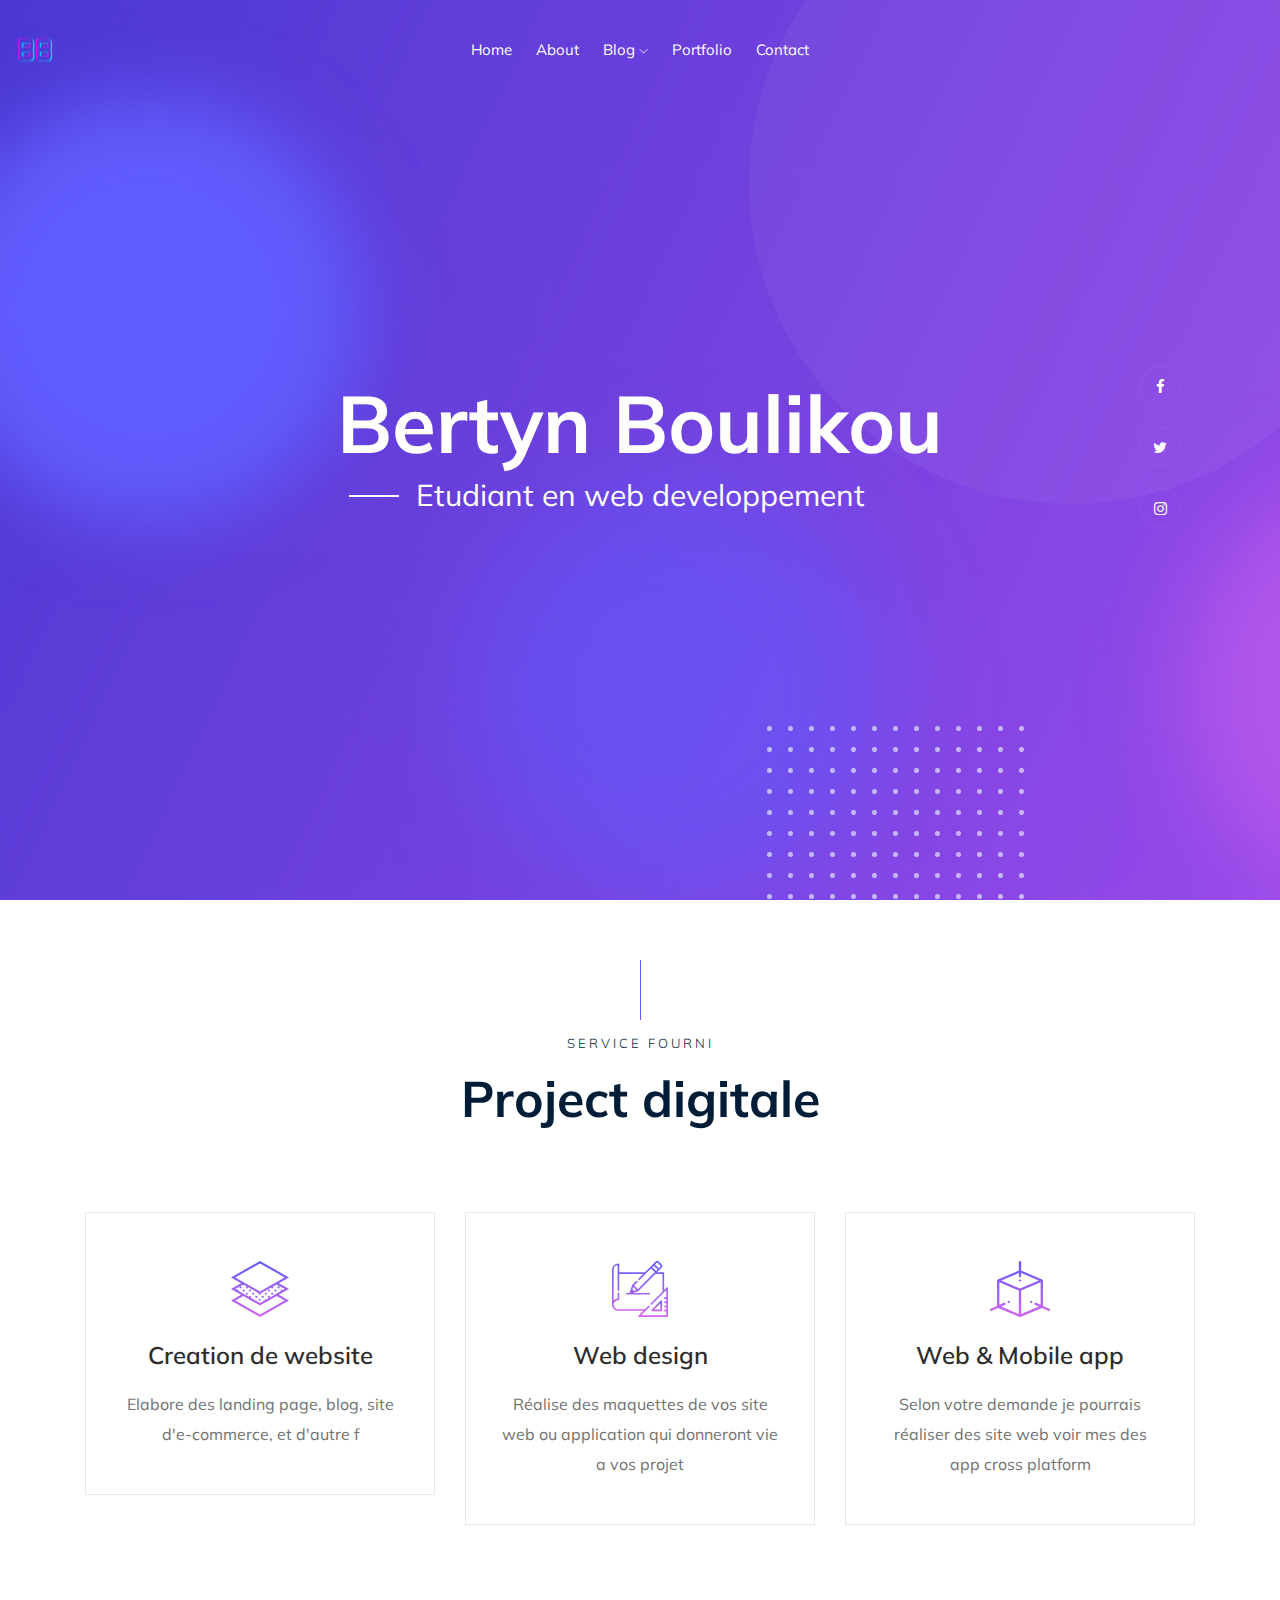
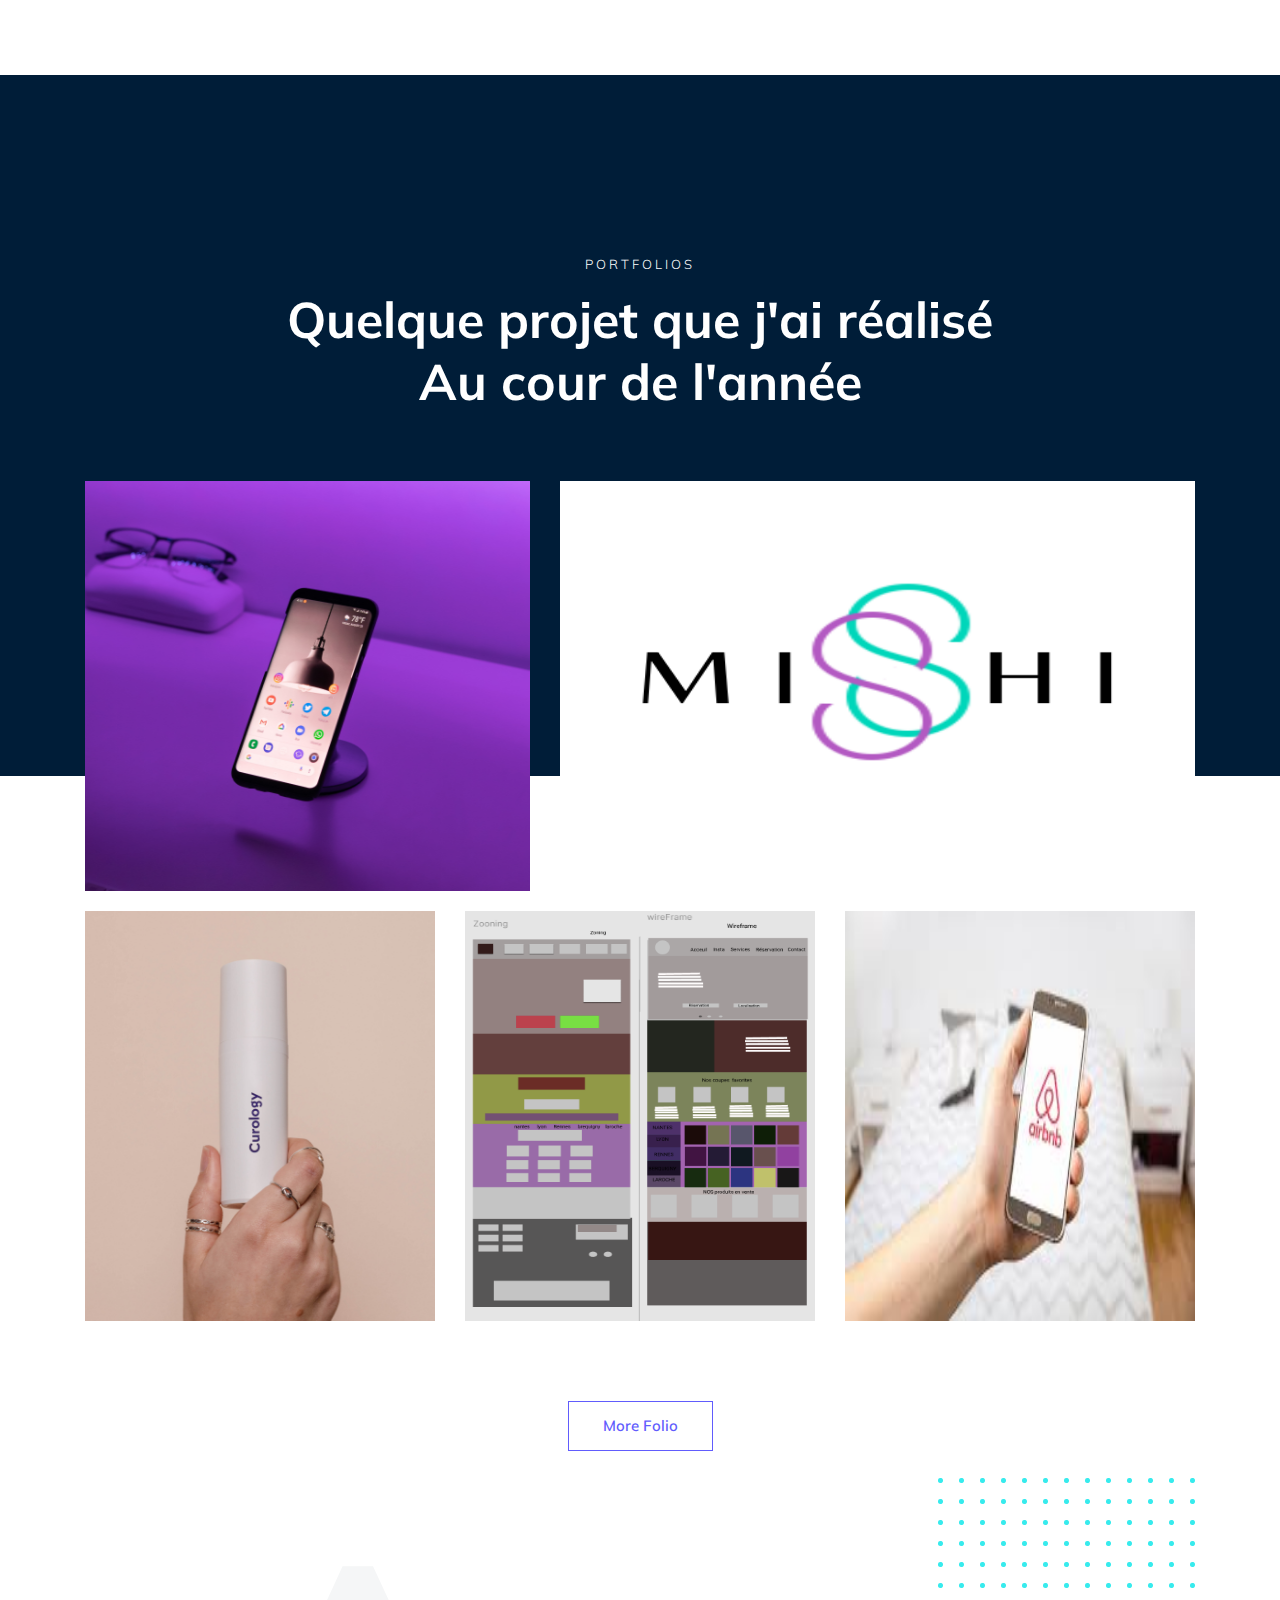
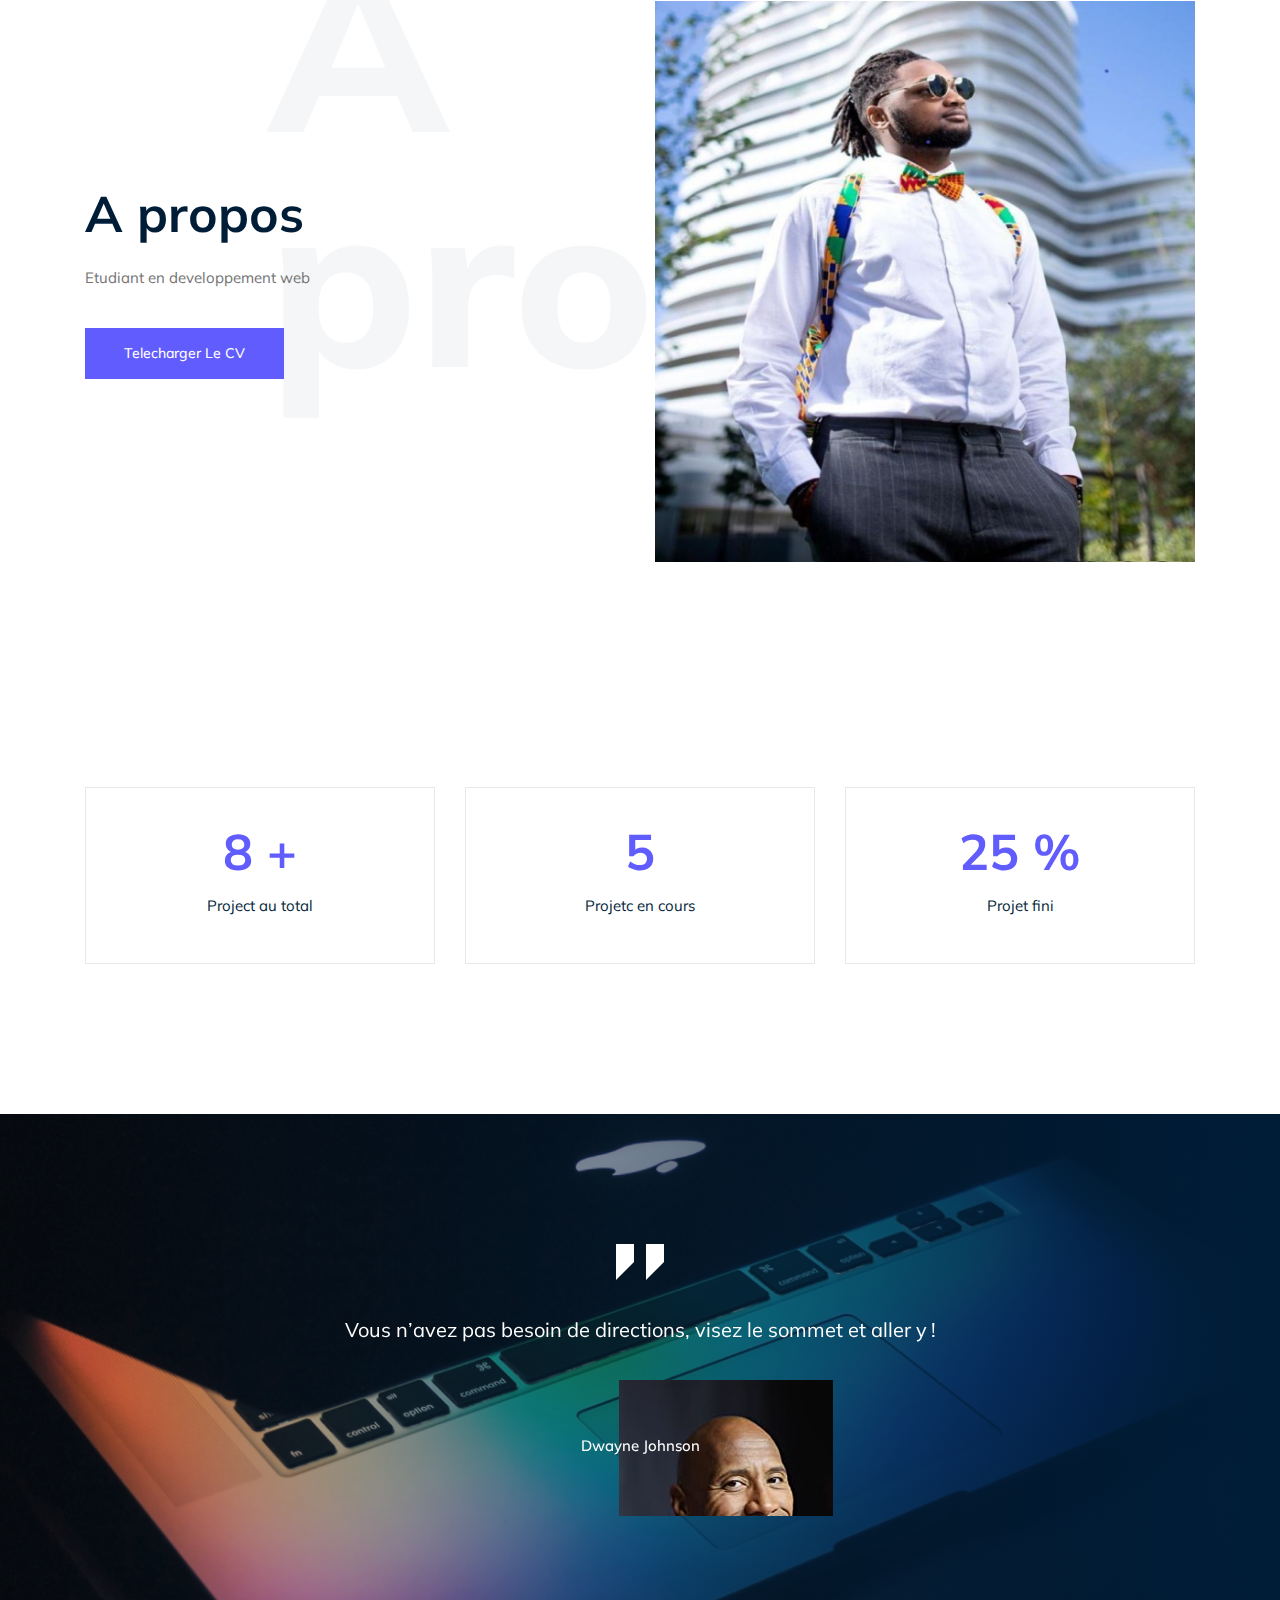
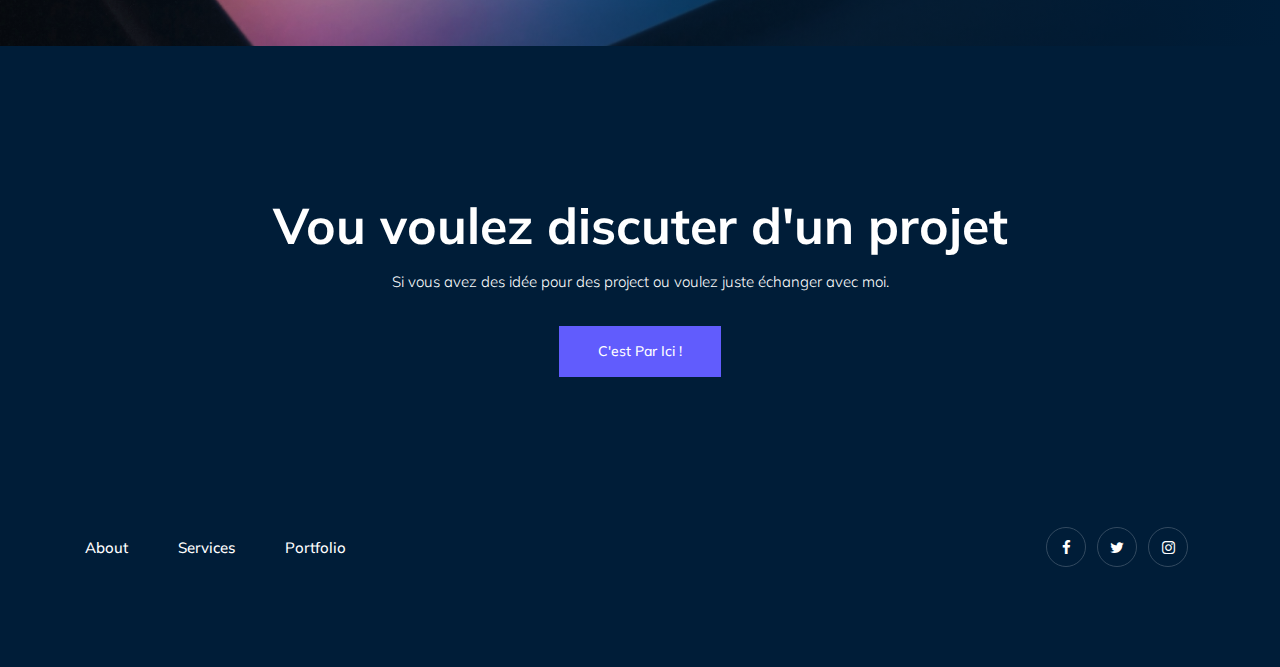
<file: index.html>
<!doctype html>
<html class="no-js" lang="zxx">

<head>
    <meta charset="utf-8">
    <meta http-equiv="x-ua-compatible" content="ie=edge">
    <title>Bertyn Portfolio</title>
    <meta name="description" content="">
    <meta name="viewport" content="width=device-width, initial-scale=1">

    <!-- <link rel="manifest" href="site.webmanifest"> -->
    <!-- Place favicon.ico in the root directory -->

    <!-- CSS here -->
    <link rel="stylesheet" href="css/bootstrap.min.css">
    <link rel="stylesheet" href="css/owl.carousel.min.css">
    <link rel="stylesheet" href="css/magnific-popup.css">
    <link rel="stylesheet" href="css/font-awesome.min.css">
    <link rel="stylesheet" href="css/themify-icons.css">
    <link rel="stylesheet" href="css/nice-select.css">
    <link rel="stylesheet" href="css/flaticon.css">
    <link rel="stylesheet" href="css/gijgo.css">
    <link rel="stylesheet" href="css/animate.min.css">
    <link rel="stylesheet" href="css/slick.css">
    <link rel="stylesheet" href="css/slicknav.css">
    <link rel="stylesheet" href="css/style.css">
    <!-- <link rel="stylesheet" href="css/responsive.css"> -->
</head>

<body>
    <!--[if lte IE 9]>
            <p class="browserupgrade">You are using an <strong>outdated</strong> browser. Please <a href="https://browsehappy.com/">upgrade your browser</a> to improve your experience and security.</p>
        <![endif]-->

    <!-- header-start -->
    <header>
        <div class="header-area ">
            <div id="sticky-header" class="main-header-area">
                <div class="container-fluid">
                    <div class="row align-items-center">
                        <div class="col-xl-3 col-lg-2">
                            <div class="logo">
                                <a href="index.html">
                                    <img src="img/banner/BBg.png" alt=""> 
                                </a>
                            </div>
                        </div>
                        <div class="col-xl-6 col-lg-7">
                            <div class="main-menu  d-none d-lg-block">
                                <nav>
                                    <ul id="navigation">
                                        <li><a class="active" href="index.html">home</a></li>
                                        <li><a href="about.html">About</a></li>
                                       <!--  <li><a href="services.html">Services</a></li> -->
                                        <li><a href="#">blog <i class="ti-angle-down"></i></a>
                                            <ul class="submenu">
                                                <li><a href="blog.html">blog</a></li>
                                                <li><a href="bilan.html">Dernier article</a></li>
                                            </ul>
                                        </li>
                                        <li><a href="portefolio">Portfolio <!-- <i class="ti-angle-down"> --></i></a>
                                        </li>
                                        <li><a href="contact.html">Contact</a></li>
                                    </ul>
                                </nav>
                            </div>
                        </div>
                        
                        <div class="col-12">
                            <div class="mobile_menu d-block d-lg-none"></div>
                        </div>
                    </div>
                </div>
                </div>
            </div>
        </div>
    </header>
    <!-- header-end -->

    <!-- slider_area_start -->
    <div class="slider_area">
        <div class="single_slider  d-flex align-items-center slider_bg_1">
            <div class="shap_pattern d-none d-lg-block">
                <img src="img/about/grid.png" alt="">
            </div>
            <div class="social_links">
                <ul>
                    <li><a href="https://www.facebook.com/helenbertyn.boulikoudamours"> <i class="fa fa-facebook"></i> </a></li>
                    <li><a href="https://www.twitter.com/boulibear"> <i class="fa fa-twitter"></i> </a></li>
                    <li><a href="https://www.instagram.com/bertyn.blk/"> <i class="fa fa-instagram"></i> </a></li>
                </ul>
            </div>
            <div class="container">
                <div class="row align-items-center">
                    <div class="col-xl-12">
                        <div class="slider_text text-center">
                            <h3>
                              Bertyn Boulikou
                            </h3>
                            <span>Etudiant en web developpement</span>
                        </div>
                    </div>
                </div>
            </div>
        </div>
    </div>
    <!-- slider_area_end -->

    <!-- service_area  -->
    <div class="service_area">
        <div class="container">
            <div class="row">
                <div class="col-xl-12">
                    <div class="section_title text-center mb-65">
                        <span>Service Fourni</span>
                        <h3>Project digitale </h3>
                    </div>
                </div>
            </div>
            <div class="row">
                <div class="col-xl-4 col-md-4">
                    <div class="single_service text-center">
                        <div class="icon">
                            <img src="img/svg_icon/1.svg" alt="">
                        </div>
                        <h3>Creation de website</h3>
                        <p>Elabore des landing page, blog, site d'e-commerce, et d'autre f</p>
                    </div>
                </div>
                <div class="col-xl-4 col-md-4">
                    <div class="single_service text-center">
                        <div class="icon">
                            <img src="img/svg_icon/2.svg" alt="">
                        </div>
                        <h3>Web design</h3>
                        <p>Réalise des maquettes de vos site web ou application qui donneront vie a vos projet </p>
                    </div>
                </div>
                <div class="col-xl-4 col-md-4">
                    <div class="single_service text-center">
                        <div class="icon">
                            <img src="img/svg_icon/3.svg" alt="">
                        </div>
                        <h3>Web & Mobile app</h3>
                        <p>Selon votre demande je pourrais réaliser des site web voir mes des app cross platform</p>
                    </div>
                </div>
            </div>
        </div>
    </div>
    <!--/ service_area  -->

    <!-- portfolio_area -->
    <div class="portfolio_area portfolio_bg_1">
        <div class="container">
            <div class="row">
                <div class="col-xl-12">
                    <div class="section_title white_text text-center">
                        <span>Portfolios</span>
                        <h3>Quelque projet que j'ai réalisé<br>
                                Au cour de l'année</h3>
                    </div>
                </div>
            </div>
        </div>
    </div>
    <!--/ portfolio_area -->

    <!-- portfolio_image_area  -->
    <div class="portfolio_image_area">
        <div class="container">
            <div class="row">
                <div class="col-xl-5 col-md-5">
                    <div class="single_Portfolio">
                        <div class="portfolio_thumb">
                            <img src="img/portfolio/1.png" alt="">
                        </div>
                        <a href="img/portfolio/1.png" class="popup popup-image"></a>
                        <div class="portfolio_hover">
                            <div class="title">
                                    <h3>Appli mobile TedX</h3>
                            </div>
                        </div>
                    </div>
                </div>
                <div class="col-xl-7 col-md-7">
                    <div class="single_Portfolio">
                        <div class="portfolio_thumb">
                            <img src="img/portfolio/Mishi Logo V1.png" alt="">
                        </div>
                        <a href="img/portfolio/2.png" class="popup popup-image"></a>
                        <div class="portfolio_hover">
                            <div class="title">
                                    <h3>Site d'e-commerce</h3>
                            </div>
                        </div>
                    </div>
                </div>
                <div class="col-xl-4 col-md-6 col-lg-4">
                    <div class="single_Portfolio">
                        <div class="portfolio_thumb">
                            <img src="img/portfolio/3.png" alt="">
                        </div>
                        <a href="img/portfolio/3.png" class="popup popup-image"></a>
                        <div class="portfolio_hover">
                            <div class="title">
                                    <h3>Product Design</h3>
                            </div>
                        </div>
                    </div>
                </div>
                <div class="col-xl-4 col-md-6 col-lg-4">
                    <div class="single_Portfolio">
                        <div class="portfolio_thumb">
                            <img src="img/portfolio/maquette2.png" alt="">
                        </div>
                        <a href="img/portfolio/4.png" class="popup popup-image"></a>
                        <div class="portfolio_hover">
                            <div class="title">
                                    <h3>Maquette de site web </h3>
                            </div>
                        </div>
                    </div>
                </div>
                <div class="col-xl-4 col-md-12 col-lg-4">
                    <div class="single_Portfolio">
                        <div class="portfolio_thumb">
                            <img src="img/portfolio/airbnblike.jpg" alt="">
                        </div>
                        <a href="img/portfolio/5.png" class="popup popup-image"></a>
                        <div class="portfolio_hover">
                            <div class="title">
                                    <h3> Site web Airbnblike</h3>
                            </div>
                        </div>
                    </div>
                </div>
            </div>
            <div class="row">
                <div class="col-xl-12">
                    <div class="more_portfolio text-center">
                        <a class="line_btn" href="#">More Folio</a>
                    </div>
                </div>
            </div>
        </div>
    </div>
    <!--/ portfolio_image_area  -->

    <!-- about_me  -->
    <div class="about_me">
        <div class="about_large_title d-none d-lg-block">
                A propos
        </div>
        <div class="container">
            <div class="row align-items-center">
                <div class="col-xl-6 col-md-6">
                    <div class="about_e_details">
                        <h3>A propos</h3>
                        <p>Etudiant en developpement web
                        </p>
                        <div class="download_cv">
                            <a class="boxed-btn3" href="cv\C.V job.pdf" download>Telecharger le CV</a>
                        </div>
                    </div>
                </div>
                <div class="col-xl-6 col-md-6">
                    <div class="about_img">
                        <div class="color_pattern d-none d-lg-block">
                            <img src="img/about/color_grid.png" alt="">
                        </div>
                        <div class="my_Pic">
                                <img src="img/about/pose.jpg" alt="">
                        </div>
                    </div>
                </div>
            </div>
        </div>
    </div>
    <!--/ about_me  -->

    <div class="counter_area">
        <div class="container">
            <div class="row">
                <div class="col-xl-4 col-md-4">
                    <div class="single_counter text-center">
                        <h3>
                            <span class="counter" >8 </span><span>+</span>
                        </h3>
                        <p>Project au total</p>
                    </div>
                </div>
                <div class="col-xl-4 col-md-4">
                    <div class="single_counter text-center">
                        <h3>
                            <span class="counter">5 </span>
                        </h3>
                        <p>Projetc en cours</p>
                    </div>
                </div>
                <div class="col-xl-4 col-md-4">
                    <div class="single_counter text-center">
                        <h3>
                            <span class="counter" >25 </span> <span>%</span>
                        </h3>
                        <p>Projet fini</p>
                    </div>
                </div>
            </div>
        </div>
    </div>
    <!-- testimonial_area  -->
    <div class="testimonial_area ">
            <div class="container">
               <div class="row">
                    <div class="col-xl-12">
                          <div class="testmonial_active owl-carousel">
                         <div class="single_carousel">
                                    <div class="single_testmonial text-center">
                                            <div class="quote">
                                                <img src="img/testmonial/quote.svg" alt="">
                                            </div>
                                            <p>Vous n’avez pas besoin de directions, visez le sommet et aller y ! </p>
                                            <div class="testmonial_author">
                                                <div class="thumb">
                                                        <img src="img/testmonial/dwayne.jpg" alt="">
                                                </div>
                                                <h3>Dwayne Johnson</h3>
                                              <!--   <span>Business Owner</span> -->
                                            </div>
                                        </div>
                            </div>
                               <div class="single_carousel">
                                    <div class="single_testmonial text-center">
                                            <div class="quote">
                                                <img src="img/testmonial/quote.svg" alt="">
                                            </div>
                                            <p>Pour gagner votre vie, apprenez à l’école.
                                                Pour gagner une fortune, apprenez par vous-même </p>
                                            <div class="testmonial_author">
                                                <div class="thumb">
                                                        <img src="img/testmonial/brian-tracy.jpg" alt="">
                                                </div>
                                                <h3>Brian Tracy</h3>
                                                <span>Business Owner</span>
                                            </div>
                                        </div>
                            </div>
                            <div class="single_carousel">
                                    <div class="single_testmonial text-center">
                                            <div class="quote">
                                                <img src="img/testmonial/quote.svg" alt="">
                                            </div>
                                            <p>Donec imperdiet congue orci consequat mattis. Donec rutrum porttitor <br> 
                                                    sollicitudin. Pellentesque id dolor tempor sapien feugiat ultrices nec sed neque.  <br>
                                                    Fusce ac mattis nulla. Morbi eget ornare dui. </p>
                                            <div class="testmonial_author">
                                                <div class="thumb">
                                                        <img src="img/testmonial/thumb.png" alt="">
                                                </div>
                                                <h3>Robert Thomson</h3>
                                                <span>Business Owner</span>
                                            </div>
                             </div>
                            </div>
                        </div>
                    </div> 
                </div>
            </div>
        </div>
        <!-- /testimonial_area  -->
    
    <div class="discuss_projects">
        <div class="container">
            <div class="row">
                <div class="col-xl-12">
                    <div class="project_text text-center">
                        <h3>Vou voulez discuter d'un projet</h3>
                        <p>Si vous avez des idée pour des project ou voulez juste échanger avec moi.</p>
                        <a class="boxed-btn3" href="contact.html">C'est par ici !</a>
                    </div>
                </div>
            </div>
        </div>
    </div>

    <!-- footer start -->
    <footer class="footer">
        <div class="footer_top">
            <div class="container">
                <div class="row align-items-center">
                    <div class="col-xl-6 col-md-6">
                        <div class="menu_links">
                            <ul>
                                <li><a href="#">About</a></li>
                                <li><a href="#">Services</a></li>
                                <li><a href="#">Portfolio</a></li>
                            </ul>
                        </div>
                    </div>
                    <div class="col-xl-6 col-md-6">
                        <div class="socail_links">
                            <ul>
                                <li><a href="#"> <i class="fa fa-facebook"></i> </a></li>
                                <li><a href="#"> <i class="fa fa-twitter"></i> </a></li>
                                <li><a href="#"> <i class="fa fa-instagram"></i> </a></li>
                            </ul>
                        </div>
                    </div>
                </div>
            </div>
        </div>
       
    </footer>
    <!--/ footer end  -->

    <!-- JS here -->
    <script src="js/vendor/modernizr-3.5.0.min.js"></script>
    <script src="js/vendor/jquery-1.12.4.min.js"></script>
    <script src="js/popper.min.js"></script>
    <script src="js/bootstrap.min.js"></script>
    <script src="js/owl.carousel.min.js"></script>
    <script src="js/isotope.pkgd.min.js"></script>
    <script src="js/ajax-form.js"></script>
    <script src="js/waypoints.min.js"></script>
    <script src="js/jquery.counterup.min.js"></script>
    <script src="js/imagesloaded.pkgd.min.js"></script>
    <script src="js/scrollIt.js"></script>
    <script src="js/jquery.scrollUp.min.js"></script>
    <script src="js/wow.min.js"></script>
    <script src="js/nice-select.min.js"></script>
    <script src="js/jquery.slicknav.min.js"></script>
    <script src="js/jquery.magnific-popup.min.js"></script>
    <script src="js/plugins.js"></script>
    <script src="js/gijgo.min.js"></script>

    <!--contact js-->
    <script src="js/contact.js"></script>
    <script src="js/jquery.ajaxchimp.min.js"></script>
    <script src="js/jquery.form.js"></script>
    <script src="js/jquery.validate.min.js"></script>
    <script src="js/mail-script.js"></script>

    <script src="js/main.js"></script>
</body>

</html>
</file>
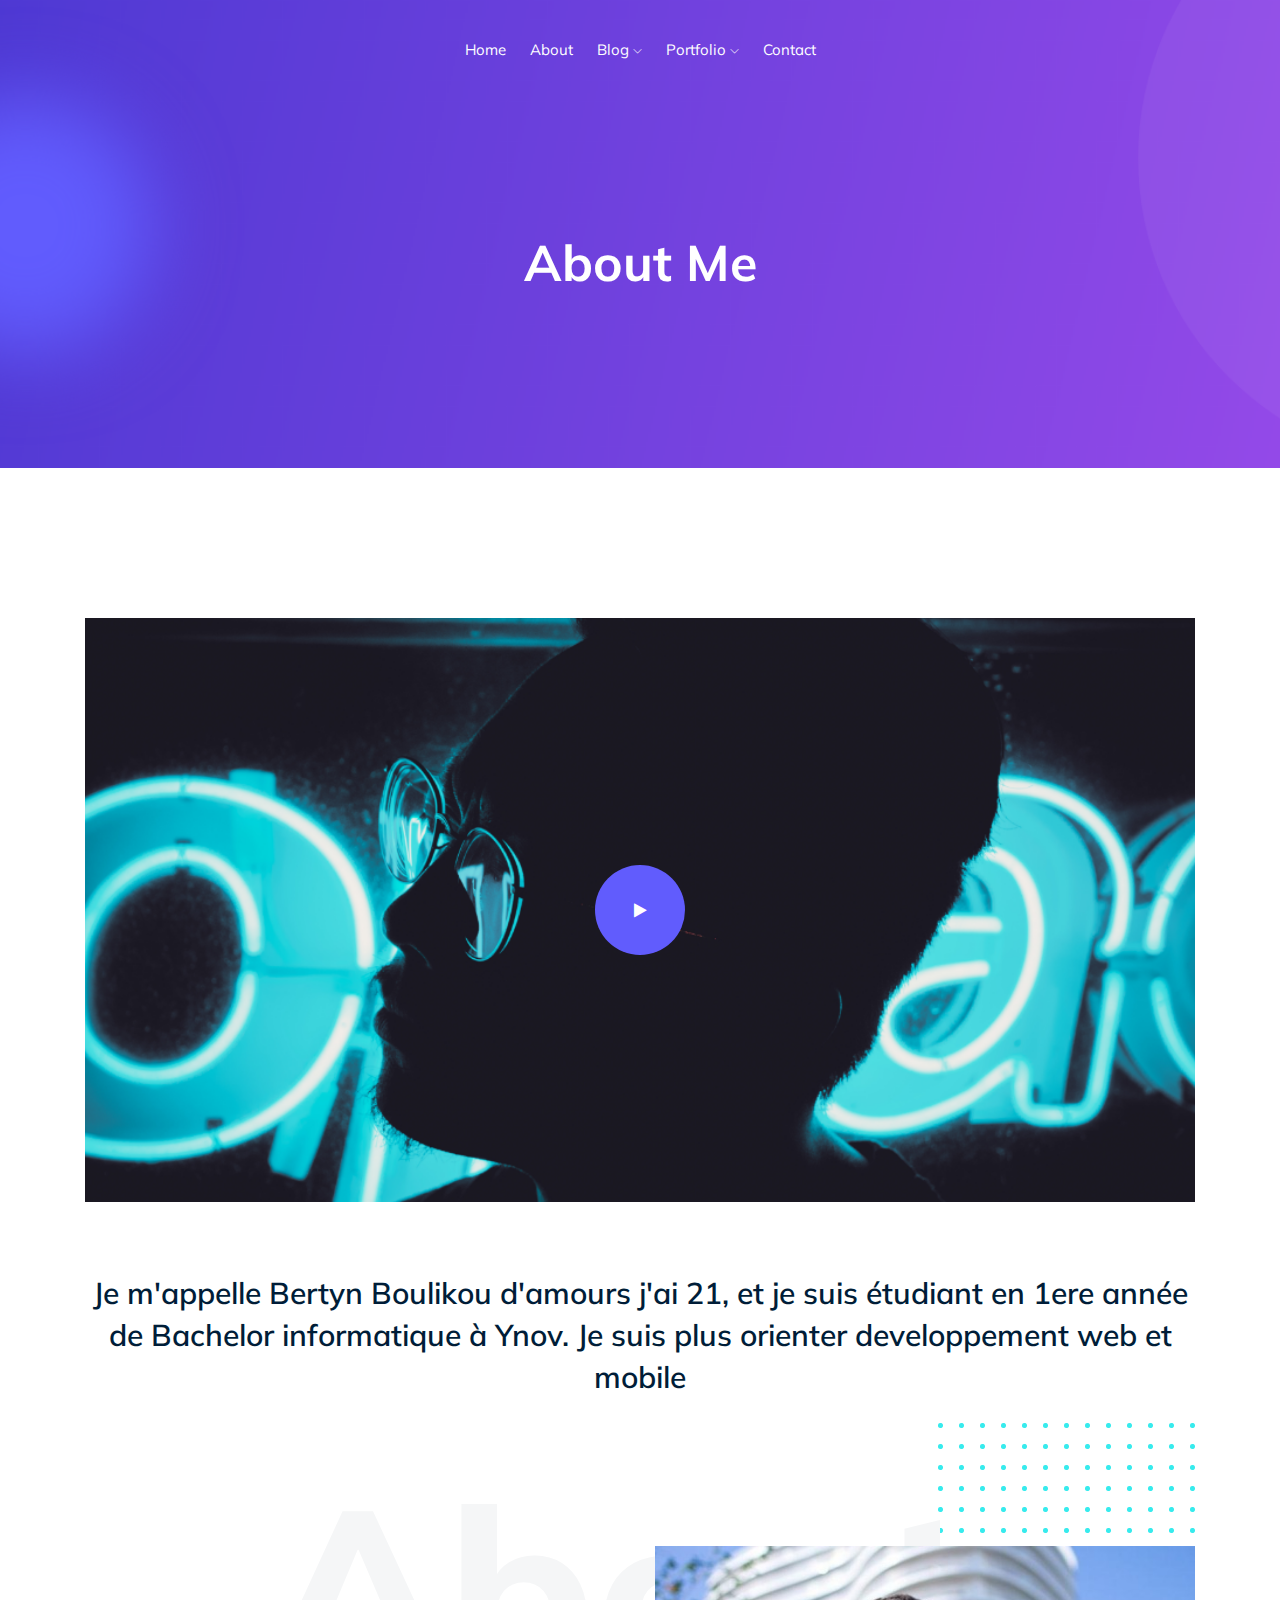
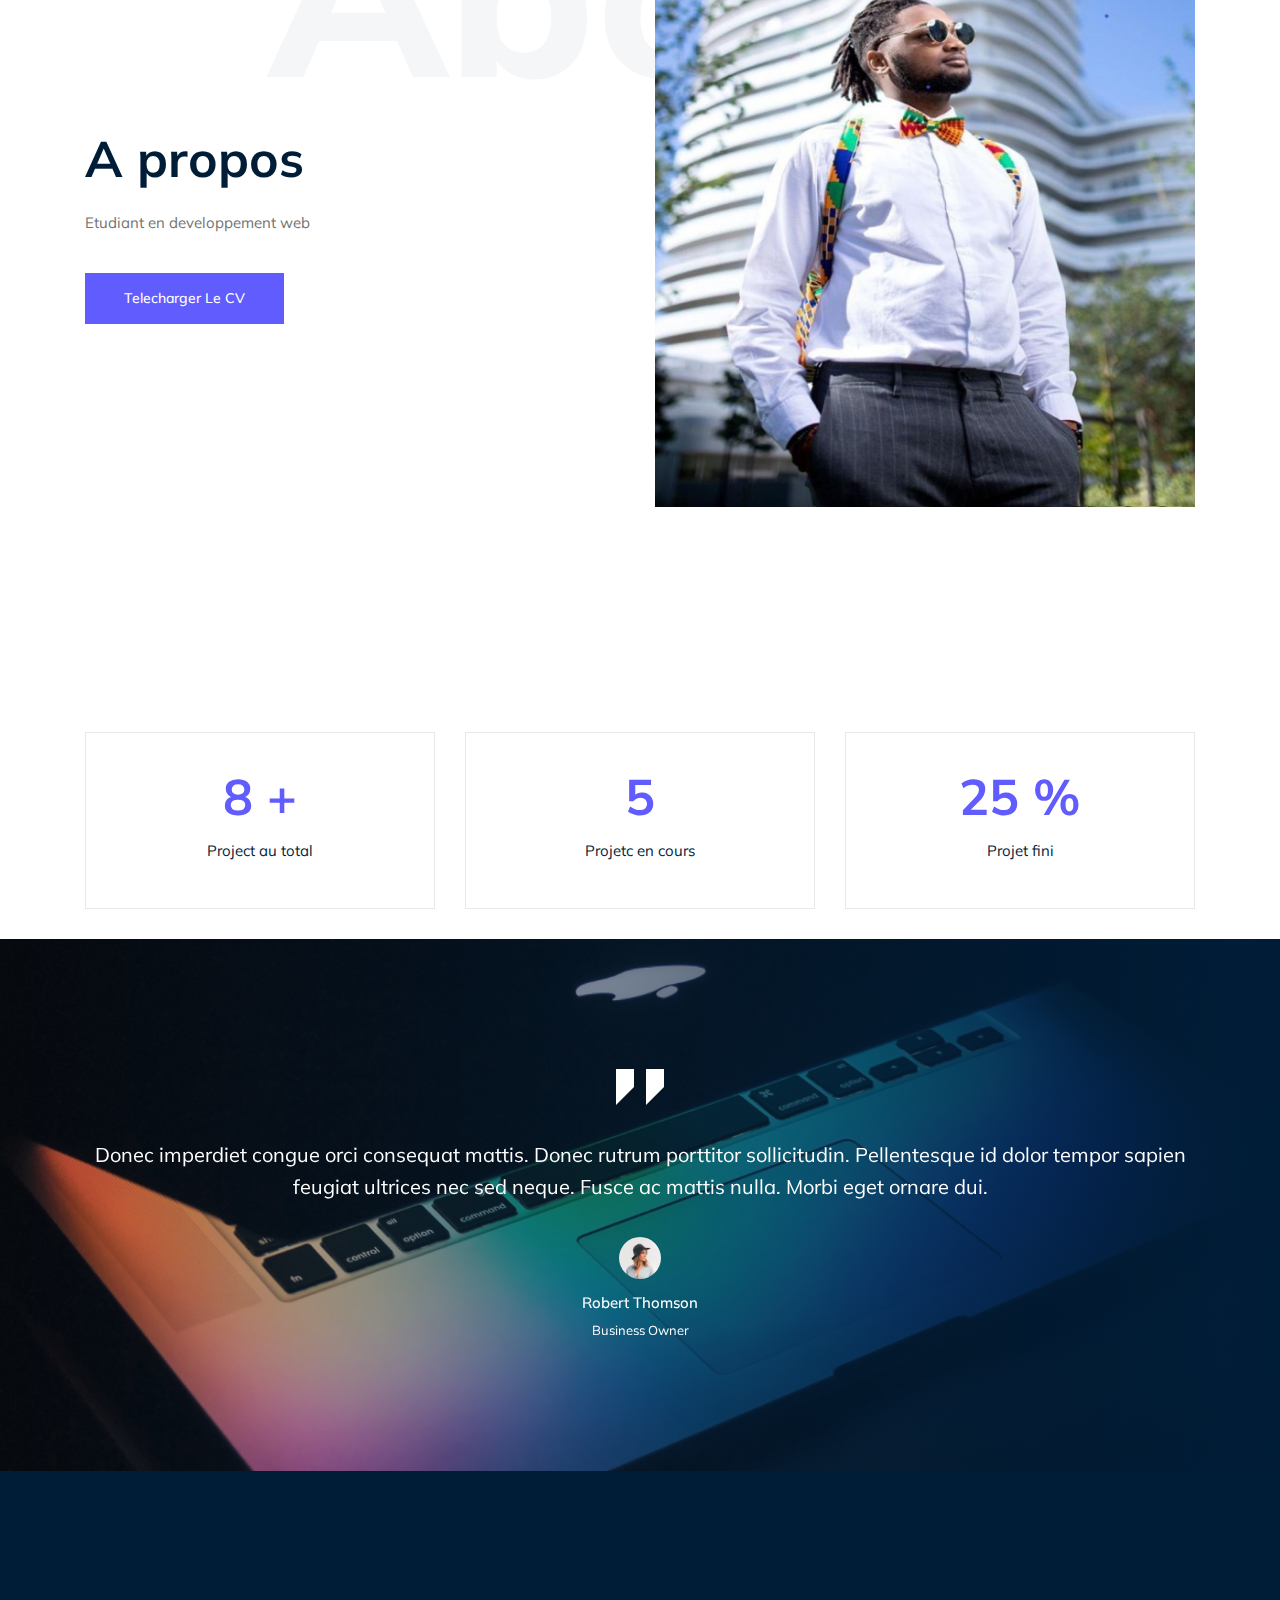
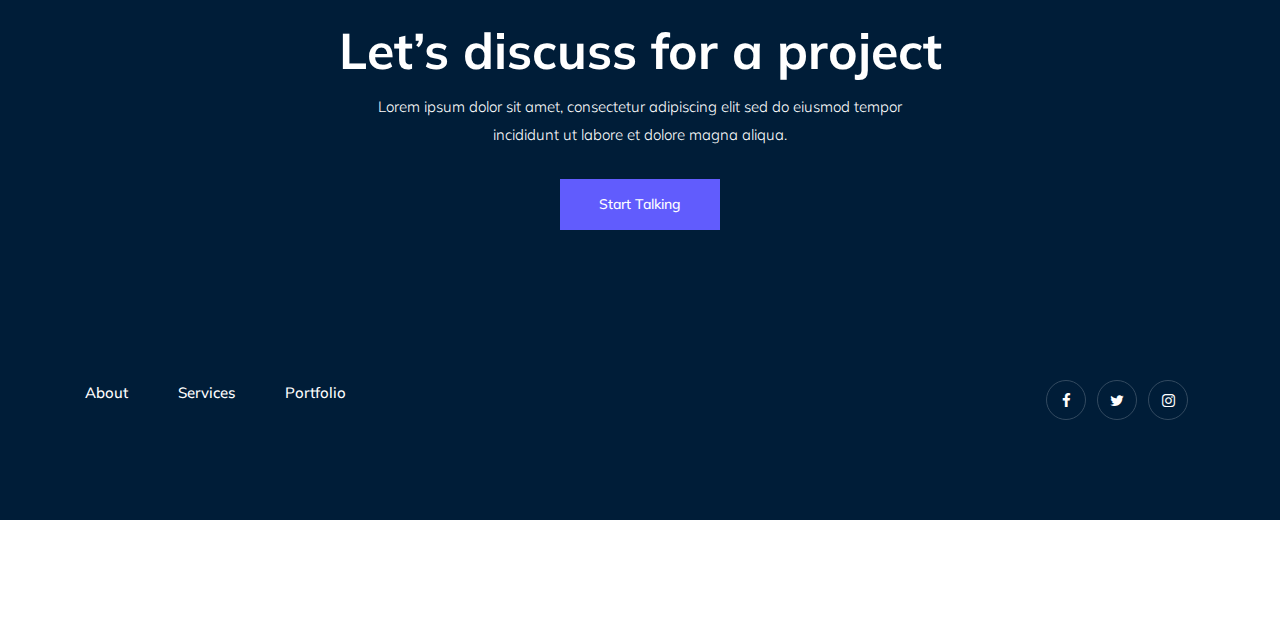
<file: about.html>
<!doctype html>
<html class="no-js" lang="zxx">

<head>
    <meta charset="utf-8">
    <meta http-equiv="x-ua-compatible" content="ie=edge">
    <title>Bertyn Portfolio</title>
    <meta name="description" content="">
    <meta name="viewport" content="width=device-width, initial-scale=1">

    <!-- <link rel="manifest" href="site.webmanifest"> -->
    <!-- Place favicon.ico in the root directory -->

    <!-- CSS here -->
    <link rel="stylesheet" href="css/bootstrap.min.css">
    <link rel="stylesheet" href="css/owl.carousel.min.css">
    <link rel="stylesheet" href="css/magnific-popup.css">
    <link rel="stylesheet" href="css/font-awesome.min.css">
    <link rel="stylesheet" href="css/themify-icons.css">
    <link rel="stylesheet" href="css/nice-select.css">
    <link rel="stylesheet" href="css/flaticon.css">
    <link rel="stylesheet" href="css/gijgo.css">
    <link rel="stylesheet" href="css/animate.min.css">
    <link rel="stylesheet" href="css/slick.css">
    <link rel="stylesheet" href="css/slicknav.css">
    <link rel="stylesheet" href="css/style.css">
    <!-- <link rel="stylesheet" href="css/responsive.css"> -->
</head>

<body>
    <!--[if lte IE 9]>
            <p class="browserupgrade">You are using an <strong>outdated</strong> browser. Please <a href="https://browsehappy.com/">upgrade your browser</a> to improve your experience and security.</p>
        <![endif]-->

    <!-- header-start -->
    <header>
        <div class="header-area ">
            <div id="sticky-header" class="main-header-area">
                <div class="container-fluid">
                    <div class="row align-items-center">
                        <div class="col-xl-3 col-lg-2">
                            <div class="logo">
                                <a href="index.html">
                                   <!--  <img src="img/logo.png" alt=""> -->
                                </a>
                            </div>
                        </div>
                        <div class="col-xl-6 col-lg-7">
                            <div class="main-menu  d-none d-lg-block">
                                <nav>
                                    <ul id="navigation">
                                        <li><a class="active" href="index.html">home</a></li>
                                        <li><a href="about.html">About</a></li>
                                       <!--  <li><a href="services.html">Services</a></li> -->
                                        <li><a href="#">blog <i class="ti-angle-down"></i></a>
                                            <ul class="submenu">
                                                <li><a href="blog.html">blog</a></li>
                                                <li><a href="bilan.html">last article</a></li>
                                            </ul>
                                        </li>
                                        <li><a href="#">Portfolio <i class="ti-angle-down"></i></a>
                                        </li>
                                        <li><a href="contact.html">Contact</a></li>
                                    </ul>
                                </nav>
                            </div>
                        </div>
                        
                        <div class="col-12">
                            <div class="mobile_menu d-block d-lg-none"></div>
                        </div>
                    </div>

                </div>
            </div>
        </div>
    </header>
    <!-- header-end -->

    <!-- bradcam_area  -->
    <div class="bradcam_area bradcam_bg_1">
        <div class="container">
            <div class="row">
                <div class="col-xl-12">
                    <div class="bradcam_text text-center">
                        <h3>About Me</h3>
                    </div>
                </div>
            </div>
        </div>
    </div>
    <!-- /bradcam_area  -->

    <div class="video_area">
        <div class="container">
            <div class="row">
                <div class="col-xl-12">
                    <div class="video_wrap">
                        <div class="thumb">
                            <img src="img/video/video_bg.png" alt="">
                            <div class="video_icon">
                                <a class="popup-video" href="https://www.youtube.com/watch?v=1Prw90PRiJE"> <i class="fa fa-play"></i> </a>
                            </div>
                        </div>
                        <div class="video_text text-center">
                            <p>Je m'appelle Bertyn Boulikou d'amours j'ai 21, et je suis étudiant en 1ere année de Bachelor informatique à Ynov.
                                Je suis plus orienter developpement web et mobile</p>
                        </div>
                    </div>
                </div>
            </div>
        </div>
    </div>


    <!-- about_me  -->
    <div class="about_me">
        <div class="about_large_title d-none d-lg-block">
                About
        </div>
        <div class="container">
            <div class="row align-items-center">
                <div class="col-xl-6 col-md-6">
                    <div class="about_e_details">
                        <h3>A propos</h3>
                        <p>Etudiant en developpement web</p>
                        <div class="download_cv">
                            <a class="boxed-btn3" href="cv\C.V job.pdf" download>Telecharger le CV</a>
                        </div>
                    </div>
                </div>
                <div class="col-xl-6 col-md-6">
                    <div class="about_img">
                        <div class="color_pattern d-none d-lg-block">
                            <img src="img/about/color_grid.png" alt="">
                        </div>
                        <div class="my_Pic">
                                <img src="img/about/pose.jpg" alt="">
                        </div>
                    </div>
                </div>
            </div>
        </div>
    </div>
    <!--/ about_me  -->

    <div class="counter_area">
        <div class="container">
            <div class="row">
                <div class="col-xl-4 col-md-4">
                    <div class="single_counter text-center">
                        <h3>
                            <span class="counter" >8 </span><span>+</span>
                        </h3>
                        <p>Project au total</p>
                    </div>
                </div>
                <div class="col-xl-4 col-md-4">
                    <div class="single_counter text-center">
                        <h3>
                            <span class="counter">5 </span>
                        </h3>
                        <p>Projetc en cours</p>
                    </div>
                </div>
                <div class="col-xl-4 col-md-4">
                    <div class="single_counter text-center">
                        <h3>
                            <span class="counter" >25 </span> <span>%</span>
                        </h3>
                        <p>Projet fini</p>
                    </div>
                </div>
            </div>
    </div>
    <!-- testimonial_area  -->
    <div class="testimonial_area ">
            <div class="container">
                <div class="row">
                    <div class="col-xl-12">
                        <div class="testmonial_active owl-carousel">
                            <div class="single_carousel">
                                    <div class="single_testmonial text-center">
                                            <div class="quote">
                                                <img src="img/testmonial/quote.svg" alt="">
                                            </div>
                                            <p>Donec imperdiet congue orci consequat mattis. Donec rutrum porttitor <br> 
                                                    sollicitudin. Pellentesque id dolor tempor sapien feugiat ultrices nec sed neque.  <br>
                                                    Fusce ac mattis nulla. Morbi eget ornare dui. </p>
                                            <div class="testmonial_author">
                                                <div class="thumb">
                                                        <img src="img/testmonial/thumb.png" alt="">
                                                </div>
                                                <h3>Robert Thomson</h3>
                                                <span>Business Owner</span>
                                            </div>
                                        </div>
                            </div>
                            <div class="single_carousel">
                                    <div class="single_testmonial text-center">
                                            <div class="quote">
                                                <img src="img/testmonial/quote.svg" alt="">
                                            </div>
                                            <p>Donec imperdiet congue orci consequat mattis. Donec rutrum porttitor <br> 
                                                    sollicitudin. Pellentesque id dolor tempor sapien feugiat ultrices nec sed neque.  <br>
                                                    Fusce ac mattis nulla. Morbi eget ornare dui. </p>
                                            <div class="testmonial_author">
                                                <div class="thumb">
                                                        <img src="img/testmonial/thumb.png" alt="">
                                                </div>
                                                <h3>Robert Thomson</h3>
                                                <span>Business Owner</span>
                                            </div>
                                        </div>
                            </div>
                            <div class="single_carousel">
                                    <div class="single_testmonial text-center">
                                            <div class="quote">
                                                <img src="img/testmonial/quote.svg" alt="">
                                            </div>
                                            <p>Donec imperdiet congue orci consequat mattis. Donec rutrum porttitor <br> 
                                                    sollicitudin. Pellentesque id dolor tempor sapien feugiat ultrices nec sed neque.  <br>
                                                    Fusce ac mattis nulla. Morbi eget ornare dui. </p>
                                            <div class="testmonial_author">
                                                <div class="thumb">
                                                        <img src="img/testmonial/thumb.png" alt="">
                                                </div>
                                                <h3>Robert Thomson</h3>
                                                <span>Business Owner</span>
                                            </div>
                                        </div>
                            </div>
                        </div>
                    </div>
                </div>
            </div>
        </div>
        <!-- /testimonial_area  -->
    
    <div class="discuss_projects">
        <div class="container">
            <div class="row">
                <div class="col-xl-12">
                    <div class="project_text text-center">
                        <h3>Let’s discuss for a project</h3>
                        <p>Lorem ipsum dolor sit amet, consectetur adipiscing elit sed do eiusmod tempor <br> incididunt ut labore et dolore magna aliqua.</p>
                        <a class="boxed-btn3" href="#">Start Talking</a>
                    </div>
                </div>
            </div>
        </div>
    </div>

    <!-- footer start -->
    <footer class="footer">
        <div class="footer_top">
            <div class="container">
                <div class="row">
                    <div class="col-xl-6 col-md-6">
                        <div class="menu_links">
                            <ul>
                                <li><a href="#">About</a></li>
                                <li><a href="#">Services</a></li>
                                <li><a href="#">Portfolio</a></li>
                            </ul>
                        </div>
                    </div>
                    <div class="col-xl-6 col-md-6">
                        <div class="socail_links">
                            <ul>
                                <li><a href="https://www.facebook.com/helenbertyn.boulikoudamours"> <i class="fa fa-facebook"></i> </a></li>
                                <li><a href="https://www.twitter.com/boulibear"> <i class="fa fa-twitter"></i> </a></li>
                                <li><a href="https://www.instagram.com/bertyn.blk/"> <i class="fa fa-instagram"></i> </a></li>
                                
                            </ul>
                        </div>
                    </div>
                </div>
            </div>
        </div>
        
    </footer>
    <!--/ footer end  -->

    <!-- JS here -->
    <script src="js/vendor/modernizr-3.5.0.min.js"></script>
    <script src="js/vendor/jquery-1.12.4.min.js"></script>
    <script src="js/popper.min.js"></script>
    <script src="js/bootstrap.min.js"></script>
    <script src="js/owl.carousel.min.js"></script>
    <script src="js/isotope.pkgd.min.js"></script>
    <script src="js/ajax-form.js"></script>
    <script src="js/waypoints.min.js"></script>
    <script src="js/jquery.counterup.min.js"></script>
    <script src="js/imagesloaded.pkgd.min.js"></script>
    <script src="js/scrollIt.js"></script>
    <script src="js/jquery.scrollUp.min.js"></script>
    <script src="js/wow.min.js"></script>
    <script src="js/nice-select.min.js"></script>
    <script src="js/jquery.slicknav.min.js"></script>
    <script src="js/jquery.magnific-popup.min.js"></script>
    <script src="js/plugins.js"></script>
    <script src="js/gijgo.min.js"></script>

    <!--contact js-->
    <script src="js/contact.js"></script>
    <script src="js/jquery.ajaxchimp.min.js"></script>
    <script src="js/jquery.form.js"></script>
    <script src="js/jquery.validate.min.js"></script>
    <script src="js/mail-script.js"></script>

    <script src="js/main.js"></script>
</body>

</html>
</file>
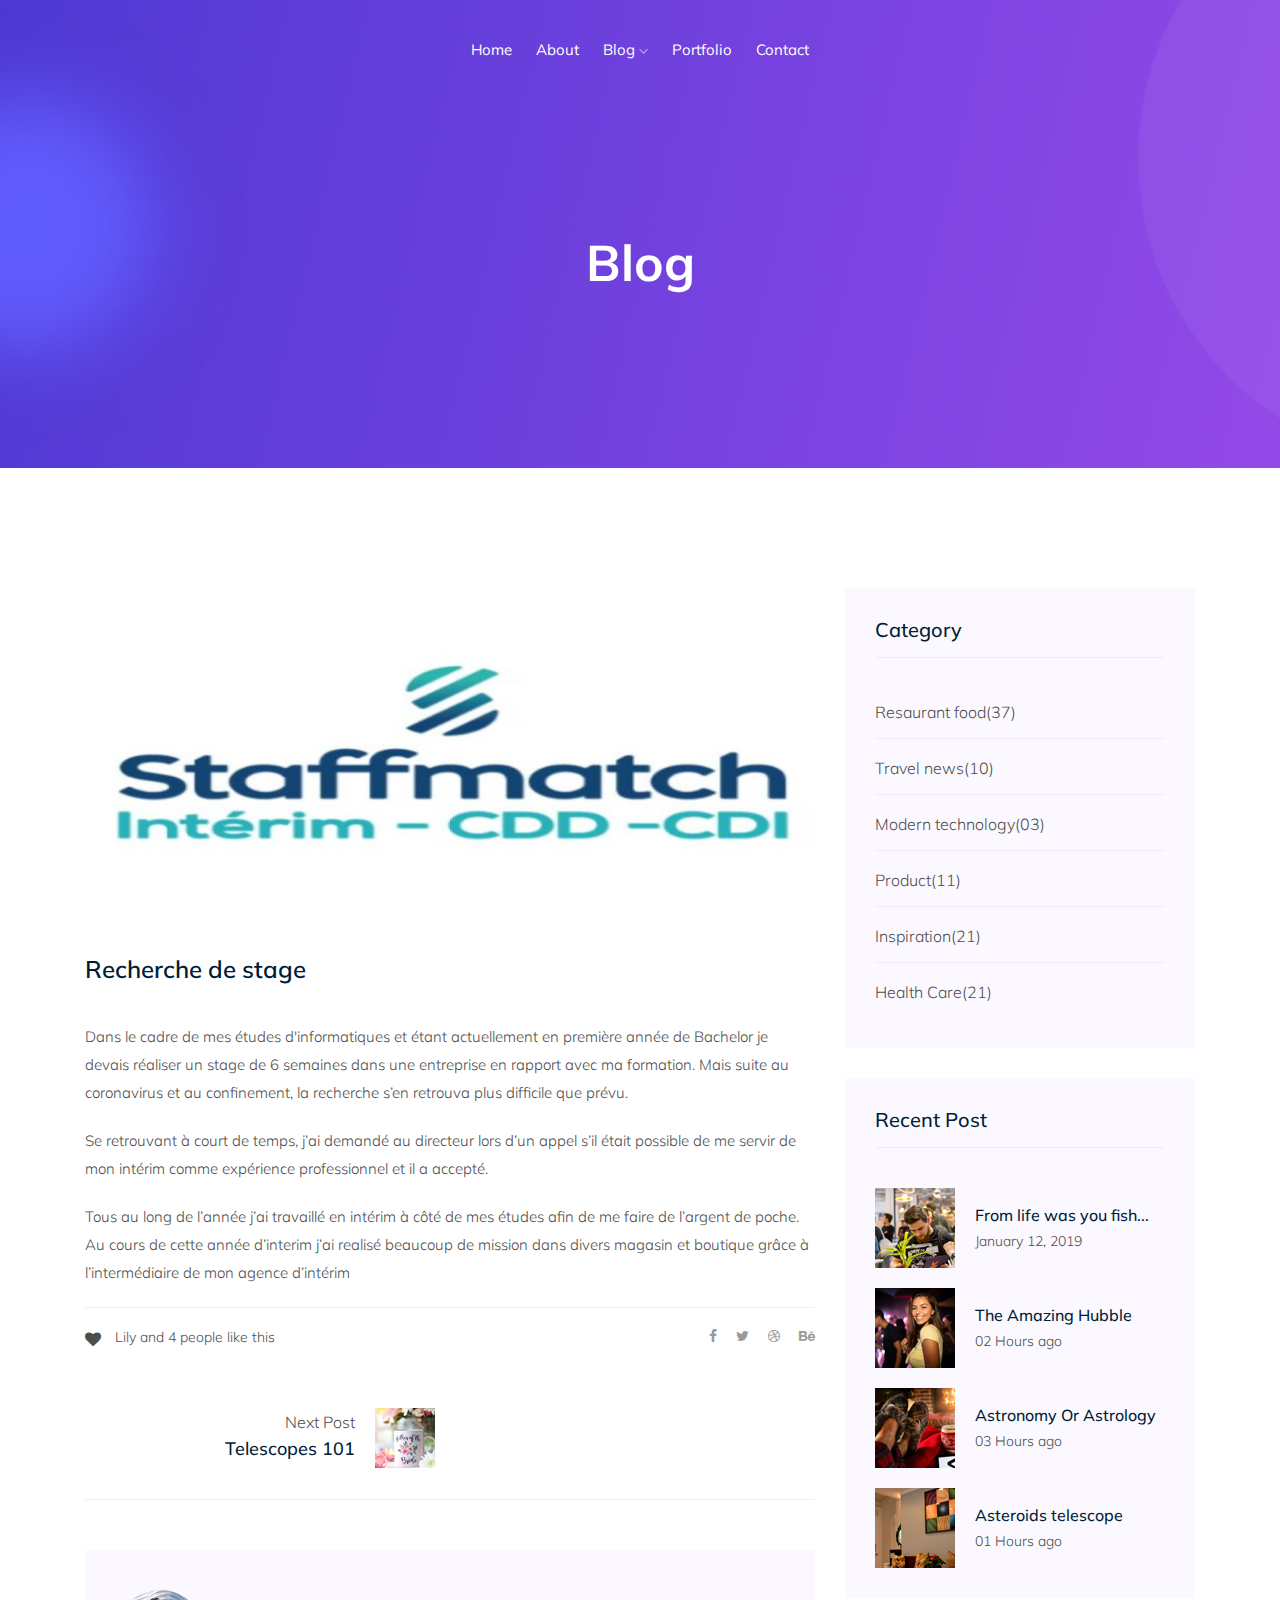
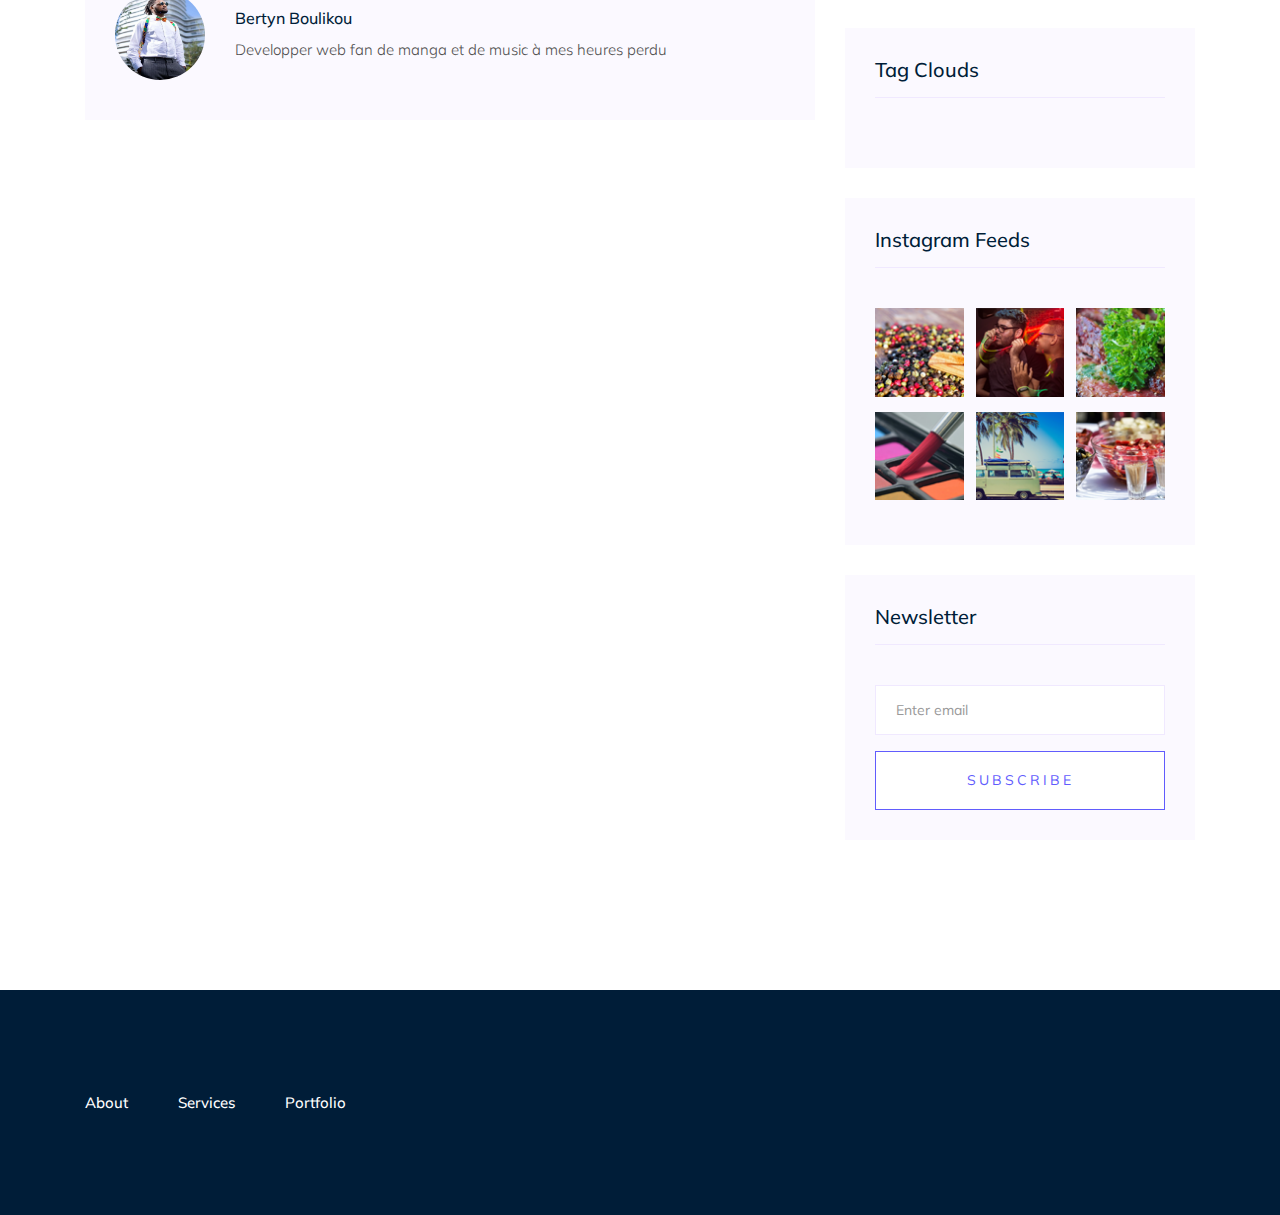
<file: article1.html>
<!doctype html>
<html class="no-js" lang="zxx">

<head>
   <meta charset="utf-8">
   <meta http-equiv="x-ua-compatible" content="ie=edge">
   <title>Bertyn Boulikou</title>
   <meta name="description" content="">
   <meta name="viewport" content="width=device-width, initial-scale=1">

   <!-- <link rel="manifest" href="site.webmanifest"> -->
   <!-- Place favicon.ico in the root directory -->

   <!-- CSS here -->
   <link rel="stylesheet" href="css/bootstrap.min.css">
   <link rel="stylesheet" href="css/owl.carousel.min.css">
   <link rel="stylesheet" href="css/magnific-popup.css">
   <link rel="stylesheet" href="css/font-awesome.min.css">
   <link rel="stylesheet" href="css/themify-icons.css">
   <link rel="stylesheet" href="css/nice-select.css">
   <link rel="stylesheet" href="css/flaticon.css">
   <link rel="stylesheet" href="css/gijgo.css">
   <link rel="stylesheet" href="css/animate.min.css">
   <link rel="stylesheet" href="css/slicknav.css">
   <link rel="stylesheet" href="css/style.css">
   <!-- <link rel="stylesheet" href="css/responsive.css"> -->
</head>

<body>
   <!--[if lte IE 9]>
            <p class="browserupgrade">You are using an <strong>outdated</strong> browser. Please <a href="https://browsehappy.com/">upgrade your browser</a> to improve your experience and security.</p>
        <![endif]-->
    <!-- header-start -->
    <header>
      <div class="header-area ">
          <div id="sticky-header" class="main-header-area">
              <div class="container-fluid">
                  <div class="row align-items-center">
                      <div class="col-xl-3 col-lg-2">
                          <div class="logo">
                              <a href="index.html">
                                 <!--  <img src="img/logo.png" alt=""> -->
                              </a>
                          </div>
                      </div>
                      <div class="col-xl-6 col-lg-7">
                          <div class="main-menu  d-none d-lg-block">
                              <nav>
                                  <ul id="navigation">
                                      <li><a class="active" href="index.html">home</a></li>
                                      <li><a href="about.html">About</a></li>
                                     <!--  <li><a href="services.html">Services</a></li> -->
                                      <li><a href="#">blog <i class="ti-angle-down"></i></a>
                                          <ul class="submenu">
                                              <li><a href="blog.html">blog</a></li>
                                              <li><a href="bilan.html">last article</a></li>
                                          </ul>
                                      </li>
                                      <li><a href="#">Portfolio <!-- <i class="ti-angle-down"> --></i></a>
                                      </li>
                                      <li><a href="contact.html">Contact</a></li>
                                  </ul>
                              </nav>
                          </div>
                      </div>
                      
                      <div class="col-12">
                          <div class="mobile_menu d-block d-lg-none"></div>
                      </div>
                  </div>

              </div>
          </div>
      </div>
  </header>
     <!-- header-end -->
 
     <!-- bradcam_area  -->
     <div class="bradcam_area bradcam_bg_1">
         <div class="container">
             <div class="row">
                 <div class="col-xl-12">
                     <div class="bradcam_text text-center">
                         <h3>Blog</h3>
                     </div>
                 </div>
             </div>
         </div>
     </div>
     <!-- /bradcam_area  -->

   <!--================Blog Area =================-->
   <section class="blog_area single-post-area section-padding">
      <div class="container">
         <div class="row">
            <div class="col-lg-8 posts-list">
               <div class="single-post">
                  <div class="feature-img">
                     <img class="img-fluid" src="img/blog/staffmatch.jpg" alt="">
                  </div>
                  <div class="blog_details">
                     <h2>Recherche de stage
                     </h2>
                     <ul class="blog-info-link mt-3 mb-4">
                       <!--  <li><a href="#"><i class="fa fa-user"></i> Travel, Lifestyle</a></li>
                        <li><a href="#"><i class="fa fa-comments"></i> 03 Comments</a></li> -->
                     </ul>
                     <p class="excert">
                        Dans le cadre de mes études d'informatiques et étant actuellement en première année de Bachelor je devais réaliser un stage de 6 semaines dans une entreprise en rapport avec ma formation. Mais suite au coronavirus et au confinement, la recherche s’en retrouva plus difficile que prévu.
                     </p>
                     <p>
                        Se retrouvant à court de temps, j’ai demandé au directeur lors d’un appel s’il était possible de me servir de mon intérim comme expérience professionnel et il a accepté.
                     </p>
                   <!--   <div class="quote-wrapper">
                        <div class="quotes">
                           MCSE boot camps have its supporters and its detractors. Some people do not understand why you
                           should have to spend money on boot camp when you can get the MCSE study materials yourself at
                           a fraction of the camp price. However, who has the willpower to actually sit through a
                           self-imposed MCSE training.
                        </div>
                     </div> -->
                     <p>
                        Tous au long de l’année j’ai travaillé en intérim à côté de mes études afin de me faire de l’argent de poche. Au cours de cette année d’interim j’ai realisé beaucoup de mission dans divers magasin et boutique grâce à l’intermédiaire de mon agence d’intérim
                     </p>
                     
                  </div>
               </div>
               <div class="navigation-top">
                  <div class="d-sm-flex justify-content-between text-center">
                     <p class="like-info"><span class="align-middle"><i class="fa fa-heart"></i></span> Lily and 4
                        people like this</p>
                     <div class="col-sm-4 text-center my-2 my-sm-0">
                        <!-- <p class="comment-count"><span class="align-middle"><i class="fa fa-comment"></i></span> 06 Comments</p> -->
                     </div>
                     <ul class="social-icons">
                        <li><a href="#"><i class="fa fa-facebook-f"></i></a></li>
                        <li><a href="#"><i class="fa fa-twitter"></i></a></li>
                        <li><a href="#"><i class="fa fa-dribbble"></i></a></li>
                        <li><a href="#"><i class="fa fa-behance"></i></a></li>
                     </ul>
                  </div>
                  <div class="navigation-area">
                     <div class="row">
                        <!-- <div
                           class="col-lg-6 col-md-6 col-12 nav-left flex-row d-flex justify-content-start align-items-center">
                           <div class="thumb">
                              <a href="#">
                                 <img class="img-fluid" src="img/post/preview.png" alt="">
                              </a>
                           </div>
                           <div class="arrow">
                              <a href="#">
                                 <span class="lnr text-white ti-arrow-left"></span>
                              </a>
                           </div>
                           <div class="detials">
                              <p>Prev Post</p>
                              <a href="#">
                                 <h4>Space The Final Frontier</h4>
                              </a>
                           </div>
                        </div> -->
                        <div
                           class="col-lg-6 col-md-6 col-12 nav-right flex-row d-flex justify-content-end align-items-center">
                           <div class="detials">
                              <p>Next Post</p>
                              <a href="#">
                                 <h4>Telescopes 101</h4>
                              </a>
                           </div>
                           <div class="arrow">
                              <a href="#">
                                 <span class="lnr text-white ti-arrow-right"></span>
                              </a>
                           </div>
                           <div class="thumb">
                              <a href="#">
                                 <img class="img-fluid" src="img/post/next.png" alt="">
                              </a>
                           </div>
                        </div>
                     </div>
                  </div>
               </div>
               <div class="blog-author">
                  <div class="media align-items-center">
                     <img src="img/about/pose.jpg" alt="">
                     <div class="media-body">
                        <a href="#">
                           <h4>Bertyn Boulikou</h4>
                        </a>
                        <p>Developper web fan de manga et de music à mes heures perdu</p>
                     </div>
                  </div>
               </div>
              <!--  <div class="comments-area">
                  <h4>05 Comments</h4>
                  <div class="comment-list">
                     <div class="single-comment justify-content-between d-flex">
                        <div class="user justify-content-between d-flex">
                           <div class="thumb">
                              <img src="img/comment/comment_1.png" alt="">
                           </div>
                           <div class="desc">
                              <p class="comment">
                                 Multiply sea night grass fourth day sea lesser rule open subdue female fill which them
                                 Blessed, give fill lesser bearing multiply sea night grass fourth day sea lesser
                              </p>
                              <div class="d-flex justify-content-between">
                                 <div class="d-flex align-items-center">
                                    <h5>
                                       <a href="#">Emilly Blunt</a>
                                    </h5>
                                    <p class="date">December 4, 2017 at 3:12 pm </p>
                                 </div>
                                 <div class="reply-btn">
                                    <a href="#" class="btn-reply text-uppercase">reply</a>
                                 </div>
                              </div>
                           </div>
                        </div>
                     </div>
                  </div>
                  <div class="comment-list">
                     <div class="single-comment justify-content-between d-flex">
                        <div class="user justify-content-between d-flex">
                           <div class="thumb">
                              <img src="img/comment/comment_2.png" alt="">
                           </div>
                           <div class="desc">
                              <p class="comment">
                                 Multiply sea night grass fourth day sea lesser rule open subdue female fill which them
                                 Blessed, give fill lesser bearing multiply sea night grass fourth day sea lesser
                              </p>
                              <div class="d-flex justify-content-between">
                                 <div class="d-flex align-items-center">
                                    <h5>
                                       <a href="#">Emilly Blunt</a>
                                    </h5>
                                    <p class="date">December 4, 2017 at 3:12 pm </p>
                                 </div>
                                 <div class="reply-btn">
                                    <a href="#" class="btn-reply text-uppercase">reply</a>
                                 </div>
                              </div>
                           </div>
                        </div>
                     </div>
                  </div>
                  <div class="comment-list">
                     <div class="single-comment justify-content-between d-flex">
                        <div class="user justify-content-between d-flex">
                           <div class="thumb">
                              <img src="img/comment/comment_3.png" alt="">
                           </div>
                           <div class="desc">
                              <p class="comment">
                                 Multiply sea night grass fourth day sea lesser rule open subdue female fill which them
                                 Blessed, give fill lesser bearing multiply sea night grass fourth day sea lesser
                              </p>
                              <div class="d-flex justify-content-between">
                                 <div class="d-flex align-items-center">
                                    <h5>
                                       <a href="#">Emilly Blunt</a>
                                    </h5>
                                    <p class="date">December 4, 2017 at 3:12 pm </p>
                                 </div>
                                 <div class="reply-btn">
                                    <a href="#" class="btn-reply text-uppercase">reply</a>
                                 </div>
                              </div>
                           </div>
                        </div>
                     </div>
                  </div>
               </div>
               <div class="comment-form">
                  <h4>Leave a Reply</h4>
                  <form class="form-contact comment_form" action="#" id="commentForm">
                     <div class="row">
                        <div class="col-12">
                           <div class="form-group">
                              <textarea class="form-control w-100" name="comment" id="comment" cols="30" rows="9"
                                 placeholder="Write Comment"></textarea>
                           </div>
                        </div>
                        <div class="col-sm-6">
                           <div class="form-group">
                              <input class="form-control" name="name" id="name" type="text" placeholder="Name">
                           </div>
                        </div>
                        <div class="col-sm-6">
                           <div class="form-group">
                              <input class="form-control" name="email" id="email" type="email" placeholder="Email">
                           </div>
                        </div>
                        <div class="col-12">
                           <div class="form-group">
                              <input class="form-control" name="website" id="website" type="text" placeholder="Website">
                           </div>
                        </div>
                     </div>
                     <div class="form-group">
                        <button type="submit" class="button button-contactForm btn_1 boxed-btn">Send Message</button>
                     </div>
                  </form>
               </div> -->
            </div>
            <div class="col-lg-4">
               <div class="blog_right_sidebar">
                  <!-- <aside class="single_sidebar_widget search_widget">
                     <form action="#">
                        <div class="form-group">
                           <div class="input-group mb-3">
                              <input type="text" class="form-control" placeholder='Search Keyword'
                                 onfocus="this.placeholder = ''" onblur="this.placeholder = 'Search Keyword'">
                              <div class="input-group-append">
                                 <button class="btn" type="button"><i class="ti-search"></i></button>
                              </div>
                           </div>
                        </div>
                        <button class="button rounded-0 primary-bg text-white w-100 btn_1 boxed-btn"
                           type="submit">Search</button>
                     </form>
                  </aside> -->
                  <aside class="single_sidebar_widget post_category_widget">
                     <h4 class="widget_title">Category</h4>
                     <ul class="list cat-list">
                        <li>
                           <a href="#" class="d-flex">
                              <p>Resaurant food</p>
                              <p>(37)</p>
                           </a>
                        </li>
                        <li>
                           <a href="#" class="d-flex">
                              <p>Travel news</p>
                              <p>(10)</p>
                           </a>
                        </li>
                        <li>
                           <a href="#" class="d-flex">
                              <p>Modern technology</p>
                              <p>(03)</p>
                           </a>
                        </li>
                        <li>
                           <a href="#" class="d-flex">
                              <p>Product</p>
                              <p>(11)</p>
                           </a>
                        </li>
                        <li>
                           <a href="#" class="d-flex">
                              <p>Inspiration</p>
                              <p>(21)</p>
                           </a>
                        </li>
                        <li>
                           <a href="#" class="d-flex">
                              <p>Health Care</p>
                              <p>(21)</p>
                           </a>
                        </li>
                     </ul>
                  </aside>
                  <aside class="single_sidebar_widget popular_post_widget">
                     <h3 class="widget_title">Recent Post</h3>
                     <div class="media post_item">
                        <img src="img/post/post_1.png" alt="post">
                        <div class="media-body">
                           <a href="single-blog.html">
                              <h3>From life was you fish...</h3>
                           </a>
                           <p>January 12, 2019</p>
                        </div>
                     </div>
                     <div class="media post_item">
                        <img src="img/post/post_2.png" alt="post">
                        <div class="media-body">
                           <a href="single-blog.html">
                              <h3>The Amazing Hubble</h3>
                           </a>
                           <p>02 Hours ago</p>
                        </div>
                     </div>
                     <div class="media post_item">
                        <img src="img/post/post_3.png" alt="post">
                        <div class="media-body">
                           <a href="single-blog.html">
                              <h3>Astronomy Or Astrology</h3>
                           </a>
                           <p>03 Hours ago</p>
                        </div>
                     </div>
                     <div class="media post_item">
                        <img src="img/post/post_4.png" alt="post">
                        <div class="media-body">
                           <a href="single-blog.html">
                              <h3>Asteroids telescope</h3>
                           </a>
                           <p>01 Hours ago</p>
                        </div>
                     </div>
                  </aside>
                  <aside class="single_sidebar_widget tag_cloud_widget">
                     <h4 class="widget_title">Tag Clouds</h4>
                   <!--   <ul class="list">
                        <li>
                           <a href="#">project</a>
                        </li>
                        <li>
                           <a href="#">love</a>
                        </li>
                        <li>
                           <a href="#">technology</a>
                        </li>
                        <li>
                           <a href="#">travel</a>
                        </li>
                        <li>
                           <a href="#">restaurant</a>
                        </li>
                        <li>
                           <a href="#">life style</a>
                        </li>
                        <li>
                           <a href="#">design</a>
                        </li>
                        <li>
                           <a href="#">illustration</a>
                        </li>
                     </ul> -->
                  </aside>
                  <aside class="single_sidebar_widget instagram_feeds">
                     <h4 class="widget_title">Instagram Feeds</h4>
                     <ul class="instagram_row flex-wrap">
                        <li>
                           <a href="#">
                              <img class="img-fluid" src="img/post/post_5.png" alt="">
                           </a>
                        </li>
                        <li>
                           <a href="#">
                              <img class="img-fluid" src="img/post/post_6.png" alt="">
                           </a>
                        </li>
                        <li>
                           <a href="#">
                              <img class="img-fluid" src="img/post/post_7.png" alt="">
                           </a>
                        </li>
                        <li>
                           <a href="#">
                              <img class="img-fluid" src="img/post/post_8.png" alt="">
                           </a>
                        </li>
                        <li>
                           <a href="#">
                              <img class="img-fluid" src="img/post/post_9.png" alt="">
                           </a>
                        </li>
                        <li>
                           <a href="#">
                              <img class="img-fluid" src="img/post/post_10.png" alt="">
                           </a>
                        </li>
                     </ul>
                  </aside>
                  <aside class="single_sidebar_widget newsletter_widget">
                     <h4 class="widget_title">Newsletter</h4>
                     <form action="#">
                        <div class="form-group">
                           <input type="email" class="form-control" onfocus="this.placeholder = ''"
                              onblur="this.placeholder = 'Enter email'" placeholder='Enter email' required>
                        </div>
                        <button class="button rounded-0 primary-bg text-white w-100 btn_1 boxed-btn"
                           type="submit">Subscribe</button>
                     </form>
                  </aside>
               </div>
            </div>
         </div>
      </div>
   </section>
   <!--================ Blog Area end =================-->

 
     <!-- footer start -->
     <footer class="footer">
         <div class="footer_top">
             <div class="container">
                 <div class="row align-items-center">
                     <div class="col-xl-6 col-md-6">
                         <div class="menu_links">
                             <ul>
                                 <li><a href="#">About</a></li>
                                 <li><a href="#">Services</a></li>
                                 <li><a href="#">Portfolio</a></li>
                             </ul>
                         </div>
                     </div>
                     <div class="col-xl-6 col-md-6">
                         <!-- <div class="socail_links">
                             <ul>
                                 <li><a href="#"> <i class="fa fa-facebook"></i> </a></li>
                                 <li><a href="#"> <i class="fa fa-twitter"></i> </a></li>
                                 <li><a href="#"> <i class="fa fa-instagram"></i> </a></li>
                                 <li><a href="#"> <i class="fa fa-google-plus"></i> </a></li>
                             </ul>
                         </div> -->
                     </div>
                 </div>
             </div>
         </div>
         
     </footer>
     <!--/ footer end  -->


   <!-- JS here -->
   <script src="js/vendor/modernizr-3.5.0.min.js"></script>
   <script src="js/vendor/jquery-1.12.4.min.js"></script>
   <script src="js/popper.min.js"></script>
   <script src="js/bootstrap.min.js"></script>
   <script src="js/owl.carousel.min.js"></script>
   <script src="js/isotope.pkgd.min.js"></script>
   <script src="js/ajax-form.js"></script>
   <script src="js/waypoints.min.js"></script>
   <script src="js/jquery.counterup.min.js"></script>
   <script src="js/imagesloaded.pkgd.min.js"></script>
   <script src="js/scrollIt.js"></script>
   <script src="js/jquery.scrollUp.min.js"></script>
   <script src="js/wow.min.js"></script>
   <script src="js/nice-select.min.js"></script>
   <script src="js/jquery.slicknav.min.js"></script>
   <script src="js/jquery.magnific-popup.min.js"></script>
   <script src="js/plugins.js"></script>
   <script src="js/gijgo.min.js"></script>

   <!--contact js-->
   <script src="js/contact.js"></script>
   <script src="js/jquery.ajaxchimp.min.js"></script>
   <script src="js/jquery.form.js"></script>
   <script src="js/jquery.validate.min.js"></script>
   <script src="js/mail-script.js"></script>

   <script src="js/main.js"></script>
</body>

</html>
</file>
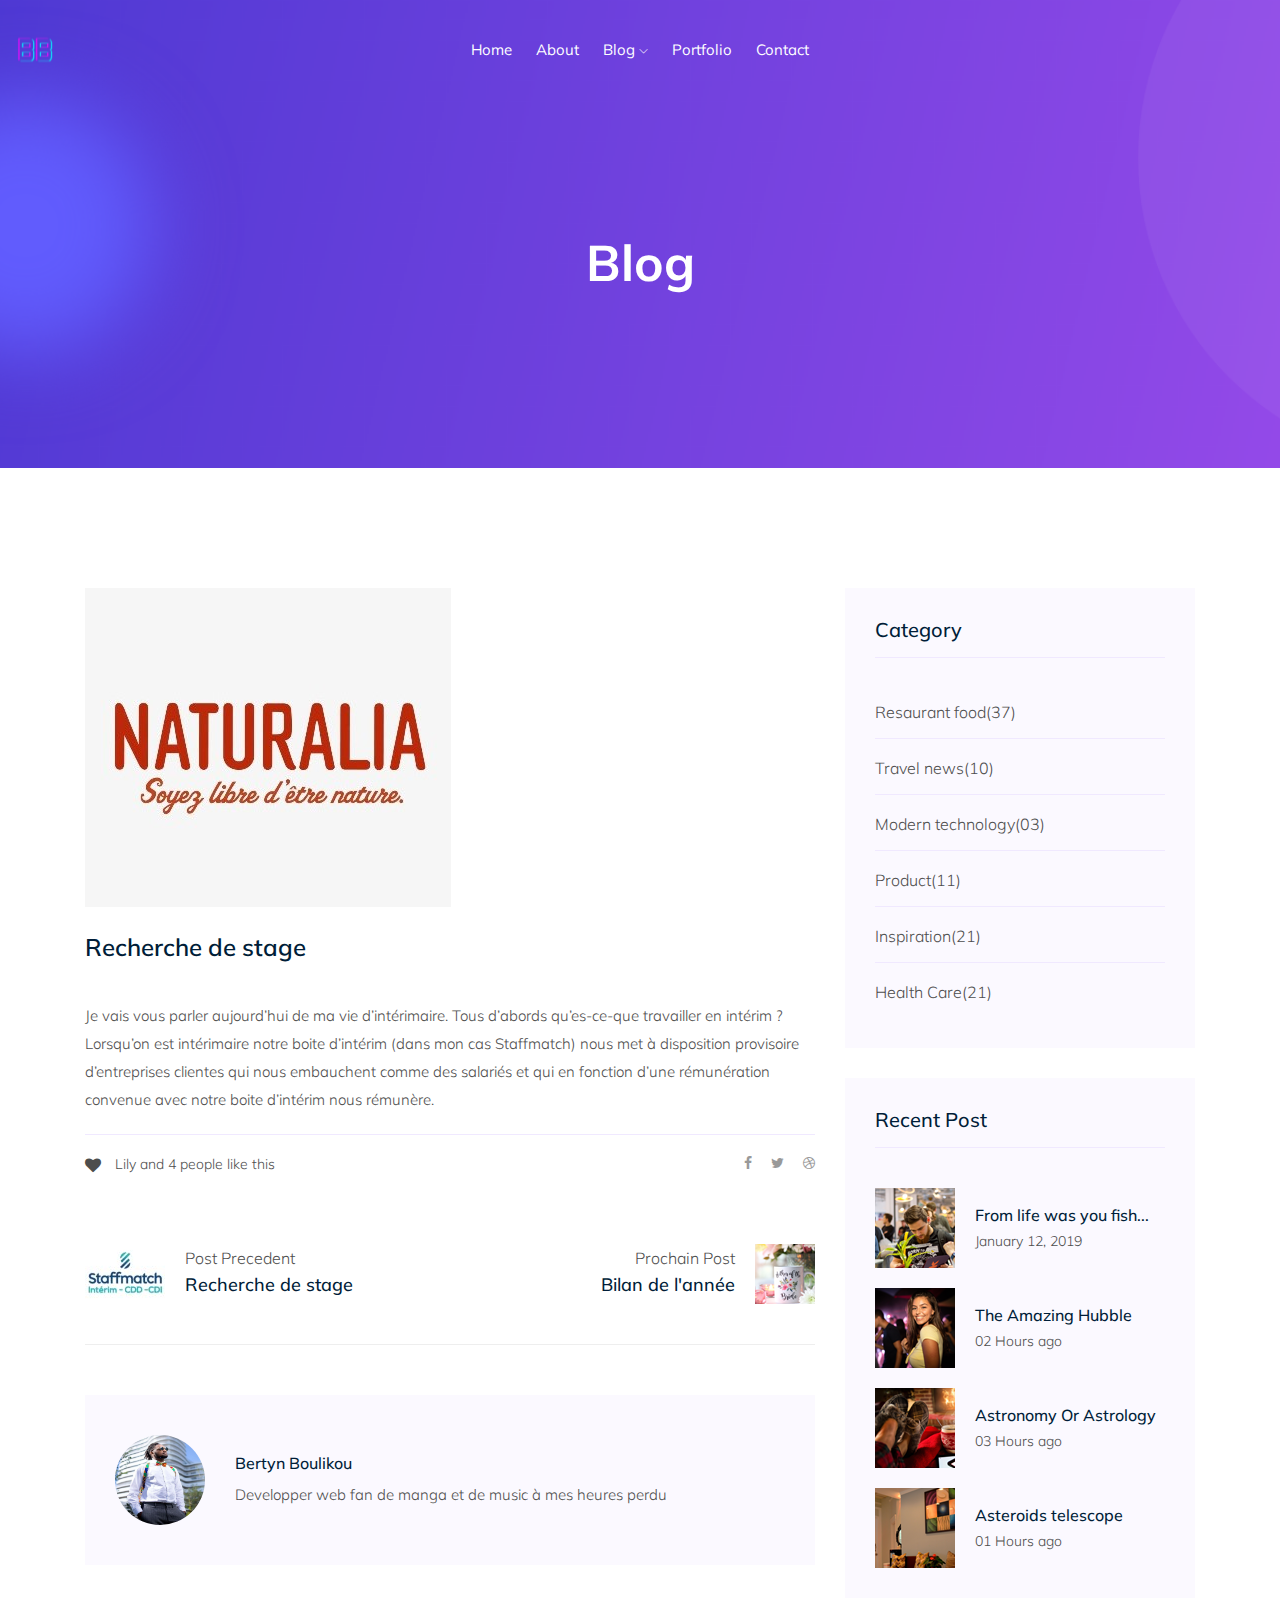
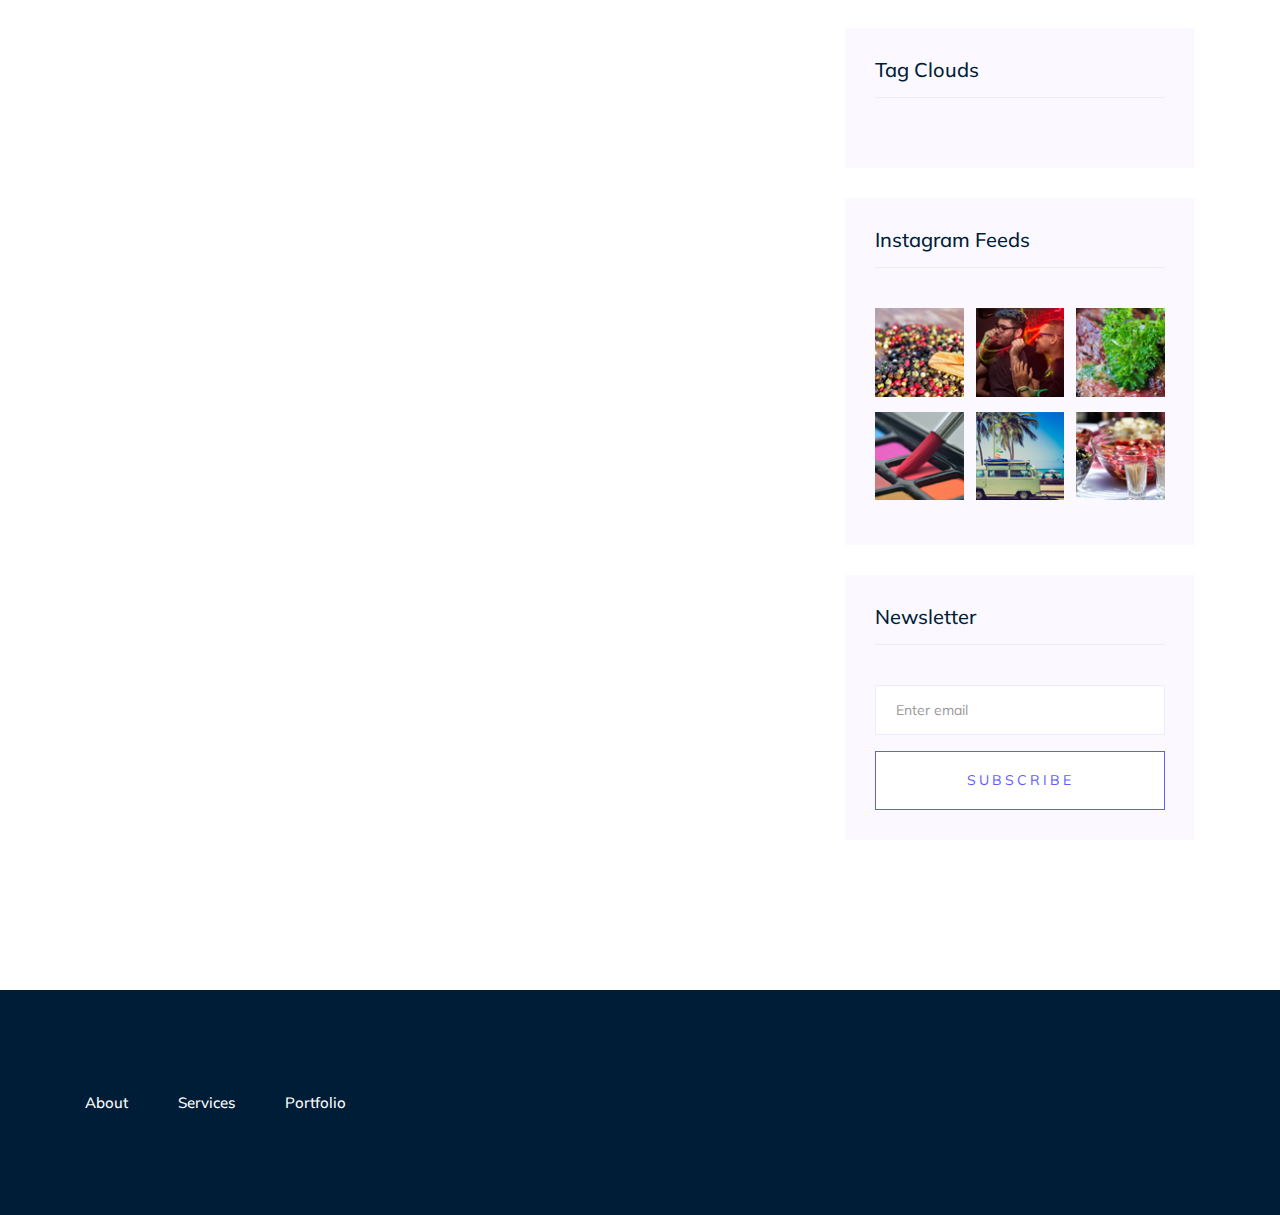
<file: article2.html>
<!doctype html>
<html class="no-js" lang="zxx">

<head>
   <meta charset="utf-8">
   <meta http-equiv="x-ua-compatible" content="ie=edge">
   <title>Bertyn Boulikou</title>
   <meta name="description" content="">
   <meta name="viewport" content="width=device-width, initial-scale=1">

   <!-- <link rel="manifest" href="site.webmanifest"> -->
   <!-- Place favicon.ico in the root directory -->

   <!-- CSS here -->
   <link rel="stylesheet" href="css/bootstrap.min.css">
   <link rel="stylesheet" href="css/owl.carousel.min.css">
   <link rel="stylesheet" href="css/magnific-popup.css">
   <link rel="stylesheet" href="css/font-awesome.min.css">
   <link rel="stylesheet" href="css/themify-icons.css">
   <link rel="stylesheet" href="css/nice-select.css">
   <link rel="stylesheet" href="css/flaticon.css">
   <link rel="stylesheet" href="css/gijgo.css">
   <link rel="stylesheet" href="css/animate.min.css">
   <link rel="stylesheet" href="css/slicknav.css">
   <link rel="stylesheet" href="css/style.css">
   <!-- <link rel="stylesheet" href="css/responsive.css"> -->
</head>

<body>
   <!--[if lte IE 9]>
            <p class="browserupgrade">You are using an <strong>outdated</strong> browser. Please <a href="https://browsehappy.com/">upgrade your browser</a> to improve your experience and security.</p>
        <![endif]-->
    <!-- header-start -->
    <header>
      <div class="header-area ">
          <div id="sticky-header" class="main-header-area">
              <div class="container-fluid">
                  <div class="row align-items-center">
                      <div class="col-xl-3 col-lg-2">
                          <div class="logo">
                              <a href="index.html">
                                  <img src="img/banner/BBg.png" alt=""> 
                              </a>
                          </div>
                      </div>
                      <div class="col-xl-6 col-lg-7">
                          <div class="main-menu  d-none d-lg-block">
                              <nav>
                                  <ul id="navigation">
                                      <li><a class="active" href="index.html">home</a></li>
                                      <li><a href="about.html">About</a></li>
                                     <!--  <li><a href="services.html">Services</a></li> -->
                                      <li><a href="#">blog <i class="ti-angle-down"></i></a>
                                          <ul class="submenu">
                                              <li><a href="blog.html">blog</a></li>
                                              <li><a href="bilan.html">Dernier article</a></li>
                                          </ul>
                                      </li>
                                      <li><a href="portefolio">Portfolio <!-- <i class="ti-angle-down"> --></i></a>
                                      </li>
                                      <li><a href="contact.html">Contact</a></li>
                                  </ul>
                              </nav>
                          </div>
                      </div>
                      
                      <div class="col-12">
                          <div class="mobile_menu d-block d-lg-none"></div>
                      </div>
                  </div>
              </div>
              </div>
          </div>
      </div>
  </header>
     <!-- header-end -->
 
     <!-- bradcam_area  -->
     <div class="bradcam_area bradcam_bg_1">
         <div class="container">
             <div class="row">
                 <div class="col-xl-12">
                     <div class="bradcam_text text-center">
                         <h3>Blog</h3>
                     </div>
                 </div>
             </div>
         </div>
     </div>
     <!-- /bradcam_area  -->

   <!--================Blog Area =================-->
   <section class="blog_area single-post-area section-padding">
      <div class="container">
         <div class="row">
            <div class="col-lg-8 posts-list">
               <div class="single-post">
                  <div class="feature-img">
                     <img class="img-fluid" src="img/blog/naturalia.jpg" alt="">
                  </div>
                  <div class="blog_details">
                     <h2>Recherche de stage
                     </h2>
                     <ul class="blog-info-link mt-3 mb-4">
                       <!--  <li><a href="#"><i class="fa fa-user"></i> Travel, Lifestyle</a></li>
                        <li><a href="#"><i class="fa fa-comments"></i> 03 Comments</a></li> -->
                     </ul>
                     <p class="excert">
                        Je vais vous parler aujourd’hui de ma vie d’intérimaire. Tous d’abords qu’es-ce-que travailler en intérim ? Lorsqu’on est intérimaire notre boite d’intérim (dans mon cas Staffmatch) nous met à disposition provisoire d’entreprises clientes qui nous embauchent comme des salariés et  qui en fonction d’une rémunération convenue avec notre boite d’intérim nous rémunère.
                      </p>
                     <p>
                        
                     </p>
                   <!--   <div class="quote-wrapper">
                        <div class="quotes">
                           MCSE boot camps have its supporters and its detractors. Some people do not understand why you
                           should have to spend money on boot camp when you can get the MCSE study materials yourself at
                           a fraction of the camp price. However, who has the willpower to actually sit through a
                           self-imposed MCSE training.
                        </div>
                     </div> -->
                     <p>
                      </p>
                     
                  </div>
               </div>
               <div class="navigation-top">
                  <div class="d-sm-flex justify-content-between text-center">
                     <p class="like-info"><span class="align-middle"><i class="fa fa-heart"></i></span> Lily and 4
                        people like this</p>
                     <div class="col-sm-4 text-center my-2 my-sm-0">
                        <!-- <p class="comment-count"><span class="align-middle"><i class="fa fa-comment"></i></span> 06 Comments</p> -->
                     </div>
                     <ul class="social-icons">
                        <li><a href="#"><i class="fa fa-facebook-f"></i></a></li>
                        <li><a href="#"><i class="fa fa-twitter"></i></a></li>
                        <li><a href="#"><i class="fa fa-dribbble"></i></a></li>
                        
                     </ul>
                  </div>
                  <div class="navigation-area">
                     <div class="row">
                         <div
                           class="col-lg-6 col-md-6 col-12 nav-left flex-row d-flex justify-content-start align-items-center">
                           <div class="thumb">
                              <a href="#">
                                 <img class="img-fluid" src="img/post/staffmatch.jpg" alt="">
                              </a>
                           </div>
                           <div class="arrow">
                              <a href="article1.html">
                                 <span class="lnr text-white ti-arrow-left"></span>
                              </a>
                           </div>
                           <div class="detials">
                              <p>Post  Precedent</p>
                              <a href="#">
                                 <h4>Recherche de stage</h4>
                              </a>
                           </div>
                        </div> 
                        <div
                           class="col-lg-6 col-md-6 col-12 nav-right flex-row d-flex justify-content-end align-items-center">
                           <div class="detials">
                              <p>Prochain Post</p>
                              <a href="#">
                                 <h4>Bilan de l'année</h4>
                              </a>
                           </div>
                           <div class="arrow">
                              <a href="bilan.html">
                                 <span class="lnr text-white ti-arrow-right"></span>
                              </a>
                           </div>
                           <div class="thumb">
                              <a href="#">
                                 <img class="img-fluid" src="img/post/next.png" alt="">
                              </a>
                           </div>
                        </div>
                     </div>
                  </div>
               </div>
               <div class="blog-author">
                  <div class="media align-items-center">
                     <img src="img/about/pose.jpg" alt="">
                     <div class="media-body">
                        <a href="#">
                           <h4>Bertyn Boulikou</h4>
                        </a>
                        <p>Developper web fan de manga et de music à mes heures perdu</p>
                     </div>
                  </div>
               </div>
              <!--  <div class="comments-area">
                  <h4>05 Comments</h4>
                  <div class="comment-list">
                     <div class="single-comment justify-content-between d-flex">
                        <div class="user justify-content-between d-flex">
                           <div class="thumb">
                              <img src="img/comment/comment_1.png" alt="">
                           </div>
                           <div class="desc">
                              <p class="comment">
                                 Multiply sea night grass fourth day sea lesser rule open subdue female fill which them
                                 Blessed, give fill lesser bearing multiply sea night grass fourth day sea lesser
                              </p>
                              <div class="d-flex justify-content-between">
                                 <div class="d-flex align-items-center">
                                    <h5>
                                       <a href="#">Emilly Blunt</a>
                                    </h5>
                                    <p class="date">December 4, 2017 at 3:12 pm </p>
                                 </div>
                                 <div class="reply-btn">
                                    <a href="#" class="btn-reply text-uppercase">reply</a>
                                 </div>
                              </div>
                           </div>
                        </div>
                     </div>
                  </div>
                  <div class="comment-list">
                     <div class="single-comment justify-content-between d-flex">
                        <div class="user justify-content-between d-flex">
                           <div class="thumb">
                              <img src="img/comment/comment_2.png" alt="">
                           </div>
                           <div class="desc">
                              <p class="comment">
                                 Multiply sea night grass fourth day sea lesser rule open subdue female fill which them
                                 Blessed, give fill lesser bearing multiply sea night grass fourth day sea lesser
                              </p>
                              <div class="d-flex justify-content-between">
                                 <div class="d-flex align-items-center">
                                    <h5>
                                       <a href="#">Emilly Blunt</a>
                                    </h5>
                                    <p class="date">December 4, 2017 at 3:12 pm </p>
                                 </div>
                                 <div class="reply-btn">
                                    <a href="#" class="btn-reply text-uppercase">reply</a>
                                 </div>
                              </div>
                           </div>
                        </div>
                     </div>
                  </div>
                  <div class="comment-list">
                     <div class="single-comment justify-content-between d-flex">
                        <div class="user justify-content-between d-flex">
                           <div class="thumb">
                              <img src="img/comment/comment_3.png" alt="">
                           </div>
                           <div class="desc">
                              <p class="comment">
                                 Multiply sea night grass fourth day sea lesser rule open subdue female fill which them
                                 Blessed, give fill lesser bearing multiply sea night grass fourth day sea lesser
                              </p>
                              <div class="d-flex justify-content-between">
                                 <div class="d-flex align-items-center">
                                    <h5>
                                       <a href="#">Emilly Blunt</a>
                                    </h5>
                                    <p class="date">December 4, 2017 at 3:12 pm </p>
                                 </div>
                                 <div class="reply-btn">
                                    <a href="#" class="btn-reply text-uppercase">reply</a>
                                 </div>
                              </div>
                           </div>
                        </div>
                     </div>
                  </div>
               </div>
               <div class="comment-form">
                  <h4>Leave a Reply</h4>
                  <form class="form-contact comment_form" action="#" id="commentForm">
                     <div class="row">
                        <div class="col-12">
                           <div class="form-group">
                              <textarea class="form-control w-100" name="comment" id="comment" cols="30" rows="9"
                                 placeholder="Write Comment"></textarea>
                           </div>
                        </div>
                        <div class="col-sm-6">
                           <div class="form-group">
                              <input class="form-control" name="name" id="name" type="text" placeholder="Name">
                           </div>
                        </div>
                        <div class="col-sm-6">
                           <div class="form-group">
                              <input class="form-control" name="email" id="email" type="email" placeholder="Email">
                           </div>
                        </div>
                        <div class="col-12">
                           <div class="form-group">
                              <input class="form-control" name="website" id="website" type="text" placeholder="Website">
                           </div>
                        </div>
                     </div>
                     <div class="form-group">
                        <button type="submit" class="button button-contactForm btn_1 boxed-btn">Send Message</button>
                     </div>
                  </form>
               </div> -->
            </div>
            <div class="col-lg-4">
               <div class="blog_right_sidebar">
                  <!-- <aside class="single_sidebar_widget search_widget">
                     <form action="#">
                        <div class="form-group">
                           <div class="input-group mb-3">
                              <input type="text" class="form-control" placeholder='Search Keyword'
                                 onfocus="this.placeholder = ''" onblur="this.placeholder = 'Search Keyword'">
                              <div class="input-group-append">
                                 <button class="btn" type="button"><i class="ti-search"></i></button>
                              </div>
                           </div>
                        </div>
                        <button class="button rounded-0 primary-bg text-white w-100 btn_1 boxed-btn"
                           type="submit">Search</button>
                     </form>
                  </aside> -->
                  <aside class="single_sidebar_widget post_category_widget">
                     <h4 class="widget_title">Category</h4>
                     <ul class="list cat-list">
                        <li>
                           <a href="#" class="d-flex">
                              <p>Resaurant food</p>
                              <p>(37)</p>
                           </a>
                        </li>
                        <li>
                           <a href="#" class="d-flex">
                              <p>Travel news</p>
                              <p>(10)</p>
                           </a>
                        </li>
                        <li>
                           <a href="#" class="d-flex">
                              <p>Modern technology</p>
                              <p>(03)</p>
                           </a>
                        </li>
                        <li>
                           <a href="#" class="d-flex">
                              <p>Product</p>
                              <p>(11)</p>
                           </a>
                        </li>
                        <li>
                           <a href="#" class="d-flex">
                              <p>Inspiration</p>
                              <p>(21)</p>
                           </a>
                        </li>
                        <li>
                           <a href="#" class="d-flex">
                              <p>Health Care</p>
                              <p>(21)</p>
                           </a>
                        </li>
                     </ul>
                  </aside>
                  <aside class="single_sidebar_widget popular_post_widget">
                     <h3 class="widget_title">Recent Post</h3>
                     <div class="media post_item">
                        <img src="img/post/post_1.png" alt="post">
                        <div class="media-body">
                           <a href="single-blog.html">
                              <h3>From life was you fish...</h3>
                           </a>
                           <p>January 12, 2019</p>
                        </div>
                     </div>
                     <div class="media post_item">
                        <img src="img/post/post_2.png" alt="post">
                        <div class="media-body">
                           <a href="single-blog.html">
                              <h3>The Amazing Hubble</h3>
                           </a>
                           <p>02 Hours ago</p>
                        </div>
                     </div>
                     <div class="media post_item">
                        <img src="img/post/post_3.png" alt="post">
                        <div class="media-body">
                           <a href="single-blog.html">
                              <h3>Astronomy Or Astrology</h3>
                           </a>
                           <p>03 Hours ago</p>
                        </div>
                     </div>
                     <div class="media post_item">
                        <img src="img/post/post_4.png" alt="post">
                        <div class="media-body">
                           <a href="single-blog.html">
                              <h3>Asteroids telescope</h3>
                           </a>
                           <p>01 Hours ago</p>
                        </div>
                     </div>
                  </aside>
                  <aside class="single_sidebar_widget tag_cloud_widget">
                     <h4 class="widget_title">Tag Clouds</h4>
                   <!--   <ul class="list">
                        <li>
                           <a href="#">project</a>
                        </li>
                        <li>
                           <a href="#">love</a>
                        </li>
                        <li>
                           <a href="#">technology</a>
                        </li>
                        <li>
                           <a href="#">travel</a>
                        </li>
                        <li>
                           <a href="#">restaurant</a>
                        </li>
                        <li>
                           <a href="#">life style</a>
                        </li>
                        <li>
                           <a href="#">design</a>
                        </li>
                        <li>
                           <a href="#">illustration</a>
                        </li>
                     </ul> -->
                  </aside>
                  <aside class="single_sidebar_widget instagram_feeds">
                     <h4 class="widget_title">Instagram Feeds</h4>
                     <ul class="instagram_row flex-wrap">
                        <li>
                           <a href="#">
                              <img class="img-fluid" src="img/post/post_5.png" alt="">
                           </a>
                        </li>
                        <li>
                           <a href="#">
                              <img class="img-fluid" src="img/post/post_6.png" alt="">
                           </a>
                        </li>
                        <li>
                           <a href="#">
                              <img class="img-fluid" src="img/post/post_7.png" alt="">
                           </a>
                        </li>
                        <li>
                           <a href="#">
                              <img class="img-fluid" src="img/post/post_8.png" alt="">
                           </a>
                        </li>
                        <li>
                           <a href="#">
                              <img class="img-fluid" src="img/post/post_9.png" alt="">
                           </a>
                        </li>
                        <li>
                           <a href="#">
                              <img class="img-fluid" src="img/post/post_10.png" alt="">
                           </a>
                        </li>
                     </ul>
                  </aside>
                  <aside class="single_sidebar_widget newsletter_widget">
                     <h4 class="widget_title">Newsletter</h4>
                     <form action="#">
                        <div class="form-group">
                           <input type="email" class="form-control" onfocus="this.placeholder = ''"
                              onblur="this.placeholder = 'Enter email'" placeholder='Enter email' required>
                        </div>
                        <button class="button rounded-0 primary-bg text-white w-100 btn_1 boxed-btn"
                           type="submit">Subscribe</button>
                     </form>
                  </aside>
               </div>
            </div>
         </div>
      </div>
   </section>
   <!--================ Blog Area end =================-->

 
     <!-- footer start -->
     <footer class="footer">
         <div class="footer_top">
             <div class="container">
                 <div class="row align-items-center">
                     <div class="col-xl-6 col-md-6">
                         <div class="menu_links">
                             <ul>
                                 <li><a href="#">About</a></li>
                                 <li><a href="#">Services</a></li>
                                 <li><a href="#">Portfolio</a></li>
                             </ul>
                         </div>
                     </div>
                     <div class="col-xl-6 col-md-6">
                         <!-- <div class="socail_links">
                             <ul>
                                 <li><a href="#"> <i class="fa fa-facebook"></i> </a></li>
                                 <li><a href="#"> <i class="fa fa-twitter"></i> </a></li>
                                 <li><a href="#"> <i class="fa fa-instagram"></i> </a></li>
                                 <li><a href="#"> <i class="fa fa-google-plus"></i> </a></li>
                             </ul>
                         </div> -->
                     </div>
                 </div>
             </div>
         </div>
         
     </footer>
     <!--/ footer end  -->


   <!-- JS here -->
   <script src="js/vendor/modernizr-3.5.0.min.js"></script>
   <script src="js/vendor/jquery-1.12.4.min.js"></script>
   <script src="js/popper.min.js"></script>
   <script src="js/bootstrap.min.js"></script>
   <script src="js/owl.carousel.min.js"></script>
   <script src="js/isotope.pkgd.min.js"></script>
   <script src="js/ajax-form.js"></script>
   <script src="js/waypoints.min.js"></script>
   <script src="js/jquery.counterup.min.js"></script>
   <script src="js/imagesloaded.pkgd.min.js"></script>
   <script src="js/scrollIt.js"></script>
   <script src="js/jquery.scrollUp.min.js"></script>
   <script src="js/wow.min.js"></script>
   <script src="js/nice-select.min.js"></script>
   <script src="js/jquery.slicknav.min.js"></script>
   <script src="js/jquery.magnific-popup.min.js"></script>
   <script src="js/plugins.js"></script>
   <script src="js/gijgo.min.js"></script>

   <!--contact js-->
   <script src="js/contact.js"></script>
   <script src="js/jquery.ajaxchimp.min.js"></script>
   <script src="js/jquery.form.js"></script>
   <script src="js/jquery.validate.min.js"></script>
   <script src="js/mail-script.js"></script>

   <script src="js/main.js"></script>
</body>

</html>
</file>
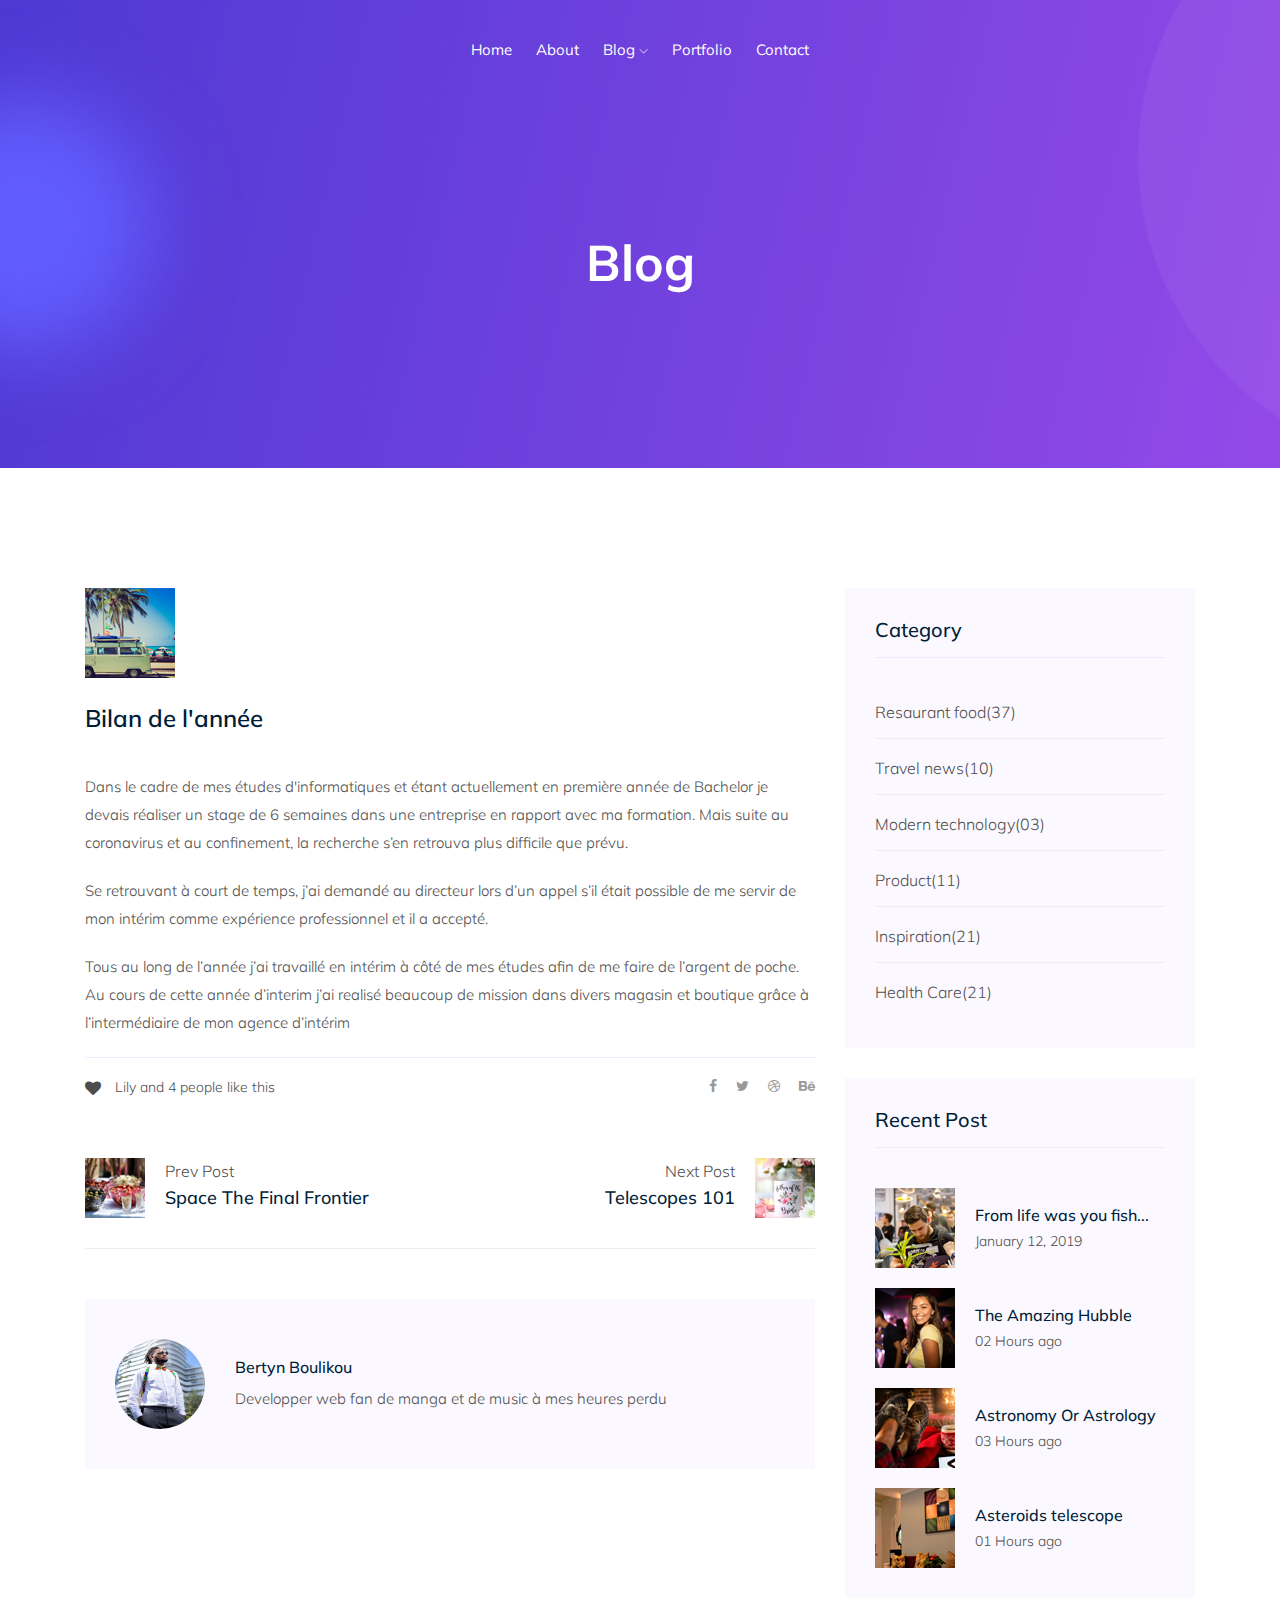
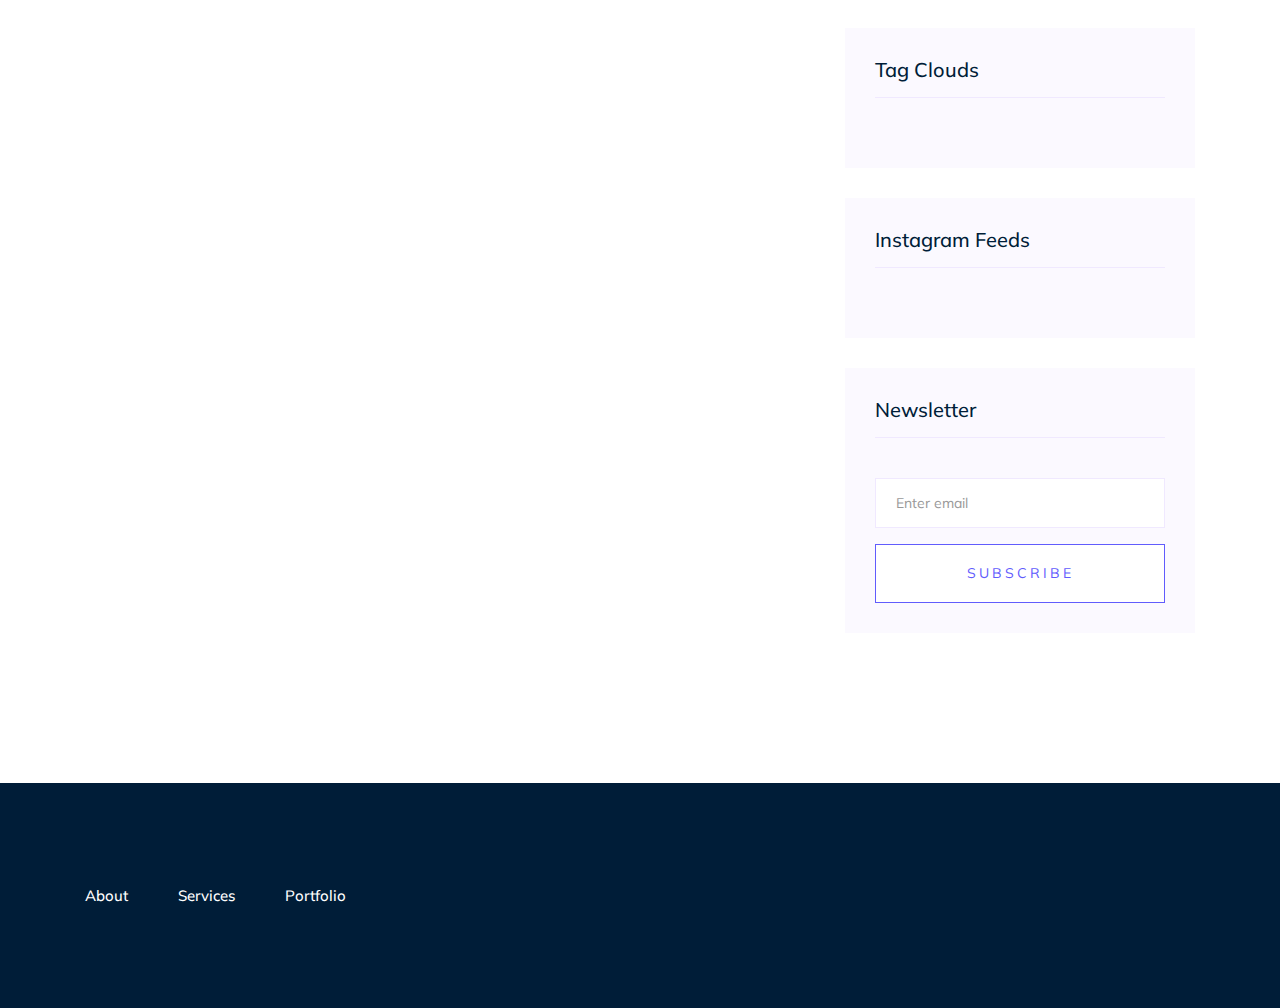
<file: bilan.html>
<!doctype html>
<html class="no-js" lang="zxx">

<head>
   <meta charset="utf-8">
   <meta http-equiv="x-ua-compatible" content="ie=edge">
   <title>Bertyn Boulikou</title>
   <meta name="description" content="">
   <meta name="viewport" content="width=device-width, initial-scale=1">

   <!-- <link rel="manifest" href="site.webmanifest"> -->
   <!-- Place favicon.ico in the root directory -->

   <!-- CSS here -->
   <link rel="stylesheet" href="css/bootstrap.min.css">
   <link rel="stylesheet" href="css/owl.carousel.min.css">
   <link rel="stylesheet" href="css/magnific-popup.css">
   <link rel="stylesheet" href="css/font-awesome.min.css">
   <link rel="stylesheet" href="css/themify-icons.css">
   <link rel="stylesheet" href="css/nice-select.css">
   <link rel="stylesheet" href="css/flaticon.css">
   <link rel="stylesheet" href="css/gijgo.css">
   <link rel="stylesheet" href="css/animate.min.css">
   <link rel="stylesheet" href="css/slicknav.css">
   <link rel="stylesheet" href="css/style.css">
   <!-- <link rel="stylesheet" href="css/responsive.css"> -->
</head>

<body>
   <!--[if lte IE 9]>
            <p class="browserupgrade">You are using an <strong>outdated</strong> browser. Please <a href="https://browsehappy.com/">upgrade your browser</a> to improve your experience and security.</p>
        <![endif]-->
    <!-- header-start -->
    <header>
      <div class="header-area ">
          <div id="sticky-header" class="main-header-area">
              <div class="container-fluid">
                  <div class="row align-items-center">
                      <div class="col-xl-3 col-lg-2">
                          <div class="logo">
                              <a href="index.html">
                                 <!--  <img src="img/logo.png" alt=""> -->
                              </a>
                          </div>
                      </div>
                      <div class="col-xl-6 col-lg-7">
                          <div class="main-menu  d-none d-lg-block">
                              <nav>
                                  <ul id="navigation">
                                      <li><a class="active" href="index.html">home</a></li>
                                      <li><a href="about.html">About</a></li>
                                     <!--  <li><a href="services.html">Services</a></li> -->
                                      <li><a href="#">blog <i class="ti-angle-down"></i></a>
                                          <ul class="submenu">
                                              <li><a href="blog.html">blog</a></li>
                                              <li><a href="bilan.html">last article</a></li>
                                          </ul>
                                      </li>
                                      <li><a href="#">Portfolio <!-- <i class="ti-angle-down"> --></i></a>
                                      </li>
                                      <li><a href="contact.html">Contact</a></li>
                                  </ul>
                              </nav>
                          </div>
                      </div>
                      
                      <div class="col-12">
                          <div class="mobile_menu d-block d-lg-none"></div>
                      </div>
                  </div>

              </div>
          </div>
      </div>
  </header>
     <!-- header-end -->
 
     <!-- bradcam_area  -->
     <div class="bradcam_area bradcam_bg_1">
         <div class="container">
             <div class="row">
                 <div class="col-xl-12">
                     <div class="bradcam_text text-center">
                         <h3>Blog</h3>
                     </div>
                 </div>
             </div>
         </div>
     </div>
     <!-- /bradcam_area  -->

   <!--================Blog Area =================-->
   <section class="blog_area single-post-area section-padding">
      <div class="container">
         <div class="row">
            <div class="col-lg-8 posts-list">
               <div class="single-post">
                  <div class="feature-img">
                     <img class="img-fluid" src="img/post/post_9.png" alt="">
                  </div>
                  <div class="blog_details">
                     <h2>Bilan de l'année
                     </h2>
                     <ul class="blog-info-link mt-3 mb-4">
                       <!--  <li><a href="#"><i class="fa fa-user"></i> Travel, Lifestyle</a></li>
                        <li><a href="#"><i class="fa fa-comments"></i> 03 Comments</a></li> -->
                     </ul>
                     <p class="excert">
                        Dans le cadre de mes études d'informatiques et étant actuellement en première année de Bachelor je devais réaliser un stage de 6 semaines dans une entreprise en rapport avec ma formation. Mais suite au coronavirus et au confinement, la recherche s’en retrouva plus difficile que prévu.
                     </p>
                     <p>
                        Se retrouvant à court de temps, j’ai demandé au directeur lors d’un appel s’il était possible de me servir de mon intérim comme expérience professionnel et il a accepté.
                     </p>
                   <!--   <div class="quote-wrapper">
                        <div class="quotes">
                           MCSE boot camps have its supporters and its detractors. Some people do not understand why you
                           should have to spend money on boot camp when you can get the MCSE study materials yourself at
                           a fraction of the camp price. However, who has the willpower to actually sit through a
                           self-imposed MCSE training.
                        </div>
                     </div> -->
                     <p>
                        Tous au long de l’année j’ai travaillé en intérim à côté de mes études afin de me faire de l’argent de poche. Au cours de cette année d’interim j’ai realisé beaucoup de mission dans divers magasin et boutique grâce à l’intermédiaire de mon agence d’intérim
                     </p>
                     
                  </div>
               </div>
               <div class="navigation-top">
                  <div class="d-sm-flex justify-content-between text-center">
                     <p class="like-info"><span class="align-middle"><i class="fa fa-heart"></i></span> Lily and 4
                        people like this</p>
                     <div class="col-sm-4 text-center my-2 my-sm-0">
                        <!-- <p class="comment-count"><span class="align-middle"><i class="fa fa-comment"></i></span> 06 Comments</p> -->
                     </div>
                     <ul class="social-icons">
                        <li><a href="#"><i class="fa fa-facebook-f"></i></a></li>
                        <li><a href="#"><i class="fa fa-twitter"></i></a></li>
                        <li><a href="#"><i class="fa fa-dribbble"></i></a></li>
                        <li><a href="#"><i class="fa fa-behance"></i></a></li>
                     </ul>
                  </div>
                  <div class="navigation-area">
                     <div class="row">
                         <div
                           class="col-lg-6 col-md-6 col-12 nav-left flex-row d-flex justify-content-start align-items-center">
                           <div class="thumb">
                              <a href="#">
                                 <img class="img-fluid" src="img/post/preview.png" alt="">
                              </a>
                           </div>
                           <div class="arrow">
                              <a href="#">
                                 <span class="lnr text-white ti-arrow-left"></span>
                              </a>
                           </div>
                           <div class="detials">
                              <p>Prev Post</p>
                              <a href="#">
                                 <h4>Space The Final Frontier</h4>
                              </a>
                           </div>
                        </div>
                        <div
                           class="col-lg-6 col-md-6 col-12 nav-right flex-row d-flex justify-content-end align-items-center">
                           <div class="detials">
                              <p>Next Post</p>
                              <a href="#">
                                 <h4>Telescopes 101</h4>
                              </a>
                           </div>
                           <div class="arrow">
                              <a href="#">
                                 <span class="lnr text-white ti-arrow-right"></span>
                              </a>
                           </div>
                           <div class="thumb">
                              <a href="#">
                                 <img class="img-fluid" src="img/post/next.png" alt="">
                              </a>
                           </div>
                        </div>
                     </div>
                  </div>
               </div>
               <div class="blog-author">
                  <div class="media align-items-center">
                     <img src="img/about/pose.jpg" alt="">
                     <div class="media-body">
                        <a href="#">
                           <h4>Bertyn Boulikou</h4>
                        </a>
                        <p>Developper web fan de manga et de music à mes heures perdu</p>
                     </div>
                  </div>
               </div>
              <!--  <div class="comments-area">
                  <h4>05 Comments</h4>
                  <div class="comment-list">
                     <div class="single-comment justify-content-between d-flex">
                        <div class="user justify-content-between d-flex">
                           <div class="thumb">
                              <img src="img/comment/comment_1.png" alt="">
                           </div>
                           <div class="desc">
                              <p class="comment">
                                 Multiply sea night grass fourth day sea lesser rule open subdue female fill which them
                                 Blessed, give fill lesser bearing multiply sea night grass fourth day sea lesser
                              </p>
                              <div class="d-flex justify-content-between">
                                 <div class="d-flex align-items-center">
                                    <h5>
                                       <a href="#">Emilly Blunt</a>
                                    </h5>
                                    <p class="date">December 4, 2017 at 3:12 pm </p>
                                 </div>
                                 <div class="reply-btn">
                                    <a href="#" class="btn-reply text-uppercase">reply</a>
                                 </div>
                              </div>
                           </div>
                        </div>
                     </div>
                  </div>
                  <div class="comment-list">
                     <div class="single-comment justify-content-between d-flex">
                        <div class="user justify-content-between d-flex">
                           <div class="thumb">
                              <img src="img/comment/comment_2.png" alt="">
                           </div>
                           <div class="desc">
                              <p class="comment">
                                 Multiply sea night grass fourth day sea lesser rule open subdue female fill which them
                                 Blessed, give fill lesser bearing multiply sea night grass fourth day sea lesser
                              </p>
                              <div class="d-flex justify-content-between">
                                 <div class="d-flex align-items-center">
                                    <h5>
                                       <a href="#">Emilly Blunt</a>
                                    </h5>
                                    <p class="date">December 4, 2017 at 3:12 pm </p>
                                 </div>
                                 <div class="reply-btn">
                                    <a href="#" class="btn-reply text-uppercase">reply</a>
                                 </div>
                              </div>
                           </div>
                        </div>
                     </div>
                  </div>
                  <div class="comment-list">
                     <div class="single-comment justify-content-between d-flex">
                        <div class="user justify-content-between d-flex">
                           <div class="thumb">
                              <img src="img/comment/comment_3.png" alt="">
                           </div>
                           <div class="desc">
                              <p class="comment">
                                 Multiply sea night grass fourth day sea lesser rule open subdue female fill which them
                                 Blessed, give fill lesser bearing multiply sea night grass fourth day sea lesser
                              </p>
                              <div class="d-flex justify-content-between">
                                 <div class="d-flex align-items-center">
                                    <h5>
                                       <a href="#">Emilly Blunt</a>
                                    </h5>
                                    <p class="date">December 4, 2017 at 3:12 pm </p>
                                 </div>
                                 <div class="reply-btn">
                                    <a href="#" class="btn-reply text-uppercase">reply</a>
                                 </div>
                              </div>
                           </div>
                        </div>
                     </div>
                  </div>
               </div>
               <div class="comment-form">
                  <h4>Leave a Reply</h4>
                  <form class="form-contact comment_form" action="#" id="commentForm">
                     <div class="row">
                        <div class="col-12">
                           <div class="form-group">
                              <textarea class="form-control w-100" name="comment" id="comment" cols="30" rows="9"
                                 placeholder="Write Comment"></textarea>
                           </div>
                        </div>
                        <div class="col-sm-6">
                           <div class="form-group">
                              <input class="form-control" name="name" id="name" type="text" placeholder="Name">
                           </div>
                        </div>
                        <div class="col-sm-6">
                           <div class="form-group">
                              <input class="form-control" name="email" id="email" type="email" placeholder="Email">
                           </div>
                        </div>
                        <div class="col-12">
                           <div class="form-group">
                              <input class="form-control" name="website" id="website" type="text" placeholder="Website">
                           </div>
                        </div>
                     </div>
                     <div class="form-group">
                        <button type="submit" class="button button-contactForm btn_1 boxed-btn">Send Message</button>
                     </div>
                  </form>
               </div> -->
            </div>
            <div class="col-lg-4">
               <div class="blog_right_sidebar">
                  <!-- <aside class="single_sidebar_widget search_widget">
                     <form action="#">
                        <div class="form-group">
                           <div class="input-group mb-3">
                              <input type="text" class="form-control" placeholder='Search Keyword'
                                 onfocus="this.placeholder = ''" onblur="this.placeholder = 'Search Keyword'">
                              <div class="input-group-append">
                                 <button class="btn" type="button"><i class="ti-search"></i></button>
                              </div>
                           </div>
                        </div>
                        <button class="button rounded-0 primary-bg text-white w-100 btn_1 boxed-btn"
                           type="submit">Search</button>
                     </form>
                  </aside> -->
                  <aside class="single_sidebar_widget post_category_widget">
                     <h4 class="widget_title">Category</h4>
                     <ul class="list cat-list">
                        <li>
                           <a href="#" class="d-flex">
                              <p>Resaurant food</p>
                              <p>(37)</p>
                           </a>
                        </li>
                        <li>
                           <a href="#" class="d-flex">
                              <p>Travel news</p>
                              <p>(10)</p>
                           </a>
                        </li>
                        <li>
                           <a href="#" class="d-flex">
                              <p>Modern technology</p>
                              <p>(03)</p>
                           </a>
                        </li>
                        <li>
                           <a href="#" class="d-flex">
                              <p>Product</p>
                              <p>(11)</p>
                           </a>
                        </li>
                        <li>
                           <a href="#" class="d-flex">
                              <p>Inspiration</p>
                              <p>(21)</p>
                           </a>
                        </li>
                        <li>
                           <a href="#" class="d-flex">
                              <p>Health Care</p>
                              <p>(21)</p>
                           </a>
                        </li>
                     </ul>
                  </aside>
                  <aside class="single_sidebar_widget popular_post_widget">
                     <h3 class="widget_title">Recent Post</h3>
                     <div class="media post_item">
                        <img src="img/post/post_1.png" alt="post">
                        <div class="media-body">
                           <a href="single-blog.html">
                              <h3>From life was you fish...</h3>
                           </a>
                           <p>January 12, 2019</p>
                        </div>
                     </div>
                     <div class="media post_item">
                        <img src="img/post/post_2.png" alt="post">
                        <div class="media-body">
                           <a href="single-blog.html">
                              <h3>The Amazing Hubble</h3>
                           </a>
                           <p>02 Hours ago</p>
                        </div>
                     </div>
                     <div class="media post_item">
                        <img src="img/post/post_3.png" alt="post">
                        <div class="media-body">
                           <a href="single-blog.html">
                              <h3>Astronomy Or Astrology</h3>
                           </a>
                           <p>03 Hours ago</p>
                        </div>
                     </div>
                     <div class="media post_item">
                        <img src="img/post/post_4.png" alt="post">
                        <div class="media-body">
                           <a href="single-blog.html">
                              <h3>Asteroids telescope</h3>
                           </a>
                           <p>01 Hours ago</p>
                        </div>
                     </div>
                  </aside>
                  <aside class="single_sidebar_widget tag_cloud_widget">
                     <h4 class="widget_title">Tag Clouds</h4>
                   <!--   <ul class="list">
                        <li>
                           <a href="#">project</a>
                        </li>
                        <li>
                           <a href="#">love</a>
                        </li>
                        <li>
                           <a href="#">technology</a>
                        </li>
                        <li>
                           <a href="#">travel</a>
                        </li>
                        <li>
                           <a href="#">restaurant</a>
                        </li>
                        <li>
                           <a href="#">life style</a>
                        </li>
                        <li>
                           <a href="#">design</a>
                        </li>
                        <li>
                           <a href="#">illustration</a>
                        </li>
                     </ul> -->
                  </aside>
                  <aside class="single_sidebar_widget instagram_feeds">
                     <h4 class="widget_title">Instagram Feeds</h4>
                     <!-- <ul class="instagram_row flex-wrap">
                        <li>
                           <a href="#">
                              <img class="img-fluid" src="img/post/post_5.png" alt="">
                           </a>
                        </li>
                        <li>
                           <a href="#">
                              <img class="img-fluid" src="img/post/post_6.png" alt="">
                           </a>
                        </li>
                        <li>
                           <a href="#">
                              <img class="img-fluid" src="img/post/post_7.png" alt="">
                           </a>
                        </li>
                        <li>
                           <a href="#">
                              <img class="img-fluid" src="img/post/post_8.png" alt="">
                           </a>
                        </li>
                        <li>
                           <a href="#">
                              <img class="img-fluid" src="img/post/post_9.png" alt="">
                           </a>
                        </li>
                        <li>
                           <a href="#">
                              <img class="img-fluid" src="img/post/post_10.png" alt="">
                           </a>
                        </li>
                     </ul> -->
                  </aside>
                  <aside class="single_sidebar_widget newsletter_widget">
                     <h4 class="widget_title">Newsletter</h4>
                     <form action="#">
                        <div class="form-group">
                           <input type="email" class="form-control" onfocus="this.placeholder = ''"
                              onblur="this.placeholder = 'Enter email'" placeholder='Enter email' required>
                        </div>
                        <button class="button rounded-0 primary-bg text-white w-100 btn_1 boxed-btn"
                           type="submit">Subscribe</button>
                     </form>
                  </aside>
               </div>
            </div>
         </div>
      </div>
   </section>
   <!--================ Blog Area end =================-->

 
     <!-- footer start -->
     <footer class="footer">
         <div class="footer_top">
             <div class="container">
                 <div class="row align-items-center">
                     <div class="col-xl-6 col-md-6">
                         <div class="menu_links">
                             <ul>
                                 <li><a href="#">About</a></li>
                                 <li><a href="#">Services</a></li>
                                 <li><a href="#">Portfolio</a></li>
                             </ul>
                         </div>
                     </div>
                     <div class="col-xl-6 col-md-6">
                         <!-- <div class="socail_links">
                             <ul>
                                 <li><a href="#"> <i class="fa fa-facebook"></i> </a></li>
                                 <li><a href="#"> <i class="fa fa-twitter"></i> </a></li>
                                 <li><a href="#"> <i class="fa fa-instagram"></i> </a></li>
                                 <li><a href="#"> <i class="fa fa-google-plus"></i> </a></li>
                             </ul>
                         </div> -->
                     </div>
                 </div>
             </div>
         </div>
         
     </footer>
     <!--/ footer end  -->


   <!-- JS here -->
   <script src="js/vendor/modernizr-3.5.0.min.js"></script>
   <script src="js/vendor/jquery-1.12.4.min.js"></script>
   <script src="js/popper.min.js"></script>
   <script src="js/bootstrap.min.js"></script>
   <script src="js/owl.carousel.min.js"></script>
   <script src="js/isotope.pkgd.min.js"></script>
   <script src="js/ajax-form.js"></script>
   <script src="js/waypoints.min.js"></script>
   <script src="js/jquery.counterup.min.js"></script>
   <script src="js/imagesloaded.pkgd.min.js"></script>
   <script src="js/scrollIt.js"></script>
   <script src="js/jquery.scrollUp.min.js"></script>
   <script src="js/wow.min.js"></script>
   <script src="js/nice-select.min.js"></script>
   <script src="js/jquery.slicknav.min.js"></script>
   <script src="js/jquery.magnific-popup.min.js"></script>
   <script src="js/plugins.js"></script>
   <script src="js/gijgo.min.js"></script>

   <!--contact js-->
   <script src="js/contact.js"></script>
   <script src="js/jquery.ajaxchimp.min.js"></script>
   <script src="js/jquery.form.js"></script>
   <script src="js/jquery.validate.min.js"></script>
   <script src="js/mail-script.js"></script>

   <script src="js/main.js"></script>
</body>

</html>
</file>
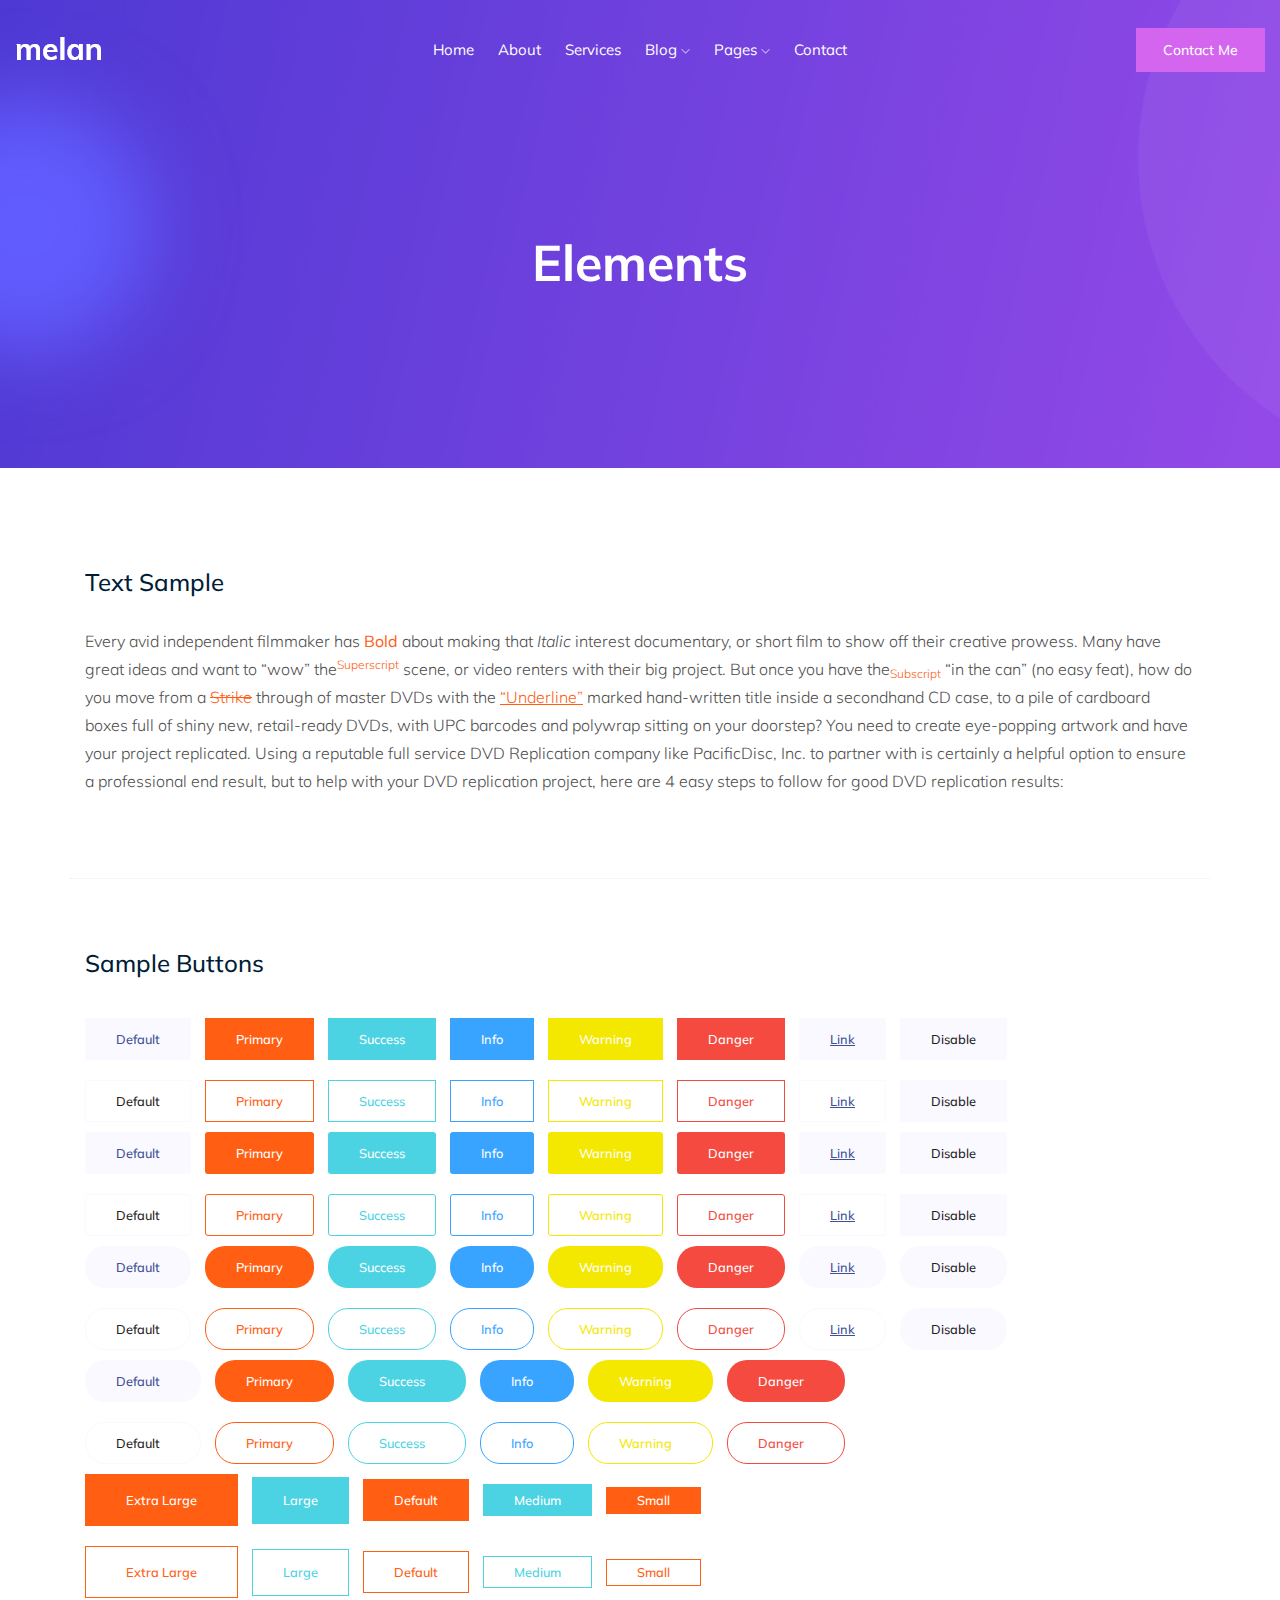
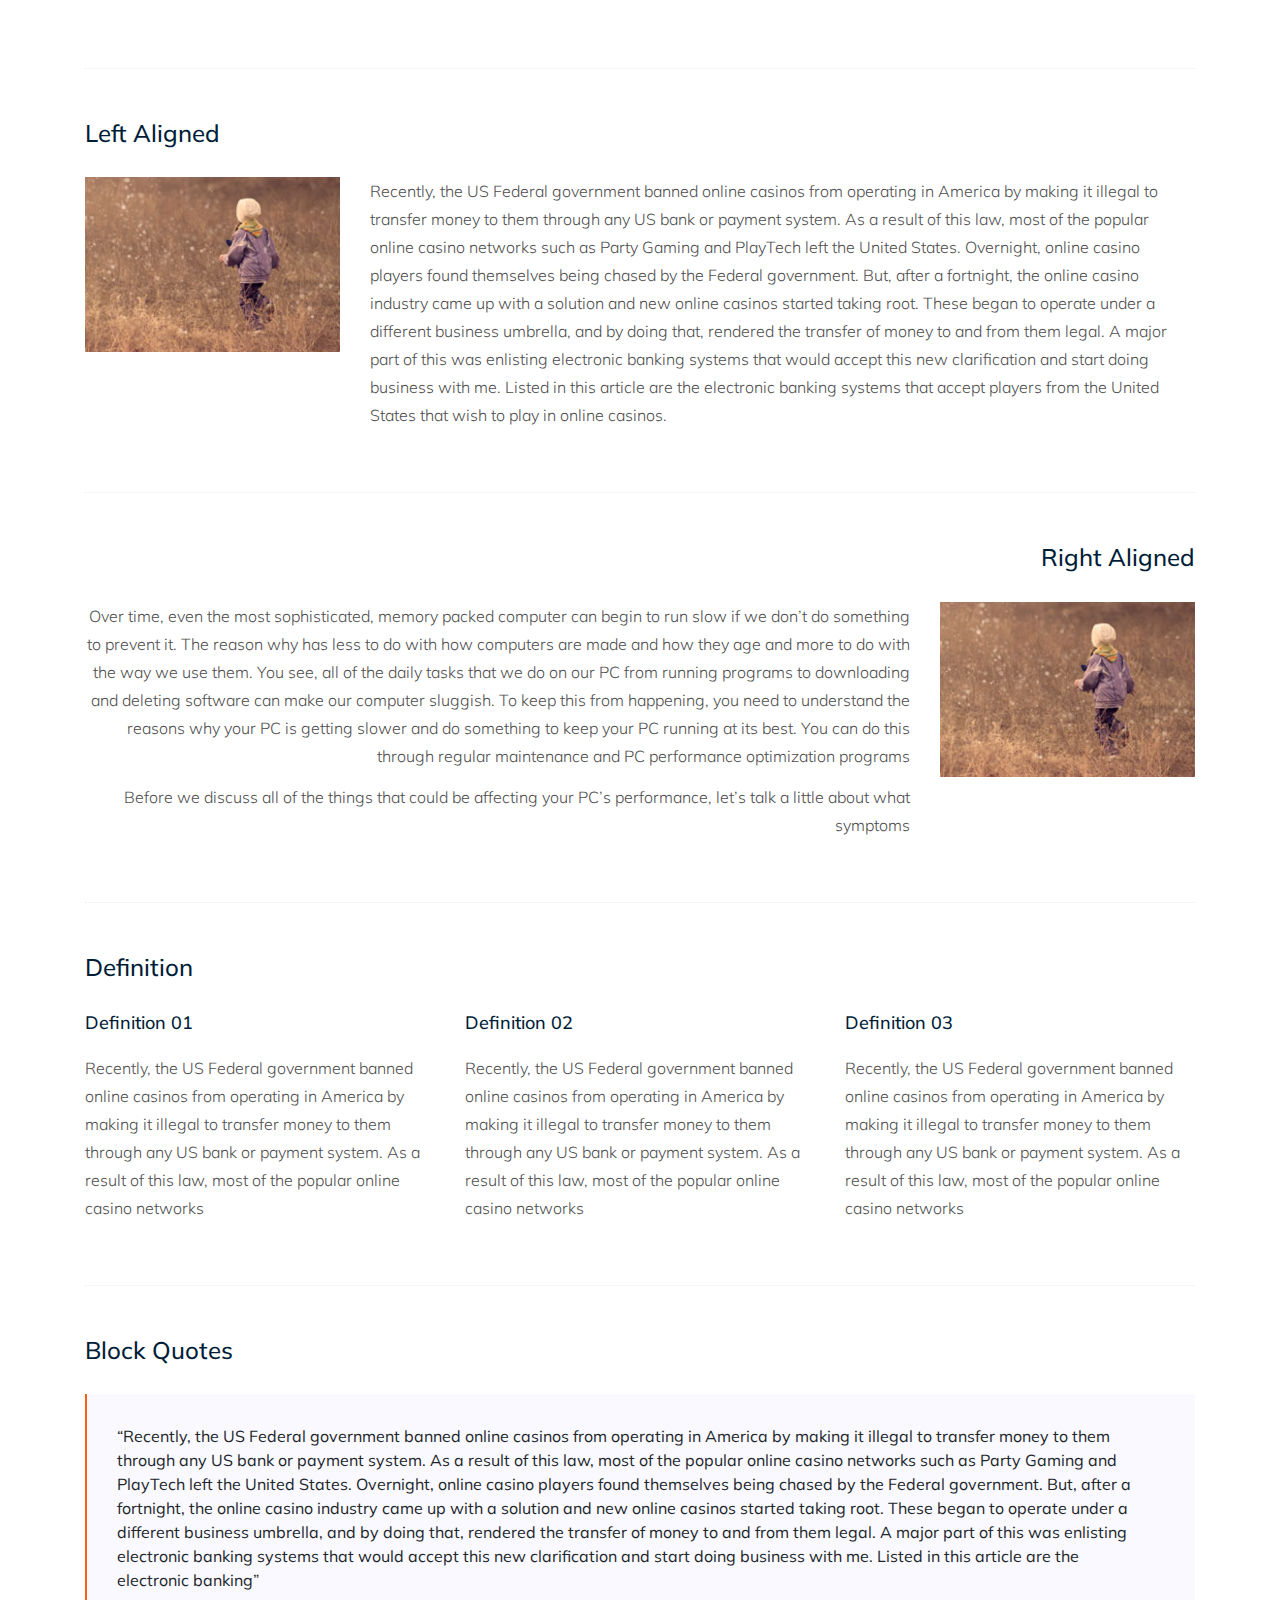
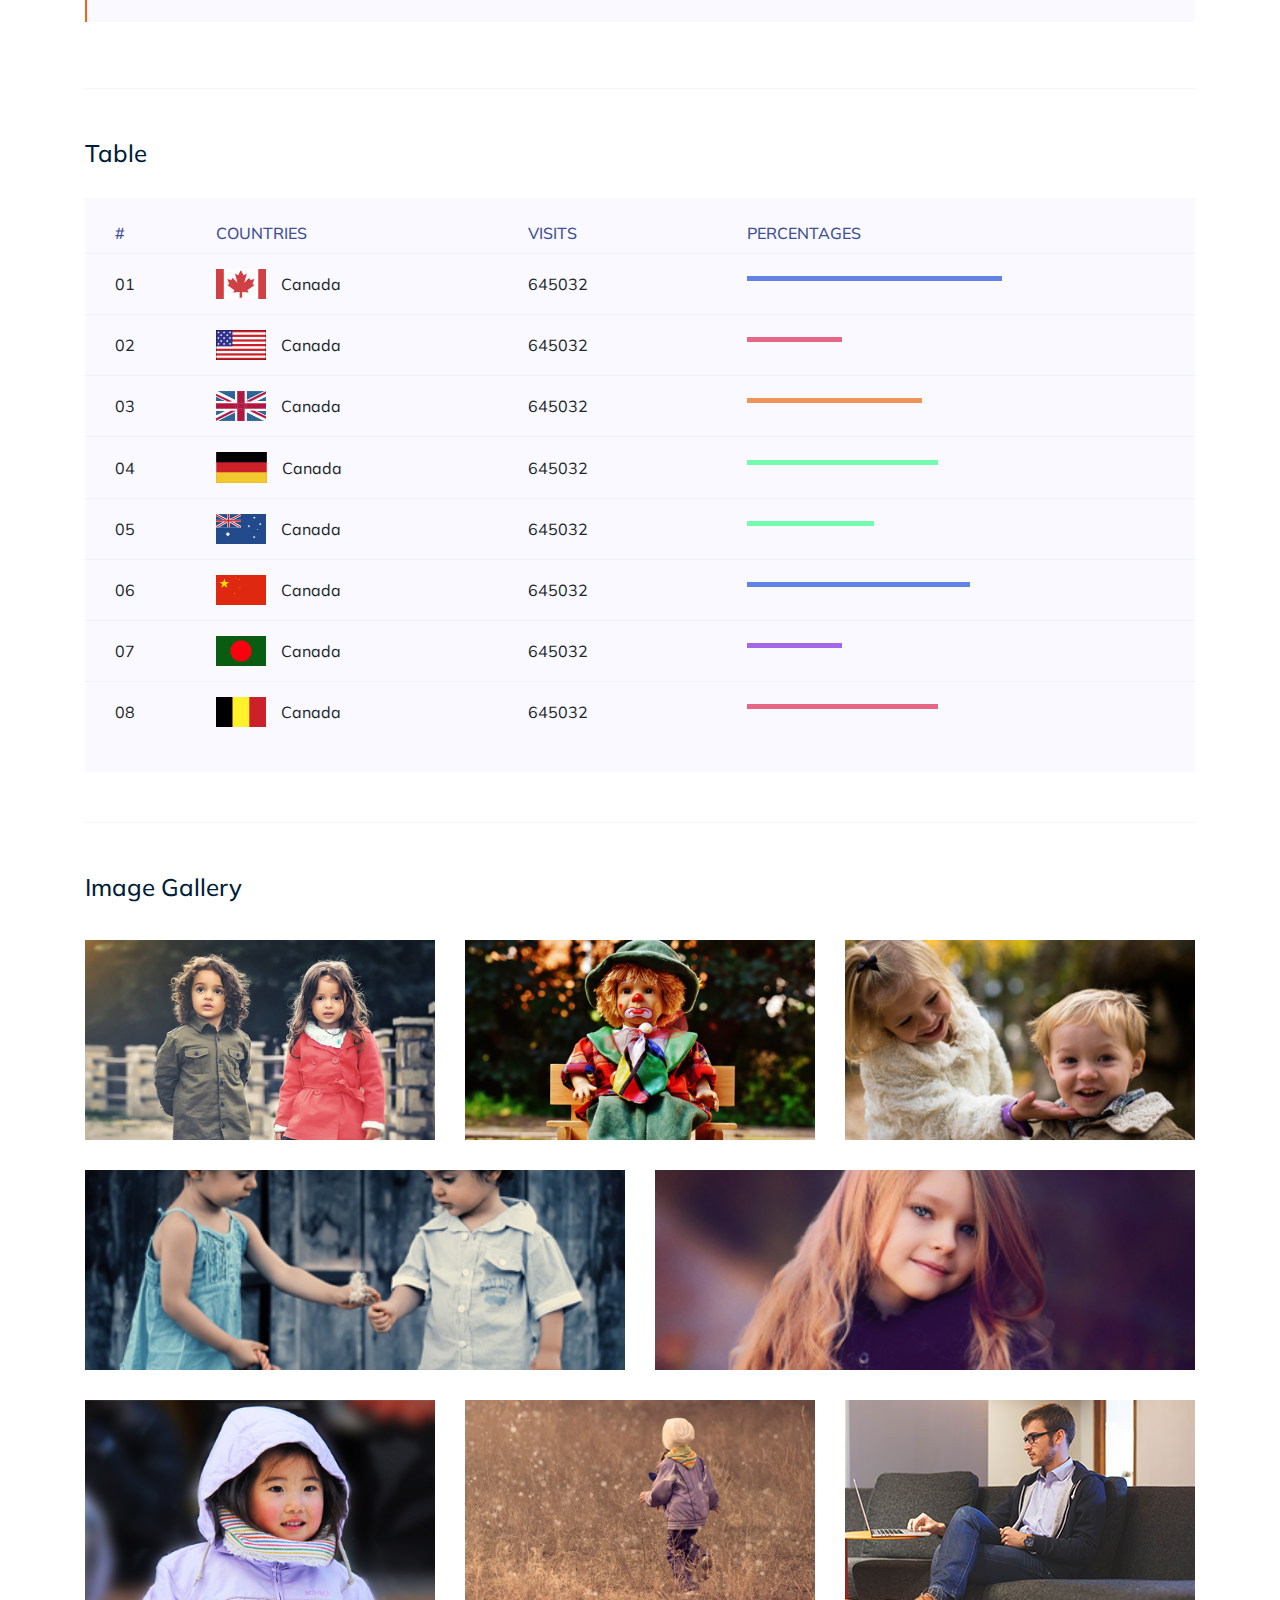
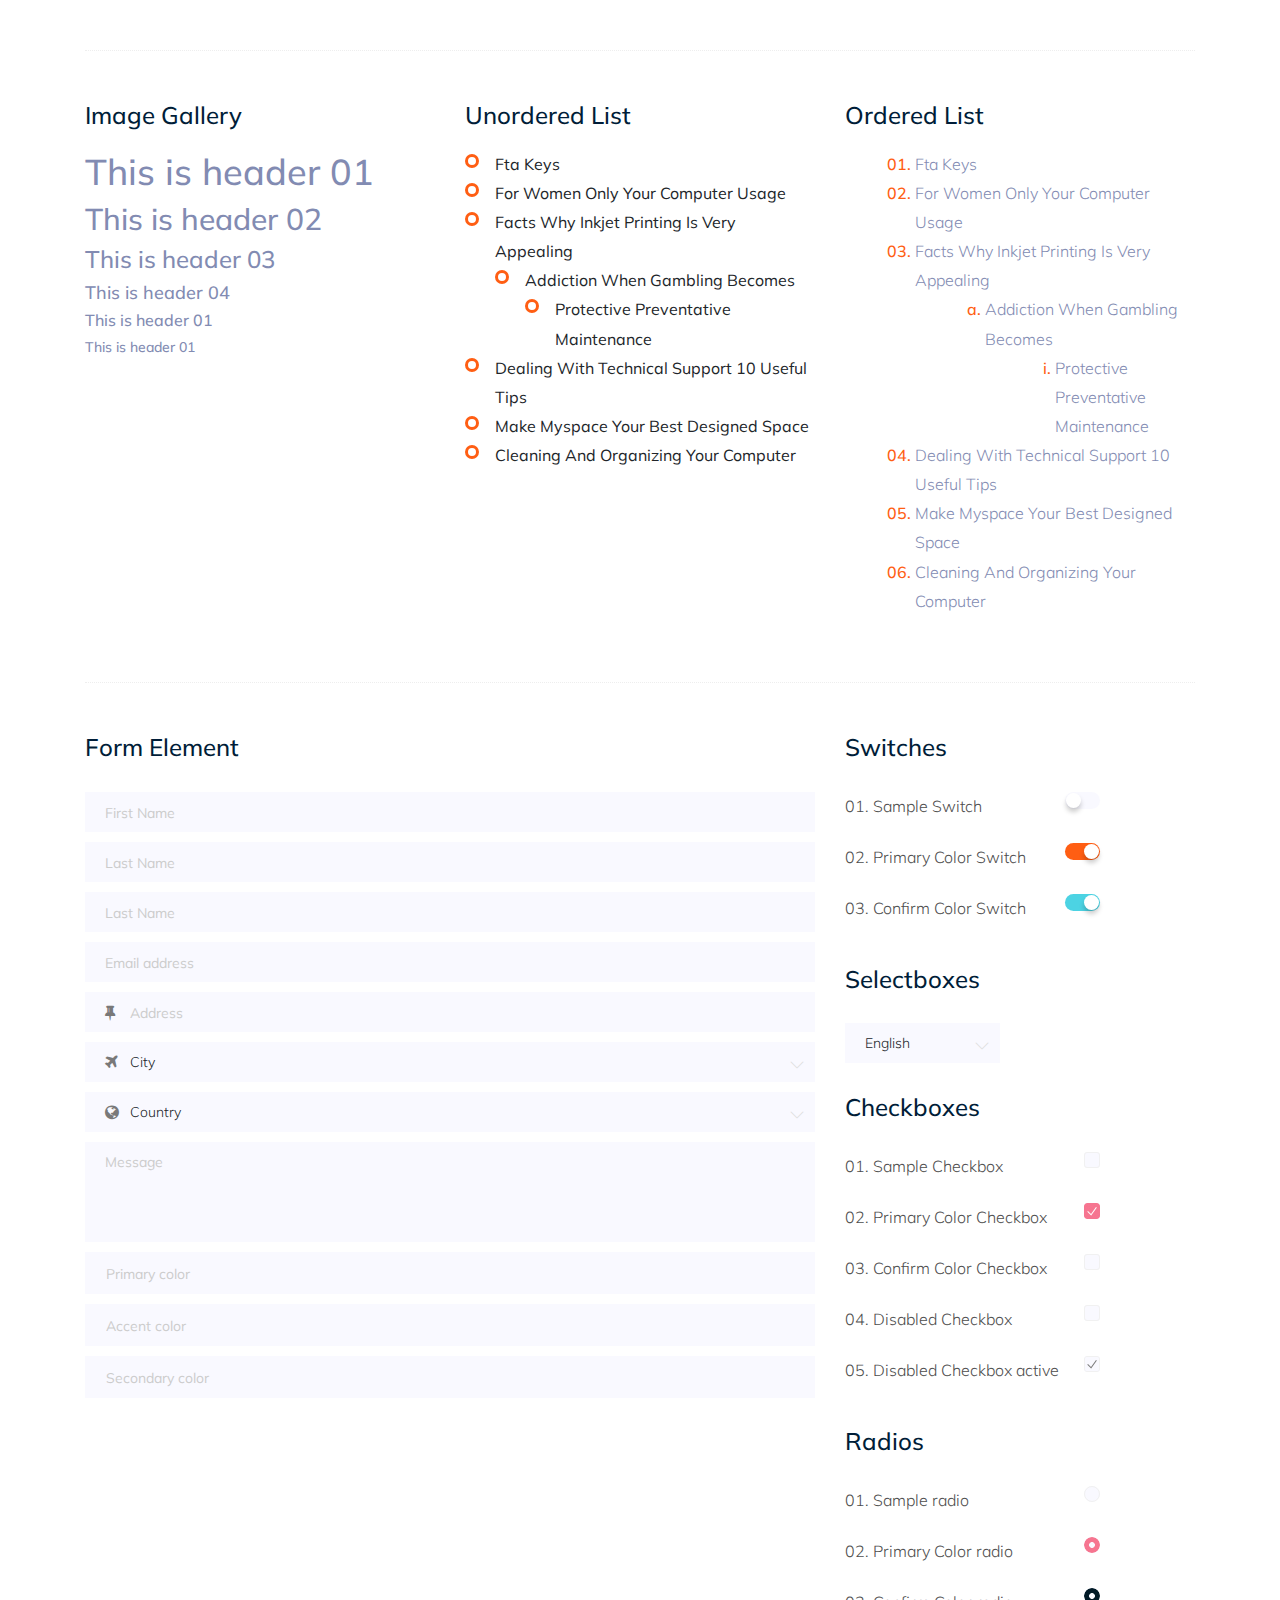
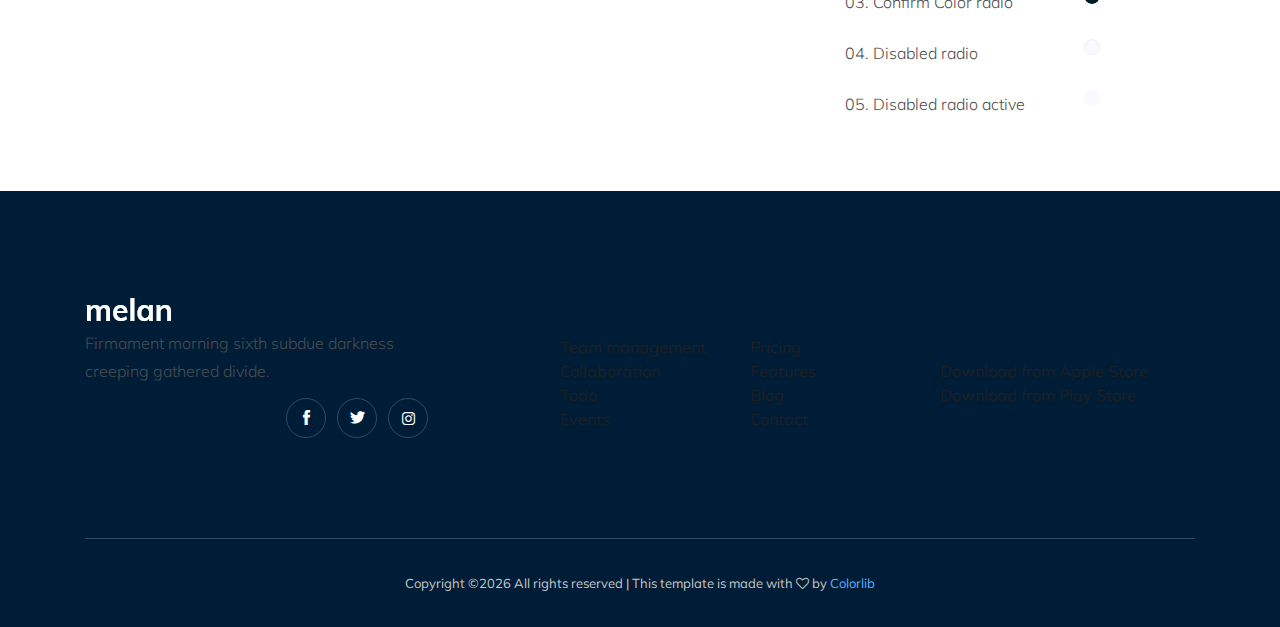
<file: elements.html>
<!doctype html>
<html class="no-js" lang="zxx">

<head>
	<meta charset="utf-8">
	<meta http-equiv="x-ua-compatible" content="ie=edge">
	<title>Melan</title>
	<meta name="description" content="">
	<meta name="viewport" content="width=device-width, initial-scale=1">

	<!-- <link rel="manifest" href="site.webmanifest"> -->
	<!-- Place favicon.ico in the root directory -->

	<!-- CSS here -->
	<link rel="stylesheet" href="css/bootstrap.min.css">
	<link rel="stylesheet" href="css/owl.carousel.min.css">
	<link rel="stylesheet" href="css/magnific-popup.css">
	<link rel="stylesheet" href="css/font-awesome.min.css">
	<link rel="stylesheet" href="css/themify-icons.css">
	<link rel="stylesheet" href="css/nice-select.css">
	<link rel="stylesheet" href="css/flaticon.css">
	<link rel="stylesheet" href="css/gijgo.css">
	<link rel="stylesheet" href="css/animate.min.css">
	<link rel="stylesheet" href="css/slicknav.css">
	<link rel="stylesheet" href="css/style.css">
	<!-- <link rel="stylesheet" href="css/responsive.css"> -->
</head>

<body>
	<!--[if lte IE 9]>
            <p class="browserupgrade">You are using an <strong>outdated</strong> browser. Please <a href="https://browsehappy.com/">upgrade your browser</a> to improve your experience and security.</p>
        <![endif]-->

    <!-- header-start -->
    <header>
			<div class="header-area ">
				<div id="sticky-header" class="main-header-area">
					<div class="container-fluid">
						<div class="row align-items-center">
							<div class="col-xl-3 col-lg-2">
								<div class="logo">
									<a href="index.html">
										<img src="img/logo.png" alt="">
									</a>
								</div>
							</div>
							<div class="col-xl-6 col-lg-7">
								<div class="main-menu  d-none d-lg-block">
									<nav>
										<ul id="navigation">
											<li><a class="active" href="index.html">home</a></li>
											<li><a href="about.html">About</a></li>
											<li><a href="services.html">Services</a></li>
											<li><a href="#">blog <i class="ti-angle-down"></i></a>
												<ul class="submenu">
													<li><a href="blog.html">blog</a></li>
													<li><a href="single-blog.html">single-blog</a></li>
												</ul>
											</li>
											<li><a href="#">pages <i class="ti-angle-down"></i></a>
												<ul class="submenu">
													 <li><a href="elements.html">elements</a></li>
												</ul>
											</li>
											<li><a href="contact.html">Contact</a></li>
										</ul>
									</nav>
								</div>
							</div>
							<div class="col-xl-3 col-lg-3 d-none d-lg-block">
								<div class="Appointment">
									<div class="book_btn d-none d-lg-block">
										<a  href="#">Contact Me</a>
									</div>
								</div>
							</div>
							<div class="col-12">
								<div class="mobile_menu d-block d-lg-none"></div>
							</div>
						</div>
	
					</div>
				</div>
			</div>
		</header>
		<!-- header-end -->
	
		<!-- bradcam_area  -->
		<div class="bradcam_area bradcam_bg_1">
			<div class="container">
				<div class="row">
					<div class="col-xl-12">
						<div class="bradcam_text text-center">
							<h3>Elements</h3>
						</div>
					</div>
				</div>
			</div>
		</div>
		<!-- /bradcam_area  -->

	<!-- Start Sample Area -->
	<section class="sample-text-area">
		<div class="container box_1170">
			<h3 class="text-heading">Text Sample</h3>
			<p class="sample-text">
				Every avid independent filmmaker has <b>Bold</b> about making that <i>Italic</i> interest documentary,
				or short
				film to show off their creative prowess. Many have great ideas and want to “wow”
				the<sup>Superscript</sup> scene,
				or video renters with their big project. But once you have the<sub>Subscript</sub> “in the can” (no easy
				feat), how
				do you move from a <del>Strike</del> through of master DVDs with the <u>“Underline”</u> marked
				hand-written title
				inside a secondhand CD case, to a pile of cardboard boxes full of shiny new, retail-ready DVDs, with UPC
				barcodes
				and polywrap sitting on your doorstep? You need to create eye-popping artwork and have your project
				replicated.
				Using a reputable full service DVD Replication company like PacificDisc, Inc. to partner with is
				certainly a
				helpful option to ensure a professional end result, but to help with your DVD replication project, here
				are 4 easy
				steps to follow for good DVD replication results:

			</p>
		</div>
	</section>
	<!-- End Sample Area -->

	<!-- Start Button -->
	<section class="button-area">
		<div class="container box_1170 border-top-generic">
			<h3 class="text-heading">Sample Buttons</h3>
			<div class="button-group-area">
				<a href="#" class="genric-btn default">Default</a>
				<a href="#" class="genric-btn primary">Primary</a>
				<a href="#" class="genric-btn success">Success</a>
				<a href="#" class="genric-btn info">Info</a>
				<a href="#" class="genric-btn warning">Warning</a>
				<a href="#" class="genric-btn danger">Danger</a>
				<a href="#" class="genric-btn link">Link</a>
				<a href="#" class="genric-btn disable">Disable</a>
			</div>
			<div class="button-group-area mt-10">
				<a href="#" class="genric-btn default-border">Default</a>
				<a href="#" class="genric-btn primary-border">Primary</a>
				<a href="#" class="genric-btn success-border">Success</a>
				<a href="#" class="genric-btn info-border">Info</a>
				<a href="#" class="genric-btn warning-border">Warning</a>
				<a href="#" class="genric-btn danger-border">Danger</a>
				<a href="#" class="genric-btn link-border">Link</a>
				<a href="#" class="genric-btn disable">Disable</a>
			</div>
			<div class="button-group-area mt-40">
				<a href="#" class="genric-btn default radius">Default</a>
				<a href="#" class="genric-btn primary radius">Primary</a>
				<a href="#" class="genric-btn success radius">Success</a>
				<a href="#" class="genric-btn info radius">Info</a>
				<a href="#" class="genric-btn warning radius">Warning</a>
				<a href="#" class="genric-btn danger radius">Danger</a>
				<a href="#" class="genric-btn link radius">Link</a>
				<a href="#" class="genric-btn disable radius">Disable</a>
			</div>
			<div class="button-group-area mt-10">
				<a href="#" class="genric-btn default-border radius">Default</a>
				<a href="#" class="genric-btn primary-border radius">Primary</a>
				<a href="#" class="genric-btn success-border radius">Success</a>
				<a href="#" class="genric-btn info-border radius">Info</a>
				<a href="#" class="genric-btn warning-border radius">Warning</a>
				<a href="#" class="genric-btn danger-border radius">Danger</a>
				<a href="#" class="genric-btn link-border radius">Link</a>
				<a href="#" class="genric-btn disable radius">Disable</a>
			</div>
			<div class="button-group-area mt-40">
				<a href="#" class="genric-btn default circle">Default</a>
				<a href="#" class="genric-btn primary circle">Primary</a>
				<a href="#" class="genric-btn success circle">Success</a>
				<a href="#" class="genric-btn info circle">Info</a>
				<a href="#" class="genric-btn warning circle">Warning</a>
				<a href="#" class="genric-btn danger circle">Danger</a>
				<a href="#" class="genric-btn link circle">Link</a>
				<a href="#" class="genric-btn disable circle">Disable</a>
			</div>
			<div class="button-group-area mt-10">
				<a href="#" class="genric-btn default-border circle">Default</a>
				<a href="#" class="genric-btn primary-border circle">Primary</a>
				<a href="#" class="genric-btn success-border circle">Success</a>
				<a href="#" class="genric-btn info-border circle">Info</a>
				<a href="#" class="genric-btn warning-border circle">Warning</a>
				<a href="#" class="genric-btn danger-border circle">Danger</a>
				<a href="#" class="genric-btn link-border circle">Link</a>
				<a href="#" class="genric-btn disable circle">Disable</a>
			</div>
			<div class="button-group-area mt-40">
				<a href="#" class="genric-btn default circle arrow">Default<span class="lnr lnr-arrow-right"></span></a>
				<a href="#" class="genric-btn primary circle arrow">Primary<span class="lnr lnr-arrow-right"></span></a>
				<a href="#" class="genric-btn success circle arrow">Success<span class="lnr lnr-arrow-right"></span></a>
				<a href="#" class="genric-btn info circle arrow">Info<span class="lnr lnr-arrow-right"></span></a>
				<a href="#" class="genric-btn warning circle arrow">Warning<span class="lnr lnr-arrow-right"></span></a>
				<a href="#" class="genric-btn danger circle arrow">Danger<span class="lnr lnr-arrow-right"></span></a>
			</div>
			<div class="button-group-area mt-10">
				<a href="#" class="genric-btn default-border circle arrow">Default<span
						class="lnr lnr-arrow-right"></span></a>
				<a href="#" class="genric-btn primary-border circle arrow">Primary<span
						class="lnr lnr-arrow-right"></span></a>
				<a href="#" class="genric-btn success-border circle arrow">Success<span
						class="lnr lnr-arrow-right"></span></a>
				<a href="#" class="genric-btn info-border circle arrow">Info<span
						class="lnr lnr-arrow-right"></span></a>
				<a href="#" class="genric-btn warning-border circle arrow">Warning<span
						class="lnr lnr-arrow-right"></span></a>
				<a href="#" class="genric-btn danger-border circle arrow">Danger<span
						class="lnr lnr-arrow-right"></span></a>
			</div>
			<div class="button-group-area mt-40">
				<a href="#" class="genric-btn primary e-large">Extra Large</a>
				<a href="#" class="genric-btn success large">Large</a>
				<a href="#" class="genric-btn primary">Default</a>
				<a href="#" class="genric-btn success medium">Medium</a>
				<a href="#" class="genric-btn primary small">Small</a>
			</div>
			<div class="button-group-area mt-10">
				<a href="#" class="genric-btn primary-border e-large">Extra Large</a>
				<a href="#" class="genric-btn success-border large">Large</a>
				<a href="#" class="genric-btn primary-border">Default</a>
				<a href="#" class="genric-btn success-border medium">Medium</a>
				<a href="#" class="genric-btn primary-border small">Small</a>
			</div>
		</div>
	</section>
	<!-- End Button -->

	<!-- Start Align Area -->
	<div class="whole-wrap">
		<div class="container box_1170">
			<div class="section-top-border">
				<h3 class="mb-30">Left Aligned</h3>
				<div class="row">
					<div class="col-md-3">
						<img src="img/elements/d.jpg" alt="" class="img-fluid">
					</div>
					<div class="col-md-9 mt-sm-20">
						<p>Recently, the US Federal government banned online casinos from operating in America by making
							it illegal to
							transfer money to them through any US bank or payment system. As a result of this law, most
							of the popular
							online casino networks such as Party Gaming and PlayTech left the United States. Overnight,
							online casino
							players found themselves being chased by the Federal government. But, after a fortnight, the
							online casino
							industry came up with a solution and new online casinos started taking root. These began to
							operate under a
							different business umbrella, and by doing that, rendered the transfer of money to and from
							them legal. A major
							part of this was enlisting electronic banking systems that would accept this new
							clarification and start doing
							business with me. Listed in this article are the electronic banking systems that accept
							players from the United
							States that wish to play in online casinos.</p>
					</div>
				</div>
			</div>
			<div class="section-top-border text-right">
				<h3 class="mb-30">Right Aligned</h3>
				<div class="row">
					<div class="col-md-9">
						<p class="text-right">Over time, even the most sophisticated, memory packed computer can begin
							to run slow if we
							don’t do something to prevent it. The reason why has less to do with how computers are made
							and how they age and
							more to do with the way we use them. You see, all of the daily tasks that we do on our PC
							from running programs
							to downloading and deleting software can make our computer sluggish. To keep this from
							happening, you need to
							understand the reasons why your PC is getting slower and do something to keep your PC
							running at its best. You
							can do this through regular maintenance and PC performance optimization programs</p>
						<p class="text-right">Before we discuss all of the things that could be affecting your PC’s
							performance, let’s
							talk a little about what symptoms</p>
					</div>
					<div class="col-md-3">
						<img src="img/elements/d.jpg" alt="" class="img-fluid">
					</div>
				</div>
			</div>
			<div class="section-top-border">
				<h3 class="mb-30">Definition</h3>
				<div class="row">
					<div class="col-md-4">
						<div class="single-defination">
							<h4 class="mb-20">Definition 01</h4>
							<p>Recently, the US Federal government banned online casinos from operating in America by
								making it illegal to
								transfer money to them through any US bank or payment system. As a result of this law,
								most of the popular
								online casino networks</p>
						</div>
					</div>
					<div class="col-md-4">
						<div class="single-defination">
							<h4 class="mb-20">Definition 02</h4>
							<p>Recently, the US Federal government banned online casinos from operating in America by
								making it illegal to
								transfer money to them through any US bank or payment system. As a result of this law,
								most of the popular
								online casino networks</p>
						</div>
					</div>
					<div class="col-md-4">
						<div class="single-defination">
							<h4 class="mb-20">Definition 03</h4>
							<p>Recently, the US Federal government banned online casinos from operating in America by
								making it illegal to
								transfer money to them through any US bank or payment system. As a result of this law,
								most of the popular
								online casino networks</p>
						</div>
					</div>
				</div>
			</div>
			<div class="section-top-border">
				<h3 class="mb-30">Block Quotes</h3>
				<div class="row">
					<div class="col-lg-12">
						<blockquote class="generic-blockquote">
							“Recently, the US Federal government banned online casinos from operating in America by
							making it illegal to
							transfer money to them through any US bank or payment system. As a result of this law, most
							of the popular
							online casino networks such as Party Gaming and PlayTech left the United States. Overnight,
							online casino
							players found themselves being chased by the Federal government. But, after a fortnight, the
							online casino
							industry came up with a solution and new online casinos started taking root. These began to
							operate under a
							different business umbrella, and by doing that, rendered the transfer of money to and from
							them legal. A major
							part of this was enlisting electronic banking systems that would accept this new
							clarification and start doing
							business with me. Listed in this article are the electronic banking”
						</blockquote>
					</div>
				</div>
			</div>
			<div class="section-top-border">
				<h3 class="mb-30">Table</h3>
				<div class="progress-table-wrap">
					<div class="progress-table">
						<div class="table-head">
							<div class="serial">#</div>
							<div class="country">Countries</div>
							<div class="visit">Visits</div>
							<div class="percentage">Percentages</div>
						</div>
						<div class="table-row">
							<div class="serial">01</div>
							<div class="country"> <img src="img/elements/f1.jpg" alt="flag">Canada</div>
							<div class="visit">645032</div>
							<div class="percentage">
								<div class="progress">
									<div class="progress-bar color-1" role="progressbar" style="width: 80%"
										aria-valuenow="80" aria-valuemin="0" aria-valuemax="100"></div>
								</div>
							</div>
						</div>
						<div class="table-row">
							<div class="serial">02</div>
							<div class="country"> <img src="img/elements/f2.jpg" alt="flag">Canada</div>
							<div class="visit">645032</div>
							<div class="percentage">
								<div class="progress">
									<div class="progress-bar color-2" role="progressbar" style="width: 30%"
										aria-valuenow="30" aria-valuemin="0" aria-valuemax="100"></div>
								</div>
							</div>
						</div>
						<div class="table-row">
							<div class="serial">03</div>
							<div class="country"> <img src="img/elements/f3.jpg" alt="flag">Canada</div>
							<div class="visit">645032</div>
							<div class="percentage">
								<div class="progress">
									<div class="progress-bar color-3" role="progressbar" style="width: 55%"
										aria-valuenow="55" aria-valuemin="0" aria-valuemax="100"></div>
								</div>
							</div>
						</div>
						<div class="table-row">
							<div class="serial">04</div>
							<div class="country"> <img src="img/elements/f4.jpg" alt="flag">Canada</div>
							<div class="visit">645032</div>
							<div class="percentage">
								<div class="progress">
									<div class="progress-bar color-4" role="progressbar" style="width: 60%"
										aria-valuenow="60" aria-valuemin="0" aria-valuemax="100"></div>
								</div>
							</div>
						</div>
						<div class="table-row">
							<div class="serial">05</div>
							<div class="country"> <img src="img/elements/f5.jpg" alt="flag">Canada</div>
							<div class="visit">645032</div>
							<div class="percentage">
								<div class="progress">
									<div class="progress-bar color-5" role="progressbar" style="width: 40%"
										aria-valuenow="40" aria-valuemin="0" aria-valuemax="100"></div>
								</div>
							</div>
						</div>
						<div class="table-row">
							<div class="serial">06</div>
							<div class="country"> <img src="img/elements/f6.jpg" alt="flag">Canada</div>
							<div class="visit">645032</div>
							<div class="percentage">
								<div class="progress">
									<div class="progress-bar color-6" role="progressbar" style="width: 70%"
										aria-valuenow="70" aria-valuemin="0" aria-valuemax="100"></div>
								</div>
							</div>
						</div>
						<div class="table-row">
							<div class="serial">07</div>
							<div class="country"> <img src="img/elements/f7.jpg" alt="flag">Canada</div>
							<div class="visit">645032</div>
							<div class="percentage">
								<div class="progress">
									<div class="progress-bar color-7" role="progressbar" style="width: 30%"
										aria-valuenow="30" aria-valuemin="0" aria-valuemax="100"></div>
								</div>
							</div>
						</div>
						<div class="table-row">
							<div class="serial">08</div>
							<div class="country"> <img src="img/elements/f8.jpg" alt="flag">Canada</div>
							<div class="visit">645032</div>
							<div class="percentage">
								<div class="progress">
									<div class="progress-bar color-8" role="progressbar" style="width: 60%"
										aria-valuenow="60" aria-valuemin="0" aria-valuemax="100"></div>
								</div>
							</div>
						</div>
					</div>
				</div>
			</div>
			<div class="section-top-border">
				<h3>Image Gallery</h3>
				<div class="row gallery-item">
					<div class="col-md-4">
						<a href="img/elements/g1.jpg" class="img-pop-up">
							<div class="single-gallery-image" style="background: url(img/elements/g1.jpg);"></div>
						</a>
					</div>
					<div class="col-md-4">
						<a href="img/elements/g2.jpg" class="img-pop-up">
							<div class="single-gallery-image" style="background: url(img/elements/g2.jpg);"></div>
						</a>
					</div>
					<div class="col-md-4">
						<a href="img/elements/g3.jpg" class="img-pop-up">
							<div class="single-gallery-image" style="background: url(img/elements/g3.jpg);"></div>
						</a>
					</div>
					<div class="col-md-6">
						<a href="img/elements/g4.jpg" class="img-pop-up">
							<div class="single-gallery-image" style="background: url(img/elements/g4.jpg);"></div>
						</a>
					</div>
					<div class="col-md-6">
						<a href="img/elements/g5.jpg" class="img-pop-up">
							<div class="single-gallery-image" style="background: url(img/elements/g5.jpg);"></div>
						</a>
					</div>
					<div class="col-md-4">
						<a href="img/elements/g6.jpg" class="img-pop-up">
							<div class="single-gallery-image" style="background: url(img/elements/g6.jpg);"></div>
						</a>
					</div>
					<div class="col-md-4">
						<a href="img/elements/g7.jpg" class="img-pop-up">
							<div class="single-gallery-image" style="background: url(img/elements/g7.jpg);"></div>
						</a>
					</div>
					<div class="col-md-4">
						<a href="img/elements/g8.jpg" class="img-pop-up">
							<div class="single-gallery-image" style="background: url(img/elements/g8.jpg);"></div>
						</a>
					</div>
				</div>
			</div>
			<div class="section-top-border">
				<div class="row">
					<div class="col-md-4">
						<h3 class="mb-20">Image Gallery</h3>
						<div class="typography">
							<h1>This is header 01</h1>
							<h2>This is header 02</h2>
							<h3>This is header 03</h3>
							<h4>This is header 04</h4>
							<h5>This is header 01</h5>
							<h6>This is header 01</h6>
						</div>
					</div>
					<div class="col-md-4 mt-sm-30">
						<h3 class="mb-20">Unordered List</h3>
						<div class="">
							<ul class="unordered-list">
								<li>Fta Keys</li>
								<li>For Women Only Your Computer Usage</li>
								<li>Facts Why Inkjet Printing Is Very Appealing
									<ul>
										<li>Addiction When Gambling Becomes
											<ul>
												<li>Protective Preventative Maintenance</li>
											</ul>
										</li>
									</ul>
								</li>
								<li>Dealing With Technical Support 10 Useful Tips</li>
								<li>Make Myspace Your Best Designed Space</li>
								<li>Cleaning And Organizing Your Computer</li>
							</ul>
						</div>
					</div>
					<div class="col-md-4 mt-sm-30">
						<h3 class="mb-20">Ordered List</h3>
						<div class="">
							<ol class="ordered-list">
								<li><span>Fta Keys</span></li>
								<li><span>For Women Only Your Computer Usage</span></li>
								<li><span>Facts Why Inkjet Printing Is Very Appealing</span>
									<ol class="ordered-list-alpha">
										<li><span>Addiction When Gambling Becomes</span>
											<ol class="ordered-list-roman">
												<li><span>Protective Preventative Maintenance</span></li>
											</ol>
										</li>
									</ol>
								</li>
								<li><span>Dealing With Technical Support 10 Useful Tips</span></li>
								<li><span>Make Myspace Your Best Designed Space</span></li>
								<li><span>Cleaning And Organizing Your Computer</span></li>
							</ol>
						</div>
					</div>
				</div>
			</div>
			<div class="section-top-border">
				<div class="row">
					<div class="col-lg-8 col-md-8">
						<h3 class="mb-30">Form Element</h3>
						<form action="#">
							<div class="mt-10">
								<input type="text" name="first_name" placeholder="First Name"
									onfocus="this.placeholder = ''" onblur="this.placeholder = 'First Name'" required
									class="single-input">
							</div>
							<div class="mt-10">
								<input type="text" name="last_name" placeholder="Last Name"
									onfocus="this.placeholder = ''" onblur="this.placeholder = 'Last Name'" required
									class="single-input">
							</div>
							<div class="mt-10">
								<input type="text" name="last_name" placeholder="Last Name"
									onfocus="this.placeholder = ''" onblur="this.placeholder = 'Last Name'" required
									class="single-input">
							</div>
							<div class="mt-10">
								<input type="email" name="EMAIL" placeholder="Email address"
									onfocus="this.placeholder = ''" onblur="this.placeholder = 'Email address'" required
									class="single-input">
							</div>
							<div class="input-group-icon mt-10">
								<div class="icon"><i class="fa fa-thumb-tack" aria-hidden="true"></i></div>
								<input type="text" name="address" placeholder="Address" onfocus="this.placeholder = ''"
									onblur="this.placeholder = 'Address'" required class="single-input">
							</div>
							<div class="input-group-icon mt-10">
								<div class="icon"><i class="fa fa-plane" aria-hidden="true"></i></div>
								<div class="form-select" id="default-select"">
											<select>
												<option value=" 1">City</option>
									<option value="1">Dhaka</option>
									<option value="1">Dilli</option>
									<option value="1">Newyork</option>
									<option value="1">Islamabad</option>
									</select>
								</div>
							</div>
							<div class="input-group-icon mt-10">
								<div class="icon"><i class="fa fa-globe" aria-hidden="true"></i></div>
								<div class="form-select" id="default-select"">
											<select>
												<option value=" 1">Country</option>
									<option value="1">Bangladesh</option>
									<option value="1">India</option>
									<option value="1">England</option>
									<option value="1">Srilanka</option>
									</select>
								</div>
							</div>

							<div class="mt-10">
								<textarea class="single-textarea" placeholder="Message" onfocus="this.placeholder = ''"
									onblur="this.placeholder = 'Message'" required></textarea>
							</div>
							<!-- For Gradient Border Use -->
							<!-- <div class="mt-10">
										<div class="primary-input">
											<input id="primary-input" type="text" name="first_name" placeholder="Primary color" onfocus="this.placeholder = ''" onblur="this.placeholder = 'Primary color'">
											<label for="primary-input"></label>
										</div>
									</div> -->
							<div class="mt-10">
								<input type="text" name="first_name" placeholder="Primary color"
									onfocus="this.placeholder = ''" onblur="this.placeholder = 'Primary color'" required
									class="single-input-primary">
							</div>
							<div class="mt-10">
								<input type="text" name="first_name" placeholder="Accent color"
									onfocus="this.placeholder = ''" onblur="this.placeholder = 'Accent color'" required
									class="single-input-accent">
							</div>
							<div class="mt-10">
								<input type="text" name="first_name" placeholder="Secondary color"
									onfocus="this.placeholder = ''" onblur="this.placeholder = 'Secondary color'"
									required class="single-input-secondary">
							</div>
						</form>
					</div>
					<div class="col-lg-3 col-md-4 mt-sm-30">
						<div class="single-element-widget">
							<h3 class="mb-30">Switches</h3>
							<div class="switch-wrap d-flex justify-content-between">
								<p>01. Sample Switch</p>
								<div class="primary-switch">
									<input type="checkbox" id="default-switch">
									<label for="default-switch"></label>
								</div>
							</div>
							<div class="switch-wrap d-flex justify-content-between">
								<p>02. Primary Color Switch</p>
								<div class="primary-switch">
									<input type="checkbox" id="primary-switch" checked>
									<label for="primary-switch"></label>
								</div>
							</div>
							<div class="switch-wrap d-flex justify-content-between">
								<p>03. Confirm Color Switch</p>
								<div class="confirm-switch">
									<input type="checkbox" id="confirm-switch" checked>
									<label for="confirm-switch"></label>
								</div>
							</div>
						</div>
						<div class="single-element-widget mt-30">
							<h3 class="mb-30">Selectboxes</h3>
							<div class="default-select" id="default-select"">
										<select>
											<option value=" 1">English</option>
								<option value="1">Spanish</option>
								<option value="1">Arabic</option>
								<option value="1">Portuguise</option>
								<option value="1">Bengali</option>
								</select>
							</div>
						</div>
						<div class="single-element-widget mt-30">
							<h3 class="mb-30">Checkboxes</h3>
							<div class="switch-wrap d-flex justify-content-between">
								<p>01. Sample Checkbox</p>
								<div class="primary-checkbox">
									<input type="checkbox" id="default-checkbox">
									<label for="default-checkbox"></label>
								</div>
							</div>
							<div class="switch-wrap d-flex justify-content-between">
								<p>02. Primary Color Checkbox</p>
								<div class="primary-checkbox">
									<input type="checkbox" id="primary-checkbox" checked>
									<label for="primary-checkbox"></label>
								</div>
							</div>
							<div class="switch-wrap d-flex justify-content-between">
								<p>03. Confirm Color Checkbox</p>
								<div class="confirm-checkbox">
									<input type="checkbox" id="confirm-checkbox">
									<label for="confirm-checkbox"></label>
								</div>
							</div>
							<div class="switch-wrap d-flex justify-content-between">
								<p>04. Disabled Checkbox</p>
								<div class="disabled-checkbox">
									<input type="checkbox" id="disabled-checkbox" disabled>
									<label for="disabled-checkbox"></label>
								</div>
							</div>
							<div class="switch-wrap d-flex justify-content-between">
								<p>05. Disabled Checkbox active</p>
								<div class="disabled-checkbox">
									<input type="checkbox" id="disabled-checkbox-active" checked disabled>
									<label for="disabled-checkbox-active"></label>
								</div>
							</div>
						</div>
						<div class="single-element-widget mt-30">
							<h3 class="mb-30">Radios</h3>
							<div class="switch-wrap d-flex justify-content-between">
								<p>01. Sample radio</p>
								<div class="primary-radio">
									<input type="checkbox" id="default-radio">
									<label for="default-radio"></label>
								</div>
							</div>
							<div class="switch-wrap d-flex justify-content-between">
								<p>02. Primary Color radio</p>
								<div class="primary-radio">
									<input type="checkbox" id="primary-radio" checked>
									<label for="primary-radio"></label>
								</div>
							</div>
							<div class="switch-wrap d-flex justify-content-between">
								<p>03. Confirm Color radio</p>
								<div class="confirm-radio">
									<input type="checkbox" id="confirm-radio" checked>
									<label for="confirm-radio"></label>
								</div>
							</div>
							<div class="switch-wrap d-flex justify-content-between">
								<p>04. Disabled radio</p>
								<div class="disabled-radio">
									<input type="checkbox" id="disabled-radio" disabled>
									<label for="disabled-radio"></label>
								</div>
							</div>
							<div class="switch-wrap d-flex justify-content-between">
								<p>05. Disabled radio active</p>
								<div class="disabled-radio">
									<input type="checkbox" id="disabled-radio-active" checked disabled>
									<label for="disabled-radio-active"></label>
								</div>
							</div>
						</div>
					</div>
				</div>
			</div>
		</div>
	</div>
	<!-- End Align Area -->

    <!-- footer start -->
    <footer class="footer">
        <div class="footer_top">
            <div class="container">
                <div class="row align-items-center">
                    <div class="col-xl-4 col-md-6 col-lg-4">
                        <div class="footer_widget">
                            <div class="footer_logo">
                                <a href="#">
                                    <img src="img/logo.png" alt="">
                                </a>
                            </div>
                            <p>
                                Firmament morning sixth subdue darkness
                                creeping gathered divide.
                            </p>
                            <div class="socail_links">
                                <ul>
                                    <li>
                                        <a href="#">
                                            <i class="ti-facebook"></i>
                                        </a>
                                    </li>
                                    <li>
                                        <a href="#">
                                            <i class="ti-twitter-alt"></i>
                                        </a>
                                    </li>
                                    <li>
                                        <a href="#">
                                            <i class="fa fa-instagram"></i>
                                        </a>
                                    </li>
                                </ul>
                            </div>

                        </div>
                    </div>
                    <div class="col-xl-2 offset-xl-1 col-md-6 col-lg-3">
                        <div class="footer_widget">
                            <h3 class="footer_title">
                                    Services
                            </h3>
                            <ul>
                                <li><a href="#">Team management</a></li>
                                <li><a href="#">Collaboration</a></li>
                                <li><a href="#">Todo</a></li>
                                <li><a href="#">Events</a></li>
                            </ul>

                        </div>
                    </div>
                    <div class="col-xl-2 col-md-6 col-lg-2">
                        <div class="footer_widget">
                            <h3 class="footer_title">
                                    Useful Links
                            </h3>
                            <ul>
                                <li><a href="#">Pricing</a></li>
                                <li><a href="#">Features</a></li>
                                <li><a href="#">Blog</a></li>
                                <li><a href="#">Contact</a></li>
                            </ul>
                        </div>
                    </div>
                    <div class="col-xl-3 col-md-6 col-lg-3">
                        <div class="footer_widget">
                            <h3 class="footer_title">
                                    Downloads
                            </h3>
                            <ul>
                                <li>
                                    <a href="#">
                                        Download from Apple Store

                                    </a>
                                </li>
                                <li><a href="#">
                                        Download from Play Store
                                    </a>
                                </li>
                                </ul>
                        </div>
                    </div>
                </div>
            </div>
        </div>
        <div class="copy-right_text">
            <div class="container">
                <div class="footer_border"></div>
                <div class="row">
                    <div class="col-xl-12">
                        <p class="copy_right text-center">
                            <!-- Link back to Colorlib can't be removed. Template is licensed under CC BY 3.0. -->
Copyright &copy;<script>document.write(new Date().getFullYear());</script> All rights reserved | This template is made with <i class="fa fa-heart-o" aria-hidden="true"></i> by <a href="https://colorlib.com" target="_blank">Colorlib</a>
<!-- Link back to Colorlib can't be removed. Template is licensed under CC BY 3.0. -->
                        </p>
                    </div>
                </div>
            </div>
        </div>
    </footer>
    <!--/ footer end  -->

	<!-- JS here -->
	<script src="js/vendor/modernizr-3.5.0.min.js"></script>
	<script src="js/vendor/jquery-1.12.4.min.js"></script>
	<script src="js/popper.min.js"></script>
	<script src="js/bootstrap.min.js"></script>
	<script src="js/owl.carousel.min.js"></script>
	<script src="js/isotope.pkgd.min.js"></script>
	<script src="js/ajax-form.js"></script>
	<script src="js/waypoints.min.js"></script>
	<script src="js/jquery.counterup.min.js"></script>
	<script src="js/imagesloaded.pkgd.min.js"></script>
	<script src="js/scrollIt.js"></script>
	<script src="js/jquery.scrollUp.min.js"></script>
	<script src="js/wow.min.js"></script>
	<script src="js/nice-select.min.js"></script>
	<script src="js/jquery.slicknav.min.js"></script>
	<script src="js/jquery.magnific-popup.min.js"></script>
	<script src="js/plugins.js"></script>
	<script src="js/gijgo.min.js"></script>

	<!--contact js-->
	<script src="js/contact.js"></script>
	<script src="js/jquery.ajaxchimp.min.js"></script>
	<script src="js/jquery.form.js"></script>
	<script src="js/jquery.validate.min.js"></script>
	<script src="js/mail-script.js"></script>

	<script src="js/main.js"></script>
    <script>
        $('#datepicker').datepicker({
            iconsLibrary: 'fontawesome',
            icons: {
             rightIcon: '<span class="fa fa-caret-down"></span>'
         }
        });
        $('#datepicker2').datepicker({
            iconsLibrary: 'fontawesome',
            icons: {
             rightIcon: '<span class="fa fa-caret-down"></span>'
         }

        });
    </script>
</body>
</html>
</file>
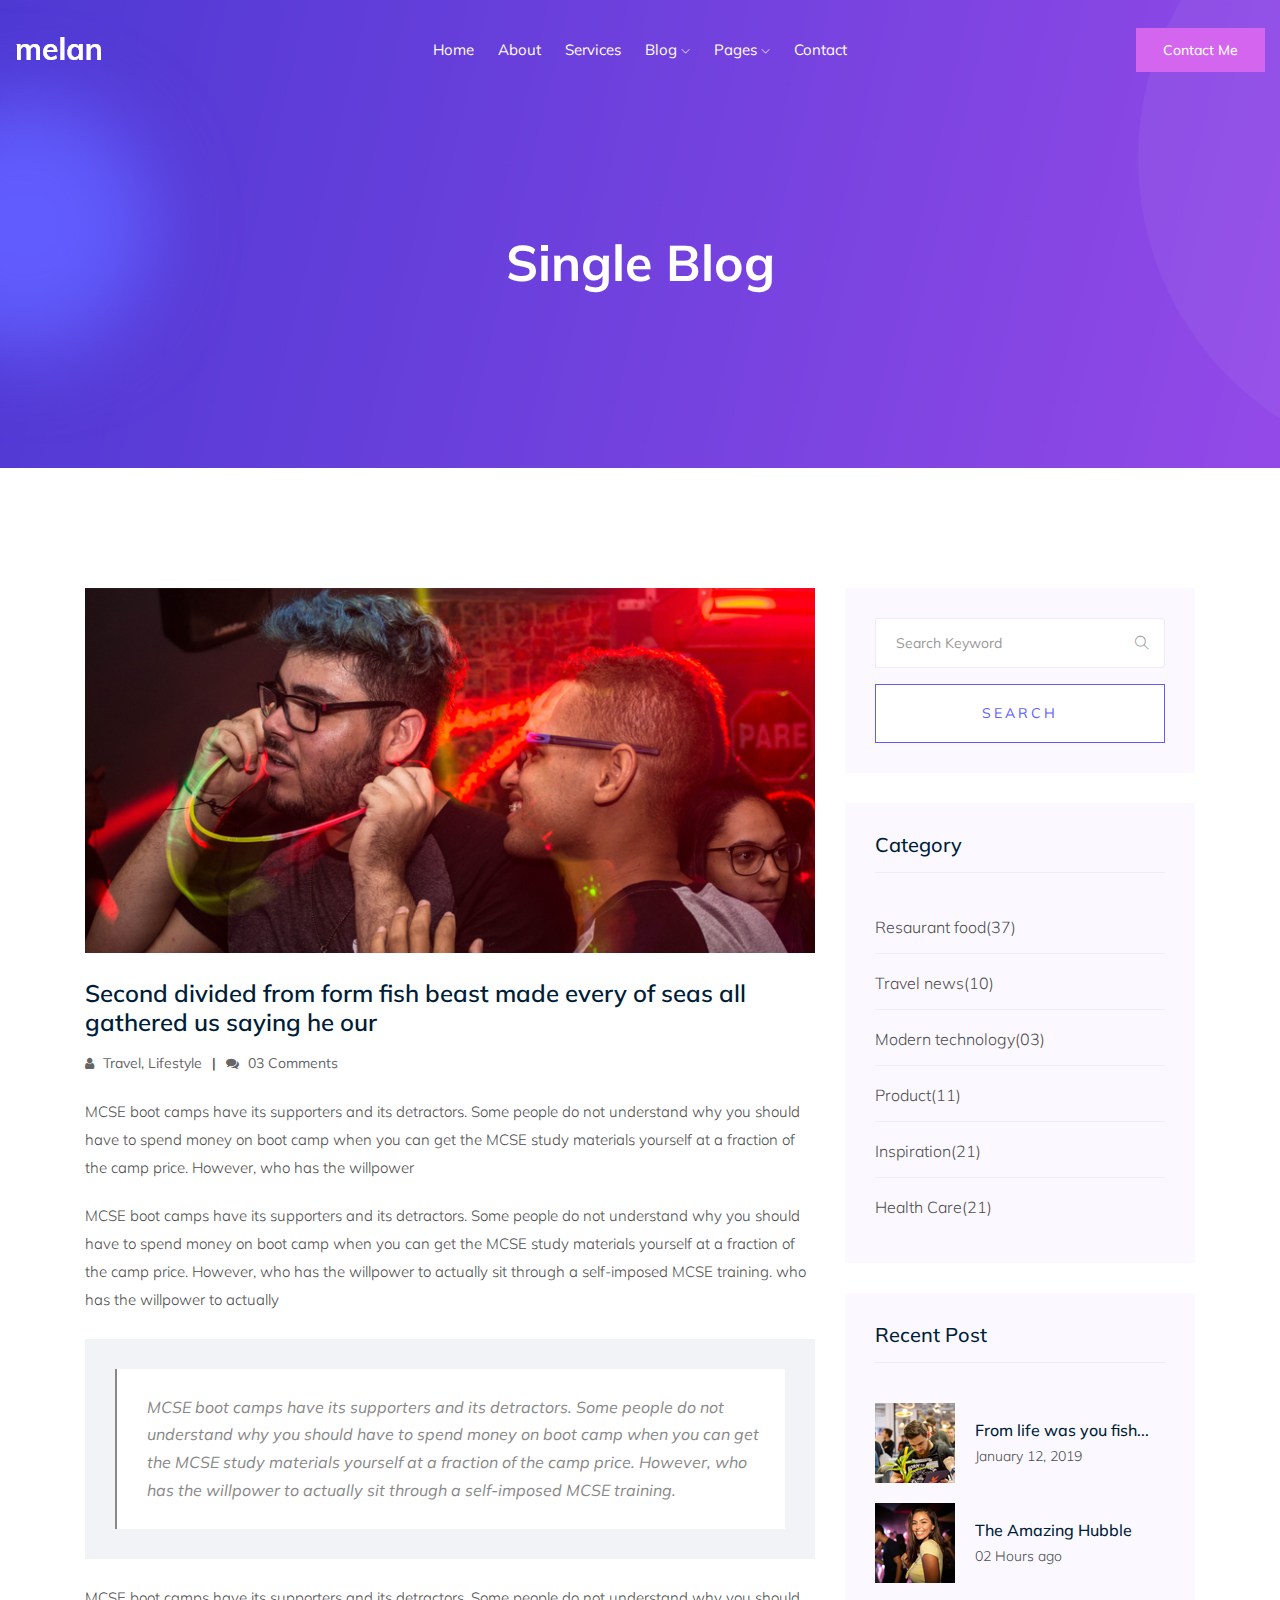
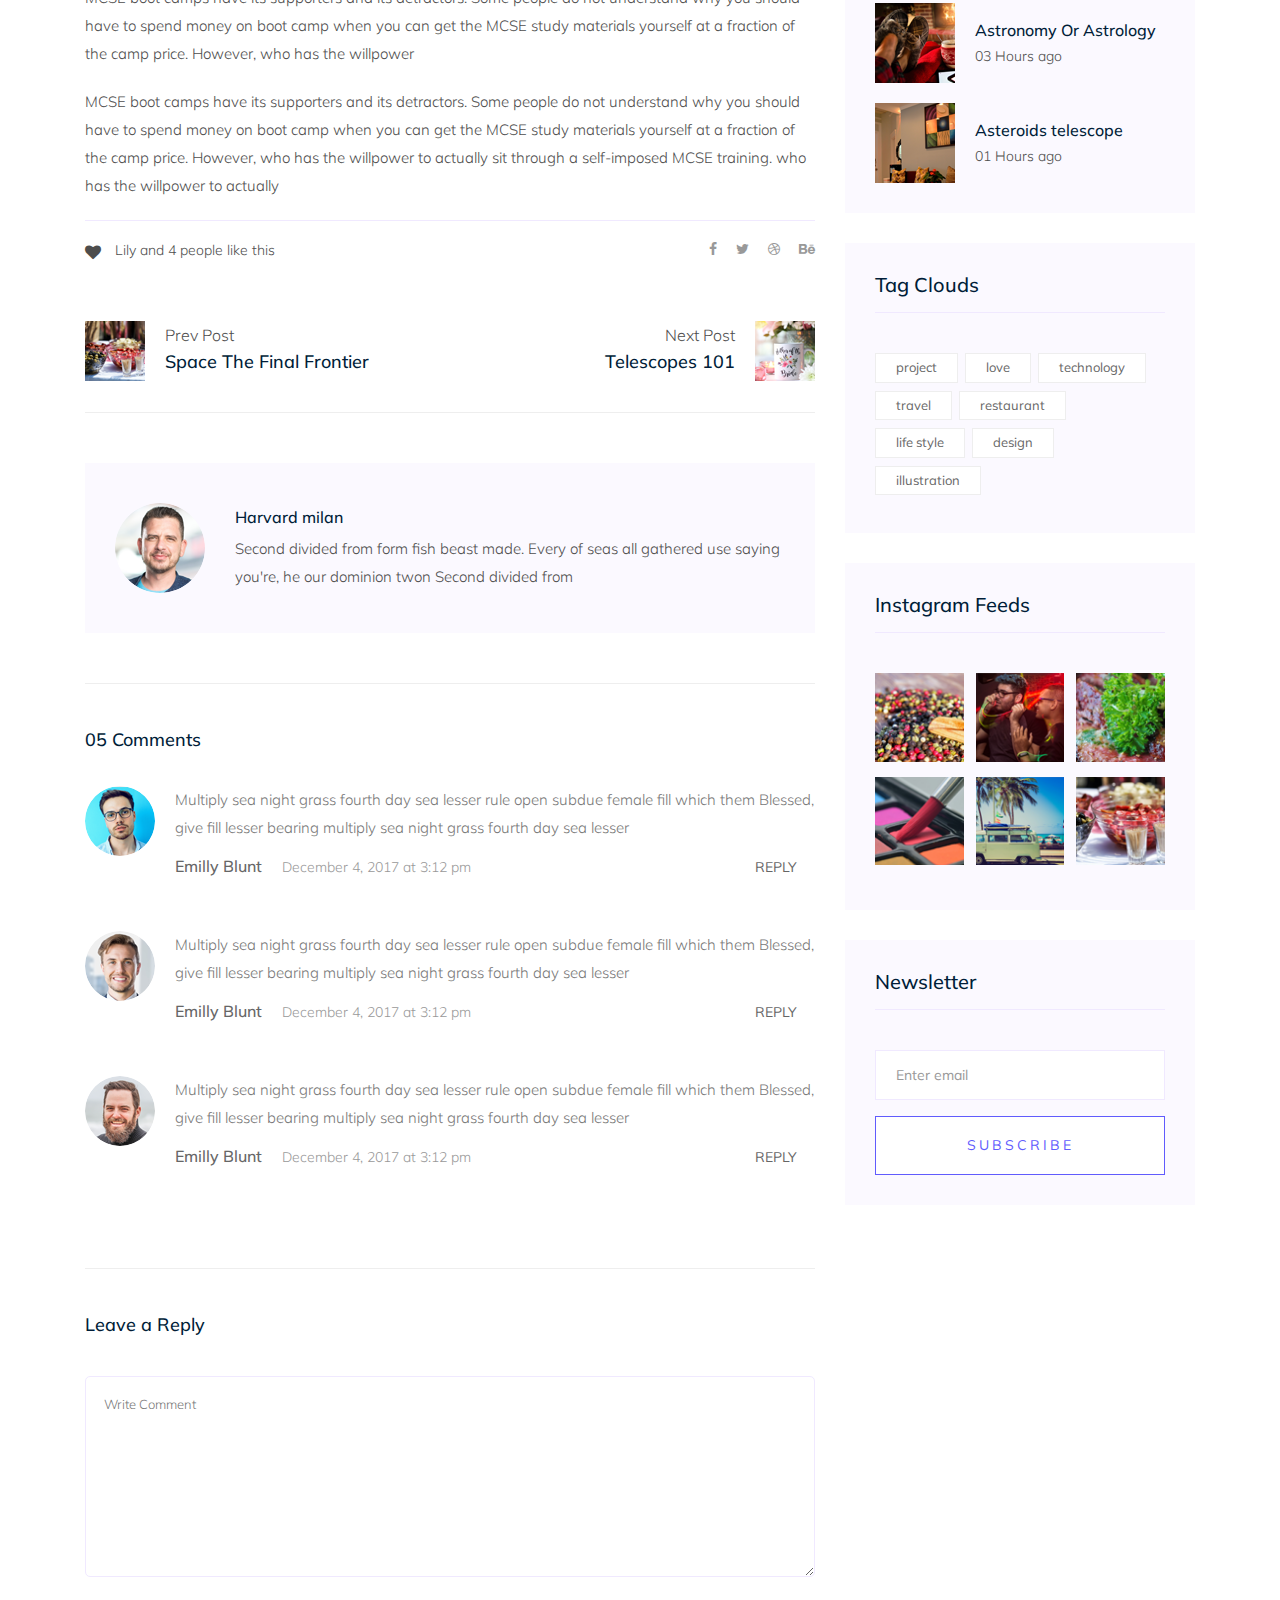
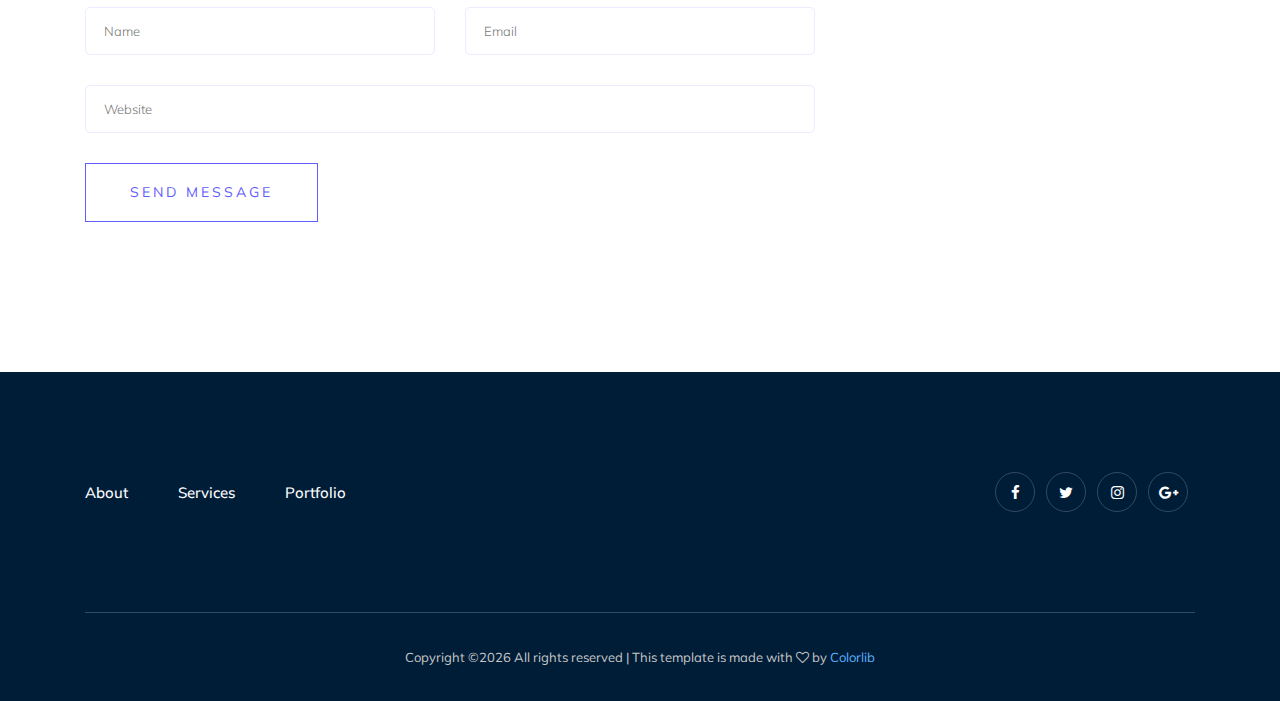
<file: last-blog.html>
<!doctype html>
<html class="no-js" lang="zxx">

<head>
   <meta charset="utf-8">
   <meta http-equiv="x-ua-compatible" content="ie=edge">
   <title>Melan</title>
   <meta name="description" content="">
   <meta name="viewport" content="width=device-width, initial-scale=1">

   <!-- <link rel="manifest" href="site.webmanifest"> -->
   <!-- Place favicon.ico in the root directory -->

   <!-- CSS here -->
   <link rel="stylesheet" href="css/bootstrap.min.css">
   <link rel="stylesheet" href="css/owl.carousel.min.css">
   <link rel="stylesheet" href="css/magnific-popup.css">
   <link rel="stylesheet" href="css/font-awesome.min.css">
   <link rel="stylesheet" href="css/themify-icons.css">
   <link rel="stylesheet" href="css/nice-select.css">
   <link rel="stylesheet" href="css/flaticon.css">
   <link rel="stylesheet" href="css/gijgo.css">
   <link rel="stylesheet" href="css/animate.min.css">
   <link rel="stylesheet" href="css/slicknav.css">
   <link rel="stylesheet" href="css/style.css">
   <!-- <link rel="stylesheet" href="css/responsive.css"> -->
</head>

<body>
   <!--[if lte IE 9]>
            <p class="browserupgrade">You are using an <strong>outdated</strong> browser. Please <a href="https://browsehappy.com/">upgrade your browser</a> to improve your experience and security.</p>
        <![endif]-->
    <!-- header-start -->
    <header>
         <div class="header-area ">
             <div id="sticky-header" class="main-header-area">
                 <div class="container-fluid">
                     <div class="row align-items-center">
                         <div class="col-xl-3 col-lg-2">
                             <div class="logo">
                                 <a href="index.html">
                                     <img src="img/logo.png" alt="">
                                 </a>
                             </div>
                         </div>
                         <div class="col-xl-6 col-lg-7">
                             <div class="main-menu  d-none d-lg-block">
                                 <nav>
                                     <ul id="navigation">
                                         <li><a class="active" href="index.html">home</a></li>
                                         <li><a href="about.html">About</a></li>
                                         <li><a href="services.html">Services</a></li>
                                         <li><a href="#">blog <i class="ti-angle-down"></i></a>
                                             <ul class="submenu">
                                                 <li><a href="blog.html">blog</a></li>
                                                 <li><a href="single-blog.html">single-blog</a></li>
                                             </ul>
                                         </li>
                                         <li><a href="#">pages <i class="ti-angle-down"></i></a>
                                             <ul class="submenu">
                                                  <li><a href="elements.html">elements</a></li>
                                             </ul>
                                         </li>
                                         <li><a href="contact.html">Contact</a></li>
                                     </ul>
                                 </nav>
                             </div>
                         </div>
                         <div class="col-xl-3 col-lg-3 d-none d-lg-block">
                             <div class="Appointment">
                                 <div class="book_btn d-none d-lg-block">
                                     <a  href="#">Contact Me</a>
                                 </div>
                             </div>
                         </div>
                         <div class="col-12">
                             <div class="mobile_menu d-block d-lg-none"></div>
                         </div>
                     </div>
 
                 </div>
             </div>
         </div>
     </header>
     <!-- header-end -->
 
     <!-- bradcam_area  -->
     <div class="bradcam_area bradcam_bg_1">
         <div class="container">
             <div class="row">
                 <div class="col-xl-12">
                     <div class="bradcam_text text-center">
                         <h3>Single Blog</h3>
                     </div>
                 </div>
             </div>
         </div>
     </div>
     <!-- /bradcam_area  -->

   <!--================Blog Area =================-->
   <section class="blog_area single-post-area section-padding">
      <div class="container">
         <div class="row">
            <div class="col-lg-8 posts-list">
               <div class="single-post">
                  <div class="feature-img">
                     <img class="img-fluid" src="img/blog/single_blog_1.png" alt="">
                  </div>
                  <div class="blog_details">
                     <h2>Second divided from form fish beast made every of seas
                        all gathered us saying he our
                     </h2>
                     <ul class="blog-info-link mt-3 mb-4">
                        <li><a href="#"><i class="fa fa-user"></i> Travel, Lifestyle</a></li>
                        <li><a href="#"><i class="fa fa-comments"></i> 03 Comments</a></li>
                     </ul>
                     <p class="excert">
                        MCSE boot camps have its supporters and its detractors. Some people do not understand why you
                        should have to spend money on boot camp when you can get the MCSE study materials yourself at a
                        fraction of the camp price. However, who has the willpower
                     </p>
                     <p>
                        MCSE boot camps have its supporters and its detractors. Some people do not understand why you
                        should have to spend money on boot camp when you can get the MCSE study materials yourself at a
                        fraction of the camp price. However, who has the willpower to actually sit through a
                        self-imposed MCSE training. who has the willpower to actually
                     </p>
                     <div class="quote-wrapper">
                        <div class="quotes">
                           MCSE boot camps have its supporters and its detractors. Some people do not understand why you
                           should have to spend money on boot camp when you can get the MCSE study materials yourself at
                           a fraction of the camp price. However, who has the willpower to actually sit through a
                           self-imposed MCSE training.
                        </div>
                     </div>
                     <p>
                        MCSE boot camps have its supporters and its detractors. Some people do not understand why you
                        should have to spend money on boot camp when you can get the MCSE study materials yourself at a
                        fraction of the camp price. However, who has the willpower
                     </p>
                     <p>
                        MCSE boot camps have its supporters and its detractors. Some people do not understand why you
                        should have to spend money on boot camp when you can get the MCSE study materials yourself at a
                        fraction of the camp price. However, who has the willpower to actually sit through a
                        self-imposed MCSE training. who has the willpower to actually
                     </p>
                  </div>
               </div>
               <div class="navigation-top">
                  <div class="d-sm-flex justify-content-between text-center">
                     <p class="like-info"><span class="align-middle"><i class="fa fa-heart"></i></span> Lily and 4
                        people like this</p>
                     <div class="col-sm-4 text-center my-2 my-sm-0">
                        <!-- <p class="comment-count"><span class="align-middle"><i class="fa fa-comment"></i></span> 06 Comments</p> -->
                     </div>
                     <ul class="social-icons">
                        <li><a href="#"><i class="fa fa-facebook-f"></i></a></li>
                        <li><a href="#"><i class="fa fa-twitter"></i></a></li>
                        <li><a href="#"><i class="fa fa-dribbble"></i></a></li>
                        <li><a href="#"><i class="fa fa-behance"></i></a></li>
                     </ul>
                  </div>
                  <div class="navigation-area">
                     <div class="row">
                        <div
                           class="col-lg-6 col-md-6 col-12 nav-left flex-row d-flex justify-content-start align-items-center">
                           <div class="thumb">
                              <a href="#">
                                 <img class="img-fluid" src="img/post/preview.png" alt="">
                              </a>
                           </div>
                           <div class="arrow">
                              <a href="#">
                                 <span class="lnr text-white ti-arrow-left"></span>
                              </a>
                           </div>
                           <div class="detials">
                              <p>Prev Post</p>
                              <a href="#">
                                 <h4>Space The Final Frontier</h4>
                              </a>
                           </div>
                        </div>
                        <div
                           class="col-lg-6 col-md-6 col-12 nav-right flex-row d-flex justify-content-end align-items-center">
                           <div class="detials">
                              <p>Next Post</p>
                              <a href="#">
                                 <h4>Telescopes 101</h4>
                              </a>
                           </div>
                           <div class="arrow">
                              <a href="#">
                                 <span class="lnr text-white ti-arrow-right"></span>
                              </a>
                           </div>
                           <div class="thumb">
                              <a href="#">
                                 <img class="img-fluid" src="img/post/next.png" alt="">
                              </a>
                           </div>
                        </div>
                     </div>
                  </div>
               </div>
               <div class="blog-author">
                  <div class="media align-items-center">
                     <img src="img/blog/author.png" alt="">
                     <div class="media-body">
                        <a href="#">
                           <h4>Harvard milan</h4>
                        </a>
                        <p>Second divided from form fish beast made. Every of seas all gathered use saying you're, he
                           our dominion twon Second divided from</p>
                     </div>
                  </div>
               </div>
               <div class="comments-area">
                  <h4>05 Comments</h4>
                  <div class="comment-list">
                     <div class="single-comment justify-content-between d-flex">
                        <div class="user justify-content-between d-flex">
                           <div class="thumb">
                              <img src="img/comment/comment_1.png" alt="">
                           </div>
                           <div class="desc">
                              <p class="comment">
                                 Multiply sea night grass fourth day sea lesser rule open subdue female fill which them
                                 Blessed, give fill lesser bearing multiply sea night grass fourth day sea lesser
                              </p>
                              <div class="d-flex justify-content-between">
                                 <div class="d-flex align-items-center">
                                    <h5>
                                       <a href="#">Emilly Blunt</a>
                                    </h5>
                                    <p class="date">December 4, 2017 at 3:12 pm </p>
                                 </div>
                                 <div class="reply-btn">
                                    <a href="#" class="btn-reply text-uppercase">reply</a>
                                 </div>
                              </div>
                           </div>
                        </div>
                     </div>
                  </div>
                  <div class="comment-list">
                     <div class="single-comment justify-content-between d-flex">
                        <div class="user justify-content-between d-flex">
                           <div class="thumb">
                              <img src="img/comment/comment_2.png" alt="">
                           </div>
                           <div class="desc">
                              <p class="comment">
                                 Multiply sea night grass fourth day sea lesser rule open subdue female fill which them
                                 Blessed, give fill lesser bearing multiply sea night grass fourth day sea lesser
                              </p>
                              <div class="d-flex justify-content-between">
                                 <div class="d-flex align-items-center">
                                    <h5>
                                       <a href="#">Emilly Blunt</a>
                                    </h5>
                                    <p class="date">December 4, 2017 at 3:12 pm </p>
                                 </div>
                                 <div class="reply-btn">
                                    <a href="#" class="btn-reply text-uppercase">reply</a>
                                 </div>
                              </div>
                           </div>
                        </div>
                     </div>
                  </div>
                  <div class="comment-list">
                     <div class="single-comment justify-content-between d-flex">
                        <div class="user justify-content-between d-flex">
                           <div class="thumb">
                              <img src="img/comment/comment_3.png" alt="">
                           </div>
                           <div class="desc">
                              <p class="comment">
                                 Multiply sea night grass fourth day sea lesser rule open subdue female fill which them
                                 Blessed, give fill lesser bearing multiply sea night grass fourth day sea lesser
                              </p>
                              <div class="d-flex justify-content-between">
                                 <div class="d-flex align-items-center">
                                    <h5>
                                       <a href="#">Emilly Blunt</a>
                                    </h5>
                                    <p class="date">December 4, 2017 at 3:12 pm </p>
                                 </div>
                                 <div class="reply-btn">
                                    <a href="#" class="btn-reply text-uppercase">reply</a>
                                 </div>
                              </div>
                           </div>
                        </div>
                     </div>
                  </div>
               </div>
               <div class="comment-form">
                  <h4>Leave a Reply</h4>
                  <form class="form-contact comment_form" action="#" id="commentForm">
                     <div class="row">
                        <div class="col-12">
                           <div class="form-group">
                              <textarea class="form-control w-100" name="comment" id="comment" cols="30" rows="9"
                                 placeholder="Write Comment"></textarea>
                           </div>
                        </div>
                        <div class="col-sm-6">
                           <div class="form-group">
                              <input class="form-control" name="name" id="name" type="text" placeholder="Name">
                           </div>
                        </div>
                        <div class="col-sm-6">
                           <div class="form-group">
                              <input class="form-control" name="email" id="email" type="email" placeholder="Email">
                           </div>
                        </div>
                        <div class="col-12">
                           <div class="form-group">
                              <input class="form-control" name="website" id="website" type="text" placeholder="Website">
                           </div>
                        </div>
                     </div>
                     <div class="form-group">
                        <button type="submit" class="button button-contactForm btn_1 boxed-btn">Send Message</button>
                     </div>
                  </form>
               </div>
            </div>
            <div class="col-lg-4">
               <div class="blog_right_sidebar">
                  <aside class="single_sidebar_widget search_widget">
                     <form action="#">
                        <div class="form-group">
                           <div class="input-group mb-3">
                              <input type="text" class="form-control" placeholder='Search Keyword'
                                 onfocus="this.placeholder = ''" onblur="this.placeholder = 'Search Keyword'">
                              <div class="input-group-append">
                                 <button class="btn" type="button"><i class="ti-search"></i></button>
                              </div>
                           </div>
                        </div>
                        <button class="button rounded-0 primary-bg text-white w-100 btn_1 boxed-btn"
                           type="submit">Search</button>
                     </form>
                  </aside>
                  <aside class="single_sidebar_widget post_category_widget">
                     <h4 class="widget_title">Category</h4>
                     <ul class="list cat-list">
                        <li>
                           <a href="#" class="d-flex">
                              <p>Resaurant food</p>
                              <p>(37)</p>
                           </a>
                        </li>
                        <li>
                           <a href="#" class="d-flex">
                              <p>Travel news</p>
                              <p>(10)</p>
                           </a>
                        </li>
                        <li>
                           <a href="#" class="d-flex">
                              <p>Modern technology</p>
                              <p>(03)</p>
                           </a>
                        </li>
                        <li>
                           <a href="#" class="d-flex">
                              <p>Product</p>
                              <p>(11)</p>
                           </a>
                        </li>
                        <li>
                           <a href="#" class="d-flex">
                              <p>Inspiration</p>
                              <p>(21)</p>
                           </a>
                        </li>
                        <li>
                           <a href="#" class="d-flex">
                              <p>Health Care</p>
                              <p>(21)</p>
                           </a>
                        </li>
                     </ul>
                  </aside>
                  <aside class="single_sidebar_widget popular_post_widget">
                     <h3 class="widget_title">Recent Post</h3>
                     <div class="media post_item">
                        <img src="img/post/post_1.png" alt="post">
                        <div class="media-body">
                           <a href="single-blog.html">
                              <h3>From life was you fish...</h3>
                           </a>
                           <p>January 12, 2019</p>
                        </div>
                     </div>
                     <div class="media post_item">
                        <img src="img/post/post_2.png" alt="post">
                        <div class="media-body">
                           <a href="single-blog.html">
                              <h3>The Amazing Hubble</h3>
                           </a>
                           <p>02 Hours ago</p>
                        </div>
                     </div>
                     <div class="media post_item">
                        <img src="img/post/post_3.png" alt="post">
                        <div class="media-body">
                           <a href="single-blog.html">
                              <h3>Astronomy Or Astrology</h3>
                           </a>
                           <p>03 Hours ago</p>
                        </div>
                     </div>
                     <div class="media post_item">
                        <img src="img/post/post_4.png" alt="post">
                        <div class="media-body">
                           <a href="single-blog.html">
                              <h3>Asteroids telescope</h3>
                           </a>
                           <p>01 Hours ago</p>
                        </div>
                     </div>
                  </aside>
                  <aside class="single_sidebar_widget tag_cloud_widget">
                     <h4 class="widget_title">Tag Clouds</h4>
                     <ul class="list">
                        <li>
                           <a href="#">project</a>
                        </li>
                        <li>
                           <a href="#">love</a>
                        </li>
                        <li>
                           <a href="#">technology</a>
                        </li>
                        <li>
                           <a href="#">travel</a>
                        </li>
                        <li>
                           <a href="#">restaurant</a>
                        </li>
                        <li>
                           <a href="#">life style</a>
                        </li>
                        <li>
                           <a href="#">design</a>
                        </li>
                        <li>
                           <a href="#">illustration</a>
                        </li>
                     </ul>
                  </aside>
                  <aside class="single_sidebar_widget instagram_feeds">
                     <h4 class="widget_title">Instagram Feeds</h4>
                     <ul class="instagram_row flex-wrap">
                        <li>
                           <a href="#">
                              <img class="img-fluid" src="img/post/post_5.png" alt="">
                           </a>
                        </li>
                        <li>
                           <a href="#">
                              <img class="img-fluid" src="img/post/post_6.png" alt="">
                           </a>
                        </li>
                        <li>
                           <a href="#">
                              <img class="img-fluid" src="img/post/post_7.png" alt="">
                           </a>
                        </li>
                        <li>
                           <a href="#">
                              <img class="img-fluid" src="img/post/post_8.png" alt="">
                           </a>
                        </li>
                        <li>
                           <a href="#">
                              <img class="img-fluid" src="img/post/post_9.png" alt="">
                           </a>
                        </li>
                        <li>
                           <a href="#">
                              <img class="img-fluid" src="img/post/post_10.png" alt="">
                           </a>
                        </li>
                     </ul>
                  </aside>
                  <aside class="single_sidebar_widget newsletter_widget">
                     <h4 class="widget_title">Newsletter</h4>
                     <form action="#">
                        <div class="form-group">
                           <input type="email" class="form-control" onfocus="this.placeholder = ''"
                              onblur="this.placeholder = 'Enter email'" placeholder='Enter email' required>
                        </div>
                        <button class="button rounded-0 primary-bg text-white w-100 btn_1 boxed-btn"
                           type="submit">Subscribe</button>
                     </form>
                  </aside>
               </div>
            </div>
         </div>
      </div>
   </section>
   <!--================ Blog Area end =================-->

 
     <!-- footer start -->
     <footer class="footer">
         <div class="footer_top">
             <div class="container">
                 <div class="row align-items-center">
                     <div class="col-xl-6 col-md-6">
                         <div class="menu_links">
                             <ul>
                                 <li><a href="#">About</a></li>
                                 <li><a href="#">Services</a></li>
                                 <li><a href="#">Portfolio</a></li>
                             </ul>
                         </div>
                     </div>
                     <div class="col-xl-6 col-md-6">
                         <div class="socail_links">
                             <ul>
                                 <li><a href="#"> <i class="fa fa-facebook"></i> </a></li>
                                 <li><a href="#"> <i class="fa fa-twitter"></i> </a></li>
                                 <li><a href="#"> <i class="fa fa-instagram"></i> </a></li>
                                 <li><a href="#"> <i class="fa fa-google-plus"></i> </a></li>
                             </ul>
                         </div>
                     </div>
                 </div>
             </div>
         </div>
         <div class="copy-right_text">
             <div class="container">
                 <div class="footer_border"></div>
                 <div class="row">
                     <div class="col-xl-12">
                         <p class="copy_right text-center">
                             <!-- Link back to Colorlib can't be removed. Template is licensed under CC BY 3.0. -->
Copyright &copy;<script>document.write(new Date().getFullYear());</script> All rights reserved | This template is made with <i class="fa fa-heart-o" aria-hidden="true"></i> by <a href="https://colorlib.com" target="_blank">Colorlib</a>
<!-- Link back to Colorlib can't be removed. Template is licensed under CC BY 3.0. -->
                         </p>
                     </div>
                 </div>
             </div>
         </div>
     </footer>
     <!--/ footer end  -->


   <!-- JS here -->
   <script src="js/vendor/modernizr-3.5.0.min.js"></script>
   <script src="js/vendor/jquery-1.12.4.min.js"></script>
   <script src="js/popper.min.js"></script>
   <script src="js/bootstrap.min.js"></script>
   <script src="js/owl.carousel.min.js"></script>
   <script src="js/isotope.pkgd.min.js"></script>
   <script src="js/ajax-form.js"></script>
   <script src="js/waypoints.min.js"></script>
   <script src="js/jquery.counterup.min.js"></script>
   <script src="js/imagesloaded.pkgd.min.js"></script>
   <script src="js/scrollIt.js"></script>
   <script src="js/jquery.scrollUp.min.js"></script>
   <script src="js/wow.min.js"></script>
   <script src="js/nice-select.min.js"></script>
   <script src="js/jquery.slicknav.min.js"></script>
   <script src="js/jquery.magnific-popup.min.js"></script>
   <script src="js/plugins.js"></script>
   <script src="js/gijgo.min.js"></script>

   <!--contact js-->
   <script src="js/contact.js"></script>
   <script src="js/jquery.ajaxchimp.min.js"></script>
   <script src="js/jquery.form.js"></script>
   <script src="js/jquery.validate.min.js"></script>
   <script src="js/mail-script.js"></script>

   <script src="js/main.js"></script>
</body>

</html>
</file>
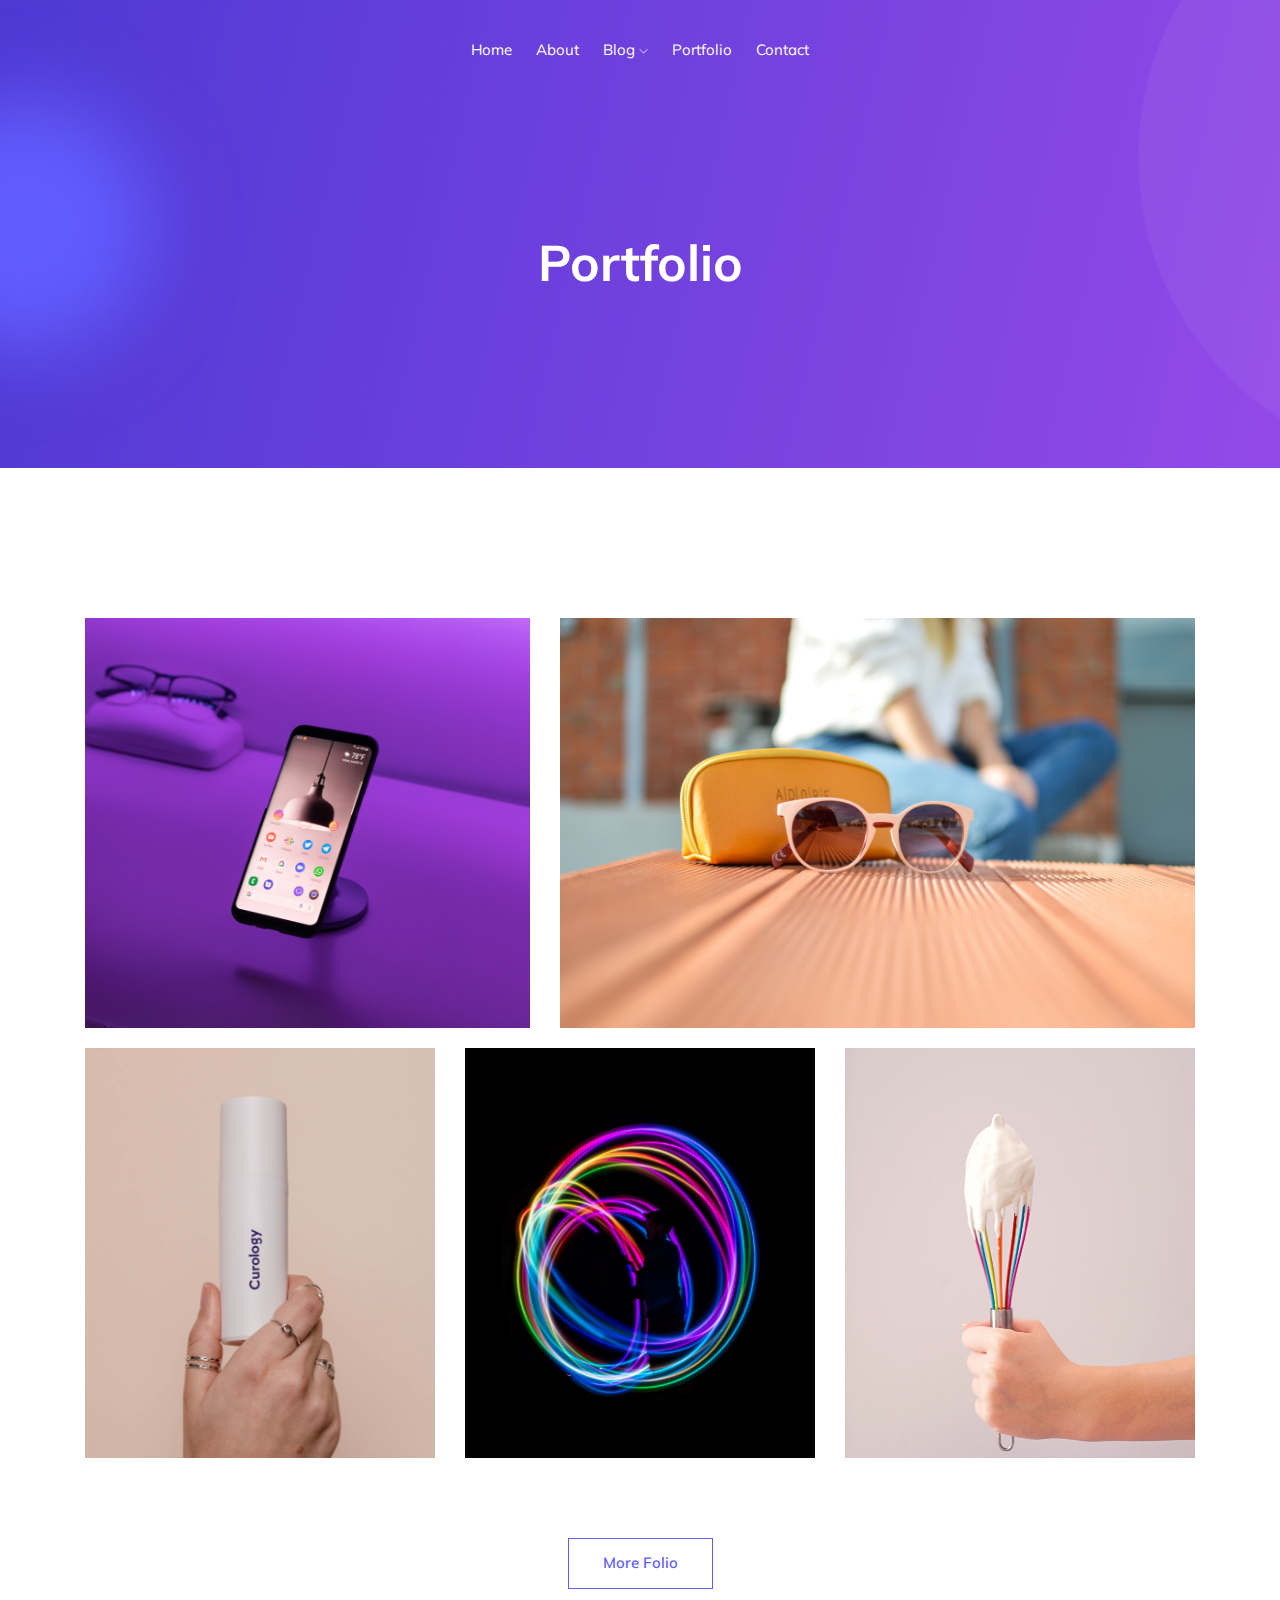
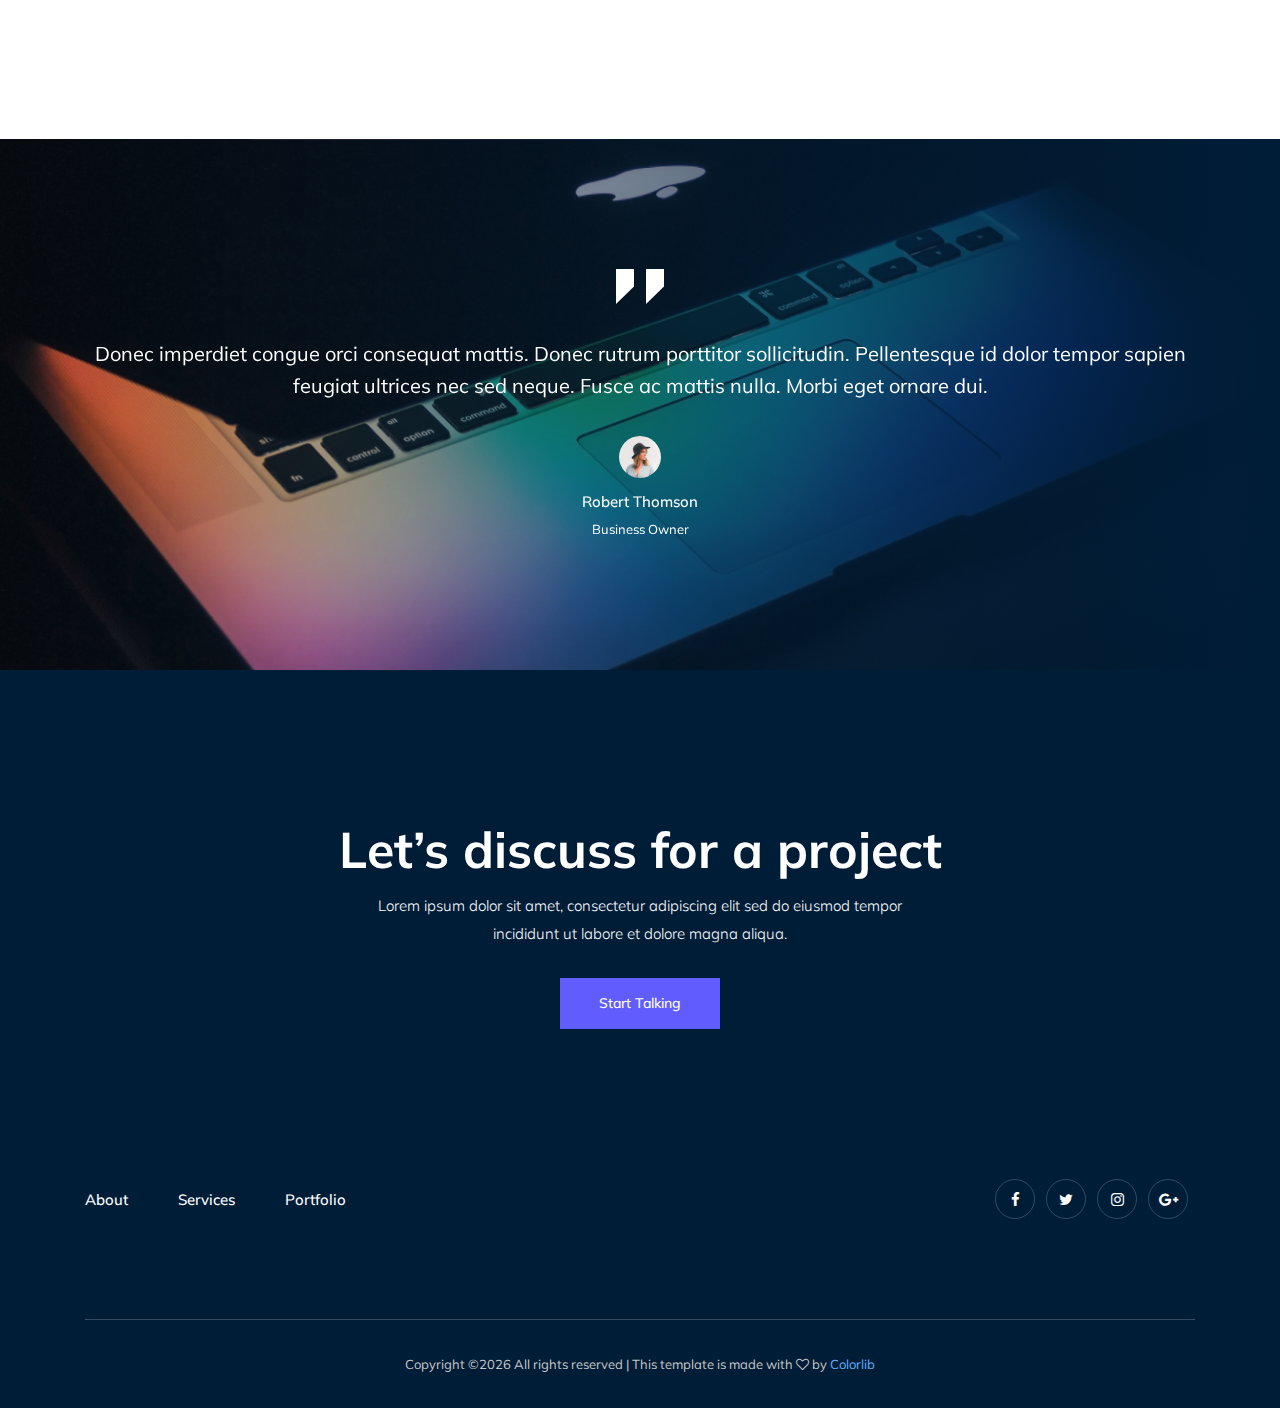
<file: portfolio.html>
<!doctype html>
<html class="no-js" lang="zxx">

<head>
    <meta charset="utf-8">
    <meta http-equiv="x-ua-compatible" content="ie=edge">
    <title>Melan</title>
    <meta name="description" content="">
    <meta name="viewport" content="width=device-width, initial-scale=1">

    <!-- <link rel="manifest" href="site.webmanifest"> -->
    <!-- Place favicon.ico in the root directory -->

    <!-- CSS here -->
    <link rel="stylesheet" href="css/bootstrap.min.css">
    <link rel="stylesheet" href="css/owl.carousel.min.css">
    <link rel="stylesheet" href="css/magnific-popup.css">
    <link rel="stylesheet" href="css/font-awesome.min.css">
    <link rel="stylesheet" href="css/themify-icons.css">
    <link rel="stylesheet" href="css/nice-select.css">
    <link rel="stylesheet" href="css/flaticon.css">
    <link rel="stylesheet" href="css/gijgo.css">
    <link rel="stylesheet" href="css/animate.min.css">
    <link rel="stylesheet" href="css/slick.css">
    <link rel="stylesheet" href="css/slicknav.css">
    <link rel="stylesheet" href="css/style.css">
    <!-- <link rel="stylesheet" href="css/responsive.css"> -->
</head>

<body>
    <!--[if lte IE 9]>
            <p class="browserupgrade">You are using an <strong>outdated</strong> browser. Please <a href="https://browsehappy.com/">upgrade your browser</a> to improve your experience and security.</p>
        <![endif]-->

    <!-- header-start -->
    <header>
        <div class="header-area ">
            <div id="sticky-header" class="main-header-area">
                <div class="container-fluid">
                    <div class="row align-items-center">
                        <div class="col-xl-3 col-lg-2">
                            <div class="logo">
                                <a href="index.html">
                                   <!--  <img src="img/logo.png" alt=""> -->
                                </a>
                            </div>
                        </div>
                        <div class="col-xl-6 col-lg-7">
                            <div class="main-menu  d-none d-lg-block">
                                <nav>
                                    <ul id="navigation">
                                        <li><a class="active" href="index.html">home</a></li>
                                        <li><a href="about.html">About</a></li>
                                       <!--  <li><a href="services.html">Services</a></li> -->
                                        <li><a href="#">blog <i class="ti-angle-down"></i></a>
                                            <ul class="submenu">
                                                <li><a href="blog.html">blog</a></li>
                                                <li><a href="bilan.html">last article</a></li>
                                            </ul>
                                        </li>
                                        <li><a href="#">Portfolio <!-- <i class="ti-angle-down"> --></i></a>
                                        </li>
                                        <li><a href="contact.html">Contact</a></li>
                                    </ul>
                                </nav>
                            </div>
                        </div>
                        
                        <div class="col-12">
                            <div class="mobile_menu d-block d-lg-none"></div>
                        </div>
                    </div>

                </div>
            </div>
        </div>
    </header>
    <!-- header-end -->

    <!-- bradcam_area  -->
    <div class="bradcam_area bradcam_bg_1">
        <div class="container">
            <div class="row">
                <div class="col-xl-12">
                    <div class="bradcam_text text-center">
                        <h3>Portfolio</h3>
                    </div>
                </div>
            </div>
        </div>
    </div>
    <!-- /bradcam_area  -->

    <!-- portfolio_image_area  -->
    <div class="portfolio_image_area dec_margin">
        <div class="container">
            <div class="row">
                <div class="col-xl-5 col-md-5">
                    <div class="single_Portfolio">
                        <div class="portfolio_thumb">
                            <img src="img/portfolio/1.png" alt="">
                        </div>
                        <a href="img/portfolio/1.png" class="popup popup-image"></a>
                        <div class="portfolio_hover">
                            <div class="title">
                                    <h3>Product Design</h3>
                            </div>
                        </div>
                    </div>
                </div>
                <div class="col-xl-7 col-md-7">
                    <div class="single_Portfolio">
                        <div class="portfolio_thumb">
                            <img src="img/portfolio/2.png" alt="">
                        </div>
                        <a href="img/portfolio/2.png" class="popup popup-image"></a>
                        <div class="portfolio_hover">
                            <div class="title">
                                    <h3>Product Design</h3>
                            </div>
                        </div>
                    </div>
                </div>
                <div class="col-xl-4 col-md-6 col-lg-4">
                    <div class="single_Portfolio">
                        <div class="portfolio_thumb">
                            <img src="img/portfolio/3.png" alt="">
                        </div>
                        <a href="img/portfolio/3.png" class="popup popup-image"></a>
                        <div class="portfolio_hover">
                            <div class="title">
                                    <h3>Product Design</h3>
                            </div>
                        </div>
                    </div>
                </div>
                <div class="col-xl-4 col-md-6 col-lg-4">
                    <div class="single_Portfolio">
                        <div class="portfolio_thumb">
                            <img src="img/portfolio/4.png" alt="">
                        </div>
                        <a href="img/portfolio/4.png" class="popup popup-image"></a>
                        <div class="portfolio_hover">
                            <div class="title">
                                    <h3>Product Design</h3>
                            </div>
                        </div>
                    </div>
                </div>
                <div class="col-xl-4 col-md-12 col-lg-4">
                    <div class="single_Portfolio">
                        <div class="portfolio_thumb">
                            <img src="img/portfolio/5.png" alt="">
                        </div>
                        <a href="img/portfolio/5.png" class="popup popup-image"></a>
                        <div class="portfolio_hover">
                            <div class="title">
                                    <h3>Product Design</h3>
                            </div>
                        </div>
                    </div>
                </div>
            </div>
            <div class="row">
                <div class="col-xl-12">
                    <div class="more_portfolio text-center">
                        <a class="line_btn" href="#">More Folio</a>
                    </div>
                </div>
            </div>
        </div>
    </div>
    <!--/ portfolio_image_area  -->
    <!-- testimonial_area  -->
    <div class="testimonial_area ">
            <div class="container">
                <div class="row">
                    <div class="col-xl-12">
                        <div class="testmonial_active owl-carousel">
                            <div class="single_carousel">
                                    <div class="single_testmonial text-center">
                                            <div class="quote">
                                                <img src="img/testmonial/quote.svg" alt="">
                                            </div>
                                            <p>Donec imperdiet congue orci consequat mattis. Donec rutrum porttitor <br> 
                                                    sollicitudin. Pellentesque id dolor tempor sapien feugiat ultrices nec sed neque.  <br>
                                                    Fusce ac mattis nulla. Morbi eget ornare dui. </p>
                                            <div class="testmonial_author">
                                                <div class="thumb">
                                                        <img src="img/testmonial/thumb.png" alt="">
                                                </div>
                                                <h3>Robert Thomson</h3>
                                                <span>Business Owner</span>
                                            </div>
                                        </div>
                            </div>
                            <div class="single_carousel">
                                    <div class="single_testmonial text-center">
                                            <div class="quote">
                                                <img src="img/testmonial/quote.svg" alt="">
                                            </div>
                                            <p>Donec imperdiet congue orci consequat mattis. Donec rutrum porttitor <br> 
                                                    sollicitudin. Pellentesque id dolor tempor sapien feugiat ultrices nec sed neque.  <br>
                                                    Fusce ac mattis nulla. Morbi eget ornare dui. </p>
                                            <div class="testmonial_author">
                                                <div class="thumb">
                                                        <img src="img/testmonial/thumb.png" alt="">
                                                </div>
                                                <h3>Robert Thomson</h3>
                                                <span>Business Owner</span>
                                            </div>
                                        </div>
                            </div>
                            <div class="single_carousel">
                                    <div class="single_testmonial text-center">
                                            <div class="quote">
                                                <img src="img/testmonial/quote.svg" alt="">
                                            </div>
                                            <p>Donec imperdiet congue orci consequat mattis. Donec rutrum porttitor <br> 
                                                    sollicitudin. Pellentesque id dolor tempor sapien feugiat ultrices nec sed neque.  <br>
                                                    Fusce ac mattis nulla. Morbi eget ornare dui. </p>
                                            <div class="testmonial_author">
                                                <div class="thumb">
                                                        <img src="img/testmonial/thumb.png" alt="">
                                                </div>
                                                <h3>Robert Thomson</h3>
                                                <span>Business Owner</span>
                                            </div>
                                        </div>
                            </div>
                        </div>
                    </div>
                </div>
            </div>
        </div>
        <!-- /testimonial_area  -->
    
    <div class="discuss_projects">
        <div class="container">
            <div class="row">
                <div class="col-xl-12">
                    <div class="project_text text-center">
                        <h3>Let’s discuss for a project</h3>
                        <p>Lorem ipsum dolor sit amet, consectetur adipiscing elit sed do eiusmod tempor <br> incididunt ut labore et dolore magna aliqua.</p>
                        <a class="boxed-btn3" href="#">Start Talking</a>
                    </div>
                </div>
            </div>
        </div>
    </div>

    <!-- footer start -->
    <footer class="footer">
        <div class="footer_top">
            <div class="container">
                <div class="row align-items-center">
                    <div class="col-xl-6 col-md-6">
                        <div class="menu_links">
                            <ul>
                                <li><a href="#">About</a></li>
                                <li><a href="#">Services</a></li>
                                <li><a href="#">Portfolio</a></li>
                            </ul>
                        </div>
                    </div>
                    <div class="col-xl-6 col-md-6">
                        <div class="socail_links">
                            <ul>
                                <li><a href="#"> <i class="fa fa-facebook"></i> </a></li>
                                <li><a href="#"> <i class="fa fa-twitter"></i> </a></li>
                                <li><a href="#"> <i class="fa fa-instagram"></i> </a></li>
                                <li><a href="#"> <i class="fa fa-google-plus"></i> </a></li>
                            </ul>
                        </div>
                    </div>
                </div>
            </div>
        </div>
        <div class="copy-right_text">
            <div class="container">
                <div class="footer_border"></div>
                <div class="row">
                    <div class="col-xl-12">
                        <p class="copy_right text-center">
                            <!-- Link back to Colorlib can't be removed. Template is licensed under CC BY 3.0. -->
Copyright &copy;<script>document.write(new Date().getFullYear());</script> All rights reserved | This template is made with <i class="fa fa-heart-o" aria-hidden="true"></i> by <a href="https://colorlib.com" target="_blank">Colorlib</a>
<!-- Link back to Colorlib can't be removed. Template is licensed under CC BY 3.0. -->
                        </p>
                    </div>
                </div>
            </div>
        </div>
    </footer>
    <!--/ footer end  -->

    <!-- JS here -->
    <script src="js/vendor/modernizr-3.5.0.min.js"></script>
    <script src="js/vendor/jquery-1.12.4.min.js"></script>
    <script src="js/popper.min.js"></script>
    <script src="js/bootstrap.min.js"></script>
    <script src="js/owl.carousel.min.js"></script>
    <script src="js/isotope.pkgd.min.js"></script>
    <script src="js/ajax-form.js"></script>
    <script src="js/waypoints.min.js"></script>
    <script src="js/jquery.counterup.min.js"></script>
    <script src="js/imagesloaded.pkgd.min.js"></script>
    <script src="js/scrollIt.js"></script>
    <script src="js/jquery.scrollUp.min.js"></script>
    <script src="js/wow.min.js"></script>
    <script src="js/nice-select.min.js"></script>
    <script src="js/jquery.slicknav.min.js"></script>
    <script src="js/jquery.magnific-popup.min.js"></script>
    <script src="js/plugins.js"></script>
    <script src="js/gijgo.min.js"></script>

    <!--contact js-->
    <script src="js/contact.js"></script>
    <script src="js/jquery.ajaxchimp.min.js"></script>
    <script src="js/jquery.form.js"></script>
    <script src="js/jquery.validate.min.js"></script>
    <script src="js/mail-script.js"></script>

    <script src="js/main.js"></script>
</body>

</html>
</file>
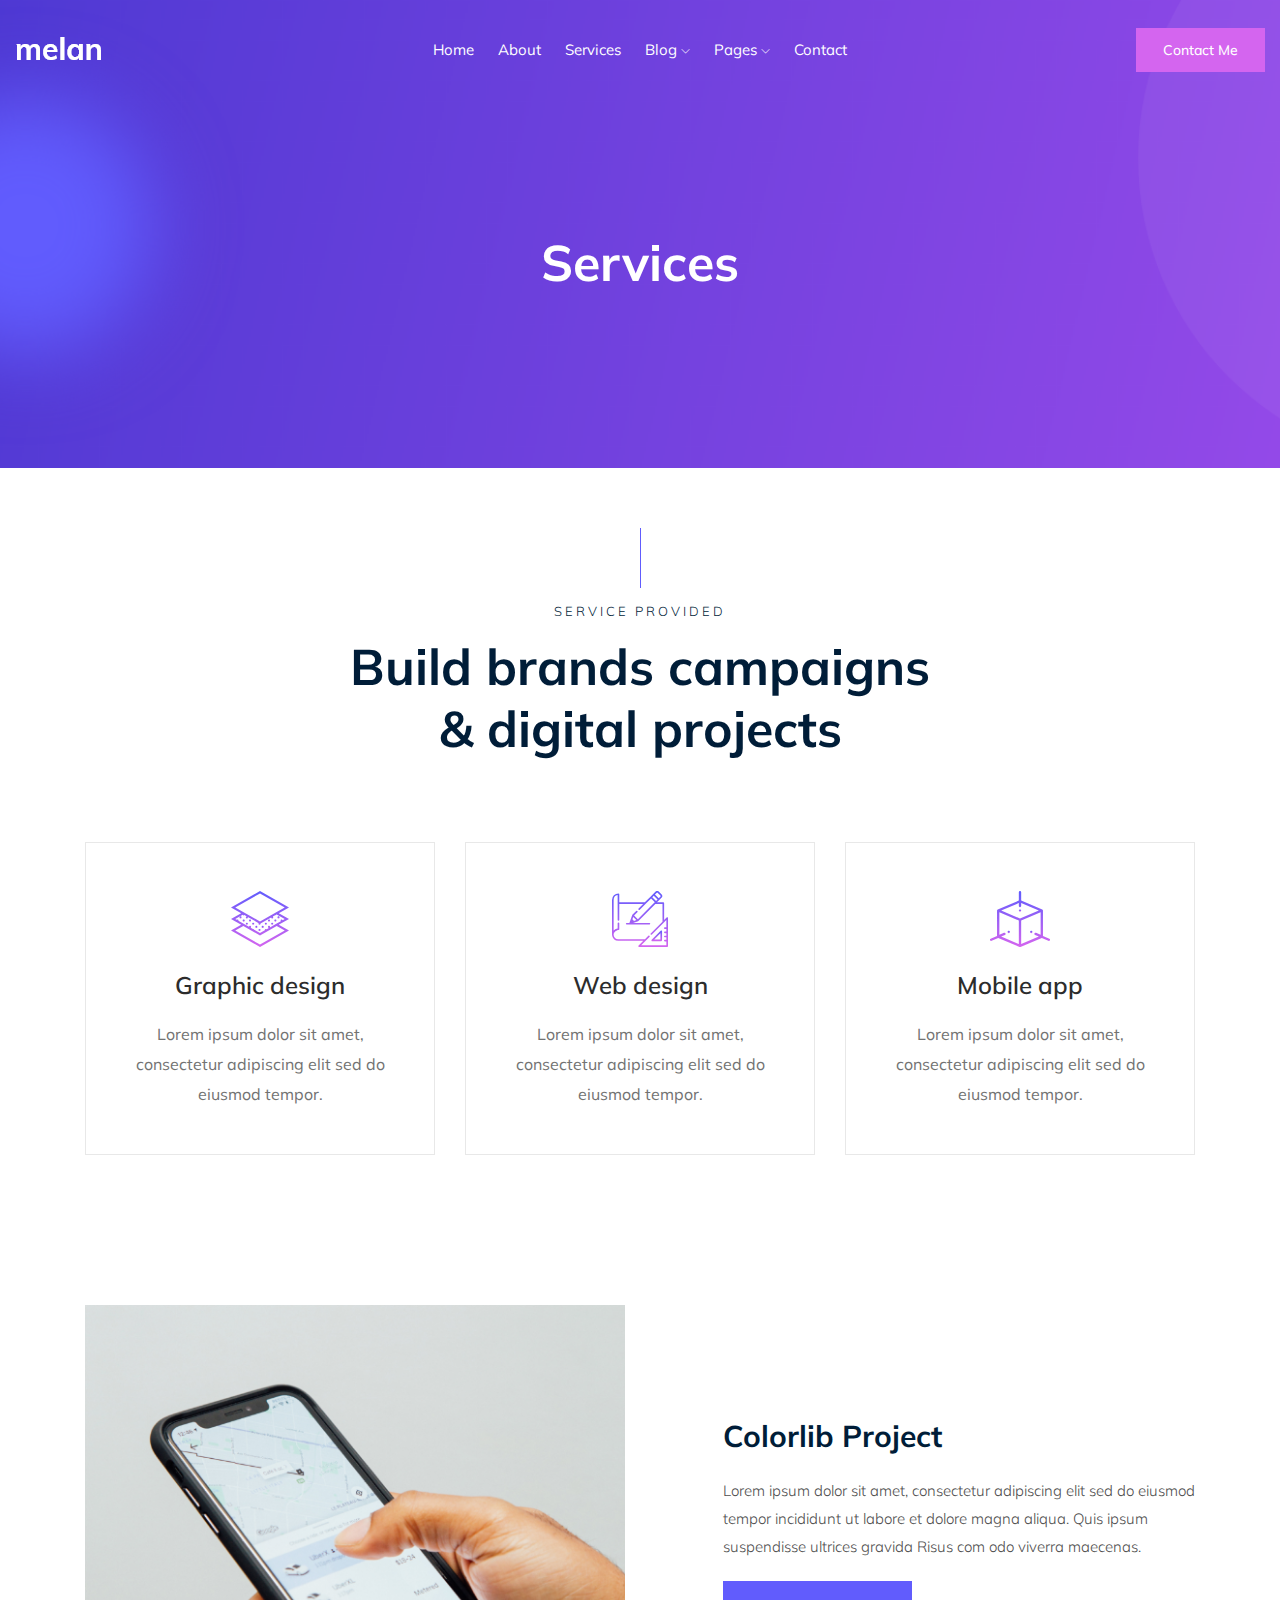
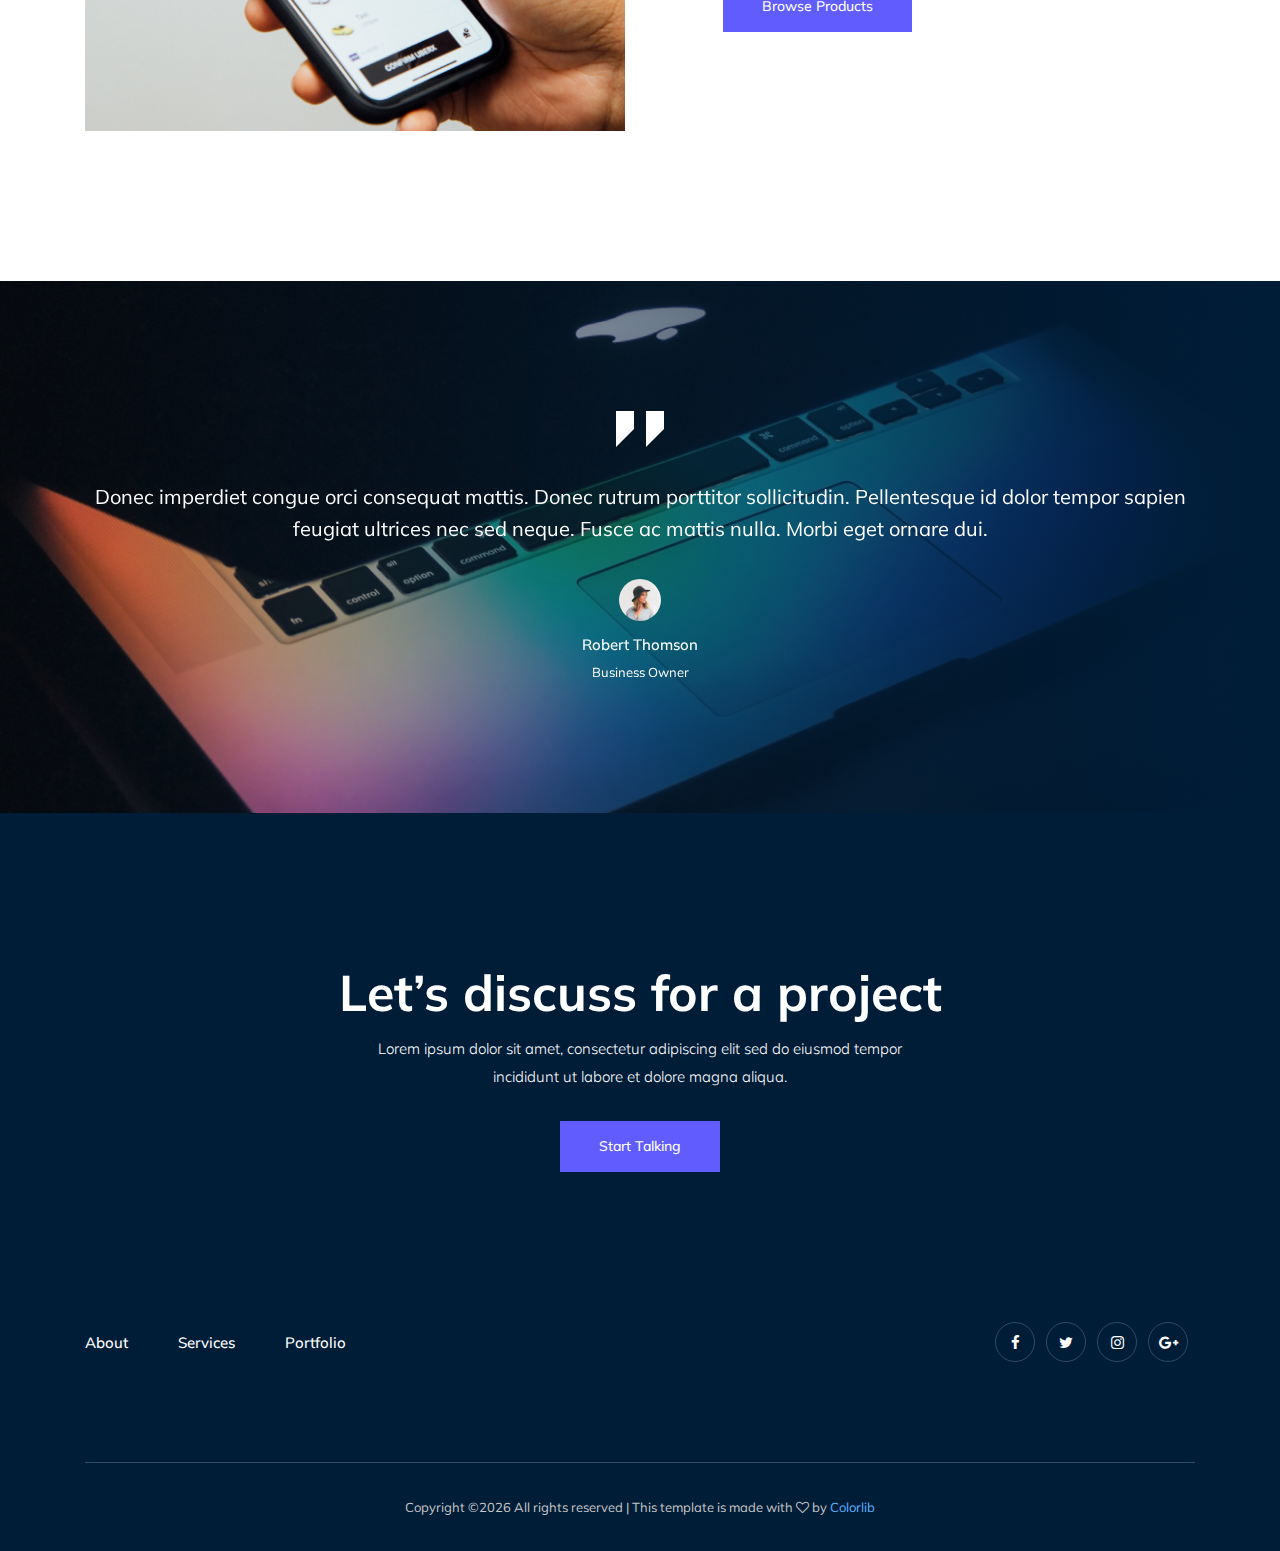
<file: services.html>
<!doctype html>
<html class="no-js" lang="zxx">

<head>
    <meta charset="utf-8">
    <meta http-equiv="x-ua-compatible" content="ie=edge">
    <title>Melan</title>
    <meta name="description" content="">
    <meta name="viewport" content="width=device-width, initial-scale=1">

    <!-- <link rel="manifest" href="site.webmanifest"> -->
    <!-- Place favicon.ico in the root directory -->

    <!-- CSS here -->
    <link rel="stylesheet" href="css/bootstrap.min.css">
    <link rel="stylesheet" href="css/owl.carousel.min.css">
    <link rel="stylesheet" href="css/magnific-popup.css">
    <link rel="stylesheet" href="css/font-awesome.min.css">
    <link rel="stylesheet" href="css/themify-icons.css">
    <link rel="stylesheet" href="css/nice-select.css">
    <link rel="stylesheet" href="css/flaticon.css">
    <link rel="stylesheet" href="css/gijgo.css">
    <link rel="stylesheet" href="css/animate.min.css">
    <link rel="stylesheet" href="css/slick.css">
    <link rel="stylesheet" href="css/slicknav.css">
    <link rel="stylesheet" href="css/style.css">
    <!-- <link rel="stylesheet" href="css/responsive.css"> -->
</head>

<body>
    <!--[if lte IE 9]>
            <p class="browserupgrade">You are using an <strong>outdated</strong> browser. Please <a href="https://browsehappy.com/">upgrade your browser</a> to improve your experience and security.</p>
        <![endif]-->

    <!-- header-start -->
    <header>
        <div class="header-area ">
            <div id="sticky-header" class="main-header-area">
                <div class="container-fluid">
                    <div class="row align-items-center">
                        <div class="col-xl-3 col-lg-2">
                            <div class="logo">
                                <a href="index.html">
                                    <img src="img/logo.png" alt="">
                                </a>
                            </div>
                        </div>
                        <div class="col-xl-6 col-lg-7">
                            <div class="main-menu  d-none d-lg-block">
                                <nav>
                                    <ul id="navigation">
                                        <li><a class="active" href="index.html">home</a></li>
                                        <li><a href="about.html">About</a></li>
                                        <li><a href="services.html">Services</a></li>
                                        <li><a href="#">blog <i class="ti-angle-down"></i></a>
                                            <ul class="submenu">
                                                <li><a href="blog.html">blog</a></li>
                                                <li><a href="single-blog.html">single-blog</a></li>
                                            </ul>
                                        </li>
                                        <li><a href="#">pages <i class="ti-angle-down"></i></a>
                                            <ul class="submenu">
                                                <li><a href="portfolio.html">Portfolio</a></li>
                                                 <li><a href="elements.html">elements</a></li>
                                            </ul>
                                        </li>
                                        <li><a href="contact.html">Contact</a></li>
                                    </ul>
                                </nav>
                            </div>
                        </div>
                        <div class="col-xl-3 col-lg-3 d-none d-lg-block">
                            <div class="Appointment">
                                <div class="book_btn d-none d-lg-block">
                                    <a  href="#">Contact Me</a>
                                </div>
                            </div>
                        </div>
                        <div class="col-12">
                            <div class="mobile_menu d-block d-lg-none"></div>
                        </div>
                    </div>

                </div>
            </div>
        </div>
    </header>
    <!-- header-end -->

    <!-- bradcam_area  -->
    <div class="bradcam_area bradcam_bg_1">
        <div class="container">
            <div class="row">
                <div class="col-xl-12">
                    <div class="bradcam_text text-center">
                        <h3>Services</h3>
                    </div>
                </div>
            </div>
        </div>
    </div>
    <!-- /bradcam_area  -->
    <!-- service_area  -->
    <div class="service_area">
        <div class="container">
            <div class="row">
                <div class="col-xl-12">
                    <div class="section_title text-center mb-65">
                        <span>Service Provided</span>
                        <h3>Build brands campaigns  <br>
                                & digital projects</h3>
                    </div>
                </div>
            </div>
            <div class="row">
                <div class="col-xl-4 col-md-4">
                    <div class="single_service text-center">
                        <div class="icon">
                            <img src="img/svg_icon/1.svg" alt="">
                        </div>
                        <h3>Graphic design</h3>
                        <p>Lorem ipsum dolor sit amet, consectetur adipiscing elit sed do eiusmod tempor.</p>
                    </div>
                </div>
                <div class="col-xl-4 col-md-4">
                    <div class="single_service text-center">
                        <div class="icon">
                            <img src="img/svg_icon/2.svg" alt="">
                        </div>
                        <h3>Web design</h3>
                        <p>Lorem ipsum dolor sit amet, consectetur adipiscing elit sed do eiusmod tempor.</p>
                    </div>
                </div>
                <div class="col-xl-4 col-md-4">
                    <div class="single_service text-center">
                        <div class="icon">
                            <img src="img/svg_icon/3.svg" alt="">
                        </div>
                        <h3>Mobile app</h3>
                        <p>Lorem ipsum dolor sit amet, consectetur adipiscing elit sed do eiusmod tempor.</p>
                    </div>
                </div>
            </div>
        </div>
    </div>
    <!--/ service_area  -->

    <div class="project_area">
        <div class="container">
            <div class="row align-items-center">
                <div class="col-xl-6">
                    <div class="projects_thumb">
                        <img src="img/about/projects.png" alt="">
                    </div>
                </div>
                <div class="col-xl-6">
                    <div class="projects_info">
                        <h3>Colorlib Project</h3>
                        <p>Lorem ipsum dolor sit amet, consectetur adipiscing elit sed do eiusmod tempor incididunt ut labore et dolore magna aliqua. Quis ipsum suspendisse ultrices gravida Risus com odo viverra maecenas.</p>
                        <a href="#" class="boxed-btn3">Browse Products</a>
                    </div>
                </div>
            </div>
        </div>
    </div>

    <!-- testimonial_area  -->
    <div class="testimonial_area ">
            <div class="container">
                <div class="row">
                    <div class="col-xl-12">
                        <div class="testmonial_active owl-carousel">
                            <div class="single_carousel">
                                    <div class="single_testmonial text-center">
                                            <div class="quote">
                                                <img src="img/testmonial/quote.svg" alt="">
                                            </div>
                                            <p>Donec imperdiet congue orci consequat mattis. Donec rutrum porttitor <br> 
                                                    sollicitudin. Pellentesque id dolor tempor sapien feugiat ultrices nec sed neque.  <br>
                                                    Fusce ac mattis nulla. Morbi eget ornare dui. </p>
                                            <div class="testmonial_author">
                                                <div class="thumb">
                                                        <img src="img/testmonial/thumb.png" alt="">
                                                </div>
                                                <h3>Robert Thomson</h3>
                                                <span>Business Owner</span>
                                            </div>
                                        </div>
                            </div>
                            <div class="single_carousel">
                                    <div class="single_testmonial text-center">
                                            <div class="quote">
                                                <img src="img/testmonial/quote.svg" alt="">
                                            </div>
                                            <p>Donec imperdiet congue orci consequat mattis. Donec rutrum porttitor <br> 
                                                    sollicitudin. Pellentesque id dolor tempor sapien feugiat ultrices nec sed neque.  <br>
                                                    Fusce ac mattis nulla. Morbi eget ornare dui. </p>
                                            <div class="testmonial_author">
                                                <div class="thumb">
                                                        <img src="img/testmonial/thumb.png" alt="">
                                                </div>
                                                <h3>Robert Thomson</h3>
                                                <span>Business Owner</span>
                                            </div>
                                        </div>
                            </div>
                            <div class="single_carousel">
                                    <div class="single_testmonial text-center">
                                            <div class="quote">
                                                <img src="img/testmonial/quote.svg" alt="">
                                            </div>
                                            <p>Donec imperdiet congue orci consequat mattis. Donec rutrum porttitor <br> 
                                                    sollicitudin. Pellentesque id dolor tempor sapien feugiat ultrices nec sed neque.  <br>
                                                    Fusce ac mattis nulla. Morbi eget ornare dui. </p>
                                            <div class="testmonial_author">
                                                <div class="thumb">
                                                        <img src="img/testmonial/thumb.png" alt="">
                                                </div>
                                                <h3>Robert Thomson</h3>
                                                <span>Business Owner</span>
                                            </div>
                                        </div>
                            </div>
                        </div>
                    </div>
                </div>
            </div>
        </div>
        <!-- /testimonial_area  -->
    
    <div class="discuss_projects">
        <div class="container">
            <div class="row">
                <div class="col-xl-12">
                    <div class="project_text text-center">
                        <h3>Let’s discuss for a project</h3>
                        <p>Lorem ipsum dolor sit amet, consectetur adipiscing elit sed do eiusmod tempor <br> incididunt ut labore et dolore magna aliqua.</p>
                        <a class="boxed-btn3" href="#">Start Talking</a>
                    </div>
                </div>
            </div>
        </div>
    </div>

    <!-- footer start -->
    <footer class="footer">
        <div class="footer_top">
            <div class="container">
                <div class="row align-items-center">
                    <div class="col-xl-6 col-md-6">
                        <div class="menu_links">
                            <ul>
                                <li><a href="#">About</a></li>
                                <li><a href="#">Services</a></li>
                                <li><a href="#">Portfolio</a></li>
                            </ul>
                        </div>
                    </div>
                    <div class="col-xl-6 col-md-6">
                        <div class="socail_links">
                            <ul>
                                <li><a href="#"> <i class="fa fa-facebook"></i> </a></li>
                                <li><a href="#"> <i class="fa fa-twitter"></i> </a></li>
                                <li><a href="#"> <i class="fa fa-instagram"></i> </a></li>
                                <li><a href="#"> <i class="fa fa-google-plus"></i> </a></li>
                            </ul>
                        </div>
                    </div>
                </div>
            </div>
        </div>
        <div class="copy-right_text">
            <div class="container">
                <div class="footer_border"></div>
                <div class="row">
                    <div class="col-xl-12">
                        <p class="copy_right text-center">
                            <!-- Link back to Colorlib can't be removed. Template is licensed under CC BY 3.0. -->
Copyright &copy;<script>document.write(new Date().getFullYear());</script> All rights reserved | This template is made with <i class="fa fa-heart-o" aria-hidden="true"></i> by <a href="https://colorlib.com" target="_blank">Colorlib</a>
<!-- Link back to Colorlib can't be removed. Template is licensed under CC BY 3.0. -->
                        </p>
                    </div>
                </div>
            </div>
        </div>
    </footer>
    <!--/ footer end  -->

    <!-- JS here -->
    <script src="js/vendor/modernizr-3.5.0.min.js"></script>
    <script src="js/vendor/jquery-1.12.4.min.js"></script>
    <script src="js/popper.min.js"></script>
    <script src="js/bootstrap.min.js"></script>
    <script src="js/owl.carousel.min.js"></script>
    <script src="js/isotope.pkgd.min.js"></script>
    <script src="js/ajax-form.js"></script>
    <script src="js/waypoints.min.js"></script>
    <script src="js/jquery.counterup.min.js"></script>
    <script src="js/imagesloaded.pkgd.min.js"></script>
    <script src="js/scrollIt.js"></script>
    <script src="js/jquery.scrollUp.min.js"></script>
    <script src="js/wow.min.js"></script>
    <script src="js/nice-select.min.js"></script>
    <script src="js/jquery.slicknav.min.js"></script>
    <script src="js/jquery.magnific-popup.min.js"></script>
    <script src="js/plugins.js"></script>
    <script src="js/gijgo.min.js"></script>

    <!--contact js-->
    <script src="js/contact.js"></script>
    <script src="js/jquery.ajaxchimp.min.js"></script>
    <script src="js/jquery.form.js"></script>
    <script src="js/jquery.validate.min.js"></script>
    <script src="js/mail-script.js"></script>

    <script src="js/main.js"></script>
</body>

</html>
</file>
<file: css/themify-icons.css>
@font-face {
	font-family: 'themify';
	src:url('../fonts/themify.eot?-fvbane');
	src:url('../fonts/themify.eot?#iefix-fvbane') format('embedded-opentype'),
		url('../fonts/themify.woff?-fvbane') format('woff'),
		url('../fonts/themify.ttf?-fvbane') format('truetype'),
		url('../fonts/themify.svg?-fvbane#themify') format('svg');
	font-weight: normal;
	font-style: normal;
}

[class^="ti-"], [class*=" ti-"] {
	font-family: 'themify';
	/* speak: none; */
	font-style: normal;
	font-weight: normal;
	font-variant: normal;
	text-transform: none;
	line-height: 1;

	/* Better Font Rendering =========== */
	-webkit-font-smoothing: antialiased;
	-moz-osx-font-smoothing: grayscale;
}

.ti-wand:before {
	content: "\e600";
}
.ti-volume:before {
	content: "\e601";
}
.ti-user:before {
	content: "\e602";
}
.ti-unlock:before {
	content: "\e603";
}
.ti-unlink:before {
	content: "\e604";
}
.ti-trash:before {
	content: "\e605";
}
.ti-thought:before {
	content: "\e606";
}
.ti-target:before {
	content: "\e607";
}
.ti-tag:before {
	content: "\e608";
}
.ti-tablet:before {
	content: "\e609";
}
.ti-star:before {
	content: "\e60a";
}
.ti-spray:before {
	content: "\e60b";
}
.ti-signal:before {
	content: "\e60c";
}
.ti-shopping-cart:before {
	content: "\e60d";
}
.ti-shopping-cart-full:before {
	content: "\e60e";
}
.ti-settings:before {
	content: "\e60f";
}
.ti-search:before {
	content: "\e610";
}
.ti-zoom-in:before {
	content: "\e611";
}
.ti-zoom-out:before {
	content: "\e612";
}
.ti-cut:before {
	content: "\e613";
}
.ti-ruler:before {
	content: "\e614";
}
.ti-ruler-pencil:before {
	content: "\e615";
}
.ti-ruler-alt:before {
	content: "\e616";
}
.ti-bookmark:before {
	content: "\e617";
}
.ti-bookmark-alt:before {
	content: "\e618";
}
.ti-reload:before {
	content: "\e619";
}
.ti-plus:before {
	content: "\e61a";
}
.ti-pin:before {
	content: "\e61b";
}
.ti-pencil:before {
	content: "\e61c";
}
.ti-pencil-alt:before {
	content: "\e61d";
}
.ti-paint-roller:before {
	content: "\e61e";
}
.ti-paint-bucket:before {
	content: "\e61f";
}
.ti-na:before {
	content: "\e620";
}
.ti-mobile:before {
	content: "\e621";
}
.ti-minus:before {
	content: "\e622";
}
.ti-medall:before {
	content: "\e623";
}
.ti-medall-alt:before {
	content: "\e624";
}
.ti-marker:before {
	content: "\e625";
}
.ti-marker-alt:before {
	content: "\e626";
}
.ti-arrow-up:before {
	content: "\e627";
}
.ti-arrow-right:before {
	content: "\e628";
}
.ti-arrow-left:before {
	content: "\e629";
}
.ti-arrow-down:before {
	content: "\e62a";
}
.ti-lock:before {
	content: "\e62b";
}
.ti-location-arrow:before {
	content: "\e62c";
}
.ti-link:before {
	content: "\e62d";
}
.ti-layout:before {
	content: "\e62e";
}
.ti-layers:before {
	content: "\e62f";
}
.ti-layers-alt:before {
	content: "\e630";
}
.ti-key:before {
	content: "\e631";
}
.ti-import:before {
	content: "\e632";
}
.ti-image:before {
	content: "\e633";
}
.ti-heart:before {
	content: "\e634";
}
.ti-heart-broken:before {
	content: "\e635";
}
.ti-hand-stop:before {
	content: "\e636";
}
.ti-hand-open:before {
	content: "\e637";
}
.ti-hand-drag:before {
	content: "\e638";
}
.ti-folder:before {
	content: "\e639";
}
.ti-flag:before {
	content: "\e63a";
}
.ti-flag-alt:before {
	content: "\e63b";
}
.ti-flag-alt-2:before {
	content: "\e63c";
}
.ti-eye:before {
	content: "\e63d";
}
.ti-export:before {
	content: "\e63e";
}
.ti-exchange-vertical:before {
	content: "\e63f";
}
.ti-desktop:before {
	content: "\e640";
}
.ti-cup:before {
	content: "\e641";
}
.ti-crown:before {
	content: "\e642";
}
.ti-comments:before {
	content: "\e643";
}
.ti-comment:before {
	content: "\e644";
}
.ti-comment-alt:before {
	content: "\e645";
}
.ti-close:before {
	content: "\e646";
}
.ti-clip:before {
	content: "\e647";
}
.ti-angle-up:before {
	content: "\e648";
}
.ti-angle-right:before {
	content: "\e649";
}
.ti-angle-left:before {
	content: "\e64a";
}
.ti-angle-down:before {
	content: "\e64b";
}
.ti-check:before {
	content: "\e64c";
}
.ti-check-box:before {
	content: "\e64d";
}
.ti-camera:before {
	content: "\e64e";
}
.ti-announcement:before {
	content: "\e64f";
}
.ti-brush:before {
	content: "\e650";
}
.ti-briefcase:before {
	content: "\e651";
}
.ti-bolt:before {
	content: "\e652";
}
.ti-bolt-alt:before {
	content: "\e653";
}
.ti-blackboard:before {
	content: "\e654";
}
.ti-bag:before {
	content: "\e655";
}
.ti-move:before {
	content: "\e656";
}
.ti-arrows-vertical:before {
	content: "\e657";
}
.ti-arrows-horizontal:before {
	content: "\e658";
}
.ti-fullscreen:before {
	content: "\e659";
}
.ti-arrow-top-right:before {
	content: "\e65a";
}
.ti-arrow-top-left:before {
	content: "\e65b";
}
.ti-arrow-circle-up:before {
	content: "\e65c";
}
.ti-arrow-circle-right:before {
	content: "\e65d";
}
.ti-arrow-circle-left:before {
	content: "\e65e";
}
.ti-arrow-circle-down:before {
	content: "\e65f";
}
.ti-angle-double-up:before {
	content: "\e660";
}
.ti-angle-double-right:before {
	content: "\e661";
}
.ti-angle-double-left:before {
	content: "\e662";
}
.ti-angle-double-down:before {
	content: "\e663";
}
.ti-zip:before {
	content: "\e664";
}
.ti-world:before {
	content: "\e665";
}
.ti-wheelchair:before {
	content: "\e666";
}
.ti-view-list:before {
	content: "\e667";
}
.ti-view-list-alt:before {
	content: "\e668";
}
.ti-view-grid:before {
	content: "\e669";
}
.ti-uppercase:before {
	content: "\e66a";
}
.ti-upload:before {
	content: "\e66b";
}
.ti-underline:before {
	content: "\e66c";
}
.ti-truck:before {
	content: "\e66d";
}
.ti-timer:before {
	content: "\e66e";
}
.ti-ticket:before {
	content: "\e66f";
}
.ti-thumb-up:before {
	content: "\e670";
}
.ti-thumb-down:before {
	content: "\e671";
}
.ti-text:before {
	content: "\e672";
}
.ti-stats-up:before {
	content: "\e673";
}
.ti-stats-down:before {
	content: "\e674";
}
.ti-split-v:before {
	content: "\e675";
}
.ti-split-h:before {
	content: "\e676";
}
.ti-smallcap:before {
	content: "\e677";
}
.ti-shine:before {
	content: "\e678";
}
.ti-shift-right:before {
	content: "\e679";
}
.ti-shift-left:before {
	content: "\e67a";
}
.ti-shield:before {
	content: "\e67b";
}
.ti-notepad:before {
	content: "\e67c";
}
.ti-server:before {
	content: "\e67d";
}
.ti-quote-right:before {
	content: "\e67e";
}
.ti-quote-left:before {
	content: "\e67f";
}
.ti-pulse:before {
	content: "\e680";
}
.ti-printer:before {
	content: "\e681";
}
.ti-power-off:before {
	content: "\e682";
}
.ti-plug:before {
	content: "\e683";
}
.ti-pie-chart:before {
	content: "\e684";
}
.ti-paragraph:before {
	content: "\e685";
}
.ti-panel:before {
	content: "\e686";
}
.ti-package:before {
	content: "\e687";
}
.ti-music:before {
	content: "\e688";
}
.ti-music-alt:before {
	content: "\e689";
}
.ti-mouse:before {
	content: "\e68a";
}
.ti-mouse-alt:before {
	content: "\e68b";
}
.ti-money:before {
	content: "\e68c";
}
.ti-microphone:before {
	content: "\e68d";
}
.ti-menu:before {
	content: "\e68e";
}
.ti-menu-alt:before {
	content: "\e68f";
}
.ti-map:before {
	content: "\e690";
}
.ti-map-alt:before {
	content: "\e691";
}
.ti-loop:before {
	content: "\e692";
}
.ti-location-pin:before {
	content: "\e693";
}
.ti-list:before {
	content: "\e694";
}
.ti-light-bulb:before {
	content: "\e695";
}
.ti-Italic:before {
	content: "\e696";
}
.ti-info:before {
	content: "\e697";
}
.ti-infinite:before {
	content: "\e698";
}
.ti-id-badge:before {
	content: "\e699";
}
.ti-hummer:before {
	content: "\e69a";
}
.ti-home:before {
	content: "\e69b";
}
.ti-help:before {
	content: "\e69c";
}
.ti-headphone:before {
	content: "\e69d";
}
.ti-harddrives:before {
	content: "\e69e";
}
.ti-harddrive:before {
	content: "\e69f";
}
.ti-gift:before {
	content: "\e6a0";
}
.ti-game:before {
	content: "\e6a1";
}
.ti-filter:before {
	content: "\e6a2";
}
.ti-files:before {
	content: "\e6a3";
}
.ti-file:before {
	content: "\e6a4";
}
.ti-eraser:before {
	content: "\e6a5";
}
.ti-envelope:before {
	content: "\e6a6";
}
.ti-download:before {
	content: "\e6a7";
}
.ti-direction:before {
	content: "\e6a8";
}
.ti-direction-alt:before {
	content: "\e6a9";
}
.ti-dashboard:before {
	content: "\e6aa";
}
.ti-control-stop:before {
	content: "\e6ab";
}
.ti-control-shuffle:before {
	content: "\e6ac";
}
.ti-control-play:before {
	content: "\e6ad";
}
.ti-control-pause:before {
	content: "\e6ae";
}
.ti-control-forward:before {
	content: "\e6af";
}
.ti-control-backward:before {
	content: "\e6b0";
}
.ti-cloud:before {
	content: "\e6b1";
}
.ti-cloud-up:before {
	content: "\e6b2";
}
.ti-cloud-down:before {
	content: "\e6b3";
}
.ti-clipboard:before {
	content: "\e6b4";
}
.ti-car:before {
	content: "\e6b5";
}
.ti-calendar:before {
	content: "\e6b6";
}
.ti-book:before {
	content: "\e6b7";
}
.ti-bell:before {
	content: "\e6b8";
}
.ti-basketball:before {
	content: "\e6b9";
}
.ti-bar-chart:before {
	content: "\e6ba";
}
.ti-bar-chart-alt:before {
	content: "\e6bb";
}
.ti-back-right:before {
	content: "\e6bc";
}
.ti-back-left:before {
	content: "\e6bd";
}
.ti-arrows-corner:before {
	content: "\e6be";
}
.ti-archive:before {
	content: "\e6bf";
}
.ti-anchor:before {
	content: "\e6c0";
}
.ti-align-right:before {
	content: "\e6c1";
}
.ti-align-left:before {
	content: "\e6c2";
}
.ti-align-justify:before {
	content: "\e6c3";
}
.ti-align-center:before {
	content: "\e6c4";
}
.ti-alert:before {
	content: "\e6c5";
}
.ti-alarm-clock:before {
	content: "\e6c6";
}
.ti-agenda:before {
	content: "\e6c7";
}
.ti-write:before {
	content: "\e6c8";
}
.ti-window:before {
	content: "\e6c9";
}
.ti-widgetized:before {
	content: "\e6ca";
}
.ti-widget:before {
	content: "\e6cb";
}
.ti-widget-alt:before {
	content: "\e6cc";
}
.ti-wallet:before {
	content: "\e6cd";
}
.ti-video-clapper:before {
	content: "\e6ce";
}
.ti-video-camera:before {
	content: "\e6cf";
}
.ti-vector:before {
	content: "\e6d0";
}
.ti-themify-logo:before {
	content: "\e6d1";
}
.ti-themify-favicon:before {
	content: "\e6d2";
}
.ti-themify-favicon-alt:before {
	content: "\e6d3";
}
.ti-support:before {
	content: "\e6d4";
}
.ti-stamp:before {
	content: "\e6d5";
}
.ti-split-v-alt:before {
	content: "\e6d6";
}
.ti-slice:before {
	content: "\e6d7";
}
.ti-shortcode:before {
	content: "\e6d8";
}
.ti-shift-right-alt:before {
	content: "\e6d9";
}
.ti-shift-left-alt:before {
	content: "\e6da";
}
.ti-ruler-alt-2:before {
	content: "\e6db";
}
.ti-receipt:before {
	content: "\e6dc";
}
.ti-pin2:before {
	content: "\e6dd";
}
.ti-pin-alt:before {
	content: "\e6de";
}
.ti-pencil-alt2:before {
	content: "\e6df";
}
.ti-palette:before {
	content: "\e6e0";
}
.ti-more:before {
	content: "\e6e1";
}
.ti-more-alt:before {
	content: "\e6e2";
}
.ti-microphone-alt:before {
	content: "\e6e3";
}
.ti-magnet:before {
	content: "\e6e4";
}
.ti-line-double:before {
	content: "\e6e5";
}
.ti-line-dotted:before {
	content: "\e6e6";
}
.ti-line-dashed:before {
	content: "\e6e7";
}
.ti-layout-width-full:before {
	content: "\e6e8";
}
.ti-layout-width-default:before {
	content: "\e6e9";
}
.ti-layout-width-default-alt:before {
	content: "\e6ea";
}
.ti-layout-tab:before {
	content: "\e6eb";
}
.ti-layout-tab-window:before {
	content: "\e6ec";
}
.ti-layout-tab-v:before {
	content: "\e6ed";
}
.ti-layout-tab-min:before {
	content: "\e6ee";
}
.ti-layout-slider:before {
	content: "\e6ef";
}
.ti-layout-slider-alt:before {
	content: "\e6f0";
}
.ti-layout-sidebar-right:before {
	content: "\e6f1";
}
.ti-layout-sidebar-none:before {
	content: "\e6f2";
}
.ti-layout-sidebar-left:before {
	content: "\e6f3";
}
.ti-layout-placeholder:before {
	content: "\e6f4";
}
.ti-layout-menu:before {
	content: "\e6f5";
}
.ti-layout-menu-v:before {
	content: "\e6f6";
}
.ti-layout-menu-separated:before {
	content: "\e6f7";
}
.ti-layout-menu-full:before {
	content: "\e6f8";
}
.ti-layout-media-right-alt:before {
	content: "\e6f9";
}
.ti-layout-media-right:before {
	content: "\e6fa";
}
.ti-layout-media-overlay:before {
	content: "\e6fb";
}
.ti-layout-media-overlay-alt:before {
	content: "\e6fc";
}
.ti-layout-media-overlay-alt-2:before {
	content: "\e6fd";
}
.ti-layout-media-left-alt:before {
	content: "\e6fe";
}
.ti-layout-media-left:before {
	content: "\e6ff";
}
.ti-layout-media-center-alt:before {
	content: "\e700";
}
.ti-layout-media-center:before {
	content: "\e701";
}
.ti-layout-list-thumb:before {
	content: "\e702";
}
.ti-layout-list-thumb-alt:before {
	content: "\e703";
}
.ti-layout-list-post:before {
	content: "\e704";
}
.ti-layout-list-large-image:before {
	content: "\e705";
}
.ti-layout-line-solid:before {
	content: "\e706";
}
.ti-layout-grid4:before {
	content: "\e707";
}
.ti-layout-grid3:before {
	content: "\e708";
}
.ti-layout-grid2:before {
	content: "\e709";
}
.ti-layout-grid2-thumb:before {
	content: "\e70a";
}
.ti-layout-cta-right:before {
	content: "\e70b";
}
.ti-layout-cta-left:before {
	content: "\e70c";
}
.ti-layout-cta-center:before {
	content: "\e70d";
}
.ti-layout-cta-btn-right:before {
	content: "\e70e";
}
.ti-layout-cta-btn-left:before {
	content: "\e70f";
}
.ti-layout-column4:before {
	content: "\e710";
}
.ti-layout-column3:before {
	content: "\e711";
}
.ti-layout-column2:before {
	content: "\e712";
}
.ti-layout-accordion-separated:before {
	content: "\e713";
}
.ti-layout-accordion-merged:before {
	content: "\e714";
}
.ti-layout-accordion-list:before {
	content: "\e715";
}
.ti-ink-pen:before {
	content: "\e716";
}
.ti-info-alt:before {
	content: "\e717";
}
.ti-help-alt:before {
	content: "\e718";
}
.ti-headphone-alt:before {
	content: "\e719";
}
.ti-hand-point-up:before {
	content: "\e71a";
}
.ti-hand-point-right:before {
	content: "\e71b";
}
.ti-hand-point-left:before {
	content: "\e71c";
}
.ti-hand-point-down:before {
	content: "\e71d";
}
.ti-gallery:before {
	content: "\e71e";
}
.ti-face-smile:before {
	content: "\e71f";
}
.ti-face-sad:before {
	content: "\e720";
}
.ti-credit-card:before {
	content: "\e721";
}
.ti-control-skip-forward:before {
	content: "\e722";
}
.ti-control-skip-backward:before {
	content: "\e723";
}
.ti-control-record:before {
	content: "\e724";
}
.ti-control-eject:before {
	content: "\e725";
}
.ti-comments-smiley:before {
	content: "\e726";
}
.ti-brush-alt:before {
	content: "\e727";
}
.ti-youtube:before {
	content: "\e728";
}
.ti-vimeo:before {
	content: "\e729";
}
.ti-twitter:before {
	content: "\e72a";
}
.ti-time:before {
	content: "\e72b";
}
.ti-tumblr:before {
	content: "\e72c";
}
.ti-skype:before {
	content: "\e72d";
}
.ti-share:before {
	content: "\e72e";
}
.ti-share-alt:before {
	content: "\e72f";
}
.ti-rocket:before {
	content: "\e730";
}
.ti-pinterest:before {
	content: "\e731";
}
.ti-new-window:before {
	content: "\e732";
}
.ti-microsoft:before {
	content: "\e733";
}
.ti-list-ol:before {
	content: "\e734";
}
.ti-linkedin:before {
	content: "\e735";
}
.ti-layout-sidebar-2:before {
	content: "\e736";
}
.ti-layout-grid4-alt:before {
	content: "\e737";
}
.ti-layout-grid3-alt:before {
	content: "\e738";
}
.ti-layout-grid2-alt:before {
	content: "\e739";
}
.ti-layout-column4-alt:before {
	content: "\e73a";
}
.ti-layout-column3-alt:before {
	content: "\e73b";
}
.ti-layout-column2-alt:before {
	content: "\e73c";
}
.ti-instagram:before {
	content: "\e73d";
}
.ti-google:before {
	content: "\e73e";
}
.ti-github:before {
	content: "\e73f";
}
.ti-flickr:before {
	content: "\e740";
}
.ti-facebook:before {
	content: "\e741";
}
.ti-dropbox:before {
	content: "\e742";
}
.ti-dribbble:before {
	content: "\e743";
}
.ti-apple:before {
	content: "\e744";
}
.ti-android:before {
	content: "\e745";
}
.ti-save:before {
	content: "\e746";
}
.ti-save-alt:before {
	content: "\e747";
}
.ti-yahoo:before {
	content: "\e748";
}
.ti-wordpress:before {
	content: "\e749";
}
.ti-vimeo-alt:before {
	content: "\e74a";
}
.ti-twitter-alt:before {
	content: "\e74b";
}
.ti-tumblr-alt:before {
	content: "\e74c";
}
.ti-trello:before {
	content: "\e74d";
}
.ti-stack-overflow:before {
	content: "\e74e";
}
.ti-soundcloud:before {
	content: "\e74f";
}
.ti-sharethis:before {
	content: "\e750";
}
.ti-sharethis-alt:before {
	content: "\e751";
}
.ti-reddit:before {
	content: "\e752";
}
.ti-pinterest-alt:before {
	content: "\e753";
}
.ti-microsoft-alt:before {
	content: "\e754";
}
.ti-linux:before {
	content: "\e755";
}
.ti-jsfiddle:before {
	content: "\e756";
}
.ti-joomla:before {
	content: "\e757";
}
.ti-html5:before {
	content: "\e758";
}
.ti-flickr-alt:before {
	content: "\e759";
}
.ti-email:before {
	content: "\e75a";
}
.ti-drupal:before {
	content: "\e75b";
}
.ti-dropbox-alt:before {
	content: "\e75c";
}
.ti-css3:before {
	content: "\e75d";
}
.ti-rss:before {
	content: "\e75e";
}
.ti-rss-alt:before {
	content: "\e75f";
}
</file>
<file: css/nice-select.css>
.nice-select {
  -webkit-tap-highlight-color: transparent;
  background-color: #fff;
  border-radius: 5px;
  border: solid 1px #e8e8e8;
  box-sizing: border-box;
  clear: both;
  cursor: pointer;
  display: block;
  float: left;
  font-family: inherit;
  font-size: 14px;
  font-weight: normal;
  height: 42px;
  line-height: 40px;
  outline: none;
  padding-left: 18px;
  padding-right: 30px;
  position: relative;
  text-align: left !important;
  -webkit-transition: all 0.2s ease-in-out;
  transition: all 0.2s ease-in-out;
  -webkit-user-select: none;
     -moz-user-select: none;
      -ms-user-select: none;
          user-select: none;
  white-space: nowrap;
  width: auto; }
  .nice-select:hover {
    border-color: #dbdbdb; }
  .nice-select:active, .nice-select.open, .nice-select:focus {
    border-color: #999; }


  .nice-select.disabled {
    border-color: #ededed;
    color: #999;
    pointer-events: none; }
    .nice-select.disabled:after {
      border-color: #cccccc; }
  .nice-select.wide {
    width: 100%; }
    .nice-select.wide .list {
      left: 0 !important;
      right: 0 !important; }
  .nice-select.right {
    float: right; }
    .nice-select.right .list {
      left: auto;
      right: 0; }
  .nice-select.small {
    font-size: 12px;
    height: 36px;
    line-height: 34px; }
    .nice-select.small:after {
      height: 4px;
      width: 4px; }
    .nice-select.small .option {
      line-height: 34px;
      min-height: 34px; }
  .nice-select .list {
    background-color: #fff;
    border-radius: 5px;
    box-shadow: 0 0 0 1px rgba(68, 68, 68, 0.11);
    box-sizing: border-box;
    margin-top: 4px;
    opacity: 0;
    overflow: hidden;
    padding: 0;
    pointer-events: none;
    position: absolute;
    top: 100%;
    left: 0;
    -webkit-transform-origin: 50% 0;
        -ms-transform-origin: 50% 0;
            transform-origin: 50% 0;
    -webkit-transform: scale(0.75) translateY(-21px);
        -ms-transform: scale(0.75) translateY(-21px);
            transform: scale(0.75) translateY(-21px);
    -webkit-transition: all 0.2s cubic-bezier(0.5, 0, 0, 1.25), opacity 0.15s ease-out;
    transition: all 0.2s cubic-bezier(0.5, 0, 0, 1.25), opacity 0.15s ease-out;
    z-index: 9; }
    .nice-select .list:hover .option:not(:hover) {
      background-color: transparent !important; }
  .nice-select .option {
    cursor: pointer;
    font-weight: 400;
    line-height: 40px;
    list-style: none;
    min-height: 40px;
    outline: none;
    padding-left: 18px;
    padding-right: 29px;
    text-align: left;
    -webkit-transition: all 0.2s;
    transition: all 0.2s; }
    .nice-select .option:hover, .nice-select .option.focus, .nice-select .option.selected.focus {
      background-color: #f6f6f6; }
    .nice-select .option.selected {
      font-weight: bold; }
    .nice-select .option.disabled {
      background-color: transparent;
      color: #999;
      cursor: default; }

.no-csspointerevents .nice-select .list {
  display: none; }

.no-csspointerevents .nice-select.open .list {
  display: block; }





  /* ,,,,,,,,,,,,,,,, */


  .nice-select:after {
    content: "\e64b";
    display: block;
    height: 5px;
    margin-top: -5px;
    pointer-events: none;
    position: absolute;
    right: 30px;
    top: 8px;
    transition: all 0.15s ease-in-out;
    width: 5px;
    font-family: 'themify';
    color: #ddd; }

    .nice-select.open:after {
 }
    .nice-select.open .list {
      opacity: 1;
      pointer-events: auto;
      -webkit-transform: scale(1) translateY(0);
          -ms-transform: scale(1) translateY(0);
              transform: scale(1) translateY(0); }
</file>
<file: css/flaticon.css>
/*
  	Flaticon icon font: Flaticon
  	Creation date: 07/09/2019 08:07
  	*/

	  @font-face {
		font-family: "Flaticon";
		src: url("../fonts/Flaticon.eot");
		src: url("../fonts/Flaticon.eot");
		src: url("../fonts/Flaticon.eot?#iefix") format("embedded-opentype"),
			 url("../fonts/Flaticon.woff2") format("woff2"),
			 url("../fonts/Flaticon.woff") format("woff"),
			 url("../fonts/Flaticon.ttf") format("truetype"),
			 url("../fonts/Flaticon.svg#Flaticon") format("svg");
		font-weight: normal;
		font-style: normal;
	  }
	  
	  @media screen and (-webkit-min-device-pixel-ratio:0) {
		@font-face {
		  font-family: "Flaticon";
		  src: url("./Flaticon.svg#Flaticon") format("svg");
		}
	  }
	  
	  [class^="flaticon-"]:before, [class*=" flaticon-"]:before,
	  [class^="flaticon-"]:after, [class*=" flaticon-"]:after {   
		font-family: Flaticon;
			  font-size: 20px;
	  font-style: normal;
	  margin-left: 20px;
	  }
	  
	.flaticon-legal-paper:before {
		content: "\e001";
	}
	.flaticon-case:before {
		content: "\e002";
	}
	.flaticon-survey:before {
		content: "\e003";
	}
	.flaticon-bar-chart:before {
		content: "\e004";
	}
	.flaticon-controls:before {
		content: "\e005";
	}
	.flaticon-puzzle:before {
		content: "\e006";
	}
	.flaticon-right:before {
		content: "\e007";
	}
</file>
<file: css/gijgo.css>
.gj-button {
    background-color: #f5f5f5;
    border: 1px solid #ddd;
    color: #000;
    border-radius: 3px;
    padding: 6px 10px;
    cursor: pointer;
}

.gj-unselectable {
    -webkit-touch-callout: none;
    -webkit-user-select: none;
    -khtml-user-select: none;
    -moz-user-select: none;
    -ms-user-select: none;
    user-select: none;
}

.gj-row {
    display: -webkit-box;
    display: -ms-flexbox;
    display: flex;
    -ms-flex-wrap: wrap;
    flex-wrap: wrap;
}

.gj-margin-left-5 {
    margin-left: 5px;
}

.gj-margin-left-10 {
    margin-left: 10px;
}

.gj-width-full {
    width: 100%;
}

.gj-cursor-pointer {
    cursor: pointer;
}

.gj-text-align-center {
    text-align: center;
}

.gj-font-size-16 {
    font-size: 16px;
}

.gj-hidden {
    display: none;
}

/** Material Design */
.gj-button-md {
    background: 0 0;
    border: none;
    border-radius: 2px;
    color: rgba(0, 0, 0, 0.87);
    position: relative;
    height: 36px;
    margin: 0;
    min-width: 64px;
    padding: 0 16px;
    display: inline-block;
    font-family: "Roboto","Helvetica","Arial",sans-serif;
    font-size: 1rem;
    font-weight: 500;
    text-transform: uppercase;
    letter-spacing: 0;
    overflow: hidden;
    will-change: box-shadow;
    transition: box-shadow .2s cubic-bezier(.4,0,1,1),background-color .2s cubic-bezier(.4,0,.2,1),color .2s cubic-bezier(.4,0,.2,1);
    outline: none;
    cursor: pointer;
    text-decoration: none;
    text-align: center;
    line-height: 36px;
    vertical-align: middle;
    overflow: hidden;
    -webkit-user-select: none;
    -moz-user-select: none;
    -ms-user-select: none;
    user-select: none;
}

.gj-button-md:hover {
    background-color: rgba(158,158,158,.2);
}

.gj-button-md:disabled {
    color: rgba(0,0,0,.26);
    background: 0 0;
}

.gj-button-md .material-icons,
.gj-button-md .gj-icon {
    vertical-align: middle;
    /*font-size: 1.3rem;
    margin-right: 4px;*/
}

.gj-button-md.gj-button-md-icon {
    width: 24px;
    height: 31px;
    min-width: 24px;
    padding: 0px;
    display: table;
}

.gj-button-md.gj-button-md-icon .material-icons,
.gj-button-md.gj-button-md-icon .gj-icon {
    display: table-cell;
    margin-right: 0px;
    width: 24px;
    height: 24px;
}

.gj-button-md.active {
    background-color: rgba(158,158,158,.4);
}

.gj-button-md-group {
    position: relative;
    display: inline-block;
    vertical-align: middle;
}

.gj-textbox-md {
    border: none;
    border-bottom: 1px solid rgba(0,0,0,.42);
    display: block;
    font-family: "Helvetica","Arial",sans-serif;
    font-size: 16px;
    line-height: 16px;
    padding: 4px 0px;
    margin: 0;
    width: 100%;
    background: 0 0;
    text-align: left;
    color: rgba(0,0,0,.87);
}

.gj-textbox-md:focus,
.gj-textbox-md:active {
    border-bottom: 2px solid rgba(0,0,0,.42);
    outline: none;
}

.gj-textbox-md::placeholder {
    color: #8e8e8e;
}

.gj-textbox-md:-ms-input-placeholder {
    color: #8e8e8e;
}

.gj-textbox-md::-ms-input-placeholder {
    color: #8e8e8e;
}

.gj-md-spacer-24 {
    min-width: 24px;
    width: 24px;
    display: inline-block;
}

.gj-md-spacer-32 {
    min-width: 32px;
    width: 32px;
    display: inline-block;
}

.gj-modal {
    position: fixed;
    top: 0;
    right: 0;
    bottom: 0;
    left: 0;
    z-index: 1203;
    display: none;
    overflow: hidden;
    -webkit-overflow-scrolling: touch;
    outline: 0;
    background-color: rgba(0, 0, 0, 0.54118);
    transition: 200ms ease opacity;
    will-change: opacity;
}

/* List */
ul.gj-list li [data-role="wrapper"] {
    display: table;
    width: 100%;
}

ul.gj-list li [data-role="checkbox"] {
    display: table-cell;
    vertical-align:middle;
    text-align:center;
}

ul.gj-list li [data-role="image"] {
    display: table-cell;
    vertical-align:middle;
    text-align:center;
}

ul.gj-list li [data-role="display"] {
    display: table-cell;
    vertical-align:middle;
    cursor: pointer;
}

ul.gj-list li [data-role="display"]:empty:before {
  content: "\200b"; /* unicode zero width space character */
}

/* List - Bootstrap */
ul.gj-list-bootstrap {
    padding-left: 0px;
    margin-bottom: 0px;
}

ul.gj-list-bootstrap li {
    padding: 0px;
}

ul.gj-list-bootstrap li [data-role="wrapper"] {
    padding: 0px 10px;
}

ul.gj-list-bootstrap li [data-role="checkbox"] {
    width: 24px;
    padding: 3px;
}

ul.gj-list-bootstrap li [data-role="image"] {
    width: 24px;
    height: 24px;
}

ul.gj-list-bootstrap li [data-role="display"] {
    padding: 8px 0px 8px 4px;
}

.list-group-item.active ul li, .list-group-item.active:focus ul li, .list-group-item.active:hover ul li {
    text-shadow: none;
    color:initial;
}

/* List - Material Design */
ul.gj-list-md {
    padding: 0px;
    list-style: none;
    list-style-type: none;
    line-height: 24px;
    letter-spacing: 0;
    color: #616161; /* Gray 700 */
}

ul.gj-list-md li {
    display: list-item;
    list-style-type: none;
    padding: 0px;
    min-height: unset;
    box-sizing: border-box;
    align-items: center;
    cursor: default;
    overflow: hidden;

    font-family: "Roboto","Helvetica","Arial",sans-serif;
    font-size: 16px;
    font-weight: 400;
    letter-spacing: .04em;
    line-height: 1;
    
    -webkit-flex-direction: row;
    -ms-flex-direction: row;
    flex-direction: row;
    -webkit-flex-wrap: nowrap;
    -ms-flex-wrap: nowrap;
    flex-wrap: nowrap;
}

ul.gj-list-md li [data-role="checkbox"] {
    height: 24px;
    width: 24px;
}

ul.gj-list-md li [data-role="image"] {
    height: 24px;
    width: 24px;
}

ul.gj-list-md li [data-role="display"] {
    padding: 8px 0px 8px 5px;
    order: 0;
    flex-grow: 2;
    text-decoration: none;
    box-sizing: border-box;
    align-items: center;
    text-align: left;
    color: rgba(0,0,0,.87);
}

ul.gj-list-md li.disabled>[data-role="wrapper"]>[data-role="display"] {
    color: #9E9E9E; /* Gray 500 */
}

.gj-list-md-active {
    background: #e0e0e0;
    color: #3f51b5;
}


/* Picker */
.gj-picker {
    position: absolute;
    z-index: 1203;
    background-color: #fff;
}

.gj-picker .selected {
    color: #fff;
}

/* Material Design */
.gj-picker-md {
    font-family: "Roboto","Helvetica","Arial",sans-serif;
    font-size: 16px;
    font-weight: 400;
    letter-spacing: .04em;
    line-height: 1;
    color: rgba(0,0,0,.87);
    border: 1px solid #E0E0E0;
}

.gj-modal .gj-picker-md {
    border: 0px;
}

.gj-picker-md [role="header"] {
    color: rgba(255, 255, 255, 0.54);
    display: flex;
    background: #2196f3;
    align-items: baseline;
    user-select: none;
    justify-content: center;
}

.gj-picker-md [role="footer"] {
    float: right;
    padding: 10px;
}

.gj-picker-md [role="footer"] button.gj-button-md {
    color: #2196f3;
    font-weight: bold;
    font-size: 13px;
}

/* Bootstrap */
.gj-picker-bootstrap {
    border-radius: 4px;
    border: 1px solid #E0E0E0;
}

.gj-picker-bootstrap .selected {
    color: #888;
}

.gj-picker-bootstrap [role="header"] {
    background: #eee;
    color: #AAA;
}
@font-face {
    font-family: 'gijgo-material';
    src: url('../fonts/gijgo-material.eot?235541');
    src: url('../fonts/gijgo-material.eot?235541#iefix') format('embedded-opentype'), url('../fonts/gijgo-material.ttf?235541') format('truetype'), url('../fonts/gijgo-material.woff?235541') format('woff'), url('../fonts/gijgo-material.svg?235541#gijgo-material') format('svg');
    font-weight: normal;
    font-style: normal;
}

.gj-icon {
    /* use !important to prevent issues with browser extensions that change fonts */
    font-family: 'gijgo-material' !important;
    font-size: 24px;
    speak: none;
    font-style: normal;
    font-weight: normal;
    font-variant: normal;
    text-transform: none;
    line-height: 1;
    /* Enable Ligatures ================ */
    letter-spacing: 0;
    -webkit-font-feature-settings: "liga";
    -moz-font-feature-settings: "liga=1";
    -moz-font-feature-settings: "liga";
    -ms-font-feature-settings: "liga" 1;
    font-feature-settings: "liga";
    -webkit-font-variant-ligatures: discretionary-ligatures;
    font-variant-ligatures: discretionary-ligatures;
    /* Better Font Rendering =========== */
    -webkit-font-smoothing: antialiased;
    -moz-osx-font-smoothing: grayscale;
}

.gj-icon.undo:before {
    content: "\e900";
}

.gj-icon.vertical-align-top:before {
    content: "\e901";
}

.gj-icon.vertical-align-center:before {
    content: "\e902";
}

.gj-icon.vertical-align-bottom:before {
    content: "\e903";
}

.gj-icon.arrow-dropup:before {
    content: "\e904";
}

.gj-icon.clock:before {
    content: "\e905";
}

.gj-icon.refresh:before {
    content: "\e906";
}

.gj-icon.last-page:before {
    content: "\e907";
}

.gj-icon.first-page:before {
    content: "\e908";
}

.gj-icon.cancel:before {
    content: "\e909";
}

.gj-icon.clear:before {
    content: "\e90a";
}

.gj-icon.check-circle:before {
    content: "\e90b";
}

.gj-icon.delete:before {
    content: "\e90c";
}

.gj-icon.arrow-upward:before {
    content: "\e90d";
}

.gj-icon.arrow-forward:before {
    content: "\e90e";
}

.gj-icon.arrow-downward:before {
    content: "\e90f";
}

.gj-icon.arrow-back:before {
    content: "\e910";
}

.gj-icon.list-numbered:before {
    content: "\e911";
}

.gj-icon.list-bulleted:before {
    content: "\e912";
}

.gj-icon.indent-increase:before {
    content: "\e913";
}

.gj-icon.indent-decrease:before {
    content: "\e914";
}

.gj-icon.redo:before {
    content: "\e915";
}

.gj-icon.align-right:before {
    content: "\e916";
}

.gj-icon.align-left:before {
    content: "\e917";
}

.gj-icon.align-justify:before {
    content: "\e918";
}

.gj-icon.align-center:before {
    content: "\e919";
}

.gj-icon.strikethrough:before {
    content: "\e91a";
}

.gj-icon.italic:before {
    content: "\e91b";
}

.gj-icon.underlined:before {
    content: "\e91c";
}

.gj-icon.bold:before {
    content: "\e91d";
}

.gj-icon.arrow-dropdown:before {
    content: "\e91e";
}

.gj-icon.done:before {
    content: "\e91f";
}

.gj-icon.pencil:before {
    content: "\e920";
}

.gj-icon.minus:before {
    content: "\e921";
}

.gj-icon.plus:before {
    content: "\e922";
}

.gj-icon.chevron-up:before {
    content: "\e923";
}

.gj-icon.chevron-right:before {
    content: "\e924";
}

.gj-icon.chevron-down:before {
    content: "\e925";
}

.gj-icon.chevron-left:before {
    content: "\e926";
}

.gj-icon.event:before {
    content: "\e927";
}
.gj-draggable {
    cursor: move;
}
.gj-resizable-handle {
    position: absolute;
    font-size: 0.1px;
    display: block;
    -ms-touch-action: none;
    touch-action: none;
    z-index: 1203;
}

.gj-resizable-n {
    cursor: n-resize;
    height: 7px;
    width: 100%;
    top: -5px;
    left: 0;
}
.gj-resizable-e {
    cursor: e-resize;
    width: 7px;
    right: -5px;
    top: 0;
    height: 100%;
}
.gj-resizable-s {
    cursor: s-resize;
    height: 7px;
    width: 100%;
    bottom: -5px;
    left: 0;
}
.gj-resizable-w {
	cursor: w-resize;
	width: 7px;
	left: -5px;
	top: 0;
	height: 100%;
}
.gj-resizable-se {
	cursor: se-resize;
	width: 12px;
	height: 12px;
	right: 1px;
	bottom: 1px;
}
.gj-resizable-sw {
	cursor: sw-resize;
	width: 9px;
	height: 9px;
	left: -5px;
	bottom: -5px;
}
.gj-resizable-nw {
	cursor: nw-resize;
	width: 9px;
	height: 9px;
	left: -5px;
	top: -5px;
}
.gj-resizable-ne {
	cursor: ne-resize;
	width: 9px;
	height: 9px;
	right: -5px;
	top: -5px;
}

.gj-dialog-footer {
    position: absolute;
    bottom: 0px;
    width: 100%;
    margin-top: 0px;
}

.gj-dialog-scrollable [data-role="body"] {
    overflow-x: hidden;
    overflow-y: scroll;
}

/** Bootstrap 3 **/
.gj-dialog-bootstrap {
    overflow: hidden;
    z-index: 1202;
}

.gj-dialog-bootstrap [data-role="title"] {
    display: inline;
}
.gj-dialog-bootstrap [data-role="close"] {
    line-height: 1.42857143;
}

/** Bootstrap 4 **/
.gj-dialog-bootstrap4 {
    overflow: hidden;
    z-index: 1202;
}

.gj-dialog-bootstrap4 [data-role="title"] {
    display: inline;
}
.gj-dialog-bootstrap4 [data-role="close"] {
    line-height: 1.5;
}

/** Material Design **/
.gj-dialog-md {
    background-color: #FFF;
    overflow: hidden;
    border: none;
    box-shadow: 0 11px 15px -7px rgba(0,0,0,.2), 0 24px 38px 3px rgba(0,0,0,.14), 0 9px 46px 8px rgba(0,0,0,.12);
    box-sizing: border-box;
    position: relative;
    display: -webkit-box;
    display: -webkit-flex;
    display: -ms-flexbox;
    display: flex;
    -webkit-box-orient: vertical;
    -webkit-box-direction: normal;
    -webkit-flex-direction: column;
    -ms-flex-direction: column;
    flex-direction: column;
    -webkit-background-clip: padding-box;
    background-clip: padding-box;
    outline: 0;
    z-index: 1202;
}

.gj-dialog-md-header {
    padding: 24px 24px 0px 24px;
    font-family: "Roboto","Helvetica","Arial",sans-serif;
}

.gj-dialog-md-title {
    margin: 0;
    font-weight: 400;
    display: inline;
    line-height: 28px;
    font-size: 20px;
}

.gj-dialog-md-close {
    -webkit-appearance: none;
    padding: 0;
    cursor: pointer;
    background: 0 0;
    border: 0;
    float: right;
    line-height: 28px;
    font-size: 28px;
}

.gj-dialog-md-body {
    padding: 20px 24px 24px 24px;
    color: rgba(0,0,0,.54);
    font-family: "Helvetica","Arial",sans-serif;
    font-size: 14px;
    font-weight: 400;
    line-height: 20px;
}

.gj-dialog-md-footer {
    padding: 8px 8px 8px 24px;
    display: -webkit-flex;
    display: -ms-flexbox;
    display: flex;
    -webkit-flex-direction: row-reverse;
    -ms-flex-direction: row-reverse;
    flex-direction: row-reverse;
    -webkit-flex-wrap: wrap;
    -ms-flex-wrap: wrap;
    flex-wrap: wrap;

    box-sizing: border-box;
}

.gj-dialog-md-footer>*:first-child {
    margin-right: 0;
}

.gj-dialog-md-footer>* {
    margin-right: 8px;
    height: 36px;
}
DIV.gj-grid-wrapper {
    margin: auto;
    position: relative;
    clear:both;
    z-index: 1;
}

TABLE.gj-grid {
    margin: auto;    
    border-collapse: collapse;
    width: 100%;
    table-layout: fixed;
}

TABLE.gj-grid THEAD TH [data-role="selectAll"] {
    margin: auto;
}

TABLE.gj-grid THEAD TH [data-role="title"] {
    display: inline-block;
}

TABLE.gj-grid THEAD TH [data-role="sorticon"] {
    display: inline-block;
}

TABLE.gj-grid THEAD TH {
    overflow: hidden;
    text-overflow: ellipsis;
}

TABLE.gj-grid.autogrow-header-row THEAD TH {
    overflow: auto;
    text-overflow: initial;
    white-space: pre-wrap;
    -ms-word-break: break-word;
    word-break: break-word;
}

TABLE.gj-grid > tbody > tr > td {
    overflow: hidden;
    position: relative;
}

table.gj-grid tbody div[data-role="display"] {
    vertical-align: middle;
    text-indent: 0;
    white-space: pre-wrap;
    -ms-word-break: break-word;
    word-break: break-word;
}

table.gj-grid.fixed-body-rows tbody div[data-role="display"] {
    overflow: hidden;
    text-overflow: ellipsis;
    white-space: nowrap;
    -ms-word-break: initial;
    word-break: initial;
}

table.gj-grid tfoot DIV[data-role="display"] {
    vertical-align: middle;
    text-indent: 0;
    display: flex;
}

TABLE.gj-grid .fa {
    padding: 2px;
}

TABLE.gj-grid > tbody > tr > td > div {
    padding: 2px;
    overflow: hidden;
}

DIV.gj-grid-wrapper DIV.gj-grid-loading-cover
{
    background: #BBBBBB;
    opacity: 0.5;
    position: absolute;
    vertical-align: middle;
}

DIV.gj-grid-wrapper DIV.gj-grid-loading-text
{
    position: absolute;
    font-weight: bold;
}

/* Bootstrap Theme */
table.gj-grid-bootstrap thead th {
    background-color: #f5f5f5;
    vertical-align:middle;
}

table.gj-grid-bootstrap thead th [data-role="sorticon"] {
    margin-left: 5px;
}

table.gj-grid-bootstrap thead th [data-role="sorticon"] i.gj-icon,
table.gj-grid-bootstrap thead th [data-role="sorticon"] i.material-icons {
    position: absolute;
    font-size: 20px;
    top: 15px;
}

table.gj-grid-bootstrap tbody tr td div[data-role="display"] {
    padding: 0px;
}

.gj-grid-bootstrap-4 .gj-checkbox-bootstrap {
    display: inline-block;
    padding-top: 2px;
}

.gj-grid-bootstrap-4 tbody tr.active {
    background-color: rgba(0,0,0,.075);
}

/* Material Design Theme */
.gj-grid-md {
    position: relative;
    border: 1px solid #e0e0e0;
    border-collapse: collapse;
    white-space: nowrap;
    font-size: 13px;
    font-family: "Roboto","Helvetica","Arial",sans-serif;
    background-color: #fff;
}

.gj-grid-md td:first-of-type, .gj-grid-md th:first-of-type {
    padding-left: 24px;
}

.gj-grid-md th {
    position: relative;
    vertical-align: bottom;
    font-weight: 700;
    line-height: 31px;
    letter-spacing: 0;
    height: 56px;
    font-size: 12px;
    color: rgba(0,0,0,.54);
    padding-bottom: 8px;
    box-sizing: border-box;
    padding: 12px 18px;
    text-align: right;
}

.gj-grid-md td {
    position: relative;
    height: 48px;
    border-top: 1px solid #e0e0e0;
    border-bottom: 1px solid #e0e0e0;
    padding: 12px 18px;
    box-sizing: border-box;
    text-align: left;
    color: rgba(0,0,0,.87);
}

.gj-grid-md tbody tr {
    position: relative;
    height: 48px;
    transition-duration: .28s;
    transition-timing-function: cubic-bezier(.4,0,.2,1);
    transition-property: background-color;
}

.gj-grid-md tbody tr:hover {
    background-color: #EEEEEE; /* Gray 200 */
}

.gj-grid-md tbody tr.gj-grid-md-select {
    background-color: #F5F5F5; /* Grey 100 */
}


table.gj-grid-md thead th [data-role="sorticon"] {
    margin-left: 5px;
}

table.gj-grid-md thead th [data-role="sorticon"] i.gj-icon,
table.gj-grid-md thead th [data-role="sorticon"] i.material-icons {
    position: absolute;
    font-size: 16px;
    top: 19px;
}

table.gj-grid-md thead th.gj-grid-select-all {
    padding-bottom: 3px;
}
/* Hide all prioritized columns by default */
@media only all {
	th.display-1120,
	td.display-1120,
	th.display-960,
	td.display-960,
	th.display-800,
	td.display-800,
	th.display-640,
	td.display-640,
	th.display-480,
	td.display-480,
	th.display-320,
	td.display-320 {
		display: none;
	}
}

/* Show at 320px (20em x 16px) */
@media screen and (min-width: 20em) {
	TABLE.gj-grid-bootstrap th.display-320,
	TABLE.gj-grid-bootstrap td.display-320 {
		display: table-cell;
	}
}
/* Show at 480px (30em x 16px) */
@media screen and (min-width: 30em) {
	TABLE.gj-grid-bootstrap th.display-480,
	TABLE.gj-grid-bootstrap td.display-480 {
		display: table-cell;
	}
}
/* Show at 640px (40em x 16px) */
@media screen and (min-width: 40em) {
	TABLE.gj-grid-bootstrap th.display-640,
	TABLE.gj-grid-bootstrap td.display-640 {
		display: table-cell;
	}
}
/* Show at 800px (50em x 16px) */
@media screen and (min-width: 50em) {
	TABLE.gj-grid-bootstrap th.display-800,
	TABLE.gj-grid-bootstrap td.display-800 {
		display: table-cell;
	}
}
/* Show at 960px (60em x 16px) */
@media screen and (min-width: 60em) {
	TABLE.gj-grid-bootstrap th.display-960,
	TABLE.gj-grid-bootstrap td.display-960 {
		display: table-cell;
	}
}
/* Show at 1,120px (70em x 16px) */
@media screen and (min-width: 70em) {
	TABLE.gj-grid-bootstrap th.display-1120,
	TABLE.gj-grid-bootstrap td.display-1120 {
		display: table-cell;
	}
}

/* Material Design Theme */
.gj-grid-md tfoot tr th {
    padding-right: 14px;
}

.gj-grid-md tfoot tr[data-role="pager"] .gj-grid-mdl-pager-label {
    padding-left: 5px;
    padding-right: 5px;
}

.gj-grid-md tfoot tr[data-role="pager"] .gj-dropdown-md {
    margin-left: 12px;
}

.gj-grid-md tfoot tr[data-role="pager"] .gj-dropdown-md [role="presenter"] {
    font-size: 12px;
    font-weight: bold;
    color: rgba(0,0,0,.54);
}

.gj-grid-md tfoot tr[data-role="pager"] .gj-dropdown-md [role="presenter"] [role="display"] {
    text-align: right;
}

.gj-grid-md tfoot tr[data-role="pager"] .gj-grid-md-limit-select {
    margin-left: 10px;
    font-size: 12px;
    font-weight: bold;
    color: rgba(0,0,0,.54);
}

/* Bootstrap */
.gj-grid-bootstrap tfoot tr[data-role="pager"] th {
    line-height: 30px;
    background-color: #f5f5f5;
}

.gj-grid-bootstrap tfoot tr[data-role="pager"] th > div > div {
    margin-right: 5px;
}

.gj-grid-bootstrap tfoot tr[data-role="pager"] th > div > button {
    margin-right: 5px;
}

.gj-grid-bootstrap-4 tfoot tr[data-role="pager"] th > div button {
    height: 34px;
}

.gj-grid-bootstrap-4 tfoot tr[data-role="pager"] th div .gj-dropdown-bootstrap-4 .gj-dropdown-expander-mi .gj-icon {
    top: 5px;
}

.gj-grid-bootstrap-3 tfoot tr[data-role="pager"] th > div > input {
    margin-right: 5px;
    width: 40px;
    text-align: right;
    display: inline-block;
    font-weight: bold;
}

.gj-grid-bootstrap-4 tfoot tr[data-role="pager"] th > div > div.input-group {
    width: 40px;
}

.gj-grid-bootstrap-4 tfoot tr[data-role="pager"] th > div > div.input-group input {
    text-align: right;
    font-weight: bold;
    height: 34px;
    padding-top: 2px;
    padding-bottom: 6px;
}

.gj-grid-bootstrap tfoot tr[data-role="pager"] th > div > select {
    display: inline-block;
    margin-right: 5px;
    width: 60px;
}

.gj-grid-bootstrap tfoot tr[data-role="pager"] th .gj-dropdown-bootstrap .gj-list-bootstrap [data-role="display"] {
    line-height: 14px;
}

.gj-grid-bootstrap tfoot tr[data-role="pager"] th .gj-dropdown-bootstrap [role="presenter"] [role="display"] {
    font-weight: bold;
}

.gj-grid-bootstrap tfoot tr[data-role="pager"] th .gj-dropdown-bootstrap-3 [role="presenter"] {
    padding: 2px 8px;
}

.gj-grid-bootstrap tfoot tr[data-role="pager"] th .gj-dropdown-bootstrap-4 [role="presenter"] {
    padding: 1px 8px;
}
.gj-grid thead tr th div.gj-grid-column-resizer-wrapper {
    position: relative;
    width: 100%;
    height: 0px; 
    top: 0px; 
    left: 0px; 
    padding: 0px;
}

span.gj-grid-column-resizer {
    position: absolute;
    right: 0px;
    width: 10px;
    top: -100px;
    height: 300px;
    z-index: 1203;
    cursor: e-resize;
}

.gj-grid-resize-cursor {
    cursor: e-resize;
}
.gj-grid-md tbody tr.gj-grid-top-border td {
  border-top: 2px solid #777;
}
.gj-grid-md tbody tr.gj-grid-bottom-border td {
  border-bottom: 2px solid #777;
}

.gj-grid-bootstrap tbody tr.gj-grid-top-border td {
  border-top: 2px solid #777;
}
.gj-grid-bootstrap tbody tr.gj-grid-bottom-border td {
  border-bottom: 2px solid #777;
}
.gj-grid-md thead tr th.gj-grid-left-border,
.gj-grid-md tbody tr td.gj-grid-left-border
{
    border-left: 3px solid #777;
}
.gj-grid-md thead tr th.gj-grid-right-border,
.gj-grid-md tbody tr td.gj-grid-right-border
{
    border-right: 3px solid #777;
}

.gj-grid-bootstrap thead tr th.gj-grid-left-border,
.gj-grid-bootstrap tbody tr td.gj-grid-left-border
{
    border-left: 5px solid #ddd;
}
.gj-grid-bootstrap thead tr th.gj-grid-right-border,
.gj-grid-bootstrap tbody tr td.gj-grid-right-border
{
    border-right: 5px solid #ddd;
}
.gj-dirty {
    position: absolute;
    top: 0px;
    left: 0px;
    border-style: solid;
    border-width: 3px;
    border-color: #f00 transparent transparent #f00;
    padding: 0;
    overflow: hidden;
    vertical-align: top;
}

/* Material Design */
.gj-grid-md tbody tr td.gj-grid-management-column {
    padding: 3px;
}

.gj-grid-md tbody tr td[data-mode="edit"] {
    padding: 0px 18px;
}

.gj-grid-md tbody .gj-dropdown-md [role="presenter"] [role="display"] {
    padding: 0px;
}

/* Bootstrap */
.gj-grid-bootstrap tbody tr td[data-mode="edit"] {
    padding: 0px;
}

.gj-grid-bootstrap tbody tr td[data-mode="edit"] [data-role="edit"] {
    padding: 0px;
}

/* Bootstrap 3 */
.gj-grid-bootstrap-3 tbody tr td.gj-grid-management-column {
    padding: 3px;
}

.gj-grid-bootstrap-3 tbody tr td[data-mode="edit"] {
    height: 38px;
}

.gj-grid-bootstrap-3 tbody tr td[data-mode="edit"] [data-role="edit"] input[type="text"] {
    height: 37px;
    padding: 8px;
}

.gj-grid-bootstrap-3 tbody tr td[data-mode="edit"] .gj-dropdown-bootstrap [role="presenter"] {
    border: 0px;
    border-radius: 0px;
    height: 37px;
    padding-left: 8px;
}

.gj-grid-bootstrap-3 tbody tr td[data-mode="edit"] .gj-datepicker-bootstrap {
    height: 37px;
}

.gj-grid-bootstrap-3 tbody tr td[data-mode="edit"] .gj-datepicker-bootstrap [role="input"] {
    height: 37px;
    border:0px;
    border-radius: 0px;
}

.gj-grid-bootstrap-3 tbody tr td[data-mode="edit"] .gj-datepicker-bootstrap [role="right-icon"] {
    border:0px;
    border-radius: 0px;
}

.gj-grid-bootstrap-3 tbody tr td[data-mode="edit"] .gj-checkbox-bootstrap {
    display: inline-block;
    padding-top: 10px;
    height: 32px;
}

/* Bootstrap 4 */
.gj-grid-bootstrap-4 tbody tr td.gj-grid-management-column {
    padding: 6px;
}

.gj-grid-bootstrap-4 tbody tr td[data-mode="edit"] [data-role="edit"] input[type="text"] {
    height: 48px;
    padding-left: 12px;
}

.gj-grid-bootstrap-4 tbody tr td[data-mode="edit"] .gj-dropdown-bootstrap [role="presenter"] {
    border: 0px;
    border-radius: 0px;
    height: 48px;
    padding-left: 12px;
    font-family: -apple-system,system-ui,BlinkMacSystemFont,"Segoe UI",Roboto,"Helvetica Neue",Arial,sans-serif;
}

.gj-grid-bootstrap-4 tbody tr td[data-mode="edit"] .gj-dropdown-bootstrap-4 [role="expander"].gj-dropdown-expander-mi .gj-icon,
.gj-grid-bootstrap-4 tbody tr td[data-mode="edit"] .gj-dropdown-bootstrap-4 [role="expander"].gj-dropdown-expander-mi .material-icons {
    top: 13px;
}

.gj-grid-bootstrap-4 tbody tr td[data-mode="edit"] .gj-datepicker-bootstrap {
    height: 48px;
}

.gj-grid-bootstrap-4 tbody tr td[data-mode="edit"] .gj-datepicker-bootstrap [role="input"] {
    height: 48px;
    border:0px;
    border-radius: 0px;
}

.gj-grid-bootstrap-4 tbody tr td[data-mode="edit"] .gj-datepicker-bootstrap [role="right-icon"] {
    background-color: #fff;
}

.gj-grid-bootstrap-4 tbody tr td[data-mode="edit"] .gj-datepicker-bootstrap [role="right-icon"] button {
    border: 0px;
    border-radius: 0px;
    width: 43px;
    position: relative;
}

.gj-grid-bootstrap-4 tbody tr td[data-mode="edit"] .gj-datepicker-bootstrap [role="right-icon"] .gj-icon,
.gj-grid-bootstrap-4 tbody tr td[data-mode="edit"] .gj-datepicker-bootstrap [role="right-icon"] .material-icons {
    top: 13px;
    left: 10px;
    font-size: 24px;
}

.gj-grid-bootstrap-4 tbody tr td[data-mode="edit"] .gj-checkbox-bootstrap {
    display: inline-block;
    padding-top: 15px;
    height: 42px;
}
.gj-grid-md thead tr[data-role="filter"] th {
    border-top: 1px solid #e0e0e0;
}

div.gj-grid-wrapper div.gj-grid-bootstrap-toolbar {
    background-color: #f5f5f5;
    padding: 8px;
    font-weight: bold;
    border: 1px solid #ddd;
}

div.gj-grid-wrapper div.gj-grid-bootstrap-4-toolbar {
    background-color: #f5f5f5;
    padding: 12px;
    font-weight: bold;
    border: 1px solid #ddd;
}

div.gj-grid-wrapper div.gj-grid-md-toolbar {
    font-weight: bold;
    font-size: 24px;
    font-family: "Helvetica","Arial",sans-serif;
    background-color: rgb(255, 255, 255);
    
    border-top: 1px solid #e0e0e0;
    border-left: 1px solid #e0e0e0;
    border-right: 1px solid #e0e0e0;
    border-bottom: 0px;
    border-collapse: collapse;

    padding: 0 18px 0px 18px;
    line-height: 56px;
}
table.gj-grid-scrollable tbody {
    overflow-y: auto;
    overflow-x: hidden;
    display: block;
}

/* Material Design */
table.gj-grid-md.gj-grid-scrollable {
    border-bottom: 0px;
}

table.gj-grid-md.gj-grid-scrollable tbody {
    border-right: 1px solid #e0e0e0;
    border-bottom: 1px solid #e0e0e0;
}

table.gj-grid-md.gj-grid-scrollable tfoot {
    border-bottom: 1px solid #e0e0e0;
}

/* Bootstrap 3 */
table.gj-grid-bootstrap.gj-grid-scrollable {
    border-bottom: 0px;
}

table.gj-grid-bootstrap.gj-grid-scrollable tbody {
    border-right: 1px solid #ddd;
    border-bottom: 1px solid #ddd;
}

table.gj-grid-bootstrap.gj-grid-scrollable tbody tr[data-role="row"]:first-child td {
    border-top: 0px;
}

table.gj-grid-bootstrap.gj-grid-scrollable tbody tr[data-role="row"] td:first-child {
    border-left: 0px;
}

table.gj-grid-bootstrap.gj-grid-scrollable tbody tr[data-role="row"] td:last-child {
    border-right: 0px;
}

table.gj-grid-bootstrap.gj-grid-scrollable tfoot {
    border-bottom: 1px solid #ddd;
}

ul.gj-list li [data-role="spacer"] {
    display: table-cell;
}

ul.gj-list li [data-role="expander"] {
    display: table-cell;
    vertical-align:middle;
    text-align:center;
    cursor: pointer;
}

[data-type="tree"] ul li [data-role="expander"].gj-tree-material-icons-expander {
    width: 24px;
}

[data-type="tree"] ul li [data-role="expander"].gj-tree-font-awesome-expander {
    width: 24px;
}

[data-type="tree"] ul li [data-role="expander"].gj-tree-glyphicons-expander {
    width: 24px;
}

[data-type="tree"] ul li [data-role="expander"].gj-tree-glyphicons-expander .glyphicon {
    top: 4px;
    height: 24px;
}

/* Bootstrap Theme */
.gj-tree-bootstrap-3 ul.gj-list-bootstrap li {
    border: 0px;
    border-radius: 0px;
    color: #333;
}

.gj-tree-bootstrap-3 ul.gj-list-bootstrap li.active {
    color: #fff;
}

.gj-tree-bootstrap-3 ul.gj-list-bootstrap li.disabled {
    color: #777;
    background-color: #eee;
}

.gj-tree-bootstrap-4 ul.gj-list-bootstrap li {
    border: 0px;
    border-radius: 0px;
    color: #212529;
}

.gj-tree-bootstrap-4 ul.gj-list-bootstrap li.active {
    color: #fff;
}

.gj-tree-bootstrap-4 ul.gj-list-bootstrap li.disabled {
    color: #868e96;
}

.gj-tree-bootstrap-4 ul.gj-list-bootstrap li ul.gj-list-bootstrap {
    width: 100%;
}

.gj-tree-bootstrap-border ul.gj-list-bootstrap li {
    border: 1px solid #ddd;
}

.gj-tree-bootstrap-border ul.gj-list-bootstrap li ul.gj-list-bootstrap li {
    border-left: 0px;
    border-right: 0px;
}

.gj-tree-bootstrap-border ul.gj-list-bootstrap li:first-child {
    border-top-left-radius: 4px;
    border-top-right-radius: 4px;
}

.gj-tree-bootstrap-border ul.gj-list-bootstrap li:last-child {
    border-bottom-left-radius: 4px;
    border-bottom-right-radius: 4px;
}

.gj-tree-bootstrap-border ul.gj-list-bootstrap li ul.gj-list-bootstrap li:first-child {
    border-top-left-radius: 0px;
    border-top-right-radius: 0px;
}

.gj-tree-bootstrap-border ul.gj-list-bootstrap li ul.gj-list-bootstrap li:last-child {
    border-bottom: 0px;
    border-bottom-left-radius: 0px;
    border-bottom-right-radius: 0px;
}

ul.gj-list-bootstrap li [data-role="expander"].gj-tree-material-icons-expander {
    padding-top: 8px;
    padding-bottom: 4px;
}

ul.gj-list-bootstrap li [data-role="expander"].gj-tree-material-icons-expander .gj-icon {
    width: 24px;
    height: 24px;
}

/* Material Design Theme */
ul.gj-list-md li.disabled > [data-role="wrapper"] > [data-role="expander"] {
    color: #9E9E9E; /* Gray 500 */
}

.gj-tree-md-border ul.gj-list-md li {
    border: 1px solid #616161; /* Gray 700 */
    margin-bottom: -1px;
}

.gj-tree-md-border ul.gj-list-md li ul.gj-list-md li {
    border-left: 0px;
    border-right: 0px;
}

.gj-tree-md-border ul.gj-list-md li ul.gj-list-md li:last-child {
    border-bottom: 0px;
}
.gj-tree-drop-above {    
    border-top: 1px solid #000;
}

.gj-tree-drop-below {
    border-bottom: 1px solid #000;
}

.gj-tree-bootstrap-3 ul.gj-list-bootstrap li [data-role="wrapper"].drop-above {
    border-top: 2px solid #000;
}

.gj-tree-bootstrap-3 ul.gj-list-bootstrap li [data-role="wrapper"].drop-below {
    border-bottom: 2px solid #000;
}

.gj-tree-bootstrap-4 ul.gj-list-bootstrap li [data-role="wrapper"].drop-above {
    border-top: 2px solid #000;
}

.gj-tree-bootstrap-4 ul.gj-list-bootstrap li [data-role="wrapper"].drop-below {
    border-bottom: 2px solid #000;
}

.gj-tree-drag-el {
    padding: 0px;
    margin: 0px;
    z-index: 1203;
}

.gj-tree-drag-el li {
    padding: 0px;
    margin: 0px;
}

.gj-tree-drag-el [data-role="wrapper"] {
    cursor: move;
    display: table;
}

.gj-tree-drag-el [data-role="indicator"] {
    width: 14px;
    padding: 0px 3px;
    display: table-cell;
    vertical-align: middle;
    text-align: center;
}

.gj-tree-bootstrap-drag-el li.list-group-item {
    border: 0px;
    background: unset;
}

.gj-tree-bootstrap-drag-el [data-role="indicator"] {
    width: 24px;
    height: 24px;
    padding: 0px;
}

.gj-tree-md-drag-el [data-role="indicator"] {
    width: 24px;
    height: 24px;
    padding: 0px;
}
/* Bootstrap */
.gj-checkbox-bootstrap {
    min-width: 0;
    font-size: 0;
    font-weight: normal;
    margin: 0px;
    text-align: center;
    width: 18px;
    height: 18px;
    position: relative;
    display: inline;
}

.gj-checkbox-bootstrap input[type="checkbox"] {
    display: none;
    margin-bottom: -12px;
}

.gj-checkbox-bootstrap span {
    background: #fff;
    display: block;
    content: " ";
    width: 18px;
    height: 18px;
    line-height: 11px;
    font-size: 11px;
    padding: 2px;
    color: #555555;
    border: 1px solid #CCCCCC;
    border-radius: 3px;
    transition: box-shadow 0.2s linear, border-color 0.2s linear;
    cursor: pointer;
    margin: auto;
}

.gj-checkbox-bootstrap input[type="checkbox"]:focus + span:before {
    outline: 0;
    box-shadow: 0 0 0 0 #66afe9, 0 0 6px rgba(102, 175, 233, .6);
    border-color: #66afe9;
}

.gj-checkbox-bootstrap input[type="checkbox"][disabled] + span {
    opacity: 0.6;
    cursor: not-allowed;
}

/* Bootstrap 4 */
.gj-checkbox-bootstrap.gj-checkbox-bootstrap-4 span {
    line-height: 16px;
    padding: 0px;
}

.gj-checkbox-bootstrap-4.gj-checkbox-material-icons input[type="checkbox"]:checked + span:after {
    font-size: 16px;
}

.gj-checkbox-bootstrap-4.gj-checkbox-material-icons input[type="checkbox"]:indeterminate + span:after {
    font-size: 16px;
}

/* Material Design */
.gj-checkbox-md {
    min-width: 0;
    font-size: 0;
    font-weight: normal;
    margin: 0px;
    text-align: center;
    width: 16px;
    height: 16px;
    position: relative;
}

.gj-checkbox-md input[type="checkbox"] {
    display: none;
    margin-bottom: -12px;
}

.gj-checkbox-md span {
    display: inline-block;
    box-sizing: border-box;
    width: 16px;
    height: 16px;
    margin: 0;
    cursor: pointer;
    overflow: hidden;
    border: 2px solid #616161; /* Gray 700 */
    border-radius: 2px;
    z-index: 2;
}

.gj-checkbox-md input[type="checkbox"]:checked + span {
    border: 2px solid #536DFE; /* Indigo A200 */
}

.gj-checkbox-md input[type="checkbox"]:checked + span:after {
    color: #FFF;
    background-color: #536DFE; /* Indigo A200 */
    position: absolute;
    left: 1px;
    top: -15px;
}

.gj-checkbox-md input[type="checkbox"]:indeterminate + span {
    border: 2px solid #616161; /* Gray 700 */
}

.gj-checkbox-md input[type="checkbox"]:indeterminate + span:after {    
    color: #616161;/*color: rgba(0, 0, 0, 1);*/
    position: absolute;
    left: 1px;
    top: -15px;
}

.gj-checkbox-md input[type="checkbox"][disabled] + span {
    border: 2px solid #9E9E9E;
}

.gj-checkbox-md input[type="checkbox"][disabled] + span:after {
    background-color: #9E9E9E;
}

.gj-checkbox-md input[type="checkbox"][disabled]:indeterminate + span:after {
    color: #FFFFFF;
}

/* Material Icons */
.gj-checkbox-material-icons input[type="checkbox"]:checked + span:after {
    content: "\e91f";
    font-size: 14px;
    font-weight: bold;
    white-space: pre;
}

.gj-checkbox-material-icons input[type="checkbox"]:indeterminate + span:after {
    content: "\e921";
    font-size: 14px;
    font-weight: bold;
    white-space: pre;
}

/* Glyphicons */
.gj-checkbox-glyphicons input[type="checkbox"]:checked + span:after {
    display: inline-block;
    font-family: 'Glyphicons Halflings';
    content: "\e013 ";
}

.gj-checkbox-glyphicons input[type="checkbox"]:indeterminate + span:after {
    display: inline-block;
    font-family: 'Glyphicons Halflings';
    content: "\2212 ";
    padding-right: 1px;
}

/* fontawesome */
.gj-checkbox-fontawesome .fa {
    font-size: 14px;
}
.gj-checkbox-bootstrap.gj-checkbox-fontawesome .fa {
    line-height: 18px;
}

.gj-checkbox-fontawesome input[type="checkbox"]:checked + span:before {
    content: "\f00c ";
}

.gj-checkbox-fontawesome input[type="checkbox"]:indeterminate + span:before {
    content: "\f068 ";
}
.gj-editor [role="body"] {
    overflow: auto;
    outline: 0px solid transparent;
    box-sizing: border-box;
}

/* Material Design */
.gj-editor-md {
    padding: 7px;
    font-family: "Roboto","Helvetica","Arial",sans-serif;
    font-size: 14px;
    font-weight: 500;
    letter-spacing: 0;
    border: 1px solid rgba(158,158,158,.2);
}

.gj-editor-md [role="toolbar"] {
    margin-bottom: 7px;
}

.gj-editor-md [role="toolbar"] .gj-button-md {
    min-width: 54px;
    margin-right: 5px;
}

.gj-editor-md [role="toolbar"] .gj-button-md .gj-icon {
    width: 24px;
    height: 24px;
}

.gj-editor-md [role="body"] {
    border: 1px solid rgba(158,158,158,.2);
}

.gj-editor-md p {
    margin: 0;
    padding: 0;
}

.gj-editor-md blockquote {
    font-size: 14px;
}

/* Bootstrap */
.gj-editor-bootstrap {
    padding: 7px;
    border: 1px solid #eceeef;
}

.gj-editor-bootstrap [role="toolbar"] {
    margin-bottom: 7px;
}

.gj-editor-bootstrap [role="toolbar"] .btn-group {
    margin-right: 10px;
}

.gj-editor-bootstrap [role="toolbar"] button {
    height: 36px;
}

.gj-editor-bootstrap [role="body"] {
    border: 1px solid #eceeef;
}

.gj-editor-bootstrap p {
    margin: 0;
    padding: 0;
}

.gj-editor-bootstrap blockquote {
    font-size: 14px;
}
.gj-dropdown {
    position: relative;
    border-collapse: separate;
}

.gj-dropdown [role="presenter"] {
    display: table;
    cursor: pointer;
    outline: none;
    position: relative;
}

.gj-dropdown [role="presenter"] [role="display"] {
    display: table-cell;
    text-align: left;
    width: 100%;
}

.gj-dropdown [role="presenter"] [role="expander"] {
    display: table-cell;
    vertical-align:middle;
    text-align:center;
    width: 24px;
    height: 24px;
}

/* Material Design */
.gj-dropdown-md [role="presenter"] {
    font-family: "Roboto","Helvetica","Arial",sans-serif;
    font-size: 16px;
    font-weight: 400;
    letter-spacing: .04em;
    line-height: 1;
    color: rgba(0,0,0,.87);
    padding: 0px;
    border: 0px;
    border-bottom: 1px solid rgba(0,0,0,.42);
    background: transparent;
}

.gj-dropdown-md [role="presenter"]:focus,
.gj-dropdown-md [role="presenter"]:active {
    border-bottom: 2px solid rgba(0,0,0,.42);
}

.gj-dropdown-md [role="presenter"] [role="display"] {
    padding: 4px 0px;
    line-height: 18px;
}

.gj-dropdown-md [role="presenter"] [role="display"] .placeholder {
    color: #8e8e8e;
}

.gj-dropdown-list-md {
    position: absolute;
    top: 0px;
    left: 0px;
    background-color: #f5f5f5;
    color: #000;
    margin: 0px;
    z-index: 1203;
}

.gj-dropdown-list-md li:hover, .gj-dropdown-list-md li.active {
    background-color: #eee;
}

/* Bootstrap */
.gj-dropdown-bootstrap [role="presenter"] [role="display"] {
    padding-right: 5px;
}

.gj-dropdown-bootstrap [role="presenter"] [role="expander"] {
    padding-left: 5px;
}

.gj-dropdown-bootstrap [role="presenter"] [role="expander"].gj-dropdown-expander-mi {
    width: 24px;
}

.gj-dropdown-bootstrap-3 [role="presenter"] [role="display"] {
    line-height: 20px;
}

.gj-dropdown-bootstrap-3 [role="presenter"] [role="display"] .placeholder {
    color: #9999b3;
}

.gj-dropdown-bootstrap-3 [role="presenter"] [role="expander"] {
    width: 20px;
    height: 20px;
}

.gj-dropdown-bootstrap-3 [role="presenter"] [role="expander"].gj-dropdown-expander-mi .gj-icon,
.gj-dropdown-bootstrap-3 [role="presenter"] [role="expander"].gj-dropdown-expander-mi .material-icons {
    top: 5px;
    right: 10px;
    position: absolute;
}

.gj-dropdown-bootstrap-4 [role="presenter"] {
    border: 1px solid #ced4da;
}

.gj-dropdown-bootstrap-4 [role="presenter"] [role="display"] {
    line-height: 24px;
}

.gj-dropdown-bootstrap-4 [role="presenter"] [role="expander"].gj-dropdown-expander-mi .gj-icon,
.gj-dropdown-bootstrap-4 [role="presenter"] [role="expander"].gj-dropdown-expander-mi .material-icons {
    top: 7px;
    right: 10px;
    position: absolute;
}

.gj-dropdown-list-bootstrap {
    position: absolute;
    top: 32px;
    left: 0px;
    margin: 0px;
    z-index: 1203;
}
.gj-datepicker [role="input"]::-ms-clear {
    display: none;
}

.gj-datepicker [role="right-icon"] {
    cursor: pointer;
}

.gj-picker div[role="navigator"] {
    display: -webkit-box;
    display: -ms-flexbox;
    display: flex;
    -ms-flex-wrap: wrap;
    flex-wrap: wrap;
}

.gj-picker div[role="navigator"] div {
    cursor: pointer;
    position: relative;
    flex-basis: 0;
    -webkit-box-flex: 1;
    -ms-flex-positive: 1;
    flex-grow: 1;
    max-width: 100%;
}

.gj-picker div[role="navigator"] div[role="period"] {
    width: 100%;
    text-align: center;
}

/* Material Design */
.gj-datepicker-md {
    font-family: "Roboto","Helvetica","Arial",sans-serif;
    font-size: 16px;
    font-weight: 400;
    letter-spacing: .04em;
    line-height: 1;
    color: rgba(0,0,0,.87);
    position: relative;
}

.gj-datepicker-md [role="right-icon"] {
    position: absolute;
    right: 0px;
    top: 0px;
    font-size: 24px;
}

.gj-datepicker-md.small .gj-textbox-md {
    font-size: 14px;
}

.gj-datepicker-md.small .gj-icon {
    font-size: 22px;
}

.gj-datepicker-md.large .gj-textbox-md {
    font-size: 18px;
}

.gj-datepicker-md.large .gj-icon {
    font-size: 28px;
}

.gj-picker-md.datepicker [role="header"] {
    padding: 20px 20px;
    display: block;
}

.gj-picker-md.datepicker [role="header"] [role="year"] {
    font-size: 17px;
    padding-bottom: 5px;
    cursor: pointer;
}

.gj-picker-md.datepicker [role="header"] [role="date"] {
    font-size: 36px;
    cursor: pointer;
}

.gj-picker-md div[role="navigator"] {
    height: 42px;
    line-height: 42px;
}

.gj-picker div[role="navigator"] div[role="period"] {
    font-weight: bold;
    font-size: 15px;
}

.gj-picker-md div[role="navigator"] div:first-child {
    max-width: 42px;
}

.gj-picker-md div[role="navigator"] div:last-child {
    max-width: 42px;
}

.gj-picker-md div[role="navigator"] div i.gj-icon,
.gj-picker-md div[role="navigator"] div i.material-icons {
    position: absolute;
    top: 8px;
}

.gj-picker-md div[role="navigator"] div:first-child i.gj-icon,
.gj-picker-md div[role="navigator"] div:first-child i.material-icons {
    left: 10px;
}

.gj-picker-md div[role="navigator"] div:last-child i.gj-icon,
.gj-picker-md div[role="navigator"] div:last-child i.material-icons {
    right: 11px;
}

.gj-picker-md table thead {
    color: #9E9E9E; /* Gray 500 */
}

.gj-picker-md table tr th div,
.gj-picker-md table tr td div {
    display: block;
    width: 40px;
    height: 40px;
    line-height: 40px;
    font-size: 13px;
    text-align: center;
    vertical-align: middle;
}

[type="year"].gj-picker-md table tr td div,
[type="decade"].gj-picker-md table tr td div,
[type="century"].gj-picker-md table tr td div {
    width: 73px;
    height: 73px;
    line-height: 73px;
    cursor: pointer;
}

.gj-picker-md table tr td.gj-cursor-pointer div:hover {
    background: #EEEEEE;
    border-radius: 50%;
    color: rgba(0,0,0,.87);
}

.gj-picker-md table tr td.other-month div,
.gj-picker-md table tr td.disabled div {
    color: #BDBDBD; /* Gray 400 */
}

.gj-picker-md table tr td.focused div {
    background: #E0E0E0; /* Gray 300 */
    border-radius: 50%;
}

.gj-picker-md table tr td.today div {
    color: #1976D2;
}

.gj-picker-md table tr td.selected.gj-cursor-pointer div {
    color: #FFFFFF;
    background: #1976D2; /* Blue 700 */
    border-radius: 50%;
}

.gj-picker-md table tr td.calendar-week div {
    font-weight: bold;
}

/* Bootstrap */
.gj-datepicker-bootstrap :focus,
.gj-datepicker-bootstrap :active {
    box-shadow: none;
}

.gj-picker-bootstrap {
    border: 1px solid rgba(0,0,0,0.15);
    border-radius: 4px;
    padding: 4px;
}

.gj-modal .gj-picker-bootstrap {
    padding: 0px;
}

.gj-picker-bootstrap.datepicker [role="header"] {
    padding: 10px 20px;
    display: block;
}

.gj-picker-bootstrap.datepicker [role="header"] [role="year"] {
    font-size: 15px;
    cursor: pointer;
}

.gj-picker-bootstrap [role="header"] [role="date"] {
    font-size: 24px;
    cursor: pointer;
}

.gj-modal .gj-picker-bootstrap.datepicker [role="body"] {
    padding: 15px;
}

.gj-picker-bootstrap div[role="navigator"] {
    height: 30px;
    line-height: 30px;
    text-align: center;
}

.gj-picker-bootstrap div[role="navigator"] div:first-child {
    max-width: 30px;
}

.gj-picker-bootstrap div[role="navigator"] div:last-child {
    max-width: 30px;
}

.gj-picker-bootstrap table tr td div,
.gj-picker-bootstrap table tr th div {
    display: block;
    width: 30px;
    height: 30px;
    line-height: 30px;
    text-align: center;
    vertical-align: middle;
}

[type="year"].gj-picker-bootstrap table tr td div,
[type="decade"].gj-picker-bootstrap table tr td div,
[type="century"].gj-picker-bootstrap table tr td div {
    width: 53px;
    height: 53px;
    line-height: 53px;
    cursor: pointer;
}

.gj-picker-bootstrap table tr th div i,
.gj-picker-bootstrap table tr th div span {
    line-height: 30px;
}

.gj-picker-bootstrap div[role="navigator"] .gj-icon,
.gj-picker-bootstrap div[role="navigator"] .material-icons {
    margin: 3px;
}

.gj-picker-bootstrap table tr td.focused div,
.gj-picker-bootstrap table tr td.gj-cursor-pointer div:hover {
    background: #EEEEEE;
    border-radius: 4px;
    color: #212529;
}

.gj-picker-bootstrap table tr td.today div {
    color: #204d74;
    font-weight: bold;
}

.gj-picker-bootstrap table tr td.selected.gj-cursor-pointer div {
    color: #fff;
    background-color: #204d74;
    border-color: #122b40;
    border-radius: 4px;
}

.gj-picker-bootstrap table tr td.other-month div,
.gj-picker-bootstrap table tr td.disabled div {
    color: #777;
}

/* Bootstrap 3 */
.gj-datepicker-bootstrap span[role="right-icon"].input-group-addon {
    border-top-left-radius: 0px;
    border-bottom-left-radius: 0px;
    border-top-right-radius: 4px;
    border-bottom-right-radius: 4px;
    border-left: 0px;
    position: relative;
    /*width: 38px;*/
}

.gj-datepicker-bootstrap span[role="right-icon"].input-group-addon .gj-icon,
.gj-datepicker-bootstrap span[role="right-icon"].input-group-addon .material-icons {
    position: absolute;
    top: 7px;
    left: 7px;
}

/* Bootstrap 4 */
.gj-datepicker-bootstrap [role="right-icon"] button {
    width: 38px;
    position: relative;
    border: 1px solid #ced4da;
}

.gj-datepicker-bootstrap [role="right-icon"] button:hover {
    color: #6c757d;
    background-color: transparent;
}

.gj-datepicker-bootstrap.input-group-sm [role="right-icon"] button {
    width: 30px;
}

.gj-datepicker-bootstrap.input-group-lg [role="right-icon"] button {
    width: 48px;
}

.gj-datepicker-bootstrap [role="right-icon"] button .gj-icon,
.gj-datepicker-bootstrap [role="right-icon"] button .material-icons {
    position: absolute;
    font-size: 21px;
    top: 9px;
    left: 9px;
}

.gj-datepicker-bootstrap.input-group-sm [role="right-icon"] button .gj-icon,
.gj-datepicker-bootstrap.input-group-sm [role="right-icon"] button .material-icons {
    top: 6px;
    left: 6px;
    font-size: 19px;
}

.gj-datepicker-bootstrap.input-group-lg [role="right-icon"] button .gj-icon,
.gj-datepicker-bootstrap.input-group-lg [role="right-icon"] button .material-icons {
    font-size: 27px;
    top: 10px;
    left: 10px;
}
.gj-timepicker [role="input"]::-ms-clear {
    display: none;
}

.gj-timepicker [role="right-icon"] {
    cursor: pointer;
}

.gj-picker.timepicker [role="header"] {
    font-size: 58px;
    padding: 20px 0;
    line-height: 58px;

    display: flex;
    align-items: baseline;
    user-select: none;
    justify-content: center;
}

.gj-picker.timepicker [role="header"] div {
    cursor: pointer;
    width: 66px;
    text-align: right;
}

.gj-picker [role="header"] [role="mode"] {
    position: relative;
    width: 0px;
}

.gj-picker [role="header"] [role="mode"] span {
    position: absolute;
    left: 7px;
    line-height: 18px;
    font-size: 18px;
}

.gj-picker [role="header"] [role="mode"] span[role="am"] {
    top: 7px;
}

.gj-picker [role="header"] [role="mode"] span[role="pm"] {
    bottom: 7px;
}

.gj-picker [role="body"] [role="dial"] {
    width: 256px;
    color: rgba(0, 0, 0, 0.87);
    height: 256px;
    position: relative;
    background: #eeeeee;
    border-radius: 50%;
    margin: 10px;
}

.gj-picker [role="body"] [role="hour"] {
    top: calc(50% - 16px);
    left: calc(50% - 16px);
    width: 32px;
    height: 32px;
    cursor: pointer;
    position: absolute;
    font-size: 14px;
    text-align: center;
    line-height: 32px;
    user-select: none;
    pointer-events: none;
}

.gj-picker [role="body"] [role="hour"].selected {
    color: rgba(255, 255, 255, 1);
}

.gj-picker [role="body"] [role="arrow"] {
    top: calc(50% - 1px);
    left: 50%;
    width: calc(50% - 20px);
    height: 2px;
    position: absolute;
    pointer-events: none;
    transform-origin: left center;
    transition: all 250ms cubic-bezier(0.4, 0, 0.2, 1);
    width: calc(50% - 52px);
}

.gj-picker .arrow-begin {
    top: -3px;
    left: -4px;
    width: 8px;
    height: 8px;
    position: absolute;
    border-radius: 50%;
}

.gj-picker .arrow-end {
    top: -15px;
    right: -16px;
    width: 0;
    height: 0;
    position: absolute;
    box-sizing: content-box;
    border-width: 16px;
    border-radius: 50%;
}

/* Material Design */
.gj-timepicker-md {
    font-family: "Roboto","Helvetica","Arial",sans-serif;
    font-size: 16px;
    font-weight: 400;
    letter-spacing: .04em;
    line-height: 1;
    color: rgba(0,0,0,.87);
    position: relative;
}

.gj-timepicker-md.small .gj-textbox-md {
    font-size: 14px;
}

.gj-timepicker-md.small .gj-icon {
    font-size: 22px;
}

.gj-timepicker-md.large .gj-textbox-md {
    font-size: 18px;
}

.gj-timepicker-md.large .gj-icon {
    font-size: 28px;
}

.gj-timepicker-md [role="right-icon"] {
    cursor: pointer;
    position: absolute;
    right: 0px;
    top: 0px;
    font-size: 24px;
}

.gj-picker-md .arrow-begin {
    background-color: #2196f3;
}
.gj-picker-md .arrow-end {
    border: 16px solid #2196f3;
}

.gj-picker-md [role="body"] [role="arrow"] {
    background-color: #2196f3;
}

/* Bootstrap */
.gj-timepicker-bootstrap :focus,
.gj-timepicker-bootstrap :active {
    box-shadow: none;
}

.gj-picker-bootstrap [role="body"] [role="arrow"] {
    background-color: #888;
}

.gj-picker-bootstrap .arrow-begin {
    background-color: #888;
}

.gj-picker-bootstrap .arrow-end {
    border: 16px solid #888;
}

/* Bootstrap 3 */
.gj-timepicker-bootstrap .input-group-addon {
    border-top-left-radius: 0px;
    border-bottom-left-radius: 0px;
    border-top-right-radius: 4px;
    border-bottom-right-radius: 4px;
    border-left: 0px;
    position: relative;
    width: 38px;
}

.gj-timepicker-bootstrap.input-group-sm .input-group-addon {
    width: 30px;
}

.gj-timepicker-bootstrap.input-group-lg .input-group-addon {
    width: 46px;
}

.gj-timepicker-bootstrap .input-group-addon .gj-icon,
.gj-timepicker-bootstrap .input-group-addon .material-icons {
    position: absolute;
    font-size: 21px;
    top: 6px;
    left: 8px;
}

.gj-timepicker-bootstrap.input-group-sm .input-group-addon .gj-icon,
.gj-timepicker-bootstrap.input-group-sm .input-group-addon .material-icons {
    font-size: 19px;
    top: 5px;
    left: 5px;
}

.gj-timepicker-bootstrap.input-group-lg .input-group-addon .gj-icon,
.gj-timepicker-bootstrap.input-group-lg .input-group-addon .material-icons {
    font-size: 27px;
    top: 10px;
    left: 10px;
}

/* Bootstrap 4 */
.gj-timepicker-bootstrap [role="right-icon"] button {
    width: 38px;
    position: relative;
}

.gj-timepicker-bootstrap.input-group-sm [role="right-icon"] button {
    width: 30px;
}

.gj-timepicker-bootstrap.input-group-lg [role="right-icon"] button {
    width: 48px;
}

.gj-timepicker-bootstrap [role="right-icon"] button .gj-icon,
.gj-timepicker-bootstrap [role="right-icon"] button .material-icons {
    position: absolute;
    font-size: 21px;
    top: 7px;
    left: 9px;
}

.gj-timepicker-bootstrap.input-group-sm [role="right-icon"] button .gj-icon,
.gj-timepicker-bootstrap.input-group-sm [role="right-icon"] button .material-icons {
    top: 4px;
    left: 6px;
    font-size: 19px;
}

.gj-timepicker-bootstrap.input-group-lg [role="right-icon"] button .gj-icon,
.gj-timepicker-bootstrap.input-group-lg [role="right-icon"] button .material-icons {
    font-size: 27px;
    top: 8px;
    left: 10px;
}
.gj-picker.datetimepicker [role="header"] [role="date"] {
    padding-bottom: 5px;
    text-align: center;
    cursor: pointer;
}

.gj-picker [role="switch"] {
    align-items: baseline;
    user-select: none;
    position: relative;
}

.gj-picker [role="switch"] [role="calendarMode"] {
    cursor: pointer;
    position: absolute;
    bottom: 2px;
    left: 0px;
}

.gj-picker [role="switch"] [role="time"] {
    width: 100%;
    text-align: center;
}

.gj-picker [role="switch"] [role="time"] div {
    display: inline;
    cursor: pointer;
}

.gj-picker [role="switch"] [role="calendarMode"] {
    cursor: pointer;
}

.gj-picker [role="switch"] [role="clockMode"] {
    position: absolute;
    right: 0px;
    bottom: 3px;
    cursor: pointer;
}

/* Material Design */
.gj-picker-md.datetimepicker [role="header"] {
    font-size: 36px;
    padding: 10px 20px;
    display: block;
}

.gj-picker-md [role="switch"] {
    color: rgba(255, 255, 255, 0.54);
    background: #2196f3;
    font-size: 32px;
}

/* Bootstrap */
.gj-picker-bootstrap.datetimepicker [role="header"] {
    font-size: 36px;
    padding: 10px 20px;
    display: block;
}

.gj-picker-bootstrap.datetimepicker [role="header"] [role="time"] {
    font-size: 22px;
}

.gj-slider {
    position: relative;
    padding: 8px 6px;
}

.gj-slider [role="track"] {
    width: 100%;
}

.gj-slider [role="progress"] {
    position: absolute;
    z-index: 1203;
}

.gj-slider [role="handle"] {
    position: absolute;
}

.gj-slider-md [role="track"] {
    display: -webkit-box;
    display: -ms-flexbox;
    display: flex;
    -webkit-box-orient: vertical;
    -webkit-box-direction: normal;
    -ms-flex-direction: column;
    flex-direction: column;
    -webkit-box-pack: center;
    -ms-flex-pack: center;
    justify-content: center;
    color: #fff;
    text-align: center;
    background-color: #e9ecef;
    height: 2px;
    background-color: rgba(0,0,0,.26);
}

.gj-slider-md [role="progress"] {
    display: -webkit-box;
    display: -ms-flexbox;
    display: flex;
    -webkit-box-orient: vertical;
    -webkit-box-direction: normal;
    -ms-flex-direction: column;
    flex-direction: column;
    -webkit-box-pack: center;
    -ms-flex-pack: center;
    justify-content: center;
    color: #fff;
    text-align: center;
    height: 2px;
    background-color: #536DFE; /* Indigo A200 */
    top: 8px;
    left: 6px;
}

.gj-slider-md [role="handle"] {
    top: 3px;
    left: 0px;
    width: 12px;
    height: 12px;
    background-color: #536DFE; /* Indigo A200 */
    filter: progid:DXImageTransform.Microsoft.gradient(startColorstr='#ff337ab7', endColorstr='#ff2e6da4', GradientType=0);
    filter: none;
    -webkit-box-shadow: inset 0 1px 0 rgba(255,255,255,.2), 0 1px 2px rgba(0,0,0,.05);
    box-shadow: inset 0 1px 0 rgba(255,255,255,.2), 0 1px 2px rgba(0,0,0,.05);
    border: 0px solid transparent;
    border-radius: 50%;
    cursor: pointer;
    z-index: 1204;
}

/* Bootstrap */
.gj-slider-bootstrap [role="track"] {
    border-radius: 4px;
    height: 10px;
}

.gj-slider-bootstrap [role="progress"] {
    height: 10px;
    border-radius: 4px;
    top: 8px;
    left: 6px;
    transition: none;
}

.gj-slider-bootstrap [role="handle"] {
    top: 2px;
    left: 0px;
    width: 20px;
    height: 20px;
    filter: progid:DXImageTransform.Microsoft.gradient(startColorstr='#ff337ab7', endColorstr='#ff2e6da4', GradientType=0);
    filter: none;
    -webkit-box-shadow: inset 0 1px 0 rgba(255,255,255,.2), 0 1px 2px rgba(0,0,0,.05);
    box-shadow: inset 0 1px 0 rgba(255,255,255,.2), 0 1px 2px rgba(0,0,0,.05);
    border: 0px solid transparent;
    border-radius: 50%;
    cursor: pointer;
    z-index: 1204;
}

.gj-slider-bootstrap-3 [role="handle"] {
    background-color: #337ab7;
    background-image: -webkit-linear-gradient(top, #337ab7 0%, #2e6da4 100%);
    background-image: -o-linear-gradient(top, #337ab7 0%, #2e6da4 100%);
    background-image: linear-gradient(to bottom, #337ab7 0%, #2e6da4 100%);
    background-repeat: repeat-x;
}

.gj-slider-bootstrap-4 [role="handle"] {
    background-color: #007bff;
    background-image: -webkit-linear-gradient(top, #007bff 0%, #2e6da4 100%);
    background-image: -o-linear-gradient(top, #007bff 0%, #2e6da4 100%);
    background-image: linear-gradient(to bottom, #007bff 0%, #2e6da4 100%);
    background-repeat: repeat-x;
}


.gj-colorpicker [role="right-icon"] {
    cursor: pointer;
}


/* Material Design */
.gj-colorpicker-md {
    font-family: "Roboto","Helvetica","Arial",sans-serif;
    font-size: 16px;
    font-weight: 400;
    letter-spacing: .04em;
    line-height: 1;
    color: rgba(0,0,0,.87);
    position: relative;
}

.gj-colorpicker-md [role="right-icon"] {
    position: absolute;
    right: 0px;
    top: 0px;
    font-size: 24px;
}

/* ...........
 */
 .gj-datepicker-md [role="right-icon"] {
    position: absolute;
    right: 0px;
    top: 0px;
    font-size: 16px;
    color: #919191;
    margin-right: 15px;
}
</file>
<file: css/style.css>
@import url("https://fonts.googleapis.com/css?family=Muli:300,300i,400,400i,600,600i,700,700i,800,800i,900&display=swap");
/* Normal desktop :1200px. */
/* Normal desktop :992px. */
/* Tablet desktop :768px. */
/* small mobile :320px. */
/* Large Mobile :480px. */
/* 1. Theme default css */
@import url("https://fonts.googleapis.com/css?family=Muli:300,300i,400,400i,600,600i,700,700i,800,800i,900&display=swap");
/* line 5, ../../Arafath/CL/CL October/218 PORTFOLIO/HTML/scss/theme-default.scss */
body {
  font-family: "Muli", sans-serif;
  font-weight: normal;
  font-style: normal;
}

/* line 12, ../../Arafath/CL/CL October/218 PORTFOLIO/HTML/scss/theme-default.scss */
.img {
  max-width: 100%;
  -webkit-transition: 0.3s;
  -moz-transition: 0.3s;
  -o-transition: 0.3s;
  transition: 0.3s;
}

/* line 16, ../../Arafath/CL/CL October/218 PORTFOLIO/HTML/scss/theme-default.scss */
a,
.button {
  -webkit-transition: 0.3s;
  -moz-transition: 0.3s;
  -o-transition: 0.3s;
  transition: 0.3s;
}

/* line 20, ../../Arafath/CL/CL October/218 PORTFOLIO/HTML/scss/theme-default.scss */
a:focus,
.button:focus, button:focus {
  text-decoration: none;
  outline: none;
}

/* line 25, ../../Arafath/CL/CL October/218 PORTFOLIO/HTML/scss/theme-default.scss */
a:focus {
  text-decoration: none;
}

/* line 28, ../../Arafath/CL/CL October/218 PORTFOLIO/HTML/scss/theme-default.scss */
a:focus,
a:hover,
.portfolio-cat a:hover,
.footer -menu li a:hover {
  text-decoration: none;
}

/* line 34, ../../Arafath/CL/CL October/218 PORTFOLIO/HTML/scss/theme-default.scss */
a,
button {
  color: #1F1F1F;
  outline: medium none;
}

/* line 39, ../../Arafath/CL/CL October/218 PORTFOLIO/HTML/scss/theme-default.scss */
h1, h2, h3, h4, h5 {
  font-family: "Muli", sans-serif;
  color: #001D38;
}

/* line 43, ../../Arafath/CL/CL October/218 PORTFOLIO/HTML/scss/theme-default.scss */
h1 a,
h2 a,
h3 a,
h4 a,
h5 a,
h6 a {
  color: inherit;
}

/* line 52, ../../Arafath/CL/CL October/218 PORTFOLIO/HTML/scss/theme-default.scss */
ul {
  margin: 0px;
  padding: 0px;
}

/* line 56, ../../Arafath/CL/CL October/218 PORTFOLIO/HTML/scss/theme-default.scss */
li {
  list-style: none;
}

/* line 59, ../../Arafath/CL/CL October/218 PORTFOLIO/HTML/scss/theme-default.scss */
p {
  font-size: 16px;
  font-weight: 300;
  line-height: 28px;
  color: #4D4D4D;
  margin-bottom: 13px;
  font-family: "Muli", sans-serif;
}

/* line 68, ../../Arafath/CL/CL October/218 PORTFOLIO/HTML/scss/theme-default.scss */
label {
  color: #7e7e7e;
  cursor: pointer;
  font-size: 14px;
  font-weight: 400;
}

/* line 74, ../../Arafath/CL/CL October/218 PORTFOLIO/HTML/scss/theme-default.scss */
*::-moz-selection {
  background: #444;
  color: #fff;
  text-shadow: none;
}

/* line 79, ../../Arafath/CL/CL October/218 PORTFOLIO/HTML/scss/theme-default.scss */
::-moz-selection {
  background: #444;
  color: #fff;
  text-shadow: none;
}

/* line 84, ../../Arafath/CL/CL October/218 PORTFOLIO/HTML/scss/theme-default.scss */
::selection {
  background: #444;
  color: #fff;
  text-shadow: none;
}

/* line 89, ../../Arafath/CL/CL October/218 PORTFOLIO/HTML/scss/theme-default.scss */
*::-webkit-input-placeholder {
  color: #cccccc;
  font-size: 14px;
  opacity: 1;
}

/* line 94, ../../Arafath/CL/CL October/218 PORTFOLIO/HTML/scss/theme-default.scss */
*:-ms-input-placeholder {
  color: #cccccc;
  font-size: 14px;
  opacity: 1;
}

/* line 99, ../../Arafath/CL/CL October/218 PORTFOLIO/HTML/scss/theme-default.scss */
*::-ms-input-placeholder {
  color: #cccccc;
  font-size: 14px;
  opacity: 1;
}

/* line 104, ../../Arafath/CL/CL October/218 PORTFOLIO/HTML/scss/theme-default.scss */
*::placeholder {
  color: #cccccc;
  font-size: 14px;
  opacity: 1;
}

/* line 110, ../../Arafath/CL/CL October/218 PORTFOLIO/HTML/scss/theme-default.scss */
h3 {
  font-size: 24px;
}

/* line 114, ../../Arafath/CL/CL October/218 PORTFOLIO/HTML/scss/theme-default.scss */
.mb-65 {
  margin-bottom: 67px;
}

/* line 118, ../../Arafath/CL/CL October/218 PORTFOLIO/HTML/scss/theme-default.scss */
.black-bg {
  background: #020c26 !important;
}

/* line 122, ../../Arafath/CL/CL October/218 PORTFOLIO/HTML/scss/theme-default.scss */
.white-bg {
  background: #ffffff;
}

/* line 125, ../../Arafath/CL/CL October/218 PORTFOLIO/HTML/scss/theme-default.scss */
.gray-bg {
  background: #f5f5f5;
}

/* line 130, ../../Arafath/CL/CL October/218 PORTFOLIO/HTML/scss/theme-default.scss */
.bg-img-1 {
  background-image: url(../img/slider/slider-img-1.jpg);
}

/* line 133, ../../Arafath/CL/CL October/218 PORTFOLIO/HTML/scss/theme-default.scss */
.bg-img-2 {
  background-image: url(../img/background-img/bg-img-2.jpg);
}

/* line 136, ../../Arafath/CL/CL October/218 PORTFOLIO/HTML/scss/theme-default.scss */
.cta-bg-1 {
  background-image: url(../img/background-img/bg-img-3.jpg);
}

/* line 141, ../../Arafath/CL/CL October/218 PORTFOLIO/HTML/scss/theme-default.scss */
.overlay {
  position: relative;
  z-index: 0;
}

/* line 145, ../../Arafath/CL/CL October/218 PORTFOLIO/HTML/scss/theme-default.scss */
.overlay::before {
  position: absolute;
  content: "";
  background-color: #1f1f1f;
  top: 0;
  left: 0;
  width: 100%;
  height: 100%;
  z-index: -1;
  opacity: .5;
}

/* line 157, ../../Arafath/CL/CL October/218 PORTFOLIO/HTML/scss/theme-default.scss */
.overlay2 {
  position: relative;
  z-index: 0;
}

/* line 161, ../../Arafath/CL/CL October/218 PORTFOLIO/HTML/scss/theme-default.scss */
.overlay2::before {
  position: absolute;
  content: "";
  background-color: #2C2C2C;
  top: 0;
  left: 0;
  width: 100%;
  height: 100%;
  z-index: -1;
  opacity: 0.6;
}

/* line 173, ../../Arafath/CL/CL October/218 PORTFOLIO/HTML/scss/theme-default.scss */
.overlay_03 {
  position: relative;
  z-index: 0;
}

/* line 177, ../../Arafath/CL/CL October/218 PORTFOLIO/HTML/scss/theme-default.scss */
.overlay_03::before {
  position: absolute;
  width: 100%;
  height: 100%;
  left: 0;
  top: 0;
  background: #2C2C2C;
  opacity: .6;
  content: '';
  z-index: -1;
}

/* line 190, ../../Arafath/CL/CL October/218 PORTFOLIO/HTML/scss/theme-default.scss */
.bradcam_overlay {
  position: relative;
  z-index: 0;
}

/* line 194, ../../Arafath/CL/CL October/218 PORTFOLIO/HTML/scss/theme-default.scss */
.bradcam_overlay::before {
  position: absolute;
  content: "";
  /* Permalink - use to edit and share this gradient: https://colorzilla.com/gradient-editor/#5db2ff+0,7db9e8+100&1+24,0+96 */
  background: -moz-linear-gradient(left, #5db2ff 0%, #65b4f9 24%, rgba(124, 185, 233, 0) 96%, rgba(125, 185, 232, 0) 100%);
  /* FF3.6-15 */
  background: -webkit-linear-gradient(left, #5db2ff 0%, #65b4f9 24%, rgba(124, 185, 233, 0) 96%, rgba(125, 185, 232, 0) 100%);
  /* Chrome10-25,Safari5.1-6 */
  background: linear-gradient(to right, #5db2ff 0%, #65b4f9 24%, rgba(124, 185, 233, 0) 96%, rgba(125, 185, 232, 0) 100%);
  /* W3C, IE10+, FF16+, Chrome26+, Opera12+, Safari7+ */
  filter: progid:DXImageTransform.Microsoft.gradient( startColorstr='#5db2ff', endColorstr='#007db9e8',GradientType=1 );
  /* IE6-9 */
  top: 0;
  left: 0;
  width: 100%;
  height: 100%;
  z-index: -1;
  opacity: 1;
}

/* line 210, ../../Arafath/CL/CL October/218 PORTFOLIO/HTML/scss/theme-default.scss */
.section-padding {
  padding-top: 120px;
  padding-bottom: 120px;
}

/* line 214, ../../Arafath/CL/CL October/218 PORTFOLIO/HTML/scss/theme-default.scss */
.pt-120 {
  padding-top: 120px;
}

/* button style */
/* line 220, ../../Arafath/CL/CL October/218 PORTFOLIO/HTML/scss/theme-default.scss */
.owl-carousel .owl-nav div {
  background: transparent;
  height: 50px;
  left: 0px;
  position: absolute;
  text-align: center;
  top: 50%;
  -webkit-transform: translateY(-50%);
  -ms-transform: translateY(-50%);
  transform: translateY(-50%);
  -webkit-transition: all 0.3s ease 0s;
  -o-transition: all 0.3s ease 0s;
  transition: all 0.3s ease 0s;
  width: 50px;
  color: #fff;
  background-color: transparent;
  -webkit-border-radius: 50%;
  -moz-border-radius: 50%;
  border-radius: 50%;
  left: 50px;
  font-size: 15px;
  line-height: 50px;
  border: 1px solid #787878;
  left: 150px;
}

/* line 247, ../../Arafath/CL/CL October/218 PORTFOLIO/HTML/scss/theme-default.scss */
.owl-carousel .owl-nav div.owl-next {
  left: auto;
  right: 150px;
}

/* line 252, ../../Arafath/CL/CL October/218 PORTFOLIO/HTML/scss/theme-default.scss */
.owl-carousel .owl-nav div.owl-next i {
  position: relative;
  right: 0;
}

/* line 259, ../../Arafath/CL/CL October/218 PORTFOLIO/HTML/scss/theme-default.scss */
.owl-carousel .owl-nav div.owl-prev i {
  position: relative;
  top: 0px;
}

/* line 269, ../../Arafath/CL/CL October/218 PORTFOLIO/HTML/scss/theme-default.scss */
.owl-carousel:hover .owl-nav div {
  opacity: 1;
  visibility: visible;
}

/* line 272, ../../Arafath/CL/CL October/218 PORTFOLIO/HTML/scss/theme-default.scss */
.owl-carousel:hover .owl-nav div:hover {
  color: #fff;
  background: #615CFD;
  border: 1px solid transparent;
}

/* line 282, ../../Arafath/CL/CL October/218 PORTFOLIO/HTML/scss/theme-default.scss */
.mb-20px {
  margin-bottom: 20px;
}

/* line 286, ../../Arafath/CL/CL October/218 PORTFOLIO/HTML/scss/theme-default.scss */
.mb-55 {
  margin-bottom: 55px;
}

/* line 289, ../../Arafath/CL/CL October/218 PORTFOLIO/HTML/scss/theme-default.scss */
.mb-40 {
  margin-bottom: 40px;
}

/* line 292, ../../Arafath/CL/CL October/218 PORTFOLIO/HTML/scss/theme-default.scss */
.mb-20 {
  margin-bottom: 20px;
}

/* line 1, ../../Arafath/CL/CL October/218 PORTFOLIO/HTML/scss/_btn.scss */
.boxed-btn {
  background: #fff;
  color: #131313;
  display: inline-block;
  padding: 18px 44px;
  font-family: "Muli", sans-serif;
  font-size: 14px;
  font-weight: 400;
  border: 0;
  border: 1px solid #615CFD;
  letter-spacing: 3px;
  text-align: center;
  color: #615CFD !important;
  text-transform: uppercase;
  cursor: pointer;
}

/* line 17, ../../Arafath/CL/CL October/218 PORTFOLIO/HTML/scss/_btn.scss */
.boxed-btn:hover {
  background: #615CFD;
  color: #fff !important;
  border: 1px solid #615CFD;
}

/* line 22, ../../Arafath/CL/CL October/218 PORTFOLIO/HTML/scss/_btn.scss */
.boxed-btn:focus {
  outline: none;
}

/* line 25, ../../Arafath/CL/CL October/218 PORTFOLIO/HTML/scss/_btn.scss */
.boxed-btn.large-width {
  width: 220px;
}

/* line 29, ../../Arafath/CL/CL October/218 PORTFOLIO/HTML/scss/_btn.scss */
.boxed-btn3 {
  /* Permalink - use to edit and share this gradient: https://colorzilla.com/gradient-editor/#0181f5+0,5db2ff+100 */
  background: #615CFD;
  color: #fff;
  display: inline-block;
  padding: 14px 38px;
  font-family: "Muli", sans-serif;
  font-size: 14px;
  font-weight: 500;
  border: 0;
  border: 1px solid transparent;
  -webkit-border-radius: 0px;
  -moz-border-radius: 0px;
  border-radius: 0px;
  text-align: center;
  color: #fff !important;
  text-transform: capitalize;
  -webkit-transition: 0.5s;
  -moz-transition: 0.5s;
  -o-transition: 0.5s;
  transition: 0.5s;
  cursor: pointer;
}

/* line 47, ../../Arafath/CL/CL October/218 PORTFOLIO/HTML/scss/_btn.scss */
.boxed-btn3:hover {
  border: 1px solid #615CFD;
  color: #615CFD !important;
  background: transparent;
}

/* line 53, ../../Arafath/CL/CL October/218 PORTFOLIO/HTML/scss/_btn.scss */
.boxed-btn3:focus {
  outline: none;
}

/* line 56, ../../Arafath/CL/CL October/218 PORTFOLIO/HTML/scss/_btn.scss */
.boxed-btn3.large-width {
  width: 220px;
}

/* line 60, ../../Arafath/CL/CL October/218 PORTFOLIO/HTML/scss/_btn.scss */
.boxed-btn4 {
  /* Permalink - use to edit and share this gradient: https://colorzilla.com/gradient-editor/#0181f5+0,5db2ff+100 */
  background: #615CFD;
  color: #fff;
  display: inline-block;
  padding: 14px 27px;
  font-family: "Muli", sans-serif;
  font-size: 16px;
  font-weight: 500;
  border: 0;
  -webkit-border-radius: 0px;
  -moz-border-radius: 0px;
  border-radius: 0px;
  text-align: center;
  color: #fff !important;
  text-transform: capitalize;
  -webkit-transition: 0.5s;
  -moz-transition: 0.5s;
  -o-transition: 0.5s;
  transition: 0.5s;
  cursor: pointer;
  letter-spacing: 2px;
}

/* line 79, ../../Arafath/CL/CL October/218 PORTFOLIO/HTML/scss/_btn.scss */
.boxed-btn4:hover {
  background: #615CFD;
  color: #fff !important;
}

/* line 84, ../../Arafath/CL/CL October/218 PORTFOLIO/HTML/scss/_btn.scss */
.boxed-btn4:focus {
  outline: none;
}

/* line 87, ../../Arafath/CL/CL October/218 PORTFOLIO/HTML/scss/_btn.scss */
.boxed-btn4.large-width {
  width: 220px;
}

/* line 92, ../../Arafath/CL/CL October/218 PORTFOLIO/HTML/scss/_btn.scss */
.boxed-btn3-white {
  color: #fff;
  display: inline-block;
  padding: 13px 27px;
  font-family: "Muli", sans-serif;
  font-size: 14px;
  font-weight: 400;
  border: 0;
  border: 1px solid #fff;
  -webkit-border-radius: 5px;
  -moz-border-radius: 5px;
  border-radius: 5px;
  text-align: center;
  color: #fff !important;
  text-transform: capitalize;
  -webkit-transition: 0.5s;
  -moz-transition: 0.5s;
  -o-transition: 0.5s;
  transition: 0.5s;
  cursor: pointer;
  letter-spacing: 2px;
}

/* line 109, ../../Arafath/CL/CL October/218 PORTFOLIO/HTML/scss/_btn.scss */
.boxed-btn3-white:hover {
  background: #28AE61;
  color: #fff !important;
  border: 1px solid transparent;
}

/* line 114, ../../Arafath/CL/CL October/218 PORTFOLIO/HTML/scss/_btn.scss */
.boxed-btn3-white i {
  margin-right: 2px;
}

/* line 117, ../../Arafath/CL/CL October/218 PORTFOLIO/HTML/scss/_btn.scss */
.boxed-btn3-white:focus {
  outline: none;
}

/* line 120, ../../Arafath/CL/CL October/218 PORTFOLIO/HTML/scss/_btn.scss */
.boxed-btn3-white.large-width {
  width: 220px;
}

/* line 125, ../../Arafath/CL/CL October/218 PORTFOLIO/HTML/scss/_btn.scss */
.boxed-btn3-green-2 {
  color: #615CFD !important;
  display: inline-block;
  padding: 14px 31px;
  font-family: "Muli", sans-serif;
  font-size: 14px;
  font-weight: 400;
  border: 0;
  border: 1px solid #615CFD;
  -webkit-border-radius: 5px;
  -moz-border-radius: 5px;
  border-radius: 5px;
  text-align: center;
  text-transform: capitalize;
  -webkit-transition: 0.5s;
  -moz-transition: 0.5s;
  -o-transition: 0.5s;
  transition: 0.5s;
  cursor: pointer;
  letter-spacing: 2px;
}

/* line 141, ../../Arafath/CL/CL October/218 PORTFOLIO/HTML/scss/_btn.scss */
.boxed-btn3-green-2:hover {
  background: #615CFD;
  color: #fff !important;
  border: 1px solid transparent;
}

/* line 146, ../../Arafath/CL/CL October/218 PORTFOLIO/HTML/scss/_btn.scss */
.boxed-btn3-green-2:focus {
  outline: none;
}

/* line 149, ../../Arafath/CL/CL October/218 PORTFOLIO/HTML/scss/_btn.scss */
.boxed-btn3-green-2.large-width {
  width: 220px;
}

/* line 153, ../../Arafath/CL/CL October/218 PORTFOLIO/HTML/scss/_btn.scss */
.boxed-btn2 {
  background: transparent;
  color: #fff;
  display: inline-block;
  padding: 18px 24px;
  font-family: "Muli", sans-serif;
  font-size: 14px;
  font-weight: 400;
  border: 0;
  border: 1px solid #fff;
  letter-spacing: 2px;
  text-transform: uppercase;
}

/* line 165, ../../Arafath/CL/CL October/218 PORTFOLIO/HTML/scss/_btn.scss */
.boxed-btn2:hover {
  background: #fff;
  color: #131313 !important;
}

/* line 169, ../../Arafath/CL/CL October/218 PORTFOLIO/HTML/scss/_btn.scss */
.boxed-btn2:focus {
  outline: none;
}

/* line 173, ../../Arafath/CL/CL October/218 PORTFOLIO/HTML/scss/_btn.scss */
.line-button {
  color: #919191;
  font-size: 16px;
  font-weight: 400;
  display: inline-block;
  position: relative;
  padding-right: 5px;
  padding-bottom: 2px;
}

/* line 181, ../../Arafath/CL/CL October/218 PORTFOLIO/HTML/scss/_btn.scss */
.line-button::before {
  position: absolute;
  content: "";
  background: #919191;
  width: 100%;
  height: 1px;
  bottom: 0;
  left: 0;
}

/* line 190, ../../Arafath/CL/CL October/218 PORTFOLIO/HTML/scss/_btn.scss */
.line-button:hover {
  color: #009DFF;
}

/* line 193, ../../Arafath/CL/CL October/218 PORTFOLIO/HTML/scss/_btn.scss */
.line-button:hover::before {
  background: #009DFF;
}

/* line 197, ../../Arafath/CL/CL October/218 PORTFOLIO/HTML/scss/_btn.scss */
.line_btn {
  display: inline-block;
  font-size: 15px;
  color: #615CFD;
  border: 1px solid #615CFD;
  text-transform: capitalize;
  padding: 13px 34px;
  font-weight: 600;
}

/* line 205, ../../Arafath/CL/CL October/218 PORTFOLIO/HTML/scss/_btn.scss */
.line_btn:hover {
  background: #615CFD;
  color: #fff;
}

/* line 3, ../../Arafath/CL/CL October/218 PORTFOLIO/HTML/scss/_section_title.scss */
.section_title span {
  position: relative;
  z-index: 3;
  font-size: 13px;
  font-weight: 300;
  letter-spacing: 3px;
  color: #001D38;
  text-transform: uppercase;
  margin-bottom: 14px;
  display: block;
  padding-top: 14px;
}

/* line 14, ../../Arafath/CL/CL October/218 PORTFOLIO/HTML/scss/_section_title.scss */
.section_title span:before {
  position: absolute;
  height: 60px;
  width: 1px;
  background: #615CFD;
  content: '';
  left: 50%;
  bottom: 100%;
}

/* line 24, ../../Arafath/CL/CL October/218 PORTFOLIO/HTML/scss/_section_title.scss */
.section_title h3 {
  font-size: 50px;
  line-height: 62px;
  font-weight: 700;
  color: #001D38;
  position: relative;
  z-index: 0;
  padding-bottom: 15px;
}

@media (max-width: 767px) {
  /* line 24, ../../Arafath/CL/CL October/218 PORTFOLIO/HTML/scss/_section_title.scss */
  .section_title h3 {
    font-size: 30px;
    line-height: 36px;
  }
}

@media (min-width: 768px) and (max-width: 991px) {
  /* line 24, ../../Arafath/CL/CL October/218 PORTFOLIO/HTML/scss/_section_title.scss */
  .section_title h3 {
    font-size: 36px;
    line-height: 42px;
  }
}

@media (max-width: 767px) {
  /* line 41, ../../Arafath/CL/CL October/218 PORTFOLIO/HTML/scss/_section_title.scss */
  .section_title h3 br {
    display: none;
  }
}

/* line 47, ../../Arafath/CL/CL October/218 PORTFOLIO/HTML/scss/_section_title.scss */
.section_title p {
  font-size: 16px;
  color: #727272;
  line-height: 28px;
  margin-bottom: 0;
  font-weight: 400;
}

@media (max-width: 767px) {
  /* line 53, ../../Arafath/CL/CL October/218 PORTFOLIO/HTML/scss/_section_title.scss */
  .section_title p br {
    display: none;
  }
}

/* line 61, ../../Arafath/CL/CL October/218 PORTFOLIO/HTML/scss/_section_title.scss */
.section_title.white_text h3 {
  color: #fff;
}

/* line 64, ../../Arafath/CL/CL October/218 PORTFOLIO/HTML/scss/_section_title.scss */
.section_title.white_text span {
  color: #fff;
  padding-top: 0;
}

/* line 67, ../../Arafath/CL/CL October/218 PORTFOLIO/HTML/scss/_section_title.scss */
.section_title.white_text span:before {
  display: none;
}

/* line 73, ../../Arafath/CL/CL October/218 PORTFOLIO/HTML/scss/_section_title.scss */
.mb-50 {
  margin-bottom: 50px;
}

@media (max-width: 767px) {
  /* line 73, ../../Arafath/CL/CL October/218 PORTFOLIO/HTML/scss/_section_title.scss */
  .mb-50 {
    margin-bottom: 40px;
  }
}

@media (max-width: 767px) {
  /* line 4, ../../Arafath/CL/CL October/218 PORTFOLIO/HTML/scss/_slick-nav.scss */
  .mobile_menu {
    position: absolute;
    right: 0px;
    width: 100%;
    z-index: 9;
  }
}

/* line 13, ../../Arafath/CL/CL October/218 PORTFOLIO/HTML/scss/_slick-nav.scss */
.slicknav_menu .slicknav_nav {
  background: #fff;
  float: right;
  margin-top: 0;
  padding: 0;
  width: 95%;
  padding: 0;
  border-radius: 0px;
  margin-top: 5px;
  position: absolute;
  left: 0;
  right: 0;
  margin: auto;
  top: 11px;
}

/* line 28, ../../Arafath/CL/CL October/218 PORTFOLIO/HTML/scss/_slick-nav.scss */
.slicknav_menu .slicknav_nav a:hover {
  background: transparent;
  color: #5DB2FF;
}

/* line 32, ../../Arafath/CL/CL October/218 PORTFOLIO/HTML/scss/_slick-nav.scss */
.slicknav_menu .slicknav_nav a.active {
  color: #5DB2FF;
}

@media (max-width: 767px) {
  /* line 35, ../../Arafath/CL/CL October/218 PORTFOLIO/HTML/scss/_slick-nav.scss */
  .slicknav_menu .slicknav_nav a i {
    display: none;
  }
}

@media (min-width: 768px) and (max-width: 991px) {
  /* line 35, ../../Arafath/CL/CL October/218 PORTFOLIO/HTML/scss/_slick-nav.scss */
  .slicknav_menu .slicknav_nav a i {
    display: none;
  }
}

/* line 44, ../../Arafath/CL/CL October/218 PORTFOLIO/HTML/scss/_slick-nav.scss */
.slicknav_menu .slicknav_nav .slicknav_btn {
  background-color: transparent;
  cursor: pointer;
  margin-bottom: 10px;
  margin-top: -40px;
  position: relative;
  z-index: 99;
  border: 1px solid #ddd;
  top: 3px;
  right: 5px;
  top: -36px;
}

/* line 55, ../../Arafath/CL/CL October/218 PORTFOLIO/HTML/scss/_slick-nav.scss */
.slicknav_menu .slicknav_nav .slicknav_btn .slicknav_icon {
  margin-right: 6px;
  margin-top: 3px;
  position: relative;
  padding-bottom: 3px;
  top: -11px;
  right: -5px;
}

@media (max-width: 767px) {
  /* line 12, ../../Arafath/CL/CL October/218 PORTFOLIO/HTML/scss/_slick-nav.scss */
  .slicknav_menu {
    margin-right: 0px;
  }
}

/* line 72, ../../Arafath/CL/CL October/218 PORTFOLIO/HTML/scss/_slick-nav.scss */
.slicknav_nav .slicknav_arrow {
  float: right;
  font-size: 22px;
  position: relative;
  top: -9px;
}

/* line 78, ../../Arafath/CL/CL October/218 PORTFOLIO/HTML/scss/_slick-nav.scss */
.slicknav_btn {
  background-color: transparent;
  cursor: pointer;
  margin-bottom: 10px;
  position: relative;
  z-index: 99;
  border: none;
  border-radius: 3px;
  top: 5px;
  padding: 5px;
  right: 0;
  margin-top: -5px;
  top: -29px;
  right: 5px;
}

/* line 1, ../../Arafath/CL/CL October/218 PORTFOLIO/HTML/scss/_header.scss */
.header-area {
  left: 0;
  right: 0;
  width: 100%;
  top: 0;
  z-index: 99;
  position: absolute;
}

@media (max-width: 767px) {
  /* line 1, ../../Arafath/CL/CL October/218 PORTFOLIO/HTML/scss/_header.scss */
  .header-area {
    padding-top: 0;
  }
}

@media (min-width: 768px) and (max-width: 991px) {
  /* line 1, ../../Arafath/CL/CL October/218 PORTFOLIO/HTML/scss/_header.scss */
  .header-area {
    padding-top: 0;
  }
}

/* line 16, ../../Arafath/CL/CL October/218 PORTFOLIO/HTML/scss/_header.scss */
.header-area .main-header-area {
  padding: 20px 200px;
  background: #fff;
  background: transparent;
}

@media (max-width: 767px) {
  /* line 16, ../../Arafath/CL/CL October/218 PORTFOLIO/HTML/scss/_header.scss */
  .header-area .main-header-area {
    padding: 10px 0px;
    background: #2C2C2C;
  }
}

@media (min-width: 768px) and (max-width: 991px) {
  /* line 16, ../../Arafath/CL/CL October/218 PORTFOLIO/HTML/scss/_header.scss */
  .header-area .main-header-area {
    padding: 10px 15px;
    background: #2C2C2C;
  }
}

@media (min-width: 992px) and (max-width: 1200px) {
  /* line 16, ../../Arafath/CL/CL October/218 PORTFOLIO/HTML/scss/_header.scss */
  .header-area .main-header-area {
    padding: 25px 0px;
  }
}

@media (min-width: 1200px) and (max-width: 1500px) {
  /* line 16, ../../Arafath/CL/CL October/218 PORTFOLIO/HTML/scss/_header.scss */
  .header-area .main-header-area {
    padding: 25px 0px;
  }
}

/* line 36, ../../Arafath/CL/CL October/218 PORTFOLIO/HTML/scss/_header.scss */
.header-area .main-header-area.details_nav_bg {
  background: #727272;
  padding-bottom: 0;
}

@media (max-width: 767px) {
  /* line 36, ../../Arafath/CL/CL October/218 PORTFOLIO/HTML/scss/_header.scss */
  .header-area .main-header-area.details_nav_bg {
    padding-bottom: 10px;
  }
}

/* line 56, ../../Arafath/CL/CL October/218 PORTFOLIO/HTML/scss/_header.scss */
.header-area .main-header-area .logo-img {
  text-align: center;
}

@media (max-width: 767px) {
  /* line 56, ../../Arafath/CL/CL October/218 PORTFOLIO/HTML/scss/_header.scss */
  .header-area .main-header-area .logo-img {
    text-align: left;
  }
}

@media (min-width: 768px) and (max-width: 991px) {
  /* line 56, ../../Arafath/CL/CL October/218 PORTFOLIO/HTML/scss/_header.scss */
  .header-area .main-header-area .logo-img {
    text-align: left;
  }
}

@media (min-width: 992px) and (max-width: 1200px) {
  /* line 56, ../../Arafath/CL/CL October/218 PORTFOLIO/HTML/scss/_header.scss */
  .header-area .main-header-area .logo-img {
    text-align: left;
  }
}

@media (max-width: 767px) {
  /* line 70, ../../Arafath/CL/CL October/218 PORTFOLIO/HTML/scss/_header.scss */
  .header-area .main-header-area .logo-img img {
    width: 70px;
  }
}

@media (min-width: 768px) and (max-width: 991px) {
  /* line 70, ../../Arafath/CL/CL October/218 PORTFOLIO/HTML/scss/_header.scss */
  .header-area .main-header-area .logo-img img {
    width: 70px;
  }
}

/* line 82, ../../Arafath/CL/CL October/218 PORTFOLIO/HTML/scss/_header.scss */
.header-area .main-header-area .Appointment {
  display: -webkit-box;
  display: -moz-box;
  display: -ms-flexbox;
  display: -webkit-flex;
  display: flex;
  -webkit-align-items: center;
  -moz-align-items: center;
  -ms-align-items: center;
  align-items: center;
  -webkit-justify-content: flex-end;
  -moz-justify-content: flex-end;
  -ms-justify-content: flex-end;
  justify-content: flex-end;
  -ms-flex-pack: flex-end;
}

@media (min-width: 992px) and (max-width: 1200px) {
  /* line 86, ../../Arafath/CL/CL October/218 PORTFOLIO/HTML/scss/_header.scss */
  .header-area .main-header-area .Appointment .search_button {
    margin-right: 15px;
  }
}

@media (min-width: 1200px) and (max-width: 1500px) {
  /* line 86, ../../Arafath/CL/CL October/218 PORTFOLIO/HTML/scss/_header.scss */
  .header-area .main-header-area .Appointment .search_button {
    margin-right: 15px;
  }
}

/* line 95, ../../Arafath/CL/CL October/218 PORTFOLIO/HTML/scss/_header.scss */
.header-area .main-header-area .Appointment .search_button a i {
  color: #E8E8E8;
}

/* line 102, ../../Arafath/CL/CL October/218 PORTFOLIO/HTML/scss/_header.scss */
.header-area .main-header-area .Appointment .socail_links ul li {
  display: inline-block;
}

/* line 105, ../../Arafath/CL/CL October/218 PORTFOLIO/HTML/scss/_header.scss */
.header-area .main-header-area .Appointment .socail_links ul li a {
  color: #A8A7A0;
  margin: 0 10px;
  font-size: 15px;
}

/* line 109, ../../Arafath/CL/CL October/218 PORTFOLIO/HTML/scss/_header.scss */
.header-area .main-header-area .Appointment .socail_links ul li a:hover {
  color: #fff;
}

/* line 116, ../../Arafath/CL/CL October/218 PORTFOLIO/HTML/scss/_header.scss */
.header-area .main-header-area .Appointment .book_btn {
  margin-left: 30px;
}

@media (min-width: 992px) and (max-width: 1200px) {
  /* line 116, ../../Arafath/CL/CL October/218 PORTFOLIO/HTML/scss/_header.scss */
  .header-area .main-header-area .Appointment .book_btn {
    margin-left: 0;
  }
}

@media (min-width: 1200px) and (max-width: 1500px) {
  /* line 116, ../../Arafath/CL/CL October/218 PORTFOLIO/HTML/scss/_header.scss */
  .header-area .main-header-area .Appointment .book_btn {
    margin-left: 0;
  }
}

/* line 124, ../../Arafath/CL/CL October/218 PORTFOLIO/HTML/scss/_header.scss */
.header-area .main-header-area .Appointment .book_btn a {
  background: #D465EF;
  padding: 12px 26px;
  font-size: 14px;
  font-weight: 500;
  border: 1px solid transparent;
  color: #fff;
  -webkit-border-radius: 0px;
  -moz-border-radius: 0px;
  border-radius: 0px;
}

@media (min-width: 992px) and (max-width: 1200px) {
  /* line 124, ../../Arafath/CL/CL October/218 PORTFOLIO/HTML/scss/_header.scss */
  .header-area .main-header-area .Appointment .book_btn a {
    padding: 12px 20px;
  }
}

/* line 135, ../../Arafath/CL/CL October/218 PORTFOLIO/HTML/scss/_header.scss */
.header-area .main-header-area .Appointment .book_btn a:hover {
  background: #D465EF;
  color: #fff;
  border: 1px solid #D465EF;
}

/* line 143, ../../Arafath/CL/CL October/218 PORTFOLIO/HTML/scss/_header.scss */
.header-area .main-header-area .main-menu {
  text-align: center;
  padding: 12px 0;
}

/* line 147, ../../Arafath/CL/CL October/218 PORTFOLIO/HTML/scss/_header.scss */
.header-area .main-header-area .main-menu ul li {
  display: inline-block;
  position: relative;
  margin: 0 10px;
}

/* line 157, ../../Arafath/CL/CL October/218 PORTFOLIO/HTML/scss/_header.scss */
.header-area .main-header-area .main-menu ul li a {
  color: #fff;
  font-size: 15px;
  text-transform: capitalize;
  font-weight: 400;
  display: inline-block;
  padding: 0px 0px 0px 0px;
  font-family: "Muli", sans-serif;
  position: relative;
  text-transform: capitalize;
}

@media (min-width: 992px) and (max-width: 1200px) {
  /* line 157, ../../Arafath/CL/CL October/218 PORTFOLIO/HTML/scss/_header.scss */
  .header-area .main-header-area .main-menu ul li a {
    font-size: 15px;
  }
}

@media (min-width: 1200px) and (max-width: 1500px) {
  /* line 157, ../../Arafath/CL/CL October/218 PORTFOLIO/HTML/scss/_header.scss */
  .header-area .main-header-area .main-menu ul li a {
    font-size: 15px;
  }
}

/* line 176, ../../Arafath/CL/CL October/218 PORTFOLIO/HTML/scss/_header.scss */
.header-area .main-header-area .main-menu ul li a i {
  font-size: 9px;
}

@media (max-width: 767px) {
  /* line 176, ../../Arafath/CL/CL October/218 PORTFOLIO/HTML/scss/_header.scss */
  .header-area .main-header-area .main-menu ul li a i {
    display: none !important;
  }
}

@media (min-width: 768px) and (max-width: 991px) {
  /* line 176, ../../Arafath/CL/CL October/218 PORTFOLIO/HTML/scss/_header.scss */
  .header-area .main-header-area .main-menu ul li a i {
    display: none !important;
  }
}

/* line 197, ../../Arafath/CL/CL October/218 PORTFOLIO/HTML/scss/_header.scss */
.header-area .main-header-area .main-menu ul li a:hover::before {
  opacity: 1;
  transform: scaleX(1);
}

/* line 202, ../../Arafath/CL/CL October/218 PORTFOLIO/HTML/scss/_header.scss */
.header-area .main-header-area .main-menu ul li a.active::before {
  opacity: 1;
  transform: scaleX(1);
}

/* line 211, ../../Arafath/CL/CL October/218 PORTFOLIO/HTML/scss/_header.scss */
.header-area .main-header-area .main-menu ul li .submenu {
  position: absolute;
  left: 0;
  top: 160%;
  background: #fff;
  width: 200px;
  z-index: 2;
  box-shadow: 0 0 10px rgba(0, 0, 0, 0.02);
  opacity: 0;
  visibility: hidden;
  text-align: left;
  -webkit-transition: 0.6s;
  -moz-transition: 0.6s;
  -o-transition: 0.6s;
  transition: 0.6s;
}

/* line 223, ../../Arafath/CL/CL October/218 PORTFOLIO/HTML/scss/_header.scss */
.header-area .main-header-area .main-menu ul li .submenu li {
  display: block;
}

/* line 225, ../../Arafath/CL/CL October/218 PORTFOLIO/HTML/scss/_header.scss */
.header-area .main-header-area .main-menu ul li .submenu li a {
  padding: 10px 15px;
  position: inherit;
  -webkit-transition: 0.3s;
  -moz-transition: 0.3s;
  -o-transition: 0.3s;
  transition: 0.3s;
  display: block;
  color: #000;
}

/* line 231, ../../Arafath/CL/CL October/218 PORTFOLIO/HTML/scss/_header.scss */
.header-area .main-header-area .main-menu ul li .submenu li a::before {
  display: none;
}

/* line 235, ../../Arafath/CL/CL October/218 PORTFOLIO/HTML/scss/_header.scss */
.header-area .main-header-area .main-menu ul li .submenu li:hover a {
  color: #000;
}

/* line 240, ../../Arafath/CL/CL October/218 PORTFOLIO/HTML/scss/_header.scss */
.header-area .main-header-area .main-menu ul li:hover > .submenu {
  opacity: 1;
  visibility: visible;
  top: 150%;
}

/* line 245, ../../Arafath/CL/CL October/218 PORTFOLIO/HTML/scss/_header.scss */
.header-area .main-header-area .main-menu ul li:hover > a::before {
  opacity: 1;
  transform: scaleX(1);
}

/* line 249, ../../Arafath/CL/CL October/218 PORTFOLIO/HTML/scss/_header.scss */
.header-area .main-header-area .main-menu ul li:first-child a {
  padding-left: 0;
}

/* line 255, ../../Arafath/CL/CL October/218 PORTFOLIO/HTML/scss/_header.scss */
.header-area .main-header-area.sticky {
  box-shadow: 0px 3px 16px 0px rgba(0, 0, 0, 0.1);
  position: fixed;
  width: 100%;
  top: -70px;
  left: 0;
  right: 0;
  z-index: 990;
  transform: translateY(70px);
  transition: transform 500ms ease, background 500ms ease;
  -webkit-transition: transform 500ms ease, background 500ms ease;
  box-shadow: 0px 3px 16px 0px rgba(0, 0, 0, 0.1);
  background: rgba(255, 255, 255, 0.96);
  background: #000;
}

@media (max-width: 767px) {
  /* line 255, ../../Arafath/CL/CL October/218 PORTFOLIO/HTML/scss/_header.scss */
  .header-area .main-header-area.sticky {
    padding: 10px 0px;
  }
}

@media (min-width: 768px) and (max-width: 991px) {
  /* line 255, ../../Arafath/CL/CL October/218 PORTFOLIO/HTML/scss/_header.scss */
  .header-area .main-header-area.sticky {
    padding: 10px 0px;
  }
}

/* line 285, ../../Arafath/CL/CL October/218 PORTFOLIO/HTML/scss/_header.scss */
.header-area .main-header-area.sticky .main-menu {
  padding: 0;
}

/* line 288, ../../Arafath/CL/CL October/218 PORTFOLIO/HTML/scss/_header.scss */
.header-area .main-header-area.sticky .header_bottom_border {
  border-bottom: none;
}

/* line 291, ../../Arafath/CL/CL October/218 PORTFOLIO/HTML/scss/_header.scss */
.header-area .main-header-area.sticky .header_bottom_border.white_border {
  border-bottom: none !important;
}

/* line 297, ../../Arafath/CL/CL October/218 PORTFOLIO/HTML/scss/_header.scss */
.header-area .header-top_area {
  padding: 12px 0;
  background: rgba(44, 44, 44, 0.5);
}

@media (max-width: 767px) {
  /* line 300, ../../Arafath/CL/CL October/218 PORTFOLIO/HTML/scss/_header.scss */
  .header-area .header-top_area .social_media_links {
    text-align: center;
  }
}

/* line 304, ../../Arafath/CL/CL October/218 PORTFOLIO/HTML/scss/_header.scss */
.header-area .header-top_area .social_media_links a {
  font-size: 15px;
  color: #fff;
  margin-right: 12px;
}

/* line 308, ../../Arafath/CL/CL October/218 PORTFOLIO/HTML/scss/_header.scss */
.header-area .header-top_area .social_media_links a:hover {
  color: #28AE60;
}

/* line 313, ../../Arafath/CL/CL October/218 PORTFOLIO/HTML/scss/_header.scss */
.header-area .header-top_area .short_contact_list {
  text-align: right;
}

@media (max-width: 767px) {
  /* line 313, ../../Arafath/CL/CL October/218 PORTFOLIO/HTML/scss/_header.scss */
  .header-area .header-top_area .short_contact_list {
    text-align: center;
  }
}

/* line 319, ../../Arafath/CL/CL October/218 PORTFOLIO/HTML/scss/_header.scss */
.header-area .header-top_area .short_contact_list ul li {
  display: inline-block;
}

/* line 321, ../../Arafath/CL/CL October/218 PORTFOLIO/HTML/scss/_header.scss */
.header-area .header-top_area .short_contact_list ul li a {
  font-size: 13px;
  color: #fff;
  margin-left: 50px;
}

@media (max-width: 767px) {
  /* line 321, ../../Arafath/CL/CL October/218 PORTFOLIO/HTML/scss/_header.scss */
  .header-area .header-top_area .short_contact_list ul li a {
    margin-left: 0;
    margin: 0 5px;
  }
}

/* line 330, ../../Arafath/CL/CL October/218 PORTFOLIO/HTML/scss/_header.scss */
.header-area .header-top_area .short_contact_list ul li a i {
  color: #28AE60;
  margin-right: 7px;
}

/* line 340, ../../Arafath/CL/CL October/218 PORTFOLIO/HTML/scss/_header.scss */
.header_bottom_border {
  border-bottom: 1px solid #4B4E50;
  padding-bottom: 22px;
}

/* line 343, ../../Arafath/CL/CL October/218 PORTFOLIO/HTML/scss/_header.scss */
.header_bottom_border.white_border {
  border-bottom: 1px solid rgba(255, 255, 255, 0.2) !important;
}

@media (max-width: 767px) {
  /* line 343, ../../Arafath/CL/CL October/218 PORTFOLIO/HTML/scss/_header.scss */
  .header_bottom_border.white_border {
    padding: 0;
    border-bottom: none;
  }
}

@media (max-width: 767px) {
  /* line 343, ../../Arafath/CL/CL October/218 PORTFOLIO/HTML/scss/_header.scss */
  .header_bottom_border.white_border {
    padding: 0;
    border-bottom: none !important;
  }
}

@media (max-width: 767px) {
  /* line 340, ../../Arafath/CL/CL October/218 PORTFOLIO/HTML/scss/_header.scss */
  .header_bottom_border {
    padding: 0;
    border-bottom: none;
  }
}

/* line 1, ../../Arafath/CL/CL October/218 PORTFOLIO/HTML/scss/_slider.scss */
.slider_bg_1 {
  background-image: url(../img/banner/banner.png);
}

/* line 4, ../../Arafath/CL/CL October/218 PORTFOLIO/HTML/scss/_slider.scss */
.slider_bg_2 {
  background-image: url(../img/banner/banner2.png);
}

/* line 8, ../../Arafath/CL/CL October/218 PORTFOLIO/HTML/scss/_slider.scss */
.slider_area .single_slider {
  position: relative;
  z-index: 0;
  height: 900px;
  background-size: cover;
  background-repeat: no-repeat;
  background-position: center center;
}

/* line 16, ../../Arafath/CL/CL October/218 PORTFOLIO/HTML/scss/_slider.scss */
.slider_area .single_slider .shap_pattern {
  position: absolute;
  right: 20%;
  bottom: 0;
}

/* line 21, ../../Arafath/CL/CL October/218 PORTFOLIO/HTML/scss/_slider.scss */
.slider_area .single_slider .social_links {
  position: absolute;
  right: 100px;
  z-index: 999;
  top: 50%;
  -webkit-transform: translateY(-50%);
  -moz-transform: translateY(-50%);
  -ms-transform: translateY(-50%);
  transform: translateY(-50%);
  z-index: 999;
}

@media (max-width: 767px) {
  /* line 21, ../../Arafath/CL/CL October/218 PORTFOLIO/HTML/scss/_slider.scss */
  .slider_area .single_slider .social_links {
    display: none;
  }
}

/* line 31, ../../Arafath/CL/CL October/218 PORTFOLIO/HTML/scss/_slider.scss */
.slider_area .single_slider .social_links li {
  display: block;
  margin-bottom: 15px;
}

/* line 34, ../../Arafath/CL/CL October/218 PORTFOLIO/HTML/scss/_slider.scss */
.slider_area .single_slider .social_links li a {
  width: 40px;
  height: 40px;
  display: inline-block;
  line-height: 40px;
  text-align: center;
  -webkit-border-radius: 50%;
  -moz-border-radius: 50%;
  border-radius: 50%;
  border: 1px solid rgba(255, 255, 255, 0.05);
  color: #fff;
  font-size: 15px;
  position: relative;
  z-index: 2;
  overflow: hidden;
}

/* line 47, ../../Arafath/CL/CL October/218 PORTFOLIO/HTML/scss/_slider.scss */
.slider_area .single_slider .social_links li a::before {
  background: #615cfd;
  /* Old browsers */
  background: -moz-linear-gradient(top, #615cfd 0%, #d465ef 100%);
  /* FF3.6-15 */
  background: -webkit-linear-gradient(top, #615cfd 0%, #d465ef 100%);
  /* Chrome10-25,Safari5.1-6 */
  background: linear-gradient(to bottom, #615cfd 0%, #d465ef 100%);
  /* W3C, IE10+, FF16+, Chrome26+, Opera12+, Safari7+ */
  filter: progid:DXImageTransform.Microsoft.gradient( startColorstr='#615cfd', endColorstr='#d465ef',GradientType=0 );
  /* IE6-9 */
  position: absolute;
  left: 0;
  top: 0;
  bottom: 0;
  right: 0;
  content: '';
  z-index: -1;
  opacity: 0;
  -webkit-transform: scale(1.2);
  -moz-transform: scale(1.2);
  -ms-transform: scale(1.2);
  transform: scale(1.2);
  -webkit-transition: 0.3s;
  -moz-transition: 0.3s;
  -o-transition: 0.3s;
  transition: 0.3s;
}

/* line 64, ../../Arafath/CL/CL October/218 PORTFOLIO/HTML/scss/_slider.scss */
.slider_area .single_slider .social_links li a:hover::before {
  opacity: 1;
  -webkit-transform: scale(1);
  -moz-transform: scale(1);
  -ms-transform: scale(1);
  transform: scale(1);
}

/* line 69, ../../Arafath/CL/CL October/218 PORTFOLIO/HTML/scss/_slider.scss */
.slider_area .single_slider .social_links li:last-child {
  margin-bottom: 0;
}

/* line 74, ../../Arafath/CL/CL October/218 PORTFOLIO/HTML/scss/_slider.scss */
.slider_area .single_slider::before {
  position: absolute;
  bottom: 0;
  left: 0;
 /*  background-image: url(../img/about/moi.png); */
  width: 724px;
  height: 764px;
  content: '';
}

@media (max-width: 764px) {
  /* line 74, ../../Arafath/CL/CL October/218 PORTFOLIO/HTML/scss/_slider.scss */
  .slider_area .single_slider::before {
    width: 314px;
    height: 300px;
    content: '';
    background-size: cover;
  }
}

@media (min-width: 768px) and (max-width: 991px) {
  /* line 74, ../../Arafath/CL/CL October/218 PORTFOLIO/HTML/scss/_slider.scss */
  .slider_area .single_slider::before {
    width: 370px;
    height: 370px;
    content: '';
    background-size: cover;
  }
}

/* line 96, ../../Arafath/CL/CL October/218 PORTFOLIO/HTML/scss/_slider.scss */
.slider_area .single_slider::after {
  position: absolute;
  top: 0;
  right: 0;
  background-image: url(../img/about/cirlcle.png);
  width: 531px;
  height: 504px;
  content: '';
  z-index: -2;
}

@media (max-width: 767px) {
  /* line 96, ../../Arafath/CL/CL October/218 PORTFOLIO/HTML/scss/_slider.scss */
  .slider_area .single_slider::after {
    display: none;
  }
}

@media (min-width: 768px) and (max-width: 991px) {
  /* line 96, ../../Arafath/CL/CL October/218 PORTFOLIO/HTML/scss/_slider.scss */
  .slider_area .single_slider::after {
    width: 320px;
    height: 320px;
    content: '';
    z-index: -2;
    background-size: cover;
  }
}

@media (max-width: 767px) {
  /* line 8, ../../Arafath/CL/CL October/218 PORTFOLIO/HTML/scss/_slider.scss */
  .slider_area .single_slider {
    height: 500px;
  }
}

@media (min-width: 768px) and (max-width: 991px) {
  /* line 8, ../../Arafath/CL/CL October/218 PORTFOLIO/HTML/scss/_slider.scss */
  .slider_area .single_slider {
    height: 620px;
  }
}

/* line 122, ../../Arafath/CL/CL October/218 PORTFOLIO/HTML/scss/_slider.scss */
.slider_area .single_slider .phone_thumb {
  position: relative;
  top: 110px;
}

@media (max-width: 767px) {
  /* line 122, ../../Arafath/CL/CL October/218 PORTFOLIO/HTML/scss/_slider.scss */
  .slider_area .single_slider .phone_thumb {
    top: 60px;
  }
}

@media (max-width: 767px) {
  /* line 128, ../../Arafath/CL/CL October/218 PORTFOLIO/HTML/scss/_slider.scss */
  .slider_area .single_slider .phone_thumb img {
    width: 100%;
  }
}

@media (min-width: 768px) and (max-width: 991px) {
  /* line 128, ../../Arafath/CL/CL October/218 PORTFOLIO/HTML/scss/_slider.scss */
  .slider_area .single_slider .phone_thumb img {
    width: 100%;
  }
}

@media (min-width: 992px) and (max-width: 1200px) {
  /* line 128, ../../Arafath/CL/CL October/218 PORTFOLIO/HTML/scss/_slider.scss */
  .slider_area .single_slider .phone_thumb img {
    width: 100%;
  }
}

/* line 141, ../../Arafath/CL/CL October/218 PORTFOLIO/HTML/scss/_slider.scss */
.slider_area .single_slider .slider_text h3 {
  color: #FFF;
  font-family: "Muli", sans-serif;
  font-size: 80px;
  text-transform: capitalize;
  font-weight: 700;
  line-height: 82px;
  margin-bottom: 9px;
}

@media (max-width: 767px) {
  /* line 149, ../../Arafath/CL/CL October/218 PORTFOLIO/HTML/scss/_slider.scss */
  .slider_area .single_slider .slider_text h3 br {
    display: none;
  }
}

@media (min-width: 768px) and (max-width: 991px) {
  /* line 149, ../../Arafath/CL/CL October/218 PORTFOLIO/HTML/scss/_slider.scss */
  .slider_area .single_slider .slider_text h3 br {
    display: none;
  }
}

@media (min-width: 992px) and (max-width: 1200px) {
  /* line 149, ../../Arafath/CL/CL October/218 PORTFOLIO/HTML/scss/_slider.scss */
  .slider_area .single_slider .slider_text h3 br {
    display: none;
  }
}

/* line 160, ../../Arafath/CL/CL October/218 PORTFOLIO/HTML/scss/_slider.scss */
.slider_area .single_slider .slider_text h3 span {
  font-weight: 700;
}

@media (max-width: 767px) {
  /* line 141, ../../Arafath/CL/CL October/218 PORTFOLIO/HTML/scss/_slider.scss */
  .slider_area .single_slider .slider_text h3 {
    font-size: 30px;
    line-height: 35px;
  }
}

@media (min-width: 768px) and (max-width: 991px) {
  /* line 141, ../../Arafath/CL/CL October/218 PORTFOLIO/HTML/scss/_slider.scss */
  .slider_area .single_slider .slider_text h3 {
    font-size: 30px;
    line-height: 35px;
  }
}

@media (min-width: 992px) and (max-width: 1200px) {
  /* line 141, ../../Arafath/CL/CL October/218 PORTFOLIO/HTML/scss/_slider.scss */
  .slider_area .single_slider .slider_text h3 {
    font-size: 45px;
    letter-spacing: 3px;
    line-height: 55px;
  }
}

/* line 180, ../../Arafath/CL/CL October/218 PORTFOLIO/HTML/scss/_slider.scss */
.slider_area .single_slider .slider_text span {
  font-size: 30px;
  font-weight: 400;
  color: #FFFFFF;
  position: relative;
  z-index: 1;
}

/* line 186, ../../Arafath/CL/CL October/218 PORTFOLIO/HTML/scss/_slider.scss */
.slider_area .single_slider .slider_text span::before {
  position: absolute;
  background: #fff;
  width: 50px;
  height: 2px;
  content: '';
  left: -67px;
  top: 50%;
  margin-bottom: -1px;
}

@media (min-width: 992px) and (max-width: 1200px) {
  /* line 180, ../../Arafath/CL/CL October/218 PORTFOLIO/HTML/scss/_slider.scss */
  .slider_area .single_slider .slider_text span {
    font-size: 16px;
  }
}

@media (max-width: 767px) {
  /* line 180, ../../Arafath/CL/CL October/218 PORTFOLIO/HTML/scss/_slider.scss */
  .slider_area .single_slider .slider_text span {
    font-size: 16px;
  }
}

/* line 203, ../../Arafath/CL/CL October/218 PORTFOLIO/HTML/scss/_slider.scss */
.slider_area .single_slider .slider_text .video_service_btn > a {
  margin-right: 15px;
}

@media (max-width: 767px) {
  /* line 203, ../../Arafath/CL/CL October/218 PORTFOLIO/HTML/scss/_slider.scss */
  .slider_area .single_slider .slider_text .video_service_btn > a {
    margin-bottom: 20px;
  }
}

/* line 1, ../../Arafath/CL/CL October/218 PORTFOLIO/HTML/scss/_features.scss */
.features_area {
  padding: 77px 0 90px 0;
}

@media (max-width: 767px) {
  /* line 1, ../../Arafath/CL/CL October/218 PORTFOLIO/HTML/scss/_features.scss */
  .features_area {
    padding: 30px 0 40px 0;
  }
}

@media (min-width: 768px) and (max-width: 991px) {
  /* line 1, ../../Arafath/CL/CL October/218 PORTFOLIO/HTML/scss/_features.scss */
  .features_area {
    padding: 30px 0 40px 0;
  }
}

/* line 10, ../../Arafath/CL/CL October/218 PORTFOLIO/HTML/scss/_features.scss */
.features_area .about_image img {
  width: auto;
}

/* line 15, ../../Arafath/CL/CL October/218 PORTFOLIO/HTML/scss/_features.scss */
.features_area .about_draw img {
  width: 100%;
}

/* line 19, ../../Arafath/CL/CL October/218 PORTFOLIO/HTML/scss/_features.scss */
.features_area .features_main_wrap {
  padding: 90px 0;
}

@media (max-width: 767px) {
  /* line 19, ../../Arafath/CL/CL October/218 PORTFOLIO/HTML/scss/_features.scss */
  .features_area .features_main_wrap {
    padding: 30px 0;
  }
}

@media (max-width: 767px) {
  /* line 25, ../../Arafath/CL/CL October/218 PORTFOLIO/HTML/scss/_features.scss */
  .features_area .features_main_wrap .about_image img {
    width: 100%;
  }
}

@media (max-width: 767px) {
  /* line 32, ../../Arafath/CL/CL October/218 PORTFOLIO/HTML/scss/_features.scss */
  .features_area .features_info2 {
    margin-bottom: 30px;
  }
}

/* line 36, ../../Arafath/CL/CL October/218 PORTFOLIO/HTML/scss/_features.scss */
.features_area .features_info2 h3 {
  font-size: 46px;
  line-height: 60px;
  font-weight: 300;
  color: #2C2C2C;
}

@media (max-width: 767px) {
  /* line 36, ../../Arafath/CL/CL October/218 PORTFOLIO/HTML/scss/_features.scss */
  .features_area .features_info2 h3 {
    font-size: 30px;
    line-height: 40px;
  }
}

@media (min-width: 768px) and (max-width: 991px) {
  /* line 36, ../../Arafath/CL/CL October/218 PORTFOLIO/HTML/scss/_features.scss */
  .features_area .features_info2 h3 {
    font-size: 35px;
    line-height: 45px;
  }
}

@media (min-width: 992px) and (max-width: 1200px) {
  /* line 36, ../../Arafath/CL/CL October/218 PORTFOLIO/HTML/scss/_features.scss */
  .features_area .features_info2 h3 {
    font-size: 30px;
    line-height: 40px;
  }
}

/* line 54, ../../Arafath/CL/CL October/218 PORTFOLIO/HTML/scss/_features.scss */
.features_area .features_info2 p {
  font-size: 16px;
  line-height: 28px;
  color: #727272;
  margin-bottom: 22px;
  line-height: 30px;
  margin-top: 20px;
  margin-bottom: 32px;
}

@media (min-width: 992px) and (max-width: 1200px) {
  /* line 62, ../../Arafath/CL/CL October/218 PORTFOLIO/HTML/scss/_features.scss */
  .features_area .features_info2 p br {
    display: none;
  }
}

/* line 69, ../../Arafath/CL/CL October/218 PORTFOLIO/HTML/scss/_features.scss */
.features_area .features_info {
  padding-left: 68px;
}

@media (max-width: 767px) {
  /* line 69, ../../Arafath/CL/CL October/218 PORTFOLIO/HTML/scss/_features.scss */
  .features_area .features_info {
    padding-top: 50px;
    padding-bottom: 50px;
    padding-left: 10px;
    padding-right: 10px;
  }
}

@media (min-width: 768px) and (max-width: 991px) {
  /* line 69, ../../Arafath/CL/CL October/218 PORTFOLIO/HTML/scss/_features.scss */
  .features_area .features_info {
    padding-left: 30px;
    padding-top: 100px;
    padding-bottom: 50px;
  }
}

@media (min-width: 992px) and (max-width: 1200px) {
  /* line 69, ../../Arafath/CL/CL October/218 PORTFOLIO/HTML/scss/_features.scss */
  .features_area .features_info {
    padding-left: 30px;
    padding-top: 0;
    padding-bottom: 40px;
  }
}

@media (min-width: 1200px) and (max-width: 1500px) {
  /* line 69, ../../Arafath/CL/CL October/218 PORTFOLIO/HTML/scss/_features.scss */
  .features_area .features_info {
    padding-left: 30px;
    padding-top: 0;
  }
}

/* line 93, ../../Arafath/CL/CL October/218 PORTFOLIO/HTML/scss/_features.scss */
.features_area .features_info h3 {
  font-size: 46px;
  line-height: 60px;
  font-weight: 300;
  color: #2C2C2C;
}

@media (max-width: 767px) {
  /* line 93, ../../Arafath/CL/CL October/218 PORTFOLIO/HTML/scss/_features.scss */
  .features_area .features_info h3 {
    font-size: 30px;
    line-height: 40px;
  }
}

@media (min-width: 768px) and (max-width: 991px) {
  /* line 93, ../../Arafath/CL/CL October/218 PORTFOLIO/HTML/scss/_features.scss */
  .features_area .features_info h3 {
    font-size: 38px;
    line-height: 50px;
  }
}

@media (min-width: 992px) and (max-width: 1200px) {
  /* line 93, ../../Arafath/CL/CL October/218 PORTFOLIO/HTML/scss/_features.scss */
  .features_area .features_info h3 {
    font-size: 30px;
    line-height: 40px;
  }
}

@media (max-width: 767px) {
  /* line 110, ../../Arafath/CL/CL October/218 PORTFOLIO/HTML/scss/_features.scss */
  .features_area .features_info h3 br {
    display: none;
  }
}

@media (min-width: 768px) and (max-width: 991px) {
  /* line 110, ../../Arafath/CL/CL October/218 PORTFOLIO/HTML/scss/_features.scss */
  .features_area .features_info h3 br {
    display: none;
  }
}

@media (min-width: 992px) and (max-width: 1200px) {
  /* line 110, ../../Arafath/CL/CL October/218 PORTFOLIO/HTML/scss/_features.scss */
  .features_area .features_info h3 br {
    display: none;
  }
}

/* line 122, ../../Arafath/CL/CL October/218 PORTFOLIO/HTML/scss/_features.scss */
.features_area .features_info p {
  font-size: 16px;
  line-height: 28px;
  color: #727272;
  margin-bottom: 22px;
  margin-top: 28px;
}

@media (min-width: 992px) and (max-width: 1200px) {
  /* line 128, ../../Arafath/CL/CL October/218 PORTFOLIO/HTML/scss/_features.scss */
  .features_area .features_info p br {
    display: none;
  }
}

/* line 134, ../../Arafath/CL/CL October/218 PORTFOLIO/HTML/scss/_features.scss */
.features_area .features_info ul {
  margin-bottom: 56px;
}

@media (max-width: 767px) {
  /* line 134, ../../Arafath/CL/CL October/218 PORTFOLIO/HTML/scss/_features.scss */
  .features_area .features_info ul {
    margin-bottom: 30px;
  }
}

/* line 139, ../../Arafath/CL/CL October/218 PORTFOLIO/HTML/scss/_features.scss */
.features_area .features_info ul li {
  font-size: 16px;
  line-height: 28px;
  color: #727272;
  position: relative;
  padding-left: 28px;
  margin-bottom: 5px;
  font-weight: 400;
  z-index: 1;
}

/* line 148, ../../Arafath/CL/CL October/218 PORTFOLIO/HTML/scss/_features.scss */
.features_area .features_info ul li::before {
  position: absolute;
  left: 0;
  background-image: url(../img/ilstrator_img/check.svg);
  width: 16px;
  height: 16px;
  content: '';
  top: 50%;
  -webkit-transform: translateY(-50%);
  -moz-transform: translateY(-50%);
  -ms-transform: translateY(-50%);
  transform: translateY(-50%);
}

/* line 160, ../../Arafath/CL/CL October/218 PORTFOLIO/HTML/scss/_features.scss */
.features_area .features_info .boxed-btn3 {
  padding: 13px 46px 14px 46px;
}

/* line 168, ../../Arafath/CL/CL October/218 PORTFOLIO/HTML/scss/_features.scss */
.productivity_area {
  background-image: url(../img/banner/product.png);
  background-size: cover;
  background-position: center center;
  padding: 164px 0;
  background-repeat: no-repeat;
}

@media (max-width: 767px) {
  /* line 168, ../../Arafath/CL/CL October/218 PORTFOLIO/HTML/scss/_features.scss */
  .productivity_area {
    padding: 100px 0;
  }
}

/* line 177, ../../Arafath/CL/CL October/218 PORTFOLIO/HTML/scss/_features.scss */
.productivity_area h3 {
  font-size: 46px;
  font-weight: 300;
  color: #FFFFFF;
  line-height: 60px;
}

@media (max-width: 767px) {
  /* line 177, ../../Arafath/CL/CL October/218 PORTFOLIO/HTML/scss/_features.scss */
  .productivity_area h3 {
    font-size: 30px;
    line-height: 35px;
    margin-bottom: 10px;
    text-align: center;
  }
}

@media (min-width: 768px) and (max-width: 991px) {
  /* line 177, ../../Arafath/CL/CL October/218 PORTFOLIO/HTML/scss/_features.scss */
  .productivity_area h3 {
    margin-bottom: 30px;
  }
}

/* line 192, ../../Arafath/CL/CL October/218 PORTFOLIO/HTML/scss/_features.scss */
.productivity_area .app_download {
  text-align: right;
}

@media (max-width: 767px) {
  /* line 192, ../../Arafath/CL/CL October/218 PORTFOLIO/HTML/scss/_features.scss */
  .productivity_area .app_download {
    text-align: center;
  }
}

@media (min-width: 768px) and (max-width: 991px) {
  /* line 192, ../../Arafath/CL/CL October/218 PORTFOLIO/HTML/scss/_features.scss */
  .productivity_area .app_download {
    text-align: center;
  }
}

/* line 200, ../../Arafath/CL/CL October/218 PORTFOLIO/HTML/scss/_features.scss */
.productivity_area .app_download img {
  margin-left: 9px;
}

@media (max-width: 767px) {
  /* line 200, ../../Arafath/CL/CL October/218 PORTFOLIO/HTML/scss/_features.scss */
  .productivity_area .app_download img {
    margin: 5px 0;
  }
}

/* line 1, ../../Arafath/CL/CL October/218 PORTFOLIO/HTML/scss/_counter.scss */
.counter_area {
  padding-bottom: 120px;
  padding-top: 75px;
}

@media (max-width: 767px) {
  /* line 1, ../../Arafath/CL/CL October/218 PORTFOLIO/HTML/scss/_counter.scss */
  .counter_area {
    padding-bottom: 30px;
    padding-top: 60px;
  }
}

/* line 8, ../../Arafath/CL/CL October/218 PORTFOLIO/HTML/scss/_counter.scss */
.counter_area .single_counter {
  border: 1px solid #E8E8E8;
  padding: 50px 0 43px 0;
  margin-bottom: 30px;
  -webkit-transition: 0.3s;
  -moz-transition: 0.3s;
  -o-transition: 0.3s;
  transition: 0.3s;
}

/* line 13, ../../Arafath/CL/CL October/218 PORTFOLIO/HTML/scss/_counter.scss */
.counter_area .single_counter h3 {
  margin-bottom: 16px;
}

/* line 15, ../../Arafath/CL/CL October/218 PORTFOLIO/HTML/scss/_counter.scss */
.counter_area .single_counter h3 span {
  color: #615CFD;
  font-size: 50px;
  font-weight: 700;
}

@media (max-width: 767px) {
  /* line 15, ../../Arafath/CL/CL October/218 PORTFOLIO/HTML/scss/_counter.scss */
  .counter_area .single_counter h3 span {
    font-size: 35px;
  }
}

/* line 22, ../../Arafath/CL/CL October/218 PORTFOLIO/HTML/scss/_counter.scss */
.counter_area .single_counter h3 span span {
  position: relative;
  top: -2px;
}

/* line 29, ../../Arafath/CL/CL October/218 PORTFOLIO/HTML/scss/_counter.scss */
.counter_area .single_counter p {
  font-size: 15px;
  color: #001D38;
  font-weight: 400;
  margin-bottom: 0;
}

/* line 35, ../../Arafath/CL/CL October/218 PORTFOLIO/HTML/scss/_counter.scss */
.counter_area .single_counter:hover {
  border: 1px solid #615CFD;
}

/* line 1, ../../Arafath/CL/CL October/218 PORTFOLIO/HTML/scss/_about.scss */
.about_me {
  padding-top: 75px;
  padding-bottom: 150px;
  position: relative;
}

@media (max-width: 767px) {
  /* line 1, ../../Arafath/CL/CL October/218 PORTFOLIO/HTML/scss/_about.scss */
  .about_me {
    padding-top: 0;
    padding-bottom: 0;
  }
}

@media (min-width: 992px) and (max-width: 1200px) {
  /* line 1, ../../Arafath/CL/CL October/218 PORTFOLIO/HTML/scss/_about.scss */
  .about_me {
    padding-bottom: 100px;
  }
}

/* line 12, ../../Arafath/CL/CL October/218 PORTFOLIO/HTML/scss/_about.scss */
.about_me .about_large_title {
  font-weight: 800;
  color: #F5F6F7;
  font-size: 235px;
  position: absolute;
  left: 21%;
  top: 0;
  line-height: 1;
}

@media (max-width: 767px) {
  /* line 21, ../../Arafath/CL/CL October/218 PORTFOLIO/HTML/scss/_about.scss */
  .about_me .about_e_details {
    margin-bottom: 30px;
  }
}

/* line 25, ../../Arafath/CL/CL October/218 PORTFOLIO/HTML/scss/_about.scss */
.about_me .about_e_details h3 {
  font-size: 50px;
  font-weight: 700;
  color: #001D38;
}

/* line 30, ../../Arafath/CL/CL October/218 PORTFOLIO/HTML/scss/_about.scss */
.about_me .about_e_details p {
  font-size: 15px;
  font-weight: 400;
  color: #727272;
  margin-top: 20px;
  margin-bottom: 36px;
}

/* line 43, ../../Arafath/CL/CL October/218 PORTFOLIO/HTML/scss/_about.scss */
.about_me .about_img {
  position: relative;
}

/* line 45, ../../Arafath/CL/CL October/218 PORTFOLIO/HTML/scss/_about.scss */
.about_me .about_img .color_pattern {
  position: absolute;
  right: -80px;
  top: -123px;
  z-index: -1;
}

@media (min-width: 992px) and (max-width: 1200px) {
  /* line 45, ../../Arafath/CL/CL October/218 PORTFOLIO/HTML/scss/_about.scss */
  .about_me .about_img .color_pattern {
    right: 0;
  }
}

@media (min-width: 1200px) and (max-width: 1500px) {
  /* line 45, ../../Arafath/CL/CL October/218 PORTFOLIO/HTML/scss/_about.scss */
  .about_me .about_img .color_pattern {
    right: 0;
  }
}

/* line 58, ../../Arafath/CL/CL October/218 PORTFOLIO/HTML/scss/_about.scss */
.about_me .about_img .my_Pic img {
  width: 100%;
}

/* line 66, ../../Arafath/CL/CL October/218 PORTFOLIO/HTML/scss/_about.scss */
.project_area {
  padding-bottom: 150px;
}

@media (max-width: 767px) {
  /* line 66, ../../Arafath/CL/CL October/218 PORTFOLIO/HTML/scss/_about.scss */
  .project_area {
    padding-bottom: 50px;
  }
}

/* line 72, ../../Arafath/CL/CL October/218 PORTFOLIO/HTML/scss/_about.scss */
.project_area .projects_thumb img {
  width: 100%;
}

/* line 76, ../../Arafath/CL/CL October/218 PORTFOLIO/HTML/scss/_about.scss */
.project_area .projects_info {
  padding-left: 68px;
}

@media (max-width: 767px) {
  /* line 76, ../../Arafath/CL/CL October/218 PORTFOLIO/HTML/scss/_about.scss */
  .project_area .projects_info {
    padding-left: 0;
    margin: 20px 0;
  }
}

/* line 82, ../../Arafath/CL/CL October/218 PORTFOLIO/HTML/scss/_about.scss */
.project_area .projects_info h3 {
  font-size: 30px;
  font-weight: 700;
  line-height: 62px;
  margin-bottom: 0;
}

/* line 88, ../../Arafath/CL/CL October/218 PORTFOLIO/HTML/scss/_about.scss */
.project_area .projects_info p {
  font-size: 15px;
  line-height: 28px;
  margin-top: 10px;
  margin-bottom: 20px;
}

/* line 1, ../../Arafath/CL/CL October/218 PORTFOLIO/HTML/scss/_gallery.scss */
.gallery_area {
  padding-top: 150px;
  padding-bottom: 150px;
}

@media (max-width: 767px) {
  /* line 1, ../../Arafath/CL/CL October/218 PORTFOLIO/HTML/scss/_gallery.scss */
  .gallery_area {
    padding-top: 50px;
    padding-bottom: 50px;
  }
}

@media (min-width: 768px) and (max-width: 991px) {
  /* line 1, ../../Arafath/CL/CL October/218 PORTFOLIO/HTML/scss/_gallery.scss */
  .gallery_area {
    padding-top: 100px;
    padding-bottom: 100px;
  }
}

/* line 12, ../../Arafath/CL/CL October/218 PORTFOLIO/HTML/scss/_gallery.scss */
.gallery_area .single-gallery {
  overflow: hidden;
  position: relative;
}

/* line 15, ../../Arafath/CL/CL October/218 PORTFOLIO/HTML/scss/_gallery.scss */
.gallery_area .single-gallery img {
  width: 100%;
  -webkit-transform: scale(1);
  -moz-transform: scale(1);
  -ms-transform: scale(1);
  transform: scale(1);
  -webkit-transition: 0.5s;
  -moz-transition: 0.5s;
  -o-transition: 0.5s;
  transition: 0.5s;
}

/* line 20, ../../Arafath/CL/CL October/218 PORTFOLIO/HTML/scss/_gallery.scss */
.gallery_area .single-gallery .gallery_hover {
  position: absolute;
  left: 0;
  top: 0;
  width: 100%;
  height: 100%;
  display: table;
  text-align: center;
  background: rgba(40, 174, 96, 0.7);
  -webkit-transform: translateX(-50%);
  -moz-transform: translateX(-50%);
  -ms-transform: translateX(-50%);
  transform: translateX(-50%);
  opacity: 0;
  -webkit-transition: 0.5s;
  -moz-transition: 0.5s;
  -o-transition: 0.5s;
  transition: 0.5s;
  visibility: hidden;
}

/* line 33, ../../Arafath/CL/CL October/218 PORTFOLIO/HTML/scss/_gallery.scss */
.gallery_area .single-gallery .gallery_hover .hover_inner {
  display: table-cell;
  vertical-align: middle;
}

/* line 36, ../../Arafath/CL/CL October/218 PORTFOLIO/HTML/scss/_gallery.scss */
.gallery_area .single-gallery .gallery_hover .hover_inner h3 {
  font-size: 22px;
  color: #fff;
  font-weight: 400;
}

/* line 41, ../../Arafath/CL/CL October/218 PORTFOLIO/HTML/scss/_gallery.scss */
.gallery_area .single-gallery .gallery_hover .hover_inner span {
  color: #fff;
  font-size: 14px;
  font-weight: 300;
}

/* line 49, ../../Arafath/CL/CL October/218 PORTFOLIO/HTML/scss/_gallery.scss */
.gallery_area .single-gallery:hover .gallery_hover {
  -webkit-transform: translateX(0%);
  -moz-transform: translateX(0%);
  -ms-transform: translateX(0%);
  transform: translateX(0%);
  visibility: visible;
  opacity: 1;
}

/* line 54, ../../Arafath/CL/CL October/218 PORTFOLIO/HTML/scss/_gallery.scss */
.gallery_area .single-gallery:hover img {
  -webkit-transform: scale(1.05);
  -moz-transform: scale(1.05);
  -ms-transform: scale(1.05);
  transform: scale(1.05);
}

/* line 59, ../../Arafath/CL/CL October/218 PORTFOLIO/HTML/scss/_gallery.scss */
.gallery_area .More_Works_btn {
  margin-top: 40px;
}

/* line 64, ../../Arafath/CL/CL October/218 PORTFOLIO/HTML/scss/_gallery.scss */
.portfolio_details_area {
  padding-top: 280px;
  padding-bottom: 150px;
}

@media (max-width: 767px) {
  /* line 64, ../../Arafath/CL/CL October/218 PORTFOLIO/HTML/scss/_gallery.scss */
  .portfolio_details_area {
    padding-top: 100px;
    padding-bottom: 50px;
  }
}

@media (min-width: 768px) and (max-width: 991px) {
  /* line 64, ../../Arafath/CL/CL October/218 PORTFOLIO/HTML/scss/_gallery.scss */
  .portfolio_details_area {
    padding-top: 100px;
    padding-bottom: 100px;
  }
}

/* line 76, ../../Arafath/CL/CL October/218 PORTFOLIO/HTML/scss/_gallery.scss */
.portfolio_details_area .portfolio_details_thumb img {
  width: 100%;
}

/* line 81, ../../Arafath/CL/CL October/218 PORTFOLIO/HTML/scss/_gallery.scss */
.portfolio_details_area .portfolio_details_content span {
  font-size: 14px;
  font-weight: 300;
  color: #919191;
}

/* line 86, ../../Arafath/CL/CL October/218 PORTFOLIO/HTML/scss/_gallery.scss */
.portfolio_details_area .portfolio_details_content h3 {
  color: #2C2C2C;
  font-size: 36px;
  font-weight: 400;
  line-height: 55px;
  margin-top: 15px;
  margin-bottom: 25px;
}

@media (max-width: 767px) {
  /* line 86, ../../Arafath/CL/CL October/218 PORTFOLIO/HTML/scss/_gallery.scss */
  .portfolio_details_area .portfolio_details_content h3 {
    font-size: 25px;
    line-height: 40px;
  }
}

/* line 98, ../../Arafath/CL/CL October/218 PORTFOLIO/HTML/scss/_gallery.scss */
.portfolio_details_area .portfolio_details_content h4 {
  font-size: 20px;
  font-weight: 400;
  color: #2C2C2C;
}

/* line 103, ../../Arafath/CL/CL October/218 PORTFOLIO/HTML/scss/_gallery.scss */
.portfolio_details_area .portfolio_details_content p {
  font-size: 16px;
  font-family: "Muli", sans-serif;
  color: #727272;
  line-height: 28px;
}

/* line 112, ../../Arafath/CL/CL October/218 PORTFOLIO/HTML/scss/_gallery.scss */
.mt-50 {
  margin-top: 50px;
}

@media (max-width: 767px) {
  /* line 112, ../../Arafath/CL/CL October/218 PORTFOLIO/HTML/scss/_gallery.scss */
  .mt-50 {
    margin-top: 30px;
  }
}

/* line 118, ../../Arafath/CL/CL October/218 PORTFOLIO/HTML/scss/_gallery.scss */
.mb-50 {
  margin-bottom: 50px;
}

@media (max-width: 767px) {
  /* line 118, ../../Arafath/CL/CL October/218 PORTFOLIO/HTML/scss/_gallery.scss */
  .mb-50 {
    margin-bottom: 30px;
  }
}

/* line 1, ../../Arafath/CL/CL October/218 PORTFOLIO/HTML/scss/_footer.scss */
.footer {
  background-repeat: no-repeat;
  background-position: center center;
  background-repeat: no-repeat;
  background-size: cover;
}

/* line 6, ../../Arafath/CL/CL October/218 PORTFOLIO/HTML/scss/_footer.scss */
.footer .footer_top {
  padding-top: 100px;
  padding-bottom: 100px;
  background: #001D38;
}

@media (max-width: 767px) {
  /* line 6, ../../Arafath/CL/CL October/218 PORTFOLIO/HTML/scss/_footer.scss */
  .footer .footer_top {
    padding-top: 50px;
    padding-bottom: 30px;
  }
}

@media (min-width: 768px) and (max-width: 991px) {
  /* line 6, ../../Arafath/CL/CL October/218 PORTFOLIO/HTML/scss/_footer.scss */
  .footer .footer_top {
    padding-top: 50px;
    padding-bottom: 60px;
  }
}

/* line 20, ../../Arafath/CL/CL October/218 PORTFOLIO/HTML/scss/_footer.scss */
.footer .footer_top .menu_links ul li {
  display: inline-block;
  margin-right: 46px;
}

@media (max-width: 767px) {
  /* line 20, ../../Arafath/CL/CL October/218 PORTFOLIO/HTML/scss/_footer.scss */
  .footer .footer_top .menu_links ul li {
    margin-right: 20px;
  }
}

/* line 26, ../../Arafath/CL/CL October/218 PORTFOLIO/HTML/scss/_footer.scss */
.footer .footer_top .menu_links ul li a {
  color: #fff;
  font-size: 15px;
  font-weight: 500;
}

/* line 30, ../../Arafath/CL/CL October/218 PORTFOLIO/HTML/scss/_footer.scss */
.footer .footer_top .menu_links ul li a:hover {
  color: #615CFD;
}

/* line 38, ../../Arafath/CL/CL October/218 PORTFOLIO/HTML/scss/_footer.scss */
.footer .copy-right_text {
  padding-bottom: 30px;
  background: #001D38;
}

/* line 41, ../../Arafath/CL/CL October/218 PORTFOLIO/HTML/scss/_footer.scss */
.footer .copy-right_text .footer_border {
  padding-bottom: 30px;
  border-top: 1px solid #334A60;
}

/* line 45, ../../Arafath/CL/CL October/218 PORTFOLIO/HTML/scss/_footer.scss */
.footer .copy-right_text .copy_right {
  font-size: 13px;
  color: #C7C7C7;
  margin-bottom: 0;
  font-weight: 400;
}

@media (max-width: 767px) {
  /* line 45, ../../Arafath/CL/CL October/218 PORTFOLIO/HTML/scss/_footer.scss */
  .footer .copy-right_text .copy_right {
    font-size: 13px;
  }
}

/* line 53, ../../Arafath/CL/CL October/218 PORTFOLIO/HTML/scss/_footer.scss */
.footer .copy-right_text .copy_right a {
  color: #5DB2FF;
}

/* line 58, ../../Arafath/CL/CL October/218 PORTFOLIO/HTML/scss/_footer.scss */
.footer .socail_links {
  text-align: right;
}

@media (max-width: 767px) {
  /* line 58, ../../Arafath/CL/CL October/218 PORTFOLIO/HTML/scss/_footer.scss */
  .footer .socail_links {
    text-align: left;
    margin-top: 30px;
  }
}

/* line 67, ../../Arafath/CL/CL October/218 PORTFOLIO/HTML/scss/_footer.scss */
.footer .socail_links ul li {
  display: inline-block;
}

/* line 70, ../../Arafath/CL/CL October/218 PORTFOLIO/HTML/scss/_footer.scss */
.footer .socail_links ul li a {
  color: #fff;
  width: 40px;
  height: 40px;
  display: inline-block;
  text-align: center;
  background: transparent;
  -webkit-border-radius: 50%;
  -moz-border-radius: 50%;
  border-radius: 50%;
  line-height: 40px !important;
  margin-right: 7px;
  color: #FFFFFF;
  line-height: 40px !important;
  border: 1px solid #334A60;
  font-size: 15px;
}

/* line 84, ../../Arafath/CL/CL October/218 PORTFOLIO/HTML/scss/_footer.scss */
.footer .socail_links ul li a:hover {
  color: #fff !important;
  background: #615CFD;
  border: 1px solid #615CFD;
}

/* line 1, ../../Arafath/CL/CL October/218 PORTFOLIO/HTML/scss/_bradcam.scss */
.bradcam_bg_1 {
  background-image: url(../img/banner/bradcam.png);
}

/* line 4, ../../Arafath/CL/CL October/218 PORTFOLIO/HTML/scss/_bradcam.scss */
.breadcam_bg_2 {
  background-image: url(../img/banner/bradcam_2.png);
}

/* line 7, ../../Arafath/CL/CL October/218 PORTFOLIO/HTML/scss/_bradcam.scss */
.breadcam_bg_3 {
  background-image: url(../img/banner/bradcam3.png);
}

/* line 10, ../../Arafath/CL/CL October/218 PORTFOLIO/HTML/scss/_bradcam.scss */
.breadcam_bg_4 {
  background-image: url(../img/banner/bradcam_4.png);
}

/* line 13, ../../Arafath/CL/CL October/218 PORTFOLIO/HTML/scss/_bradcam.scss */
.bradcam_area {
  background-size: cover;
  background-position: bottom;
  padding: 233px 0 175px 0;
  background-repeat: no-repeat;
  position: relative;
  z-index: 0;
}

@media (max-width: 767px) {
  /* line 13, ../../Arafath/CL/CL October/218 PORTFOLIO/HTML/scss/_bradcam.scss */
  .bradcam_area {
    padding: 120px 0;
  }
}

/* line 35, ../../Arafath/CL/CL October/218 PORTFOLIO/HTML/scss/_bradcam.scss */
.bradcam_area h3 {
  font-size: 50px;
  color: #fff;
  font-weight: 700;
  margin-bottom: 0;
  text-transform: capitalize;
}

@media (max-width: 767px) {
  /* line 35, ../../Arafath/CL/CL October/218 PORTFOLIO/HTML/scss/_bradcam.scss */
  .bradcam_area h3 {
    font-size: 30px;
  }
}

/* line 45, ../../Arafath/CL/CL October/218 PORTFOLIO/HTML/scss/_bradcam.scss */
.bradcam_area p {
  font-size: 18px;
  color: #fff;
  font-weight: 400;
  text-transform: capitalize;
}

/* line 50, ../../Arafath/CL/CL October/218 PORTFOLIO/HTML/scss/_bradcam.scss */
.bradcam_area p a {
  color: #fff;
}

/* line 52, ../../Arafath/CL/CL October/218 PORTFOLIO/HTML/scss/_bradcam.scss */
.bradcam_area p a:hover {
  color: #fff;
}

/* line 59, ../../Arafath/CL/CL October/218 PORTFOLIO/HTML/scss/_bradcam.scss */
.popup_box {
  background: #fff;
  display: inline-block;
  z-index: 9;
  width: 558px;
}

/* line 66, ../../Arafath/CL/CL October/218 PORTFOLIO/HTML/scss/_bradcam.scss */
.popup_box .boxed-btn3 {
  width: 100%;
  text-transform: capitalize;
}

/* line 70, ../../Arafath/CL/CL October/218 PORTFOLIO/HTML/scss/_bradcam.scss */
.popup_box .popup_header {
  background: #F5FBFF;
  padding: 28px 0;
  display: block;
}

/* line 74, ../../Arafath/CL/CL October/218 PORTFOLIO/HTML/scss/_bradcam.scss */
.popup_box .popup_header h3 {
  text-align: center;
  font-size: 20px;
  color: #2C2C2C;
  margin-bottom: 0;
  font-weight: 400;
}

/* line 82, ../../Arafath/CL/CL October/218 PORTFOLIO/HTML/scss/_bradcam.scss */
.popup_box .custom_form {
  padding: 60px 68px;
}

/* line 86, ../../Arafath/CL/CL October/218 PORTFOLIO/HTML/scss/_bradcam.scss */
.popup_box input {
  width: 100%;
  height: 50px;
  border: none;
  border-bottom: 1px solid #C7C7C7;
  padding: 15px 0;
  margin-bottom: 20px;
}

/* line 93, ../../Arafath/CL/CL October/218 PORTFOLIO/HTML/scss/_bradcam.scss */
.popup_box input::placeholder {
  color: #919191;
  font-weight: 400;
}

/* line 97, ../../Arafath/CL/CL October/218 PORTFOLIO/HTML/scss/_bradcam.scss */
.popup_box input:focus {
  outline: none;
}

/* line 101, ../../Arafath/CL/CL October/218 PORTFOLIO/HTML/scss/_bradcam.scss */
.popup_box textarea {
  width: 100%;
  border: none;
  margin-top: 112px;
  border-bottom: 1px solid #C7C7C7;
  padding: 15px 0;
  margin-bottom: 20px;
  height: 55px;
  resize: none;
  margin-bottom: 40px;
}

/* line 112, ../../Arafath/CL/CL October/218 PORTFOLIO/HTML/scss/_bradcam.scss */
.popup_box textarea::placeholder {
  color: #919191;
  font-weight: 400;
}

/* line 116, ../../Arafath/CL/CL October/218 PORTFOLIO/HTML/scss/_bradcam.scss */
.popup_box textarea:focus {
  outline: none;
}

/* line 120, ../../Arafath/CL/CL October/218 PORTFOLIO/HTML/scss/_bradcam.scss */
.popup_box .nice-select {
  -webkit-tap-highlight-color: transparent;
  background-color: #fff;
  /* border-radius: 5px; */
  border: solid 1px #E2E2E2;
  box-sizing: border-box;
  clear: both;
  cursor: pointer;
  display: block;
  float: left;
  font-family: "Muli", sans-serif;
  font-weight: normal;
  width: 100% !important;
  /* height: 42px; */
  line-height: 50px;
  outline: none;
  padding-left: 18px;
  padding-right: 30px;
  position: relative;
  text-align: left !important;
  -webkit-transition: all 0.2s ease-in-out;
  transition: all 0.2s ease-in-out;
  -webkit-user-select: none;
  -moz-user-select: none;
  -ms-user-select: none;
  user-select: none;
  white-space: nowrap;
  width: auto;
  border-radius: 0;
  margin-bottom: 30px;
  height: 50px !important;
  font-size: 16px;
  font-weight: 400;
  color: #919191;
}

/* line 154, ../../Arafath/CL/CL October/218 PORTFOLIO/HTML/scss/_bradcam.scss */
.popup_box .nice-select::after {
  content: "\f0d7";
  display: block;
  height: 5px;
  margin-top: -5px;
  pointer-events: none;
  position: absolute;
  right: 17px;
  top: 3px;
  transition: all 0.15s ease-in-out;
  width: 5px;
  font-family: fontawesome;
  color: #919191;
  font-size: 15px;
}

/* line 169, ../../Arafath/CL/CL October/218 PORTFOLIO/HTML/scss/_bradcam.scss */
.popup_box .nice-select.open .list {
  opacity: 1;
  pointer-events: auto;
  -webkit-transform: scale(1) translateY(0);
  -ms-transform: scale(1) translateY(0);
  transform: scale(1) translateY(0);
  height: 200px;
  overflow-y: scroll;
}

/* line 178, ../../Arafath/CL/CL October/218 PORTFOLIO/HTML/scss/_bradcam.scss */
.popup_box .nice-select.list {
  height: 200px;
  overflow-y: scroll;
}

/* line 184, ../../Arafath/CL/CL October/218 PORTFOLIO/HTML/scss/_bradcam.scss */
#test-form {
  display: inline-block;
  margin: auto;
  text-align: center;
  position: absolute;
  left: 50%;
  top: 50%;
  -webkit-transform: translate(-50%, -50%);
  -moz-transform: translate(-50%, -50%);
  -ms-transform: translate(-50%, -50%);
  transform: translate(-50%, -50%);
}

/* line 192, ../../Arafath/CL/CL October/218 PORTFOLIO/HTML/scss/_bradcam.scss */
#test-form .mfp-close-btn-in .mfp-close {
  color: #333;
  display: none !important;
}

/* line 197, ../../Arafath/CL/CL October/218 PORTFOLIO/HTML/scss/_bradcam.scss */
#test-form button.mfp-close {
  display: none !important;
}

/* line 202, ../../Arafath/CL/CL October/218 PORTFOLIO/HTML/scss/_bradcam.scss */
.mfp-bg {
  top: 0;
  left: 0;
  width: 100%;
  height: 100%;
  z-index: 1042;
  overflow: hidden;
  position: fixed;
  background: #000000;
  opacity: .7;
}

/* line 1, ../../Arafath/CL/CL October/218 PORTFOLIO/HTML/scss/_department.scss */
.our_department_area {
  background: #F5FBFF;
  padding-top: 120px;
  padding-bottom: 90px;
}

/* line 5, ../../Arafath/CL/CL October/218 PORTFOLIO/HTML/scss/_department.scss */
.our_department_area .single_department {
  background: #fff;
  margin-bottom: 30px;
  -webkit-box-shadow: 0 6px 10px rgba(0, 0, 0, 0.04);
  -moz-box-shadow: 0 6px 10px rgba(0, 0, 0, 0.04);
  box-shadow: 0 6px 10px rgba(0, 0, 0, 0.04);
}

/* line 9, ../../Arafath/CL/CL October/218 PORTFOLIO/HTML/scss/_department.scss */
.our_department_area .single_department .department_thumb {
  overflow: hidden;
  border-top-right-radius: 5px;
  border-top-left-radius: 5px;
}

/* line 13, ../../Arafath/CL/CL October/218 PORTFOLIO/HTML/scss/_department.scss */
.our_department_area .single_department .department_thumb img {
  width: 100%;
  -webkit-transform: scale(1);
  -moz-transform: scale(1);
  -ms-transform: scale(1);
  transform: scale(1);
  -webkit-transition: 0.3s;
  -moz-transition: 0.3s;
  -o-transition: 0.3s;
  transition: 0.3s;
}

/* line 19, ../../Arafath/CL/CL October/218 PORTFOLIO/HTML/scss/_department.scss */
.our_department_area .single_department .department_content {
  padding: 22px 30px 24px 30px;
}

/* line 21, ../../Arafath/CL/CL October/218 PORTFOLIO/HTML/scss/_department.scss */
.our_department_area .single_department .department_content h3 {
  margin-bottom: 0;
}

/* line 23, ../../Arafath/CL/CL October/218 PORTFOLIO/HTML/scss/_department.scss */
.our_department_area .single_department .department_content h3 a {
  font-size: 22px;
  color: #1F1F1F;
  line-height: 33px;
  font-weight: 500;
}

/* line 28, ../../Arafath/CL/CL October/218 PORTFOLIO/HTML/scss/_department.scss */
.our_department_area .single_department .department_content h3 a:hover {
  color: #5DB2FF;
}

/* line 33, ../../Arafath/CL/CL October/218 PORTFOLIO/HTML/scss/_department.scss */
.our_department_area .single_department .department_content p {
  font-size: 16px;
  line-height: 28px;
  color: #727272;
  margin-top: 5px;
  margin-bottom: 10px;
}

/* line 40, ../../Arafath/CL/CL October/218 PORTFOLIO/HTML/scss/_department.scss */
.our_department_area .single_department .department_content a.learn_more {
  color: #5DB2FF;
  font-size: 16px;
}

/* line 43, ../../Arafath/CL/CL October/218 PORTFOLIO/HTML/scss/_department.scss */
.our_department_area .single_department .department_content a.learn_more:hover {
  text-decoration: underline;
}

/* line 50, ../../Arafath/CL/CL October/218 PORTFOLIO/HTML/scss/_department.scss */
.our_department_area .single_department:hover .department_thumb img {
  -webkit-transform: scale(1.2);
  -moz-transform: scale(1.2);
  -ms-transform: scale(1.2);
  transform: scale(1.2);
}

/* line 2, ../../Arafath/CL/CL October/218 PORTFOLIO/HTML/scss/_tesmonial.scss */
.testimonial_area {
  padding: 130px 0;
  background-image: url(../img/testmonial/banner.png);
  position: relative;
  z-index: 0;
  background-size: cover;
  background-position: center center;
}

/* line 9, ../../Arafath/CL/CL October/218 PORTFOLIO/HTML/scss/_tesmonial.scss */
.testimonial_area:before {
  position: absolute;
  width: 100%;
  height: 100%;
  /* Permalink - use to edit and share this gradient: https://colorzilla.com/gradient-editor/#001d38+0,001d38+100&0+0,1+100 */
  background: -moz-linear-gradient(left, rgba(0, 29, 56, 0) 0%, #001d38 100%);
  /* FF3.6-15 */
  background: -webkit-linear-gradient(left, rgba(0, 29, 56, 0) 0%, #001d38 100%);
  /* Chrome10-25,Safari5.1-6 */
  background: linear-gradient(to right, rgba(0, 29, 56, 0) 0%, #001d38 100%);
  /* W3C, IE10+, FF16+, Chrome26+, Opera12+, Safari7+ */
  filter: progid:DXImageTransform.Microsoft.gradient( startColorstr='#00001d38', endColorstr='#001d38',GradientType=1 );
  /* IE6-9 */
  left: 0;
  top: 0;
  z-index: -1;
  content: '';
}

@media (max-width: 767px) {
  /* line 2, ../../Arafath/CL/CL October/218 PORTFOLIO/HTML/scss/_tesmonial.scss */
  .testimonial_area {
    padding: 50px 0;
  }
}

/* line 27, ../../Arafath/CL/CL October/218 PORTFOLIO/HTML/scss/_tesmonial.scss */
.testimonial_area .single_testmonial p {
  color: #fff;
  font-weight: 400;
  font-size: 20px;
  line-height: 32px;
  margin: 34px 0;
}

@media (min-width: 320px) and (max-width: 1500px) {
  /* line 33, ../../Arafath/CL/CL October/218 PORTFOLIO/HTML/scss/_tesmonial.scss */
  .testimonial_area .single_testmonial p br {
    display: none;
  }
}

/* line 41, ../../Arafath/CL/CL October/218 PORTFOLIO/HTML/scss/_tesmonial.scss */
.testimonial_area .single_testmonial .testmonial_author .thumb {
  width: 42px;
  height: 42px;
  -webkit-border-radius: 50%;
  -moz-border-radius: 50%;
  border-radius: 50%;
  margin: auto;
  margin: auto auto 15px auto;
}

/* line 48, ../../Arafath/CL/CL October/218 PORTFOLIO/HTML/scss/_tesmonial.scss */
.testimonial_area .single_testmonial .testmonial_author h3 {
  color: #fff;
  font-size: 15px;
  font-weight: 500;
  margin-bottom: 5px;
}

/* line 54, ../../Arafath/CL/CL October/218 PORTFOLIO/HTML/scss/_tesmonial.scss */
.testimonial_area .single_testmonial .testmonial_author span {
  font-size: 13px;
  font-weight: 400;
  color: #fff;
}

/* line 61, ../../Arafath/CL/CL October/218 PORTFOLIO/HTML/scss/_tesmonial.scss */
.testimonial_area .owl-carousel .owl-item img {
  display: inline-block;
  width: auto;
}

/* line 65, ../../Arafath/CL/CL October/218 PORTFOLIO/HTML/scss/_tesmonial.scss */
.testimonial_area .owl-carousel .owl-nav div.owl-next {
  left: auto;
  right: 0;
}

/* line 69, ../../Arafath/CL/CL October/218 PORTFOLIO/HTML/scss/_tesmonial.scss */
.testimonial_area .owl-carousel .owl-nav div {
  left: 0;
}

/* line 1, ../../Arafath/CL/CL October/218 PORTFOLIO/HTML/scss/_discuss.scss */
.discuss_projects {
  background: #001D38;
  padding: 150px 0 50px 0;
}

@media (max-width: 767px) {
  /* line 1, ../../Arafath/CL/CL October/218 PORTFOLIO/HTML/scss/_discuss.scss */
  .discuss_projects {
    padding: 50px 0 50px 0;
  }
}

@media (min-width: 768px) and (max-width: 991px) {
  /* line 1, ../../Arafath/CL/CL October/218 PORTFOLIO/HTML/scss/_discuss.scss */
  .discuss_projects {
    padding: 100px 0 50px 0;
  }
}

/* line 11, ../../Arafath/CL/CL October/218 PORTFOLIO/HTML/scss/_discuss.scss */
.discuss_projects .project_text h3 {
  color: #fff;
  font-size: 50px;
  font-weight: 700;
}

@media (max-width: 767px) {
  /* line 11, ../../Arafath/CL/CL October/218 PORTFOLIO/HTML/scss/_discuss.scss */
  .discuss_projects .project_text h3 {
    font-size: 38px;
  }
}

/* line 19, ../../Arafath/CL/CL October/218 PORTFOLIO/HTML/scss/_discuss.scss */
.discuss_projects .project_text p {
  color: #fff;
  font-size: 15px;
  line-height: 28px;
  margin-bottom: 30px;
  margin-top: 12px;
}

/* line 1, ../../Arafath/CL/CL October/218 PORTFOLIO/HTML/scss/_service.scss */
.service_area {
  padding-top: 120px;
  padding-bottom: 120px;
}

@media (max-width: 767px) {
  /* line 1, ../../Arafath/CL/CL October/218 PORTFOLIO/HTML/scss/_service.scss */
  .service_area {
    padding-bottom: 30px;
  }
}

@media (min-width: 768px) and (max-width: 991px) {
  /* line 1, ../../Arafath/CL/CL October/218 PORTFOLIO/HTML/scss/_service.scss */
  .service_area {
    padding-bottom: 50px;
  }
}

/* line 10, ../../Arafath/CL/CL October/218 PORTFOLIO/HTML/scss/_service.scss */
.service_area .single_service {
  padding: 48px 35px 45px 35px;
  border: 1px solid #E8E8E8;
  -webkit-transition: 0.3s;
  -moz-transition: 0.3s;
  -o-transition: 0.3s;
  transition: 0.3s;
  margin-bottom: 30px;
}

@media (min-width: 768px) and (max-width: 991px) {
  /* line 10, ../../Arafath/CL/CL October/218 PORTFOLIO/HTML/scss/_service.scss */
  .service_area .single_service {
    padding: 30px 20px;
  }
}

/* line 21, ../../Arafath/CL/CL October/218 PORTFOLIO/HTML/scss/_service.scss */
.service_area .single_service h3 {
  font-size: 24px;
  font-weight: 600;
  color: #2C2C2C;
  margin-top: 24px;
  padding-bottom: 12px;
}

@media (min-width: 768px) and (max-width: 991px) {
  /* line 21, ../../Arafath/CL/CL October/218 PORTFOLIO/HTML/scss/_service.scss */
  .service_area .single_service h3 {
    font-size: 22px;
  }
}

/* line 31, ../../Arafath/CL/CL October/218 PORTFOLIO/HTML/scss/_service.scss */
.service_area .single_service p {
  color: #727272;
  font-size: 16px;
  font-weight: 400;
  line-height: 30px;
  margin-bottom: 0;
}

/* line 38, ../../Arafath/CL/CL October/218 PORTFOLIO/HTML/scss/_service.scss */
.service_area .single_service:hover {
  border: 1px solid #615CFD;
}

/* line 1, ../../Arafath/CL/CL October/218 PORTFOLIO/HTML/scss/_video.scss */
.video_area {
  padding-bottom: 60px;
  padding-top: 150px;
}

@media (max-width: 767px) {
  /* line 1, ../../Arafath/CL/CL October/218 PORTFOLIO/HTML/scss/_video.scss */
  .video_area {
    padding-top: 50px;
  }
}

/* line 8, ../../Arafath/CL/CL October/218 PORTFOLIO/HTML/scss/_video.scss */
.video_area .video_wrap .thumb {
  margin-bottom: 70px;
  position: relative;
}

/* line 11, ../../Arafath/CL/CL October/218 PORTFOLIO/HTML/scss/_video.scss */
.video_area .video_wrap .thumb img {
  width: 100%;
}

/* line 14, ../../Arafath/CL/CL October/218 PORTFOLIO/HTML/scss/_video.scss */
.video_area .video_wrap .thumb .video_icon a {
  width: 90px;
  height: 90px;
  background: #615CFD;
  display: inline-block;
  text-align: center;
  line-height: 90px;
  border-radius: 50%;
  color: #fff;
  position: absolute;
  top: 50%;
  left: 50%;
  -webkit-transform: translate(-50%, -50%);
  -moz-transform: translate(-50%, -50%);
  -ms-transform: translate(-50%, -50%);
  transform: translate(-50%, -50%);
}

@media (max-width: 767px) {
  /* line 14, ../../Arafath/CL/CL October/218 PORTFOLIO/HTML/scss/_video.scss */
  .video_area .video_wrap .thumb .video_icon a {
    width: 50px;
    height: 50px;
    line-height: 47px;
  }
}

/* line 32, ../../Arafath/CL/CL October/218 PORTFOLIO/HTML/scss/_video.scss */
.video_area .video_wrap .thumb .video_icon a i {
  font-size: 16px;
}

@media (max-width: 767px) {
  /* line 32, ../../Arafath/CL/CL October/218 PORTFOLIO/HTML/scss/_video.scss */
  .video_area .video_wrap .thumb .video_icon a i {
    font-size: 13px;
  }
}

/* line 42, ../../Arafath/CL/CL October/218 PORTFOLIO/HTML/scss/_video.scss */
.video_area .video_wrap .video_text p {
  font-size: 30px;
  font-weight: 600;
  line-height: 42px;
  color: #001D38;
}

@media (max-width: 767px) {
  /* line 42, ../../Arafath/CL/CL October/218 PORTFOLIO/HTML/scss/_video.scss */
  .video_area .video_wrap .video_text p {
    font-size: 18px;
    line-height: 25px;
  }
}

@media (min-width: 320px) and (max-width: 991px) {
  /* line 51, ../../Arafath/CL/CL October/218 PORTFOLIO/HTML/scss/_video.scss */
  .video_area .video_wrap .video_text p br {
    display: none;
  }
}

/* line 1, ../../Arafath/CL/CL October/218 PORTFOLIO/HTML/scss/_portfolio.scss */
.portfolio_area {
  background-image: url(../img/banner/portfolio_bg.png);
  background-size: cover;
  background-position: center center;
  background-repeat: no-repeat;
  position: relative;
  padding-top: 180px;
  padding-bottom: 340px;
}

@media (max-width: 767px) {
  /* line 1, ../../Arafath/CL/CL October/218 PORTFOLIO/HTML/scss/_portfolio.scss */
  .portfolio_area {
    padding-top: 60px;
  }
}

/* line 13, ../../Arafath/CL/CL October/218 PORTFOLIO/HTML/scss/_portfolio.scss */
.portfolio_area:before {
  position: absolute;
  width: 100%;
  height: 100%;
  left: 0;
  top: 0;
  background: #001D38;
  content: '';
}

/* line 25, ../../Arafath/CL/CL October/218 PORTFOLIO/HTML/scss/_portfolio.scss */
.portfolio_image_area {
  padding-bottom: 75px;
  position: relative;
  margin-top: -295px;
}

/* line 29, ../../Arafath/CL/CL October/218 PORTFOLIO/HTML/scss/_portfolio.scss */
.portfolio_image_area.dec_margin {
  margin-top: 0;
  padding-top: 150px;
  padding-bottom: 150px;
}

@media (max-width: 767px) {
  /* line 29, ../../Arafath/CL/CL October/218 PORTFOLIO/HTML/scss/_portfolio.scss */
  .portfolio_image_area.dec_margin {
    padding: 50px 0;
  }
}

@media (min-width: 768px) and (max-width: 991px) {
  /* line 29, ../../Arafath/CL/CL October/218 PORTFOLIO/HTML/scss/_portfolio.scss */
  .portfolio_image_area.dec_margin {
    padding: 70px 0;
  }
}

@media (min-width: 992px) and (max-width: 1200px) {
  /* line 29, ../../Arafath/CL/CL October/218 PORTFOLIO/HTML/scss/_portfolio.scss */
  .portfolio_image_area.dec_margin {
    padding: 100px 0;
  }
}

/* line 43, ../../Arafath/CL/CL October/218 PORTFOLIO/HTML/scss/_portfolio.scss */
.portfolio_image_area .single_Portfolio {
  position: relative;
  margin-bottom: 20px;
  overflow: hidden;
}

/* line 47, ../../Arafath/CL/CL October/218 PORTFOLIO/HTML/scss/_portfolio.scss */
.portfolio_image_area .single_Portfolio .portfolio_thumb {
  height: 410px;
}

/* line 49, ../../Arafath/CL/CL October/218 PORTFOLIO/HTML/scss/_portfolio.scss */
.portfolio_image_area .single_Portfolio .portfolio_thumb img {
  width: 100%;
  height: 100%;
}

/* line 54, ../../Arafath/CL/CL October/218 PORTFOLIO/HTML/scss/_portfolio.scss */
.portfolio_image_area .single_Portfolio .portfolio_hover {
  position: absolute;
  left: 0;
  top: 0;
  width: 100%;
  height: 100%;
  text-align: center;
  background: rgba(97, 92, 253, 0.6);
  -webkit-transform: translateX(-50%);
  -moz-transform: translateX(-50%);
  -ms-transform: translateX(-50%);
  transform: translateX(-50%);
  -webkit-transition: 0.5s;
  -moz-transition: 0.5s;
  -o-transition: 0.5s;
  transition: 0.5s;
  opacity: 0;
  overflow: hidden;
}

/* line 66, ../../Arafath/CL/CL October/218 PORTFOLIO/HTML/scss/_portfolio.scss */
.portfolio_image_area .single_Portfolio .portfolio_hover .title {
  position: absolute;
  top: 50%;
  left: 0;
  right: 0;
  text-align: center;
  -webkit-transform: translateY(-50%);
  -moz-transform: translateY(-50%);
  -ms-transform: translateY(-50%);
  transform: translateY(-50%);
}

/* line 74, ../../Arafath/CL/CL October/218 PORTFOLIO/HTML/scss/_portfolio.scss */
.portfolio_image_area .single_Portfolio .portfolio_hover h3 {
  color: #fff;
  font-size: 24px;
  font-weight: 700;
}

/* line 80, ../../Arafath/CL/CL October/218 PORTFOLIO/HTML/scss/_portfolio.scss */
.portfolio_image_area .single_Portfolio:hover .portfolio_hover {
  -webkit-transform: translateX(0%);
  -moz-transform: translateX(0%);
  -ms-transform: translateX(0%);
  transform: translateX(0%);
  opacity: 1;
}

/* line 85, ../../Arafath/CL/CL October/218 PORTFOLIO/HTML/scss/_portfolio.scss */
.portfolio_image_area .more_portfolio {
  margin-top: 60px;
}

/* line 88, ../../Arafath/CL/CL October/218 PORTFOLIO/HTML/scss/_portfolio.scss */
.portfolio_image_area .popup {
  position: absolute;
  left: 0;
  top: 0;
  width: 100%;
  height: 100%;
  z-index: 9;
}

/* line 1, ../../Arafath/CL/CL October/218 PORTFOLIO/HTML/scss/_experts.scss */
.expert_doctors_area {
  padding-top: 120px;
  padding-bottom: 120px;
}

/* line 4, ../../Arafath/CL/CL October/218 PORTFOLIO/HTML/scss/_experts.scss */
.expert_doctors_area.doctor_page {
  padding-bottom: 80px;
}

@media (max-width: 767px) {
  /* line 1, ../../Arafath/CL/CL October/218 PORTFOLIO/HTML/scss/_experts.scss */
  .expert_doctors_area {
    padding-top: 80px;
    padding-bottom: 80px;
  }
}

/* line 12, ../../Arafath/CL/CL October/218 PORTFOLIO/HTML/scss/_experts.scss */
.expert_doctors_area .doctors_title h3 {
  font-size: 36px;
  font-weight: 500;
  color: #1F1F1F;
}

@media (max-width: 767px) {
  /* line 12, ../../Arafath/CL/CL October/218 PORTFOLIO/HTML/scss/_experts.scss */
  .expert_doctors_area .doctors_title h3 {
    font-size: 24px;
  }
}

/* line 22, ../../Arafath/CL/CL October/218 PORTFOLIO/HTML/scss/_experts.scss */
.expert_doctors_area .single_expert .expert_thumb {
  border-top-left-radius: 5px;
  border-top-right-radius: 5px;
  overflow: hidden;
}

/* line 26, ../../Arafath/CL/CL October/218 PORTFOLIO/HTML/scss/_experts.scss */
.expert_doctors_area .single_expert .expert_thumb img {
  -webkit-transition: 0.3s;
  -moz-transition: 0.3s;
  -o-transition: 0.3s;
  transition: 0.3s;
  -webkit-transform: scale(1);
  -moz-transform: scale(1);
  -ms-transform: scale(1);
  transform: scale(1);
  width: 100%;
}

/* line 32, ../../Arafath/CL/CL October/218 PORTFOLIO/HTML/scss/_experts.scss */
.expert_doctors_area .single_expert .experts_name {
  -webkit-transition: 0.3s;
  -moz-transition: 0.3s;
  -o-transition: 0.3s;
  transition: 0.3s;
  background: #F5FBFF;
  padding-top: 16px;
  padding-bottom: 18px;
}

/* line 37, ../../Arafath/CL/CL October/218 PORTFOLIO/HTML/scss/_experts.scss */
.expert_doctors_area .single_expert .experts_name h3 {
  font-size: 20px;
  font-weight: 500;
  margin-bottom: 1px;
  -webkit-transition: 0.3s;
  -moz-transition: 0.3s;
  -o-transition: 0.3s;
  transition: 0.3s;
}

/* line 43, ../../Arafath/CL/CL October/218 PORTFOLIO/HTML/scss/_experts.scss */
.expert_doctors_area .single_expert .experts_name span {
  color: #919191;
  font-size: 13px;
  -webkit-transition: 0.3s;
  -moz-transition: 0.3s;
  -o-transition: 0.3s;
  transition: 0.3s;
}

/* line 51, ../../Arafath/CL/CL October/218 PORTFOLIO/HTML/scss/_experts.scss */
.expert_doctors_area .single_expert:hover .expert_thumb img {
  -webkit-transform: scale(1.03);
  -moz-transform: scale(1.03);
  -ms-transform: scale(1.03);
  transform: scale(1.03);
}

/* line 55, ../../Arafath/CL/CL October/218 PORTFOLIO/HTML/scss/_experts.scss */
.expert_doctors_area .single_expert:hover .experts_name {
  background: #5DB2FF;
}

/* line 57, ../../Arafath/CL/CL October/218 PORTFOLIO/HTML/scss/_experts.scss */
.expert_doctors_area .single_expert:hover .experts_name h3 {
  color: #fff;
}

/* line 60, ../../Arafath/CL/CL October/218 PORTFOLIO/HTML/scss/_experts.scss */
.expert_doctors_area .single_expert:hover .experts_name span {
  color: #fff;
}

/* line 67, ../../Arafath/CL/CL October/218 PORTFOLIO/HTML/scss/_experts.scss */
.expert_doctors_area .owl-carousel .owl-nav div {
  background: transparent;
  height: 40px;
  left: 0px;
  text-align: center;
  -webkit-transform: translateY(0%);
  -ms-transform: translateY(0%);
  transform: translateY(0%);
  width: 40px;
  color: #919191;
  background-color: transparent;
  -webkit-border-radius: 5px;
  -moz-border-radius: 5px;
  border-radius: 5px;
  font-size: 15px;
  line-height: 40px;
  border: 1px solid #EEEEEE;
  left: auto;
  left: auto;
  top: -100px;
  right: 55px;
}

/* line 89, ../../Arafath/CL/CL October/218 PORTFOLIO/HTML/scss/_experts.scss */
.expert_doctors_area .owl-carousel .owl-nav div.owl-next {
  left: auto;
  right: 0;
}

/* line 94, ../../Arafath/CL/CL October/218 PORTFOLIO/HTML/scss/_experts.scss */
.expert_doctors_area .owl-carousel .owl-nav div.owl-next i {
  position: relative;
  right: 0;
}

/* line 101, ../../Arafath/CL/CL October/218 PORTFOLIO/HTML/scss/_experts.scss */
.expert_doctors_area .owl-carousel .owl-nav div.owl-prev i {
  position: relative;
  top: 0px;
}

/* line 3, ../../Arafath/CL/CL October/218 PORTFOLIO/HTML/scss/_emergency_contact.scss */
.Emergency_contact .single_emergency {
  padding: 91px 0;
  background-size: cover;
  background-position: center;
  background-repeat: no-repeat;
}

@media (max-width: 767px) {
  /* line 3, ../../Arafath/CL/CL October/218 PORTFOLIO/HTML/scss/_emergency_contact.scss */
  .Emergency_contact .single_emergency {
    padding: 40px;
    display: block !important;
  }
}

/* line 12, ../../Arafath/CL/CL October/218 PORTFOLIO/HTML/scss/_emergency_contact.scss */
.Emergency_contact .single_emergency .info {
  margin-right: 30px;
}

/* line 14, ../../Arafath/CL/CL October/218 PORTFOLIO/HTML/scss/_emergency_contact.scss */
.Emergency_contact .single_emergency .info h3 {
  font-size: 26px;
  font-weight: 500;
  color: #fff;
}

@media (min-width: 1200px) and (max-width: 1500px) {
  /* line 14, ../../Arafath/CL/CL October/218 PORTFOLIO/HTML/scss/_emergency_contact.scss */
  .Emergency_contact .single_emergency .info h3 {
    font-size: 20px;
  }
}

/* line 22, ../../Arafath/CL/CL October/218 PORTFOLIO/HTML/scss/_emergency_contact.scss */
.Emergency_contact .single_emergency .info p {
  color: #fff;
  font-size: 13px;
  font-weight: 400;
  margin-bottom: 0;
}

/* line 30, ../../Arafath/CL/CL October/218 PORTFOLIO/HTML/scss/_emergency_contact.scss */
.Emergency_contact .single_emergency .info_button a {
  -webkit-border-radius: 30px;
  -moz-border-radius: 30px;
  border-radius: 30px;
}

/* line 36, ../../Arafath/CL/CL October/218 PORTFOLIO/HTML/scss/_emergency_contact.scss */
.emergency_bg_1 {
  background-image: url(../img/banner/emergency-1.png);
}

/* line 39, ../../Arafath/CL/CL October/218 PORTFOLIO/HTML/scss/_emergency_contact.scss */
.emergency_bg_2 {
  background-image: url(../img/banner/emergency-2.png);
}

/* line 1, ../../Arafath/CL/CL October/218 PORTFOLIO/HTML/scss/_prising.scss */
.prising_area {
  padding-top: 170px;
  padding-bottom: 150px;
}

/* line 4, ../../Arafath/CL/CL October/218 PORTFOLIO/HTML/scss/_prising.scss */
.prising_area.minus_padding {
  padding-bottom: 0;
}

@media (max-width: 767px) {
  /* line 1, ../../Arafath/CL/CL October/218 PORTFOLIO/HTML/scss/_prising.scss */
  .prising_area {
    padding: 50px 0 20px 0;
  }
}

/* line 10, ../../Arafath/CL/CL October/218 PORTFOLIO/HTML/scss/_prising.scss */
.prising_area .section_title {
  padding-bottom: 90px;
}

@media (max-width: 767px) {
  /* line 10, ../../Arafath/CL/CL October/218 PORTFOLIO/HTML/scss/_prising.scss */
  .prising_area .section_title {
    padding-bottom: 30px;
  }
}

@media (min-width: 768px) and (max-width: 991px) {
  /* line 10, ../../Arafath/CL/CL October/218 PORTFOLIO/HTML/scss/_prising.scss */
  .prising_area .section_title {
    padding-bottom: 50px;
  }
}

/* line 25, ../../Arafath/CL/CL October/218 PORTFOLIO/HTML/scss/_prising.scss */
.prising_area .single_prising {
  margin-bottom: 30px;
  -webkit-box-shadow: 0 10px 30px rgba(0, 0, 0, 0.05);
  -moz-box-shadow: 0 10px 30px rgba(0, 0, 0, 0.05);
  box-shadow: 0 10px 30px rgba(0, 0, 0, 0.05);
  padding-bottom: 40px;
}

/* line 29, ../../Arafath/CL/CL October/218 PORTFOLIO/HTML/scss/_prising.scss */
.prising_area .single_prising .prising_header {
  background: #E9F4FE;
  padding: 28px 35px;
}

/* line 32, ../../Arafath/CL/CL October/218 PORTFOLIO/HTML/scss/_prising.scss */
.prising_area .single_prising .prising_header h3 {
  font-size: 18px;
  font-weight: 500;
  margin-bottom: 0;
}

/* line 37, ../../Arafath/CL/CL October/218 PORTFOLIO/HTML/scss/_prising.scss */
.prising_area .single_prising .prising_header span {
  font-size: 20px;
  font-weight: 500;
  color: #0181F5;
  line-height: 20px;
}

/* line 44, ../../Arafath/CL/CL October/218 PORTFOLIO/HTML/scss/_prising.scss */
.prising_area .single_prising .prising_header.green_header {
  background: #E8FCF1;
}

/* line 46, ../../Arafath/CL/CL October/218 PORTFOLIO/HTML/scss/_prising.scss */
.prising_area .single_prising .prising_header.green_header span {
  color: #00D363;
}

/* line 50, ../../Arafath/CL/CL October/218 PORTFOLIO/HTML/scss/_prising.scss */
.prising_area .single_prising .prising_header.pink_header {
  background: #FEF4EE;
}

/* line 52, ../../Arafath/CL/CL October/218 PORTFOLIO/HTML/scss/_prising.scss */
.prising_area .single_prising .prising_header.pink_header span {
  color: #FDAE5C;
}

/* line 57, ../../Arafath/CL/CL October/218 PORTFOLIO/HTML/scss/_prising.scss */
.prising_area .single_prising ul {
  margin-top: 30px;
  margin-bottom: 30px;
}

/* line 60, ../../Arafath/CL/CL October/218 PORTFOLIO/HTML/scss/_prising.scss */
.prising_area .single_prising ul li {
  font-size: 16px;
  line-height: 30px;
  color: #727272;
  margin-bottom: 30px;
}

/* line 65, ../../Arafath/CL/CL October/218 PORTFOLIO/HTML/scss/_prising.scss */
.prising_area .single_prising ul li:last-child {
  margin-bottom: 0;
}

/*=================== contact banner start ====================*/
/* line 3, ../../Arafath/CL/CL October/218 PORTFOLIO/HTML/scss/_contact.scss */
.dropdown .dropdown-menu {
  -webkit-transition: all 0.3s;
  -moz-transition: all 0.3s;
  -ms-transition: all 0.3s;
  -o-transition: all 0.3s;
  transition: all 0.3s;
}

/* line 10, ../../Arafath/CL/CL October/218 PORTFOLIO/HTML/scss/_contact.scss */
.contact-info {
  margin-bottom: 25px;
}

/* line 13, ../../Arafath/CL/CL October/218 PORTFOLIO/HTML/scss/_contact.scss */
.contact-info__icon {
  margin-right: 20px;
}

/* line 16, ../../Arafath/CL/CL October/218 PORTFOLIO/HTML/scss/_contact.scss */
.contact-info__icon i, .contact-info__icon span {
  color: #8f9195;
  font-size: 27px;
}

/* line 24, ../../Arafath/CL/CL October/218 PORTFOLIO/HTML/scss/_contact.scss */
.contact-info .media-body h3 {
  font-size: 16px;
  margin-bottom: 0;
  font-size: 16px;
  color: #2a2a2a;
}

/* line 30, ../../Arafath/CL/CL October/218 PORTFOLIO/HTML/scss/_contact.scss */
.contact-info .media-body h3 a:hover {
  color: #ff5e13;
}

/* line 36, ../../Arafath/CL/CL October/218 PORTFOLIO/HTML/scss/_contact.scss */
.contact-info .media-body p {
  color: #8a8a8a;
}

/*=================== contact banner end ====================*/
/*=================== contact form start ====================*/
/* line 45, ../../Arafath/CL/CL October/218 PORTFOLIO/HTML/scss/_contact.scss */
.contact-title {
  font-size: 27px;
  font-weight: 600;
  margin-bottom: 20px;
}

/* line 53, ../../Arafath/CL/CL October/218 PORTFOLIO/HTML/scss/_contact.scss */
.form-contact label {
  font-size: 14px;
}

/* line 57, ../../Arafath/CL/CL October/218 PORTFOLIO/HTML/scss/_contact.scss */
.form-contact .form-group {
  margin-bottom: 30px;
}

/* line 61, ../../Arafath/CL/CL October/218 PORTFOLIO/HTML/scss/_contact.scss */
.form-contact .form-control {
  border: 1px solid #e5e6e9;
  border-radius: 0px;
  height: 48px;
  padding-left: 18px;
  font-size: 13px;
  background: transparent;
}

/* line 69, ../../Arafath/CL/CL October/218 PORTFOLIO/HTML/scss/_contact.scss */
.form-contact .form-control:focus {
  outline: 0;
  box-shadow: none;
}

/* line 74, ../../Arafath/CL/CL October/218 PORTFOLIO/HTML/scss/_contact.scss */
.form-contact .form-control::placeholder {
  font-weight: 300;
  color: #999999;
}

/* line 80, ../../Arafath/CL/CL October/218 PORTFOLIO/HTML/scss/_contact.scss */
.form-contact textarea {
  border-radius: 0px;
  height: 100% !important;
}

/*=================== contact form end ====================*/
/* Contact Success and error Area css
============================================================================================ */
/* line 97, ../../Arafath/CL/CL October/218 PORTFOLIO/HTML/scss/_contact.scss */
.modal-message .modal-dialog {
  position: absolute;
  top: 36%;
  left: 50%;
  transform: translateX(-50%) translateY(-50%) !important;
  margin: 0px;
  max-width: 500px;
  width: 100%;
}

/* line 106, ../../Arafath/CL/CL October/218 PORTFOLIO/HTML/scss/_contact.scss */
.modal-message .modal-dialog .modal-content .modal-header {
  text-align: center;
  display: block;
  border-bottom: none;
  padding-top: 50px;
  padding-bottom: 50px;
}

/* line 112, ../../Arafath/CL/CL October/218 PORTFOLIO/HTML/scss/_contact.scss */
.modal-message .modal-dialog .modal-content .modal-header .close {
  position: absolute;
  right: -15px;
  top: -15px;
  padding: 0px;
  color: #fff;
  opacity: 1;
  cursor: pointer;
}

/* line 121, ../../Arafath/CL/CL October/218 PORTFOLIO/HTML/scss/_contact.scss */
.modal-message .modal-dialog .modal-content .modal-header h2 {
  display: block;
  text-align: center;
  padding-bottom: 10px;
}

/* line 126, ../../Arafath/CL/CL October/218 PORTFOLIO/HTML/scss/_contact.scss */
.modal-message .modal-dialog .modal-content .modal-header p {
  display: block;
}

/* line 133, ../../Arafath/CL/CL October/218 PORTFOLIO/HTML/scss/_contact.scss */
.contact-section {
  padding: 130px 0 100px;
}

@media (max-width: 991px) {
  /* line 133, ../../Arafath/CL/CL October/218 PORTFOLIO/HTML/scss/_contact.scss */
  .contact-section {
    padding: 70px 0 40px;
  }
}

@media only screen and (min-width: 992px) and (max-width: 1200px) {
  /* line 133, ../../Arafath/CL/CL October/218 PORTFOLIO/HTML/scss/_contact.scss */
  .contact-section {
    padding: 80px 0 50px;
  }
}

/* line 141, ../../Arafath/CL/CL October/218 PORTFOLIO/HTML/scss/_contact.scss */
.contact-section .btn_2 {
  background-color: #191d34;
  padding: 18px 60px;
  border-radius: 50px;
  margin-top: 0;
}

/* line 146, ../../Arafath/CL/CL October/218 PORTFOLIO/HTML/scss/_contact.scss */
.contact-section .btn_2:hover {
  background-color: #ff5e13;
}

/* line 75, ../../Arafath/CL/CL October/218 PORTFOLIO/HTML/scss/_elements.scss */
.sample-text-area {
  background: #fff;
  padding: 100px 0 70px 0;
}

/* line 80, ../../Arafath/CL/CL October/218 PORTFOLIO/HTML/scss/_elements.scss */
.text-heading {
  margin-bottom: 30px;
  font-size: 24px;
}

/* line 85, ../../Arafath/CL/CL October/218 PORTFOLIO/HTML/scss/_elements.scss */
b,
sup,
sub,
u,
del {
  color: #ff5e13;
}

/* line 93, ../../Arafath/CL/CL October/218 PORTFOLIO/HTML/scss/_elements.scss */
h1 {
  font-size: 36px;
}

/* line 97, ../../Arafath/CL/CL October/218 PORTFOLIO/HTML/scss/_elements.scss */
h2 {
  font-size: 30px;
}

/* line 101, ../../Arafath/CL/CL October/218 PORTFOLIO/HTML/scss/_elements.scss */
h3 {
  font-size: 24px;
}

/* line 105, ../../Arafath/CL/CL October/218 PORTFOLIO/HTML/scss/_elements.scss */
h4 {
  font-size: 18px;
}

/* line 109, ../../Arafath/CL/CL October/218 PORTFOLIO/HTML/scss/_elements.scss */
h5 {
  font-size: 16px;
}

/* line 113, ../../Arafath/CL/CL October/218 PORTFOLIO/HTML/scss/_elements.scss */
h6 {
  font-size: 14px;
}

/* line 117, ../../Arafath/CL/CL October/218 PORTFOLIO/HTML/scss/_elements.scss */
h1,
h2,
h3,
h4,
h5,
h6 {
  line-height: 1.2em;
}

/* line 127, ../../Arafath/CL/CL October/218 PORTFOLIO/HTML/scss/_elements.scss */
.typography h1,
.typography h2,
.typography h3,
.typography h4,
.typography h5,
.typography h6 {
  color: #828bb2;
}

/* line 137, ../../Arafath/CL/CL October/218 PORTFOLIO/HTML/scss/_elements.scss */
.button-area {
  background: #fff;
}

/* line 138, ../../Arafath/CL/CL October/218 PORTFOLIO/HTML/scss/_elements.scss */
.button-area .border-top-generic {
  padding: 70px 15px;
  border-top: 1px dotted #eee;
}

/* line 146, ../../Arafath/CL/CL October/218 PORTFOLIO/HTML/scss/_elements.scss */
.button-group-area .genric-btn {
  margin-right: 10px;
  margin-top: 10px;
}

/* line 149, ../../Arafath/CL/CL October/218 PORTFOLIO/HTML/scss/_elements.scss */
.button-group-area .genric-btn:last-child {
  margin-right: 0;
}

/* line 155, ../../Arafath/CL/CL October/218 PORTFOLIO/HTML/scss/_elements.scss */
.genric-btn {
  display: inline-block;
  outline: none;
  line-height: 40px;
  padding: 0 30px;
  font-size: .8em;
  text-align: center;
  text-decoration: none;
  font-weight: 500;
  cursor: pointer;
  -webkit-transition: all 0.3s ease 0s;
  -moz-transition: all 0.3s ease 0s;
  -o-transition: all 0.3s ease 0s;
  transition: all 0.3s ease 0s;
}

/* line 166, ../../Arafath/CL/CL October/218 PORTFOLIO/HTML/scss/_elements.scss */
.genric-btn:focus {
  outline: none;
}

/* line 169, ../../Arafath/CL/CL October/218 PORTFOLIO/HTML/scss/_elements.scss */
.genric-btn.e-large {
  padding: 0 40px;
  line-height: 50px;
}

/* line 173, ../../Arafath/CL/CL October/218 PORTFOLIO/HTML/scss/_elements.scss */
.genric-btn.large {
  line-height: 45px;
}

/* line 176, ../../Arafath/CL/CL October/218 PORTFOLIO/HTML/scss/_elements.scss */
.genric-btn.medium {
  line-height: 30px;
}

/* line 179, ../../Arafath/CL/CL October/218 PORTFOLIO/HTML/scss/_elements.scss */
.genric-btn.small {
  line-height: 25px;
}

/* line 182, ../../Arafath/CL/CL October/218 PORTFOLIO/HTML/scss/_elements.scss */
.genric-btn.radius {
  border-radius: 3px;
}

/* line 185, ../../Arafath/CL/CL October/218 PORTFOLIO/HTML/scss/_elements.scss */
.genric-btn.circle {
  border-radius: 20px;
}

/* line 188, ../../Arafath/CL/CL October/218 PORTFOLIO/HTML/scss/_elements.scss */
.genric-btn.arrow {
  display: -webkit-inline-box;
  display: -ms-inline-flexbox;
  display: inline-flex;
  -webkit-box-align: center;
  -ms-flex-align: center;
  align-items: center;
}

/* line 195, ../../Arafath/CL/CL October/218 PORTFOLIO/HTML/scss/_elements.scss */
.genric-btn.arrow span {
  margin-left: 10px;
}

/* line 199, ../../Arafath/CL/CL October/218 PORTFOLIO/HTML/scss/_elements.scss */
.genric-btn.default {
  color: #415094;
  background: #f9f9ff;
  border: 1px solid transparent;
}

/* line 203, ../../Arafath/CL/CL October/218 PORTFOLIO/HTML/scss/_elements.scss */
.genric-btn.default:hover {
  border: 1px solid #f9f9ff;
  background: #fff;
}

/* line 208, ../../Arafath/CL/CL October/218 PORTFOLIO/HTML/scss/_elements.scss */
.genric-btn.default-border {
  border: 1px solid #f9f9ff;
  background: #fff;
}

/* line 211, ../../Arafath/CL/CL October/218 PORTFOLIO/HTML/scss/_elements.scss */
.genric-btn.default-border:hover {
  color: #415094;
  background: #f9f9ff;
  border: 1px solid transparent;
}

/* line 217, ../../Arafath/CL/CL October/218 PORTFOLIO/HTML/scss/_elements.scss */
.genric-btn.primary {
  color: #fff;
  background: #ff5e13;
  border: 1px solid transparent;
}

/* line 221, ../../Arafath/CL/CL October/218 PORTFOLIO/HTML/scss/_elements.scss */
.genric-btn.primary:hover {
  color: #ff5e13;
  border: 1px solid #ff5e13;
  background: #fff;
}

/* line 227, ../../Arafath/CL/CL October/218 PORTFOLIO/HTML/scss/_elements.scss */
.genric-btn.primary-border {
  color: #ff5e13;
  border: 1px solid #ff5e13;
  background: #fff;
}

/* line 231, ../../Arafath/CL/CL October/218 PORTFOLIO/HTML/scss/_elements.scss */
.genric-btn.primary-border:hover {
  color: #fff;
  background: #ff5e13;
  border: 1px solid transparent;
}

/* line 237, ../../Arafath/CL/CL October/218 PORTFOLIO/HTML/scss/_elements.scss */
.genric-btn.success {
  color: #fff;
  background: #4cd3e3;
  border: 1px solid transparent;
}

/* line 241, ../../Arafath/CL/CL October/218 PORTFOLIO/HTML/scss/_elements.scss */
.genric-btn.success:hover {
  color: #4cd3e3;
  border: 1px solid #4cd3e3;
  background: #fff;
}

/* line 247, ../../Arafath/CL/CL October/218 PORTFOLIO/HTML/scss/_elements.scss */
.genric-btn.success-border {
  color: #4cd3e3;
  border: 1px solid #4cd3e3;
  background: #fff;
}

/* line 251, ../../Arafath/CL/CL October/218 PORTFOLIO/HTML/scss/_elements.scss */
.genric-btn.success-border:hover {
  color: #fff;
  background: #4cd3e3;
  border: 1px solid transparent;
}

/* line 257, ../../Arafath/CL/CL October/218 PORTFOLIO/HTML/scss/_elements.scss */
.genric-btn.info {
  color: #fff;
  background: #38a4ff;
  border: 1px solid transparent;
}

/* line 261, ../../Arafath/CL/CL October/218 PORTFOLIO/HTML/scss/_elements.scss */
.genric-btn.info:hover {
  color: #38a4ff;
  border: 1px solid #38a4ff;
  background: #fff;
}

/* line 267, ../../Arafath/CL/CL October/218 PORTFOLIO/HTML/scss/_elements.scss */
.genric-btn.info-border {
  color: #38a4ff;
  border: 1px solid #38a4ff;
  background: #fff;
}

/* line 271, ../../Arafath/CL/CL October/218 PORTFOLIO/HTML/scss/_elements.scss */
.genric-btn.info-border:hover {
  color: #fff;
  background: #38a4ff;
  border: 1px solid transparent;
}

/* line 277, ../../Arafath/CL/CL October/218 PORTFOLIO/HTML/scss/_elements.scss */
.genric-btn.warning {
  color: #fff;
  background: #f4e700;
  border: 1px solid transparent;
}

/* line 281, ../../Arafath/CL/CL October/218 PORTFOLIO/HTML/scss/_elements.scss */
.genric-btn.warning:hover {
  color: #f4e700;
  border: 1px solid #f4e700;
  background: #fff;
}

/* line 287, ../../Arafath/CL/CL October/218 PORTFOLIO/HTML/scss/_elements.scss */
.genric-btn.warning-border {
  color: #f4e700;
  border: 1px solid #f4e700;
  background: #fff;
}

/* line 291, ../../Arafath/CL/CL October/218 PORTFOLIO/HTML/scss/_elements.scss */
.genric-btn.warning-border:hover {
  color: #fff;
  background: #f4e700;
  border: 1px solid transparent;
}

/* line 297, ../../Arafath/CL/CL October/218 PORTFOLIO/HTML/scss/_elements.scss */
.genric-btn.danger {
  color: #fff;
  background: #f44a40;
  border: 1px solid transparent;
}

/* line 301, ../../Arafath/CL/CL October/218 PORTFOLIO/HTML/scss/_elements.scss */
.genric-btn.danger:hover {
  color: #f44a40;
  border: 1px solid #f44a40;
  background: #fff;
}

/* line 307, ../../Arafath/CL/CL October/218 PORTFOLIO/HTML/scss/_elements.scss */
.genric-btn.danger-border {
  color: #f44a40;
  border: 1px solid #f44a40;
  background: #fff;
}

/* line 311, ../../Arafath/CL/CL October/218 PORTFOLIO/HTML/scss/_elements.scss */
.genric-btn.danger-border:hover {
  color: #fff;
  background: #f44a40;
  border: 1px solid transparent;
}

/* line 317, ../../Arafath/CL/CL October/218 PORTFOLIO/HTML/scss/_elements.scss */
.genric-btn.link {
  color: #415094;
  background: #f9f9ff;
  text-decoration: underline;
  border: 1px solid transparent;
}

/* line 322, ../../Arafath/CL/CL October/218 PORTFOLIO/HTML/scss/_elements.scss */
.genric-btn.link:hover {
  color: #415094;
  border: 1px solid #f9f9ff;
  background: #fff;
}

/* line 328, ../../Arafath/CL/CL October/218 PORTFOLIO/HTML/scss/_elements.scss */
.genric-btn.link-border {
  color: #415094;
  border: 1px solid #f9f9ff;
  background: #fff;
  text-decoration: underline;
}

/* line 333, ../../Arafath/CL/CL October/218 PORTFOLIO/HTML/scss/_elements.scss */
.genric-btn.link-border:hover {
  color: #415094;
  background: #f9f9ff;
  border: 1px solid transparent;
}

/* line 339, ../../Arafath/CL/CL October/218 PORTFOLIO/HTML/scss/_elements.scss */
.genric-btn.disable {
  color: #222222, 0.3;
  background: #f9f9ff;
  border: 1px solid transparent;
  cursor: not-allowed;
}

/* line 347, ../../Arafath/CL/CL October/218 PORTFOLIO/HTML/scss/_elements.scss */
.generic-blockquote {
  padding: 30px 50px 30px 30px;
  background: #f9f9ff;
  border-left: 2px solid #ff5e13;
}

/* line 353, ../../Arafath/CL/CL October/218 PORTFOLIO/HTML/scss/_elements.scss */
.progress-table-wrap {
  overflow-x: scroll;
}

/* line 357, ../../Arafath/CL/CL October/218 PORTFOLIO/HTML/scss/_elements.scss */
.progress-table {
  background: #f9f9ff;
  padding: 15px 0px 30px 0px;
  min-width: 800px;
}

/* line 361, ../../Arafath/CL/CL October/218 PORTFOLIO/HTML/scss/_elements.scss */
.progress-table .serial {
  width: 11.83%;
  padding-left: 30px;
}

/* line 365, ../../Arafath/CL/CL October/218 PORTFOLIO/HTML/scss/_elements.scss */
.progress-table .country {
  width: 28.07%;
}

/* line 368, ../../Arafath/CL/CL October/218 PORTFOLIO/HTML/scss/_elements.scss */
.progress-table .visit {
  width: 19.74%;
}

/* line 371, ../../Arafath/CL/CL October/218 PORTFOLIO/HTML/scss/_elements.scss */
.progress-table .percentage {
  width: 40.36%;
  padding-right: 50px;
}

/* line 375, ../../Arafath/CL/CL October/218 PORTFOLIO/HTML/scss/_elements.scss */
.progress-table .table-head {
  display: flex;
}

/* line 377, ../../Arafath/CL/CL October/218 PORTFOLIO/HTML/scss/_elements.scss */
.progress-table .table-head .serial,
.progress-table .table-head .country,
.progress-table .table-head .visit,
.progress-table .table-head .percentage {
  color: #415094;
  line-height: 40px;
  text-transform: uppercase;
  font-weight: 500;
}

/* line 387, ../../Arafath/CL/CL October/218 PORTFOLIO/HTML/scss/_elements.scss */
.progress-table .table-row {
  padding: 15px 0;
  border-top: 1px solid #edf3fd;
  display: flex;
}

/* line 391, ../../Arafath/CL/CL October/218 PORTFOLIO/HTML/scss/_elements.scss */
.progress-table .table-row .serial,
.progress-table .table-row .country,
.progress-table .table-row .visit,
.progress-table .table-row .percentage {
  display: flex;
  align-items: center;
}

/* line 399, ../../Arafath/CL/CL October/218 PORTFOLIO/HTML/scss/_elements.scss */
.progress-table .table-row .country img {
  margin-right: 15px;
}

/* line 404, ../../Arafath/CL/CL October/218 PORTFOLIO/HTML/scss/_elements.scss */
.progress-table .table-row .percentage .progress {
  width: 80%;
  border-radius: 0px;
  background: transparent;
}

/* line 408, ../../Arafath/CL/CL October/218 PORTFOLIO/HTML/scss/_elements.scss */
.progress-table .table-row .percentage .progress .progress-bar {
  height: 5px;
  line-height: 5px;
}

/* line 411, ../../Arafath/CL/CL October/218 PORTFOLIO/HTML/scss/_elements.scss */
.progress-table .table-row .percentage .progress .progress-bar.color-1 {
  background-color: #6382e6;
}

/* line 414, ../../Arafath/CL/CL October/218 PORTFOLIO/HTML/scss/_elements.scss */
.progress-table .table-row .percentage .progress .progress-bar.color-2 {
  background-color: #e66686;
}

/* line 417, ../../Arafath/CL/CL October/218 PORTFOLIO/HTML/scss/_elements.scss */
.progress-table .table-row .percentage .progress .progress-bar.color-3 {
  background-color: #f09359;
}

/* line 420, ../../Arafath/CL/CL October/218 PORTFOLIO/HTML/scss/_elements.scss */
.progress-table .table-row .percentage .progress .progress-bar.color-4 {
  background-color: #73fbaf;
}

/* line 423, ../../Arafath/CL/CL October/218 PORTFOLIO/HTML/scss/_elements.scss */
.progress-table .table-row .percentage .progress .progress-bar.color-5 {
  background-color: #73fbaf;
}

/* line 426, ../../Arafath/CL/CL October/218 PORTFOLIO/HTML/scss/_elements.scss */
.progress-table .table-row .percentage .progress .progress-bar.color-6 {
  background-color: #6382e6;
}

/* line 429, ../../Arafath/CL/CL October/218 PORTFOLIO/HTML/scss/_elements.scss */
.progress-table .table-row .percentage .progress .progress-bar.color-7 {
  background-color: #a367e7;
}

/* line 432, ../../Arafath/CL/CL October/218 PORTFOLIO/HTML/scss/_elements.scss */
.progress-table .table-row .percentage .progress .progress-bar.color-8 {
  background-color: #e66686;
}

/* line 441, ../../Arafath/CL/CL October/218 PORTFOLIO/HTML/scss/_elements.scss */
.single-gallery-image {
  margin-top: 30px;
  background-repeat: no-repeat !important;
  background-position: center center !important;
  background-size: cover !important;
  height: 200px;
}

/* line 449, ../../Arafath/CL/CL October/218 PORTFOLIO/HTML/scss/_elements.scss */
.list-style {
  width: 14px;
  height: 14px;
}

/* line 455, ../../Arafath/CL/CL October/218 PORTFOLIO/HTML/scss/_elements.scss */
.unordered-list li {
  position: relative;
  padding-left: 30px;
  line-height: 1.82em !important;
}

/* line 459, ../../Arafath/CL/CL October/218 PORTFOLIO/HTML/scss/_elements.scss */
.unordered-list li:before {
  content: "";
  position: absolute;
  width: 14px;
  height: 14px;
  border: 3px solid #ff5e13;
  background: #fff;
  top: 4px;
  left: 0;
  border-radius: 50%;
}

/* line 473, ../../Arafath/CL/CL October/218 PORTFOLIO/HTML/scss/_elements.scss */
.ordered-list {
  margin-left: 30px;
}

/* line 475, ../../Arafath/CL/CL October/218 PORTFOLIO/HTML/scss/_elements.scss */
.ordered-list li {
  list-style-type: decimal-leading-zero;
  color: #ff5e13;
  font-weight: 500;
  line-height: 1.82em !important;
}

/* line 480, ../../Arafath/CL/CL October/218 PORTFOLIO/HTML/scss/_elements.scss */
.ordered-list li span {
  font-weight: 300;
  color: #828bb2;
}

/* line 488, ../../Arafath/CL/CL October/218 PORTFOLIO/HTML/scss/_elements.scss */
.ordered-list-alpha li {
  margin-left: 30px;
  list-style-type: lower-alpha;
  color: #ff5e13;
  font-weight: 500;
  line-height: 1.82em !important;
}

/* line 494, ../../Arafath/CL/CL October/218 PORTFOLIO/HTML/scss/_elements.scss */
.ordered-list-alpha li span {
  font-weight: 300;
  color: #828bb2;
}

/* line 502, ../../Arafath/CL/CL October/218 PORTFOLIO/HTML/scss/_elements.scss */
.ordered-list-roman li {
  margin-left: 30px;
  list-style-type: lower-roman;
  color: #ff5e13;
  font-weight: 500;
  line-height: 1.82em !important;
}

/* line 508, ../../Arafath/CL/CL October/218 PORTFOLIO/HTML/scss/_elements.scss */
.ordered-list-roman li span {
  font-weight: 300;
  color: #828bb2;
}

/* line 515, ../../Arafath/CL/CL October/218 PORTFOLIO/HTML/scss/_elements.scss */
.single-input {
  display: block;
  width: 100%;
  line-height: 40px;
  border: none;
  outline: none;
  background: #f9f9ff;
  padding: 0 20px;
}

/* line 523, ../../Arafath/CL/CL October/218 PORTFOLIO/HTML/scss/_elements.scss */
.single-input:focus {
  outline: none;
}

/* line 528, ../../Arafath/CL/CL October/218 PORTFOLIO/HTML/scss/_elements.scss */
.input-group-icon {
  position: relative;
}

/* line 530, ../../Arafath/CL/CL October/218 PORTFOLIO/HTML/scss/_elements.scss */
.input-group-icon .icon {
  position: absolute;
  left: 20px;
  top: 0;
  line-height: 40px;
  z-index: 3;
}

/* line 535, ../../Arafath/CL/CL October/218 PORTFOLIO/HTML/scss/_elements.scss */
.input-group-icon .icon i {
  color: #797979;
}

/* line 540, ../../Arafath/CL/CL October/218 PORTFOLIO/HTML/scss/_elements.scss */
.input-group-icon .single-input {
  padding-left: 45px;
}

/* line 545, ../../Arafath/CL/CL October/218 PORTFOLIO/HTML/scss/_elements.scss */
.single-textarea {
  display: block;
  width: 100%;
  line-height: 40px;
  border: none;
  outline: none;
  background: #f9f9ff;
  padding: 0 20px;
  height: 100px;
  resize: none;
}

/* line 555, ../../Arafath/CL/CL October/218 PORTFOLIO/HTML/scss/_elements.scss */
.single-textarea:focus {
  outline: none;
}

/* line 560, ../../Arafath/CL/CL October/218 PORTFOLIO/HTML/scss/_elements.scss */
.single-input-primary {
  display: block;
  width: 100%;
  line-height: 40px;
  border: 1px solid transparent;
  outline: none;
  background: #f9f9ff;
  padding: 0 20px;
}

/* line 568, ../../Arafath/CL/CL October/218 PORTFOLIO/HTML/scss/_elements.scss */
.single-input-primary:focus {
  outline: none;
  border: 1px solid #ff5e13;
}

/* line 574, ../../Arafath/CL/CL October/218 PORTFOLIO/HTML/scss/_elements.scss */
.single-input-accent {
  display: block;
  width: 100%;
  line-height: 40px;
  border: 1px solid transparent;
  outline: none;
  background: #f9f9ff;
  padding: 0 20px;
}

/* line 582, ../../Arafath/CL/CL October/218 PORTFOLIO/HTML/scss/_elements.scss */
.single-input-accent:focus {
  outline: none;
  border: 1px solid #eb6b55;
}

/* line 588, ../../Arafath/CL/CL October/218 PORTFOLIO/HTML/scss/_elements.scss */
.single-input-secondary {
  display: block;
  width: 100%;
  line-height: 40px;
  border: 1px solid transparent;
  outline: none;
  background: #f9f9ff;
  padding: 0 20px;
}

/* line 596, ../../Arafath/CL/CL October/218 PORTFOLIO/HTML/scss/_elements.scss */
.single-input-secondary:focus {
  outline: none;
  border: 1px solid #f09359;
}

/* line 602, ../../Arafath/CL/CL October/218 PORTFOLIO/HTML/scss/_elements.scss */
.default-switch {
  width: 35px;
  height: 17px;
  border-radius: 8.5px;
  background: #f9f9ff;
  position: relative;
  cursor: pointer;
}

/* line 609, ../../Arafath/CL/CL October/218 PORTFOLIO/HTML/scss/_elements.scss */
.default-switch input {
  position: absolute;
  left: 0;
  top: 0;
  right: 0;
  bottom: 0;
  width: 100%;
  height: 100%;
  opacity: 0;
  cursor: pointer;
}

/* line 619, ../../Arafath/CL/CL October/218 PORTFOLIO/HTML/scss/_elements.scss */
.default-switch input + label {
  position: absolute;
  top: 1px;
  left: 1px;
  width: 15px;
  height: 15px;
  border-radius: 50%;
  background: #ff5e13;
  -webkit-transition: all 0.2s;
  -moz-transition: all 0.2s;
  -o-transition: all 0.2s;
  transition: all 0.2s;
  box-shadow: 0px 4px 5px 0px rgba(0, 0, 0, 0.2);
  cursor: pointer;
}

/* line 632, ../../Arafath/CL/CL October/218 PORTFOLIO/HTML/scss/_elements.scss */
.default-switch input:checked + label {
  left: 19px;
}

/* line 639, ../../Arafath/CL/CL October/218 PORTFOLIO/HTML/scss/_elements.scss */
.primary-switch {
  width: 35px;
  height: 17px;
  border-radius: 8.5px;
  background: #f9f9ff;
  position: relative;
  cursor: pointer;
}

/* line 646, ../../Arafath/CL/CL October/218 PORTFOLIO/HTML/scss/_elements.scss */
.primary-switch input {
  position: absolute;
  left: 0;
  top: 0;
  right: 0;
  bottom: 0;
  width: 100%;
  height: 100%;
  opacity: 0;
}

/* line 655, ../../Arafath/CL/CL October/218 PORTFOLIO/HTML/scss/_elements.scss */
.primary-switch input + label {
  position: absolute;
  left: 0;
  top: 0;
  right: 0;
  bottom: 0;
  width: 100%;
  height: 100%;
}

/* line 663, ../../Arafath/CL/CL October/218 PORTFOLIO/HTML/scss/_elements.scss */
.primary-switch input + label:before {
  content: "";
  position: absolute;
  left: 0;
  top: 0;
  right: 0;
  bottom: 0;
  width: 100%;
  height: 100%;
  background: transparent;
  border-radius: 8.5px;
  cursor: pointer;
  -webkit-transition: all 0.2s;
  -moz-transition: all 0.2s;
  -o-transition: all 0.2s;
  transition: all 0.2s;
}

/* line 677, ../../Arafath/CL/CL October/218 PORTFOLIO/HTML/scss/_elements.scss */
.primary-switch input + label:after {
  content: "";
  position: absolute;
  top: 1px;
  left: 1px;
  width: 15px;
  height: 15px;
  border-radius: 50%;
  background: #fff;
  -webkit-transition: all 0.2s;
  -moz-transition: all 0.2s;
  -o-transition: all 0.2s;
  transition: all 0.2s;
  box-shadow: 0px 4px 5px 0px rgba(0, 0, 0, 0.2);
  cursor: pointer;
}

/* line 693, ../../Arafath/CL/CL October/218 PORTFOLIO/HTML/scss/_elements.scss */
.primary-switch input:checked + label:after {
  left: 19px;
}

/* line 696, ../../Arafath/CL/CL October/218 PORTFOLIO/HTML/scss/_elements.scss */
.primary-switch input:checked + label:before {
  background: #ff5e13;
}

/* line 704, ../../Arafath/CL/CL October/218 PORTFOLIO/HTML/scss/_elements.scss */
.confirm-switch {
  width: 35px;
  height: 17px;
  border-radius: 8.5px;
  background: #f9f9ff;
  position: relative;
  cursor: pointer;
}

/* line 711, ../../Arafath/CL/CL October/218 PORTFOLIO/HTML/scss/_elements.scss */
.confirm-switch input {
  position: absolute;
  left: 0;
  top: 0;
  right: 0;
  bottom: 0;
  width: 100%;
  height: 100%;
  opacity: 0;
}

/* line 720, ../../Arafath/CL/CL October/218 PORTFOLIO/HTML/scss/_elements.scss */
.confirm-switch input + label {
  position: absolute;
  left: 0;
  top: 0;
  right: 0;
  bottom: 0;
  width: 100%;
  height: 100%;
}

/* line 728, ../../Arafath/CL/CL October/218 PORTFOLIO/HTML/scss/_elements.scss */
.confirm-switch input + label:before {
  content: "";
  position: absolute;
  left: 0;
  top: 0;
  right: 0;
  bottom: 0;
  width: 100%;
  height: 100%;
  background: transparent;
  border-radius: 8.5px;
  -webkit-transition: all 0.2s;
  -moz-transition: all 0.2s;
  -o-transition: all 0.2s;
  transition: all 0.2s;
  cursor: pointer;
}

/* line 742, ../../Arafath/CL/CL October/218 PORTFOLIO/HTML/scss/_elements.scss */
.confirm-switch input + label:after {
  content: "";
  position: absolute;
  top: 1px;
  left: 1px;
  width: 15px;
  height: 15px;
  border-radius: 50%;
  background: #fff;
  -webkit-transition: all 0.2s;
  -moz-transition: all 0.2s;
  -o-transition: all 0.2s;
  transition: all 0.2s;
  box-shadow: 0px 4px 5px 0px rgba(0, 0, 0, 0.2);
  cursor: pointer;
}

/* line 758, ../../Arafath/CL/CL October/218 PORTFOLIO/HTML/scss/_elements.scss */
.confirm-switch input:checked + label:after {
  left: 19px;
}

/* line 761, ../../Arafath/CL/CL October/218 PORTFOLIO/HTML/scss/_elements.scss */
.confirm-switch input:checked + label:before {
  background: #4cd3e3;
}

/* line 769, ../../Arafath/CL/CL October/218 PORTFOLIO/HTML/scss/_elements.scss */
.primary-checkbox {
  width: 16px;
  height: 16px;
  border-radius: 3px;
  background: #f9f9ff;
  position: relative;
  cursor: pointer;
}

/* line 776, ../../Arafath/CL/CL October/218 PORTFOLIO/HTML/scss/_elements.scss */
.primary-checkbox input {
  position: absolute;
  left: 0;
  top: 0;
  right: 0;
  bottom: 0;
  width: 100%;
  height: 100%;
  opacity: 0;
}

/* line 785, ../../Arafath/CL/CL October/218 PORTFOLIO/HTML/scss/_elements.scss */
.primary-checkbox input + label {
  position: absolute;
  left: 0;
  top: 0;
  right: 0;
  bottom: 0;
  width: 100%;
  height: 100%;
  border-radius: 3px;
  cursor: pointer;
  border: 1px solid #f1f1f1;
}

/* line 798, ../../Arafath/CL/CL October/218 PORTFOLIO/HTML/scss/_elements.scss */
.primary-checkbox input:checked + label {
  background: url(../img/elements/primary-check.png) no-repeat center center/cover;
  border: none;
}

/* line 806, ../../Arafath/CL/CL October/218 PORTFOLIO/HTML/scss/_elements.scss */
.confirm-checkbox {
  width: 16px;
  height: 16px;
  border-radius: 3px;
  background: #f9f9ff;
  position: relative;
  cursor: pointer;
}

/* line 813, ../../Arafath/CL/CL October/218 PORTFOLIO/HTML/scss/_elements.scss */
.confirm-checkbox input {
  position: absolute;
  left: 0;
  top: 0;
  right: 0;
  bottom: 0;
  width: 100%;
  height: 100%;
  opacity: 0;
}

/* line 822, ../../Arafath/CL/CL October/218 PORTFOLIO/HTML/scss/_elements.scss */
.confirm-checkbox input + label {
  position: absolute;
  left: 0;
  top: 0;
  right: 0;
  bottom: 0;
  width: 100%;
  height: 100%;
  border-radius: 3px;
  cursor: pointer;
  border: 1px solid #f1f1f1;
}

/* line 835, ../../Arafath/CL/CL October/218 PORTFOLIO/HTML/scss/_elements.scss */
.confirm-checkbox input:checked + label {
  background: url(../img/elements/success-check.png) no-repeat center center/cover;
  border: none;
}

/* line 843, ../../Arafath/CL/CL October/218 PORTFOLIO/HTML/scss/_elements.scss */
.disabled-checkbox {
  width: 16px;
  height: 16px;
  border-radius: 3px;
  background: #f9f9ff;
  position: relative;
  cursor: pointer;
}

/* line 850, ../../Arafath/CL/CL October/218 PORTFOLIO/HTML/scss/_elements.scss */
.disabled-checkbox input {
  position: absolute;
  left: 0;
  top: 0;
  right: 0;
  bottom: 0;
  width: 100%;
  height: 100%;
  opacity: 0;
}

/* line 859, ../../Arafath/CL/CL October/218 PORTFOLIO/HTML/scss/_elements.scss */
.disabled-checkbox input + label {
  position: absolute;
  left: 0;
  top: 0;
  right: 0;
  bottom: 0;
  width: 100%;
  height: 100%;
  border-radius: 3px;
  cursor: pointer;
  border: 1px solid #f1f1f1;
}

/* line 871, ../../Arafath/CL/CL October/218 PORTFOLIO/HTML/scss/_elements.scss */
.disabled-checkbox input:disabled {
  cursor: not-allowed;
  z-index: 3;
}

/* line 876, ../../Arafath/CL/CL October/218 PORTFOLIO/HTML/scss/_elements.scss */
.disabled-checkbox input:checked + label {
  background: url(../img/elements/disabled-check.png) no-repeat center center/cover;
  border: none;
}

/* line 884, ../../Arafath/CL/CL October/218 PORTFOLIO/HTML/scss/_elements.scss */
.primary-radio {
  width: 16px;
  height: 16px;
  border-radius: 8px;
  background: #f9f9ff;
  position: relative;
  cursor: pointer;
}

/* line 891, ../../Arafath/CL/CL October/218 PORTFOLIO/HTML/scss/_elements.scss */
.primary-radio input {
  position: absolute;
  left: 0;
  top: 0;
  right: 0;
  bottom: 0;
  width: 100%;
  height: 100%;
  opacity: 0;
}

/* line 900, ../../Arafath/CL/CL October/218 PORTFOLIO/HTML/scss/_elements.scss */
.primary-radio input + label {
  position: absolute;
  left: 0;
  top: 0;
  right: 0;
  bottom: 0;
  width: 100%;
  height: 100%;
  border-radius: 8px;
  cursor: pointer;
  border: 1px solid #f1f1f1;
}

/* line 913, ../../Arafath/CL/CL October/218 PORTFOLIO/HTML/scss/_elements.scss */
.primary-radio input:checked + label {
  background: url(../img/elements/primary-radio.png) no-repeat center center/cover;
  border: none;
}

/* line 921, ../../Arafath/CL/CL October/218 PORTFOLIO/HTML/scss/_elements.scss */
.confirm-radio {
  width: 16px;
  height: 16px;
  border-radius: 8px;
  background: #f9f9ff;
  position: relative;
  cursor: pointer;
}

/* line 928, ../../Arafath/CL/CL October/218 PORTFOLIO/HTML/scss/_elements.scss */
.confirm-radio input {
  position: absolute;
  left: 0;
  top: 0;
  right: 0;
  bottom: 0;
  width: 100%;
  height: 100%;
  opacity: 0;
}

/* line 937, ../../Arafath/CL/CL October/218 PORTFOLIO/HTML/scss/_elements.scss */
.confirm-radio input + label {
  position: absolute;
  left: 0;
  top: 0;
  right: 0;
  bottom: 0;
  width: 100%;
  height: 100%;
  border-radius: 8px;
  cursor: pointer;
  border: 1px solid #f1f1f1;
}

/* line 950, ../../Arafath/CL/CL October/218 PORTFOLIO/HTML/scss/_elements.scss */
.confirm-radio input:checked + label {
  background: url(../img/elements/success-radio.png) no-repeat center center/cover;
  border: none;
}

/* line 958, ../../Arafath/CL/CL October/218 PORTFOLIO/HTML/scss/_elements.scss */
.disabled-radio {
  width: 16px;
  height: 16px;
  border-radius: 8px;
  background: #f9f9ff;
  position: relative;
  cursor: pointer;
}

/* line 965, ../../Arafath/CL/CL October/218 PORTFOLIO/HTML/scss/_elements.scss */
.disabled-radio input {
  position: absolute;
  left: 0;
  top: 0;
  right: 0;
  bottom: 0;
  width: 100%;
  height: 100%;
  opacity: 0;
}

/* line 974, ../../Arafath/CL/CL October/218 PORTFOLIO/HTML/scss/_elements.scss */
.disabled-radio input + label {
  position: absolute;
  left: 0;
  top: 0;
  right: 0;
  bottom: 0;
  width: 100%;
  height: 100%;
  border-radius: 8px;
  cursor: pointer;
  border: 1px solid #f1f1f1;
}

/* line 986, ../../Arafath/CL/CL October/218 PORTFOLIO/HTML/scss/_elements.scss */
.disabled-radio input:disabled {
  cursor: not-allowed;
  z-index: 3;
}

/* line 991, ../../Arafath/CL/CL October/218 PORTFOLIO/HTML/scss/_elements.scss */
.disabled-radio input:checked + label {
  background: url(../img/elements/disabled-radio.png) no-repeat center center/cover;
  border: none;
}

/* line 999, ../../Arafath/CL/CL October/218 PORTFOLIO/HTML/scss/_elements.scss */
.default-select {
  height: 40px;
}

/* line 1001, ../../Arafath/CL/CL October/218 PORTFOLIO/HTML/scss/_elements.scss */
.default-select .nice-select {
  border: none;
  border-radius: 0px;
  height: 40px;
  background: #f9f9ff;
  padding-left: 20px;
  padding-right: 40px;
}

/* line 1008, ../../Arafath/CL/CL October/218 PORTFOLIO/HTML/scss/_elements.scss */
.default-select .nice-select .list {
  margin-top: 0;
  border: none;
  border-radius: 0px;
  box-shadow: none;
  width: 100%;
  padding: 10px 0 10px 0px;
}

/* line 1015, ../../Arafath/CL/CL October/218 PORTFOLIO/HTML/scss/_elements.scss */
.default-select .nice-select .list .option {
  font-weight: 300;
  -webkit-transition: all 0.3s ease 0s;
  -moz-transition: all 0.3s ease 0s;
  -o-transition: all 0.3s ease 0s;
  transition: all 0.3s ease 0s;
  line-height: 28px;
  min-height: 28px;
  font-size: 12px;
  padding-left: 20px;
}

/* line 1022, ../../Arafath/CL/CL October/218 PORTFOLIO/HTML/scss/_elements.scss */
.default-select .nice-select .list .option.selected {
  color: #ff5e13;
  background: transparent;
}

/* line 1026, ../../Arafath/CL/CL October/218 PORTFOLIO/HTML/scss/_elements.scss */
.default-select .nice-select .list .option:hover {
  color: #ff5e13;
  background: transparent;
}

/* line 1033, ../../Arafath/CL/CL October/218 PORTFOLIO/HTML/scss/_elements.scss */
.default-select .current {
  margin-right: 50px;
  font-weight: 300;
}

/* line 1037, ../../Arafath/CL/CL October/218 PORTFOLIO/HTML/scss/_elements.scss */
.default-select .nice-select::after {
  right: 20px;
}

/* line 1042, ../../Arafath/CL/CL October/218 PORTFOLIO/HTML/scss/_elements.scss */
.form-select {
  height: 40px;
  width: 100%;
}

/* line 1045, ../../Arafath/CL/CL October/218 PORTFOLIO/HTML/scss/_elements.scss */
.form-select .nice-select {
  border: none;
  border-radius: 0px;
  height: 40px;
  background: #f9f9ff;
  padding-left: 45px;
  padding-right: 40px;
  width: 100%;
}

/* line 1053, ../../Arafath/CL/CL October/218 PORTFOLIO/HTML/scss/_elements.scss */
.form-select .nice-select .list {
  margin-top: 0;
  border: none;
  border-radius: 0px;
  box-shadow: none;
  width: 100%;
  padding: 10px 0 10px 0px;
}

/* line 1060, ../../Arafath/CL/CL October/218 PORTFOLIO/HTML/scss/_elements.scss */
.form-select .nice-select .list .option {
  font-weight: 300;
  -webkit-transition: all 0.3s ease 0s;
  -moz-transition: all 0.3s ease 0s;
  -o-transition: all 0.3s ease 0s;
  transition: all 0.3s ease 0s;
  line-height: 28px;
  min-height: 28px;
  font-size: 12px;
  padding-left: 45px;
}

/* line 1067, ../../Arafath/CL/CL October/218 PORTFOLIO/HTML/scss/_elements.scss */
.form-select .nice-select .list .option.selected {
  color: #ff5e13;
  background: transparent;
}

/* line 1071, ../../Arafath/CL/CL October/218 PORTFOLIO/HTML/scss/_elements.scss */
.form-select .nice-select .list .option:hover {
  color: #ff5e13;
  background: transparent;
}

/* line 1078, ../../Arafath/CL/CL October/218 PORTFOLIO/HTML/scss/_elements.scss */
.form-select .current {
  margin-right: 50px;
  font-weight: 300;
}

/* line 1082, ../../Arafath/CL/CL October/218 PORTFOLIO/HTML/scss/_elements.scss */
.form-select .nice-select::after {
  right: 20px;
}

/* line 1086, ../../Arafath/CL/CL October/218 PORTFOLIO/HTML/scss/_elements.scss */
.mt-10 {
  margin-top: 10px;
}

/* line 1089, ../../Arafath/CL/CL October/218 PORTFOLIO/HTML/scss/_elements.scss */
.section-top-border {
  padding: 50px 0;
  border-top: 1px dotted #eee;
}

/* line 1093, ../../Arafath/CL/CL October/218 PORTFOLIO/HTML/scss/_elements.scss */
.mb-30 {
  margin-bottom: 30px;
}

/* line 1096, ../../Arafath/CL/CL October/218 PORTFOLIO/HTML/scss/_elements.scss */
.mt-30 {
  margin-top: 30px;
}

/* line 1099, ../../Arafath/CL/CL October/218 PORTFOLIO/HTML/scss/_elements.scss */
.switch-wrap {
  margin-bottom: 10px;
}

/* Start Blog Area css
============================================================================================ */
/* line 5, ../../Arafath/CL/CL October/218 PORTFOLIO/HTML/scss/_blog.scss */
.latest-blog-area .area-heading {
  margin-bottom: 70px;
}

/* line 10, ../../Arafath/CL/CL October/218 PORTFOLIO/HTML/scss/_blog.scss */
.blog_area a {
  color: #666666 !important;
  text-decoration: none;
  -webkit-transition: 0.5s;
  transition: 0.5s;
}

/* line 14, ../../Arafath/CL/CL October/218 PORTFOLIO/HTML/scss/_blog.scss */
.blog_area a:hover, .blog_area a :hover {
  background: -webkit-linear-gradient(131deg, #615CFD 0%, #615CFD 99%);
  -webkit-background-clip: text;
  -webkit-text-fill-color: transparent;
  text-decoration: none;
  -webkit-transition: 0.5s;
  transition: 0.5s;
}

/* line 24, ../../Arafath/CL/CL October/218 PORTFOLIO/HTML/scss/_blog.scss */
.single-blog {
  overflow: hidden;
  margin-bottom: 30px;
}

/* line 28, ../../Arafath/CL/CL October/218 PORTFOLIO/HTML/scss/_blog.scss */
.single-blog:hover {
  box-shadow: 0px 10px 20px 0px rgba(42, 34, 123, 0.1);
}

/* line 32, ../../Arafath/CL/CL October/218 PORTFOLIO/HTML/scss/_blog.scss */
.single-blog .thumb {
  overflow: hidden;
  position: relative;
}

/* line 36, ../../Arafath/CL/CL October/218 PORTFOLIO/HTML/scss/_blog.scss */
.single-blog .thumb:after {
  content: '';
  position: absolute;
  left: 0;
  top: 0;
  width: 100%;
  height: 100%;
  background: #000;
  opacity: 0;
  -webkit-transition: 0.5s;
  transition: 0.5s;
}

/* line 49, ../../Arafath/CL/CL October/218 PORTFOLIO/HTML/scss/_blog.scss */
.single-blog h4 {
  border-bottom: 1px solid #dfdfdf;
  padding-bottom: 34px;
  margin-bottom: 25px;
}

/* line 56, ../../Arafath/CL/CL October/218 PORTFOLIO/HTML/scss/_blog.scss */
.single-blog a {
  font-size: 20px;
  font-weight: 600;
}

/* line 66, ../../Arafath/CL/CL October/218 PORTFOLIO/HTML/scss/_blog.scss */
.single-blog .date {
  color: #666666;
  text-align: left;
  display: inline-block;
  font-size: 13px;
  font-weight: 300;
}

/* line 74, ../../Arafath/CL/CL October/218 PORTFOLIO/HTML/scss/_blog.scss */
.single-blog .tag {
  text-align: left;
  display: inline-block;
  float: left;
  font-size: 13px;
  font-weight: 300;
  margin-right: 22px;
  position: relative;
}

/* line 84, ../../Arafath/CL/CL October/218 PORTFOLIO/HTML/scss/_blog.scss */
.single-blog .tag:after {
  content: '';
  position: absolute;
  width: 1px;
  height: 10px;
  background: #acacac;
  right: -12px;
  top: 7px;
}

@media (max-width: 1199px) {
  /* line 74, ../../Arafath/CL/CL October/218 PORTFOLIO/HTML/scss/_blog.scss */
  .single-blog .tag {
    margin-right: 8px;
  }
  /* line 98, ../../Arafath/CL/CL October/218 PORTFOLIO/HTML/scss/_blog.scss */
  .single-blog .tag:after {
    display: none;
  }
}

/* line 104, ../../Arafath/CL/CL October/218 PORTFOLIO/HTML/scss/_blog.scss */
.single-blog .likes {
  margin-right: 16px;
}

@media (max-width: 800px) {
  /* line 24, ../../Arafath/CL/CL October/218 PORTFOLIO/HTML/scss/_blog.scss */
  .single-blog {
    margin-bottom: 30px;
  }
}

/* line 112, ../../Arafath/CL/CL October/218 PORTFOLIO/HTML/scss/_blog.scss */
.single-blog .single-blog-content {
  padding: 30px;
}

/* line 116, ../../Arafath/CL/CL October/218 PORTFOLIO/HTML/scss/_blog.scss */
.single-blog .single-blog-content .meta-bottom p {
  font-size: 13px;
  font-weight: 300;
}

/* line 121, ../../Arafath/CL/CL October/218 PORTFOLIO/HTML/scss/_blog.scss */
.single-blog .single-blog-content .meta-bottom i {
  color: #fdcb9e;
  font-size: 13px;
  margin-right: 7px;
}

@media (max-width: 1199px) {
  /* line 112, ../../Arafath/CL/CL October/218 PORTFOLIO/HTML/scss/_blog.scss */
  .single-blog .single-blog-content {
    padding: 15px;
  }
}

/* line 135, ../../Arafath/CL/CL October/218 PORTFOLIO/HTML/scss/_blog.scss */
.single-blog:hover .thumb:after {
  opacity: .7;
  -webkit-transition: 0.5s;
  transition: 0.5s;
}

@media (max-width: 1199px) {
  /* line 143, ../../Arafath/CL/CL October/218 PORTFOLIO/HTML/scss/_blog.scss */
  .single-blog h4 {
    transition: all 300ms linear 0s;
    border-bottom: 1px solid #dfdfdf;
    padding-bottom: 14px;
    margin-bottom: 12px;
  }
  /* line 149, ../../Arafath/CL/CL October/218 PORTFOLIO/HTML/scss/_blog.scss */
  .single-blog h4 a {
    font-size: 18px;
  }
}

/* line 157, ../../Arafath/CL/CL October/218 PORTFOLIO/HTML/scss/_blog.scss */
.full_image.single-blog {
  position: relative;
}

/* line 160, ../../Arafath/CL/CL October/218 PORTFOLIO/HTML/scss/_blog.scss */
.full_image.single-blog .single-blog-content {
  position: absolute;
  left: 35px;
  bottom: 0;
  opacity: 0;
  visibility: hidden;
  -webkit-transition: 0.5s;
  transition: 0.5s;
}

@media (min-width: 992px) {
  /* line 160, ../../Arafath/CL/CL October/218 PORTFOLIO/HTML/scss/_blog.scss */
  .full_image.single-blog .single-blog-content {
    bottom: 100px;
  }
}

/* line 179, ../../Arafath/CL/CL October/218 PORTFOLIO/HTML/scss/_blog.scss */
.full_image.single-blog h4 {
  -webkit-transition: 0.5s;
  transition: 0.5s;
  border-bottom: none;
  padding-bottom: 5px;
}

/* line 185, ../../Arafath/CL/CL October/218 PORTFOLIO/HTML/scss/_blog.scss */
.full_image.single-blog a {
  font-size: 20px;
  font-weight: 600;
}

/* line 195, ../../Arafath/CL/CL October/218 PORTFOLIO/HTML/scss/_blog.scss */
.full_image.single-blog .date {
  color: #fff;
}

/* line 200, ../../Arafath/CL/CL October/218 PORTFOLIO/HTML/scss/_blog.scss */
.full_image.single-blog:hover .single-blog-content {
  opacity: 1;
  visibility: visible;
  -webkit-transition: 0.5s;
  transition: 0.5s;
}

/* End Blog Area css
============================================================================================ */
/* Latest Blog Area css
============================================================================================ */
/* line 224, ../../Arafath/CL/CL October/218 PORTFOLIO/HTML/scss/_blog.scss */
.l_blog_item .l_blog_text .date {
  margin-top: 24px;
  margin-bottom: 15px;
}

/* line 228, ../../Arafath/CL/CL October/218 PORTFOLIO/HTML/scss/_blog.scss */
.l_blog_item .l_blog_text .date a {
  font-size: 12px;
}

/* line 234, ../../Arafath/CL/CL October/218 PORTFOLIO/HTML/scss/_blog.scss */
.l_blog_item .l_blog_text h4 {
  font-size: 18px;
  border-bottom: 1px solid #eeeeee;
  margin-bottom: 0px;
  padding-bottom: 20px;
  -webkit-transition: 0.5s;
  transition: 0.5s;
}

/* line 247, ../../Arafath/CL/CL October/218 PORTFOLIO/HTML/scss/_blog.scss */
.l_blog_item .l_blog_text p {
  margin-bottom: 0px;
  padding-top: 20px;
}

/* End Latest Blog Area css
============================================================================================ */
/* Causes Area css
============================================================================================ */
/* line 263, ../../Arafath/CL/CL October/218 PORTFOLIO/HTML/scss/_blog.scss */
.causes_slider .owl-dots {
  text-align: center;
  margin-top: 80px;
}

/* line 267, ../../Arafath/CL/CL October/218 PORTFOLIO/HTML/scss/_blog.scss */
.causes_slider .owl-dots .owl-dot {
  height: 14px;
  width: 14px;
  background: #eeeeee;
  display: inline-block;
  margin-right: 7px;
}

/* line 274, ../../Arafath/CL/CL October/218 PORTFOLIO/HTML/scss/_blog.scss */
.causes_slider .owl-dots .owl-dot:last-child {
  margin-right: 0px;
}

/* line 285, ../../Arafath/CL/CL October/218 PORTFOLIO/HTML/scss/_blog.scss */
.causes_item {
  background: #fff;
}

/* line 288, ../../Arafath/CL/CL October/218 PORTFOLIO/HTML/scss/_blog.scss */
.causes_item .causes_img {
  position: relative;
}

/* line 291, ../../Arafath/CL/CL October/218 PORTFOLIO/HTML/scss/_blog.scss */
.causes_item .causes_img .c_parcent {
  position: absolute;
  bottom: 0px;
  width: 100%;
  left: 0px;
  height: 3px;
  background: rgba(255, 255, 255, 0.5);
}

/* line 299, ../../Arafath/CL/CL October/218 PORTFOLIO/HTML/scss/_blog.scss */
.causes_item .causes_img .c_parcent span {
  width: 70%;
  height: 3px;
  position: absolute;
  left: 0px;
  bottom: 0px;
}

/* line 307, ../../Arafath/CL/CL October/218 PORTFOLIO/HTML/scss/_blog.scss */
.causes_item .causes_img .c_parcent span:before {
  content: "75%";
  position: absolute;
  right: -10px;
  bottom: 0px;
  color: #fff;
  padding: 0px 5px;
}

/* line 320, ../../Arafath/CL/CL October/218 PORTFOLIO/HTML/scss/_blog.scss */
.causes_item .causes_text {
  padding: 30px 35px 40px 30px;
}

/* line 323, ../../Arafath/CL/CL October/218 PORTFOLIO/HTML/scss/_blog.scss */
.causes_item .causes_text h4 {
  font-size: 18px;
  font-weight: 600;
  margin-bottom: 15px;
  cursor: pointer;
}

/* line 336, ../../Arafath/CL/CL October/218 PORTFOLIO/HTML/scss/_blog.scss */
.causes_item .causes_text p {
  font-size: 14px;
  line-height: 24px;
  font-weight: 300;
  margin-bottom: 0px;
}

/* line 346, ../../Arafath/CL/CL October/218 PORTFOLIO/HTML/scss/_blog.scss */
.causes_item .causes_bottom a {
  width: 50%;
  border: 1px solid;
  text-align: center;
  float: left;
  line-height: 50px;
  color: #fff;
  font-size: 14px;
  font-weight: 500;
}

/* line 358, ../../Arafath/CL/CL October/218 PORTFOLIO/HTML/scss/_blog.scss */
.causes_item .causes_bottom a + a {
  border-color: #eeeeee;
  background: #fff;
  font-size: 14px;
}

/* End Causes Area css
============================================================================================ */
/*================= latest_blog_area css =============*/
/* line 374, ../../Arafath/CL/CL October/218 PORTFOLIO/HTML/scss/_blog.scss */
.latest_blog_area {
  background: #f9f9ff;
}

/* line 378, ../../Arafath/CL/CL October/218 PORTFOLIO/HTML/scss/_blog.scss */
.single-recent-blog-post {
  margin-bottom: 30px;
}

/* line 381, ../../Arafath/CL/CL October/218 PORTFOLIO/HTML/scss/_blog.scss */
.single-recent-blog-post .thumb {
  overflow: hidden;
}

/* line 384, ../../Arafath/CL/CL October/218 PORTFOLIO/HTML/scss/_blog.scss */
.single-recent-blog-post .thumb img {
  transition: all 0.7s linear;
}

/* line 389, ../../Arafath/CL/CL October/218 PORTFOLIO/HTML/scss/_blog.scss */
.single-recent-blog-post .details {
  padding-top: 30px;
}

/* line 392, ../../Arafath/CL/CL October/218 PORTFOLIO/HTML/scss/_blog.scss */
.single-recent-blog-post .details .sec_h4 {
  line-height: 24px;
  padding: 10px 0px 13px;
  transition: all 0.3s linear;
}

/* line 403, ../../Arafath/CL/CL October/218 PORTFOLIO/HTML/scss/_blog.scss */
.single-recent-blog-post .date {
  font-size: 14px;
  line-height: 24px;
  font-weight: 400;
}

/* line 410, ../../Arafath/CL/CL October/218 PORTFOLIO/HTML/scss/_blog.scss */
.single-recent-blog-post:hover img {
  transform: scale(1.23) rotate(10deg);
}

/* line 417, ../../Arafath/CL/CL October/218 PORTFOLIO/HTML/scss/_blog.scss */
.tags .tag_btn {
  font-size: 12px;
  font-weight: 500;
  line-height: 20px;
  border: 1px solid #eeeeee;
  display: inline-block;
  padding: 1px 18px;
  text-align: center;
}

/* line 431, ../../Arafath/CL/CL October/218 PORTFOLIO/HTML/scss/_blog.scss */
.tags .tag_btn + .tag_btn {
  margin-left: 2px;
}

/*========= blog_categorie_area css ===========*/
/* line 438, ../../Arafath/CL/CL October/218 PORTFOLIO/HTML/scss/_blog.scss */
.blog_categorie_area {
  padding-top: 30px;
  padding-bottom: 30px;
}

@media (min-width: 900px) {
  /* line 438, ../../Arafath/CL/CL October/218 PORTFOLIO/HTML/scss/_blog.scss */
  .blog_categorie_area {
    padding-top: 80px;
    padding-bottom: 80px;
  }
}

@media (min-width: 1100px) {
  /* line 438, ../../Arafath/CL/CL October/218 PORTFOLIO/HTML/scss/_blog.scss */
  .blog_categorie_area {
    padding-top: 120px;
    padding-bottom: 120px;
  }
}

/* line 454, ../../Arafath/CL/CL October/218 PORTFOLIO/HTML/scss/_blog.scss */
.categories_post {
  position: relative;
  text-align: center;
  cursor: pointer;
}

/* line 459, ../../Arafath/CL/CL October/218 PORTFOLIO/HTML/scss/_blog.scss */
.categories_post img {
  max-width: 100%;
}

/* line 463, ../../Arafath/CL/CL October/218 PORTFOLIO/HTML/scss/_blog.scss */
.categories_post .categories_details {
  position: absolute;
  top: 20px;
  left: 20px;
  right: 20px;
  bottom: 20px;
  background: rgba(34, 34, 34, 0.75);
  color: #fff;
  transition: all 0.3s linear;
  display: flex;
  align-items: center;
  justify-content: center;
}

/* line 476, ../../Arafath/CL/CL October/218 PORTFOLIO/HTML/scss/_blog.scss */
.categories_post .categories_details h5 {
  margin-bottom: 0px;
  font-size: 18px;
  line-height: 26px;
  text-transform: uppercase;
  color: #fff;
  position: relative;
}

/* line 494, ../../Arafath/CL/CL October/218 PORTFOLIO/HTML/scss/_blog.scss */
.categories_post .categories_details p {
  font-weight: 300;
  font-size: 14px;
  line-height: 26px;
  margin-bottom: 0px;
}

/* line 501, ../../Arafath/CL/CL October/218 PORTFOLIO/HTML/scss/_blog.scss */
.categories_post .categories_details .border_line {
  margin: 10px 0px;
  background: #fff;
  width: 100%;
  height: 1px;
}

/* line 510, ../../Arafath/CL/CL October/218 PORTFOLIO/HTML/scss/_blog.scss */
.categories_post:hover .categories_details {
  background: rgba(222, 99, 32, 0.85);
}

/*============ blog_left_sidebar css ==============*/
/* line 525, ../../Arafath/CL/CL October/218 PORTFOLIO/HTML/scss/_blog.scss */
.blog_item {
  margin-bottom: 50px;
}

/* line 529, ../../Arafath/CL/CL October/218 PORTFOLIO/HTML/scss/_blog.scss */
.blog_details {
  padding: 30px 0 20px 10px;
  box-shadow: 0px 10px 20px 0px rgba(221, 221, 221, 0.3);
}

@media (min-width: 768px) {
  /* line 529, ../../Arafath/CL/CL October/218 PORTFOLIO/HTML/scss/_blog.scss */
  .blog_details {
    padding: 60px 30px 35px 35px;
  }
}

/* line 537, ../../Arafath/CL/CL October/218 PORTFOLIO/HTML/scss/_blog.scss */
.blog_details p {
  margin-bottom: 30px;
}

/* line 541, ../../Arafath/CL/CL October/218 PORTFOLIO/HTML/scss/_blog.scss */
.blog_details a {
  color: #ff8b23;
}

/* line 544, ../../Arafath/CL/CL October/218 PORTFOLIO/HTML/scss/_blog.scss */
.blog_details a:hover {
  color: #615CFD;
}

/* line 549, ../../Arafath/CL/CL October/218 PORTFOLIO/HTML/scss/_blog.scss */
.blog_details h2 {
  font-size: 18px;
  font-weight: 600;
  margin-bottom: 8px;
}

@media (min-width: 768px) {
  /* line 549, ../../Arafath/CL/CL October/218 PORTFOLIO/HTML/scss/_blog.scss */
  .blog_details h2 {
    font-size: 24px;
    margin-bottom: 15px;
  }
}

/* line 563, ../../Arafath/CL/CL October/218 PORTFOLIO/HTML/scss/_blog.scss */
.blog-info-link li {
  float: left;
  font-size: 14px;
}

/* line 567, ../../Arafath/CL/CL October/218 PORTFOLIO/HTML/scss/_blog.scss */
.blog-info-link li a {
  color: #999999;
}

/* line 571, ../../Arafath/CL/CL October/218 PORTFOLIO/HTML/scss/_blog.scss */
.blog-info-link li i,
.blog-info-link li span {
  font-size: 13px;
  margin-right: 5px;
}

/* line 577, ../../Arafath/CL/CL October/218 PORTFOLIO/HTML/scss/_blog.scss */
.blog-info-link li::after {
  content: "|";
  padding-left: 10px;
  padding-right: 10px;
}

/* line 583, ../../Arafath/CL/CL October/218 PORTFOLIO/HTML/scss/_blog.scss */
.blog-info-link li:last-child::after {
  display: none;
}

/* line 588, ../../Arafath/CL/CL October/218 PORTFOLIO/HTML/scss/_blog.scss */
.blog-info-link::after {
  content: "";
  display: block;
  clear: both;
  display: table;
}

/* line 596, ../../Arafath/CL/CL October/218 PORTFOLIO/HTML/scss/_blog.scss */
.blog_item_img {
  position: relative;
}

/* line 599, ../../Arafath/CL/CL October/218 PORTFOLIO/HTML/scss/_blog.scss */
.blog_item_img .blog_item_date {
  position: absolute;
  bottom: -10px;
  left: 10px;
  display: block;
  color: #fff;
  background-color: #615CFD;
  padding: 8px 15px;
  border-radius: 5px;
}

@media (min-width: 768px) {
  /* line 599, ../../Arafath/CL/CL October/218 PORTFOLIO/HTML/scss/_blog.scss */
  .blog_item_img .blog_item_date {
    bottom: -20px;
    left: 40px;
    padding: 13px 30px;
  }
}

/* line 615, ../../Arafath/CL/CL October/218 PORTFOLIO/HTML/scss/_blog.scss */
.blog_item_img .blog_item_date h3 {
  font-size: 22px;
  font-weight: 600;
  color: #fff;
  margin-bottom: 0;
  line-height: 1.2;
}

@media (min-width: 768px) {
  /* line 615, ../../Arafath/CL/CL October/218 PORTFOLIO/HTML/scss/_blog.scss */
  .blog_item_img .blog_item_date h3 {
    font-size: 30px;
  }
}

/* line 627, ../../Arafath/CL/CL October/218 PORTFOLIO/HTML/scss/_blog.scss */
.blog_item_img .blog_item_date p {
  font-size: 18px;
  margin-bottom: 0;
  color: #fff;
}

@media (min-width: 768px) {
  /* line 627, ../../Arafath/CL/CL October/218 PORTFOLIO/HTML/scss/_blog.scss */
  .blog_item_img .blog_item_date p {
    font-size: 18px;
  }
}

/* line 647, ../../Arafath/CL/CL October/218 PORTFOLIO/HTML/scss/_blog.scss */
.blog_right_sidebar .widget_title {
  font-size: 20px;
  margin-bottom: 40px;
}

/* line 652, ../../Arafath/CL/CL October/218 PORTFOLIO/HTML/scss/_blog.scss */
.blog_right_sidebar .widget_title::after {
  content: "";
  display: block;
  padding-top: 15px;
  border-bottom: 1px solid #f0e9ff;
}

/* line 660, ../../Arafath/CL/CL October/218 PORTFOLIO/HTML/scss/_blog.scss */
.blog_right_sidebar .single_sidebar_widget {
  background: #fbf9ff;
  padding: 30px;
  margin-bottom: 30px;
}

/* line 664, ../../Arafath/CL/CL October/218 PORTFOLIO/HTML/scss/_blog.scss */
.blog_right_sidebar .single_sidebar_widget .btn_1 {
  margin-top: 0px;
}

/* line 672, ../../Arafath/CL/CL October/218 PORTFOLIO/HTML/scss/_blog.scss */
.blog_right_sidebar .search_widget .form-control {
  height: 50px;
  border-color: #f0e9ff;
  font-size: 13px;
  color: #999999;
  padding-left: 20px;
  border-radius: 0;
  border-right: 0;
}

/* line 681, ../../Arafath/CL/CL October/218 PORTFOLIO/HTML/scss/_blog.scss */
.blog_right_sidebar .search_widget .form-control::placeholder {
  color: #999999;
}

/* line 685, ../../Arafath/CL/CL October/218 PORTFOLIO/HTML/scss/_blog.scss */
.blog_right_sidebar .search_widget .form-control:focus {
  border-color: #f0e9ff;
  outline: 0;
  box-shadow: none;
}

/* line 694, ../../Arafath/CL/CL October/218 PORTFOLIO/HTML/scss/_blog.scss */
.blog_right_sidebar .search_widget .input-group button {
  background: #fff;
  border-left: 0;
  border: 1px solid #f0e9ff;
  padding: 4px 15px;
  border-left: 0;
}

/* line 701, ../../Arafath/CL/CL October/218 PORTFOLIO/HTML/scss/_blog.scss */
.blog_right_sidebar .search_widget .input-group button i,
.blog_right_sidebar .search_widget .input-group button span {
  font-size: 14px;
  color: #999999;
}

/* line 713, ../../Arafath/CL/CL October/218 PORTFOLIO/HTML/scss/_blog.scss */
.blog_right_sidebar .newsletter_widget .form-control {
  height: 50px;
  border-color: #f0e9ff;
  font-size: 13px;
  color: #999999;
  padding-left: 20px;
  border-radius: 0;
}

/* line 722, ../../Arafath/CL/CL October/218 PORTFOLIO/HTML/scss/_blog.scss */
.blog_right_sidebar .newsletter_widget .form-control::placeholder {
  color: #999999;
}

/* line 726, ../../Arafath/CL/CL October/218 PORTFOLIO/HTML/scss/_blog.scss */
.blog_right_sidebar .newsletter_widget .form-control:focus {
  border-color: #f0e9ff;
  outline: 0;
  box-shadow: none;
}

/* line 735, ../../Arafath/CL/CL October/218 PORTFOLIO/HTML/scss/_blog.scss */
.blog_right_sidebar .newsletter_widget .input-group button {
  background: #fff;
  border-left: 0;
  border: 1px solid #f0e9ff;
  padding: 4px 15px;
  border-left: 0;
}

/* line 742, ../../Arafath/CL/CL October/218 PORTFOLIO/HTML/scss/_blog.scss */
.blog_right_sidebar .newsletter_widget .input-group button i,
.blog_right_sidebar .newsletter_widget .input-group button span {
  font-size: 14px;
  color: #999999;
}

/* line 755, ../../Arafath/CL/CL October/218 PORTFOLIO/HTML/scss/_blog.scss */
.blog_right_sidebar .post_category_widget .cat-list li {
  border-bottom: 1px solid #f0e9ff;
  transition: all 0.3s ease 0s;
  padding-bottom: 12px;
}

/* line 760, ../../Arafath/CL/CL October/218 PORTFOLIO/HTML/scss/_blog.scss */
.blog_right_sidebar .post_category_widget .cat-list li:last-child {
  border-bottom: 0;
}

/* line 764, ../../Arafath/CL/CL October/218 PORTFOLIO/HTML/scss/_blog.scss */
.blog_right_sidebar .post_category_widget .cat-list li a {
  font-size: 14px;
  line-height: 20px;
  color: #888888;
}

/* line 769, ../../Arafath/CL/CL October/218 PORTFOLIO/HTML/scss/_blog.scss */
.blog_right_sidebar .post_category_widget .cat-list li a p {
  margin-bottom: 0px;
}

/* line 774, ../../Arafath/CL/CL October/218 PORTFOLIO/HTML/scss/_blog.scss */
.blog_right_sidebar .post_category_widget .cat-list li + li {
  padding-top: 15px;
}

/* line 791, ../../Arafath/CL/CL October/218 PORTFOLIO/HTML/scss/_blog.scss */
.blog_right_sidebar .popular_post_widget .post_item .media-body {
  justify-content: center;
  align-self: center;
  padding-left: 20px;
}

/* line 796, ../../Arafath/CL/CL October/218 PORTFOLIO/HTML/scss/_blog.scss */
.blog_right_sidebar .popular_post_widget .post_item .media-body h3 {
  font-size: 16px;
  line-height: 20px;
  margin-bottom: 6px;
  transition: all 0.3s linear;
}

/* line 807, ../../Arafath/CL/CL October/218 PORTFOLIO/HTML/scss/_blog.scss */
.blog_right_sidebar .popular_post_widget .post_item .media-body a:hover {
  color: #fff;
}

/* line 813, ../../Arafath/CL/CL October/218 PORTFOLIO/HTML/scss/_blog.scss */
.blog_right_sidebar .popular_post_widget .post_item .media-body p {
  font-size: 14px;
  line-height: 21px;
  margin-bottom: 0px;
}

/* line 820, ../../Arafath/CL/CL October/218 PORTFOLIO/HTML/scss/_blog.scss */
.blog_right_sidebar .popular_post_widget .post_item + .post_item {
  margin-top: 20px;
}

/* line 828, ../../Arafath/CL/CL October/218 PORTFOLIO/HTML/scss/_blog.scss */
.blog_right_sidebar .tag_cloud_widget ul li {
  display: inline-block;
}

/* line 831, ../../Arafath/CL/CL October/218 PORTFOLIO/HTML/scss/_blog.scss */
.blog_right_sidebar .tag_cloud_widget ul li a {
  display: inline-block;
  border: 1px solid #eeeeee;
  background: #fff;
  padding: 4px 20px;
  margin-bottom: 8px;
  margin-right: 3px;
  transition: all 0.3s ease 0s;
  color: #888888;
  font-size: 13px;
}

/* line 842, ../../Arafath/CL/CL October/218 PORTFOLIO/HTML/scss/_blog.scss */
.blog_right_sidebar .tag_cloud_widget ul li a:hover {
  background: #615CFD;
  color: #fff !important;
  -webkit-text-fill-color: #fff;
  text-decoration: none;
  -webkit-transition: 0.5s;
  transition: 0.5s;
}

/* line 857, ../../Arafath/CL/CL October/218 PORTFOLIO/HTML/scss/_blog.scss */
.blog_right_sidebar .instagram_feeds .instagram_row {
  display: flex;
  margin-right: -6px;
  margin-left: -6px;
}

/* line 863, ../../Arafath/CL/CL October/218 PORTFOLIO/HTML/scss/_blog.scss */
.blog_right_sidebar .instagram_feeds .instagram_row li {
  width: 33.33%;
  float: left;
  padding-right: 6px;
  padding-left: 6px;
  margin-bottom: 15px;
}

/* line 963, ../../Arafath/CL/CL October/218 PORTFOLIO/HTML/scss/_blog.scss */
.blog_right_sidebar .br {
  width: 100%;
  height: 1px;
  background: #eeeeee;
  margin: 30px 0px;
}

/* line 984, ../../Arafath/CL/CL October/218 PORTFOLIO/HTML/scss/_blog.scss */
.blog-pagination {
  margin-top: 80px;
}

/* line 988, ../../Arafath/CL/CL October/218 PORTFOLIO/HTML/scss/_blog.scss */
.blog-pagination .page-link {
  font-size: 14px;
  position: relative;
  display: block;
  padding: 0;
  text-align: center;
  margin-left: -1px;
  line-height: 45px;
  width: 45px;
  height: 45px;
  border-radius: 0 !important;
  color: #8a8a8a;
  border: 1px solid #f0e9ff;
  margin-right: 10px;
}

/* line 1005, ../../Arafath/CL/CL October/218 PORTFOLIO/HTML/scss/_blog.scss */
.blog-pagination .page-link i,
.blog-pagination .page-link span {
  font-size: 13px;
}

/* line 1017, ../../Arafath/CL/CL October/218 PORTFOLIO/HTML/scss/_blog.scss */
.blog-pagination .page-item.active .page-link {
  background-color: #fbf9ff;
  border-color: #f0e9ff;
  color: #888888;
}

/* line 1024, ../../Arafath/CL/CL October/218 PORTFOLIO/HTML/scss/_blog.scss */
.blog-pagination .page-item:last-child .page-link {
  margin-right: 0;
}

/*============ Start Blog Single Styles  =============*/
/* line 1049, ../../Arafath/CL/CL October/218 PORTFOLIO/HTML/scss/_blog.scss */
.single-post-area .blog_details {
  box-shadow: none;
  padding: 0;
}

/* line 1054, ../../Arafath/CL/CL October/218 PORTFOLIO/HTML/scss/_blog.scss */
.single-post-area .social-links {
  padding-top: 10px;
}

/* line 1057, ../../Arafath/CL/CL October/218 PORTFOLIO/HTML/scss/_blog.scss */
.single-post-area .social-links li {
  display: inline-block;
  margin-bottom: 10px;
}

/* line 1061, ../../Arafath/CL/CL October/218 PORTFOLIO/HTML/scss/_blog.scss */
.single-post-area .social-links li a {
  color: #cccccc;
  padding: 7px;
  font-size: 14px;
  transition: all 0.2s linear;
}

/* line 1074, ../../Arafath/CL/CL October/218 PORTFOLIO/HTML/scss/_blog.scss */
.single-post-area .blog_details {
  padding-top: 26px;
}

/* line 1077, ../../Arafath/CL/CL October/218 PORTFOLIO/HTML/scss/_blog.scss */
.single-post-area .blog_details p {
  margin-bottom: 20px;
  font-size: 15px;
}

/* line 1087, ../../Arafath/CL/CL October/218 PORTFOLIO/HTML/scss/_blog.scss */
.single-post-area .quote-wrapper {
  background: rgba(130, 139, 178, 0.1);
  padding: 15px;
  line-height: 1.733;
  color: #888888;
  font-style: italic;
  margin-top: 25px;
  margin-bottom: 25px;
}

@media (min-width: 768px) {
  /* line 1087, ../../Arafath/CL/CL October/218 PORTFOLIO/HTML/scss/_blog.scss */
  .single-post-area .quote-wrapper {
    padding: 30px;
  }
}

/* line 1101, ../../Arafath/CL/CL October/218 PORTFOLIO/HTML/scss/_blog.scss */
.single-post-area .quotes {
  background: #fff;
  padding: 15px 15px 15px 20px;
  border-left: 2px solid;
}

@media (min-width: 768px) {
  /* line 1101, ../../Arafath/CL/CL October/218 PORTFOLIO/HTML/scss/_blog.scss */
  .single-post-area .quotes {
    padding: 25px 25px 25px 30px;
  }
}

/* line 1111, ../../Arafath/CL/CL October/218 PORTFOLIO/HTML/scss/_blog.scss */
.single-post-area .arrow {
  position: absolute;
}

/* line 1114, ../../Arafath/CL/CL October/218 PORTFOLIO/HTML/scss/_blog.scss */
.single-post-area .arrow .lnr {
  font-size: 20px;
  font-weight: 600;
}

/* line 1121, ../../Arafath/CL/CL October/218 PORTFOLIO/HTML/scss/_blog.scss */
.single-post-area .thumb .overlay-bg {
  background: rgba(0, 0, 0, 0.8);
}

/* line 1126, ../../Arafath/CL/CL October/218 PORTFOLIO/HTML/scss/_blog.scss */
.single-post-area .navigation-top {
  padding-top: 15px;
  border-top: 1px solid #f0e9ff;
}

/* line 1130, ../../Arafath/CL/CL October/218 PORTFOLIO/HTML/scss/_blog.scss */
.single-post-area .navigation-top p {
  margin-bottom: 0;
}

/* line 1134, ../../Arafath/CL/CL October/218 PORTFOLIO/HTML/scss/_blog.scss */
.single-post-area .navigation-top .like-info {
  font-size: 14px;
}

/* line 1137, ../../Arafath/CL/CL October/218 PORTFOLIO/HTML/scss/_blog.scss */
.single-post-area .navigation-top .like-info i,
.single-post-area .navigation-top .like-info span {
  font-size: 16px;
  margin-right: 5px;
}

/* line 1144, ../../Arafath/CL/CL October/218 PORTFOLIO/HTML/scss/_blog.scss */
.single-post-area .navigation-top .comment-count {
  font-size: 14px;
}

/* line 1147, ../../Arafath/CL/CL October/218 PORTFOLIO/HTML/scss/_blog.scss */
.single-post-area .navigation-top .comment-count i,
.single-post-area .navigation-top .comment-count span {
  font-size: 16px;
  margin-right: 5px;
}

/* line 1156, ../../Arafath/CL/CL October/218 PORTFOLIO/HTML/scss/_blog.scss */
.single-post-area .navigation-top .social-icons li {
  display: inline-block;
  margin-right: 15px;
}

/* line 1160, ../../Arafath/CL/CL October/218 PORTFOLIO/HTML/scss/_blog.scss */
.single-post-area .navigation-top .social-icons li:last-child {
  margin: 0;
}

/* line 1164, ../../Arafath/CL/CL October/218 PORTFOLIO/HTML/scss/_blog.scss */
.single-post-area .navigation-top .social-icons li i,
.single-post-area .navigation-top .social-icons li span {
  font-size: 14px;
  color: #999999;
}

/* line 1182, ../../Arafath/CL/CL October/218 PORTFOLIO/HTML/scss/_blog.scss */
.single-post-area .blog-author {
  padding: 40px 30px;
  background: #fbf9ff;
  margin-top: 50px;
}

@media (max-width: 600px) {
  /* line 1182, ../../Arafath/CL/CL October/218 PORTFOLIO/HTML/scss/_blog.scss */
  .single-post-area .blog-author {
    padding: 20px 8px;
  }
}

/* line 1191, ../../Arafath/CL/CL October/218 PORTFOLIO/HTML/scss/_blog.scss */
.single-post-area .blog-author img {
  width: 90px;
  height: 90px;
  border-radius: 50%;
  margin-right: 30px;
}

@media (max-width: 600px) {
  /* line 1191, ../../Arafath/CL/CL October/218 PORTFOLIO/HTML/scss/_blog.scss */
  .single-post-area .blog-author img {
    margin-right: 15px;
    width: 45px;
    height: 45px;
  }
}

/* line 1204, ../../Arafath/CL/CL October/218 PORTFOLIO/HTML/scss/_blog.scss */
.single-post-area .blog-author a {
  display: inline-block;
}

/* line 1208, ../../Arafath/CL/CL October/218 PORTFOLIO/HTML/scss/_blog.scss */
.single-post-area .blog-author a:hover {
  color: #615CFD;
}

/* line 1213, ../../Arafath/CL/CL October/218 PORTFOLIO/HTML/scss/_blog.scss */
.single-post-area .blog-author p {
  margin-bottom: 0;
  font-size: 15px;
}

/* line 1218, ../../Arafath/CL/CL October/218 PORTFOLIO/HTML/scss/_blog.scss */
.single-post-area .blog-author h4 {
  font-size: 16px;
}

/* line 1225, ../../Arafath/CL/CL October/218 PORTFOLIO/HTML/scss/_blog.scss */
.single-post-area .navigation-area {
  border-bottom: 1px solid #eee;
  padding-bottom: 30px;
  margin-top: 55px;
}

/* line 1230, ../../Arafath/CL/CL October/218 PORTFOLIO/HTML/scss/_blog.scss */
.single-post-area .navigation-area p {
  margin-bottom: 0px;
}

/* line 1234, ../../Arafath/CL/CL October/218 PORTFOLIO/HTML/scss/_blog.scss */
.single-post-area .navigation-area h4 {
  font-size: 18px;
  line-height: 25px;
}

/* line 1240, ../../Arafath/CL/CL October/218 PORTFOLIO/HTML/scss/_blog.scss */
.single-post-area .navigation-area .nav-left {
  text-align: left;
}

/* line 1243, ../../Arafath/CL/CL October/218 PORTFOLIO/HTML/scss/_blog.scss */
.single-post-area .navigation-area .nav-left .thumb {
  margin-right: 20px;
  background: #000;
}

/* line 1247, ../../Arafath/CL/CL October/218 PORTFOLIO/HTML/scss/_blog.scss */
.single-post-area .navigation-area .nav-left .thumb img {
  -webkit-transition: 0.5s;
  transition: 0.5s;
}

/* line 1252, ../../Arafath/CL/CL October/218 PORTFOLIO/HTML/scss/_blog.scss */
.single-post-area .navigation-area .nav-left .lnr {
  margin-left: 20px;
  opacity: 0;
  -webkit-transition: 0.5s;
  transition: 0.5s;
}

/* line 1259, ../../Arafath/CL/CL October/218 PORTFOLIO/HTML/scss/_blog.scss */
.single-post-area .navigation-area .nav-left:hover .lnr {
  opacity: 1;
}

/* line 1264, ../../Arafath/CL/CL October/218 PORTFOLIO/HTML/scss/_blog.scss */
.single-post-area .navigation-area .nav-left:hover .thumb img {
  opacity: .5;
}

@media (max-width: 767px) {
  /* line 1240, ../../Arafath/CL/CL October/218 PORTFOLIO/HTML/scss/_blog.scss */
  .single-post-area .navigation-area .nav-left {
    margin-bottom: 30px;
  }
}

/* line 1275, ../../Arafath/CL/CL October/218 PORTFOLIO/HTML/scss/_blog.scss */
.single-post-area .navigation-area .nav-right {
  text-align: right;
}

/* line 1278, ../../Arafath/CL/CL October/218 PORTFOLIO/HTML/scss/_blog.scss */
.single-post-area .navigation-area .nav-right .thumb {
  margin-left: 20px;
  background: #000;
}

/* line 1282, ../../Arafath/CL/CL October/218 PORTFOLIO/HTML/scss/_blog.scss */
.single-post-area .navigation-area .nav-right .thumb img {
  -webkit-transition: 0.5s;
  transition: 0.5s;
}

/* line 1287, ../../Arafath/CL/CL October/218 PORTFOLIO/HTML/scss/_blog.scss */
.single-post-area .navigation-area .nav-right .lnr {
  margin-right: 20px;
  opacity: 0;
  -webkit-transition: 0.5s;
  transition: 0.5s;
}

/* line 1294, ../../Arafath/CL/CL October/218 PORTFOLIO/HTML/scss/_blog.scss */
.single-post-area .navigation-area .nav-right:hover .lnr {
  opacity: 1;
}

/* line 1299, ../../Arafath/CL/CL October/218 PORTFOLIO/HTML/scss/_blog.scss */
.single-post-area .navigation-area .nav-right:hover .thumb img {
  opacity: .5;
}

@media (max-width: 991px) {
  /* line 1307, ../../Arafath/CL/CL October/218 PORTFOLIO/HTML/scss/_blog.scss */
  .single-post-area .sidebar-widgets {
    padding-bottom: 0px;
  }
}

/* line 1314, ../../Arafath/CL/CL October/218 PORTFOLIO/HTML/scss/_blog.scss */
.comments-area {
  background: transparent;
  border-top: 1px solid #eee;
  padding: 45px 0;
  margin-top: 50px;
}

@media (max-width: 414px) {
  /* line 1314, ../../Arafath/CL/CL October/218 PORTFOLIO/HTML/scss/_blog.scss */
  .comments-area {
    padding: 50px 8px;
  }
}

/* line 1325, ../../Arafath/CL/CL October/218 PORTFOLIO/HTML/scss/_blog.scss */
.comments-area h4 {
  margin-bottom: 35px;
  font-size: 18px;
}

/* line 1332, ../../Arafath/CL/CL October/218 PORTFOLIO/HTML/scss/_blog.scss */
.comments-area h5 {
  font-size: 16px;
  margin-bottom: 0px;
}

/* line 1341, ../../Arafath/CL/CL October/218 PORTFOLIO/HTML/scss/_blog.scss */
.comments-area .comment-list {
  padding-bottom: 48px;
}

/* line 1344, ../../Arafath/CL/CL October/218 PORTFOLIO/HTML/scss/_blog.scss */
.comments-area .comment-list:last-child {
  padding-bottom: 0px;
}

/* line 1348, ../../Arafath/CL/CL October/218 PORTFOLIO/HTML/scss/_blog.scss */
.comments-area .comment-list.left-padding {
  padding-left: 25px;
}

@media (max-width: 413px) {
  /* line 1354, ../../Arafath/CL/CL October/218 PORTFOLIO/HTML/scss/_blog.scss */
  .comments-area .comment-list .single-comment h5 {
    font-size: 12px;
  }
  /* line 1358, ../../Arafath/CL/CL October/218 PORTFOLIO/HTML/scss/_blog.scss */
  .comments-area .comment-list .single-comment .date {
    font-size: 11px;
  }
  /* line 1362, ../../Arafath/CL/CL October/218 PORTFOLIO/HTML/scss/_blog.scss */
  .comments-area .comment-list .single-comment .comment {
    font-size: 10px;
  }
}

/* line 1369, ../../Arafath/CL/CL October/218 PORTFOLIO/HTML/scss/_blog.scss */
.comments-area .thumb {
  margin-right: 20px;
}

/* line 1372, ../../Arafath/CL/CL October/218 PORTFOLIO/HTML/scss/_blog.scss */
.comments-area .thumb img {
  width: 70px;
  border-radius: 50%;
}

/* line 1378, ../../Arafath/CL/CL October/218 PORTFOLIO/HTML/scss/_blog.scss */
.comments-area .date {
  font-size: 14px;
  color: #999999;
  margin-bottom: 0;
  margin-left: 20px;
}

/* line 1385, ../../Arafath/CL/CL October/218 PORTFOLIO/HTML/scss/_blog.scss */
.comments-area .comment {
  margin-bottom: 10px;
  color: #777777;
  font-size: 15px;
}

/* line 1391, ../../Arafath/CL/CL October/218 PORTFOLIO/HTML/scss/_blog.scss */
.comments-area .btn-reply {
  background-color: transparent;
  color: #888888;
  padding: 5px 18px;
  font-size: 14px;
  display: block;
  font-weight: 400;
}

/* line 1408, ../../Arafath/CL/CL October/218 PORTFOLIO/HTML/scss/_blog.scss */
.comment-form {
  border-top: 1px solid #eee;
  padding-top: 45px;
  margin-top: 50px;
  margin-bottom: 20px;
}

/* line 1416, ../../Arafath/CL/CL October/218 PORTFOLIO/HTML/scss/_blog.scss */
.comment-form .form-group {
  margin-bottom: 30px;
}

/* line 1420, ../../Arafath/CL/CL October/218 PORTFOLIO/HTML/scss/_blog.scss */
.comment-form h4 {
  margin-bottom: 40px;
  font-size: 18px;
  line-height: 22px;
}

/* line 1428, ../../Arafath/CL/CL October/218 PORTFOLIO/HTML/scss/_blog.scss */
.comment-form .name {
  padding-left: 0px;
}

@media (max-width: 767px) {
  /* line 1428, ../../Arafath/CL/CL October/218 PORTFOLIO/HTML/scss/_blog.scss */
  .comment-form .name {
    padding-right: 0px;
    margin-bottom: 1rem;
  }
}

/* line 1437, ../../Arafath/CL/CL October/218 PORTFOLIO/HTML/scss/_blog.scss */
.comment-form .email {
  padding-right: 0px;
}

@media (max-width: 991px) {
  /* line 1437, ../../Arafath/CL/CL October/218 PORTFOLIO/HTML/scss/_blog.scss */
  .comment-form .email {
    padding-left: 0px;
  }
}

/* line 1445, ../../Arafath/CL/CL October/218 PORTFOLIO/HTML/scss/_blog.scss */
.comment-form .form-control {
  border: 1px solid #f0e9ff;
  border-radius: 5px;
  height: 48px;
  padding-left: 18px;
  font-size: 13px;
  background: transparent;
}

/* line 1453, ../../Arafath/CL/CL October/218 PORTFOLIO/HTML/scss/_blog.scss */
.comment-form .form-control:focus {
  outline: 0;
  box-shadow: none;
}

/* line 1458, ../../Arafath/CL/CL October/218 PORTFOLIO/HTML/scss/_blog.scss */
.comment-form .form-control::placeholder {
  font-weight: 300;
  color: #999999;
}

/* line 1463, ../../Arafath/CL/CL October/218 PORTFOLIO/HTML/scss/_blog.scss */
.comment-form .form-control::placeholder {
  color: #777777;
}

/* line 1468, ../../Arafath/CL/CL October/218 PORTFOLIO/HTML/scss/_blog.scss */
.comment-form textarea {
  padding-top: 18px;
  border-radius: 12px;
  height: 100% !important;
}

/* line 1474, ../../Arafath/CL/CL October/218 PORTFOLIO/HTML/scss/_blog.scss */
.comment-form ::-webkit-input-placeholder {
  /* Chrome/Opera/Safari */
  font-size: 13px;
  color: #777;
}

/* line 1480, ../../Arafath/CL/CL October/218 PORTFOLIO/HTML/scss/_blog.scss */
.comment-form ::-moz-placeholder {
  /* Firefox 19+ */
  font-size: 13px;
  color: #777;
}

/* line 1486, ../../Arafath/CL/CL October/218 PORTFOLIO/HTML/scss/_blog.scss */
.comment-form :-ms-input-placeholder {
  /* IE 10+ */
  font-size: 13px;
  color: #777;
}

/* line 1492, ../../Arafath/CL/CL October/218 PORTFOLIO/HTML/scss/_blog.scss */
.comment-form :-moz-placeholder {
  /* Firefox 18- */
  font-size: 13px;
  color: #777;
}

/*============ End Blog Single Styles  =============*/
/**************** blog part css start ****************/
/* line 2, ../../Arafath/CL/CL October/218 PORTFOLIO/HTML/scss/_blog_part.scss */
.blog_part {
  margin-bottom: 140px;
}

@media (max-width: 576px) {
  /* line 2, ../../Arafath/CL/CL October/218 PORTFOLIO/HTML/scss/_blog_part.scss */
  .blog_part {
    margin-bottom: 0px;
    padding: 0px 0px 70px;
  }
}

@media only screen and (min-width: 576px) and (max-width: 767px) {
  /* line 2, ../../Arafath/CL/CL October/218 PORTFOLIO/HTML/scss/_blog_part.scss */
  .blog_part {
    margin-bottom: 0px;
    padding: 0px 0px 70px;
  }
}

@media only screen and (min-width: 768px) and (max-width: 991px) {
  /* line 2, ../../Arafath/CL/CL October/218 PORTFOLIO/HTML/scss/_blog_part.scss */
  .blog_part {
    margin-bottom: 0px;
    padding: 0px 0px 70px;
  }
}

/* line 19, ../../Arafath/CL/CL October/218 PORTFOLIO/HTML/scss/_blog_part.scss */
.blog_part .blog_right_sidebar .widget_title {
  font-size: 20px;
  margin-bottom: 40px;
  font-style: inherit !important;
}

@media (max-width: 576px) {
  /* line 24, ../../Arafath/CL/CL October/218 PORTFOLIO/HTML/scss/_blog_part.scss */
  .blog_part .single-home-blog {
    margin-bottom: 140px;
    margin-top: 20px;
  }
}

@media only screen and (min-width: 576px) and (max-width: 767px) {
  /* line 24, ../../Arafath/CL/CL October/218 PORTFOLIO/HTML/scss/_blog_part.scss */
  .blog_part .single-home-blog {
    margin-bottom: 140px;
    margin-top: 20px;
  }
}

@media only screen and (min-width: 768px) and (max-width: 991px) {
  /* line 24, ../../Arafath/CL/CL October/218 PORTFOLIO/HTML/scss/_blog_part.scss */
  .blog_part .single-home-blog {
    margin-bottom: 140px;
    margin-top: 20px;
  }
}

/* line 40, ../../Arafath/CL/CL October/218 PORTFOLIO/HTML/scss/_blog_part.scss */
.blog_part .single-home-blog .card-img-top {
  border-radius: 0px;
}

/* line 43, ../../Arafath/CL/CL October/218 PORTFOLIO/HTML/scss/_blog_part.scss */
.blog_part .single-home-blog .card {
  border: 0px solid transparent;
  border-radius: 0px;
  background-color: transparent;
  position: relative;
}

/* line 48, ../../Arafath/CL/CL October/218 PORTFOLIO/HTML/scss/_blog_part.scss */
.blog_part .single-home-blog .card .card-body {
  padding: 25px 10px 29px 40px;
  background-color: #fff;
  position: absolute;
  left: 20px;
  bottom: -140px;
  box-shadow: -7.552px 9.326px 20px 0px rgba(1, 84, 85, 0.1);
  border-radius: 10px;
}

@media (max-width: 576px) {
  /* line 48, ../../Arafath/CL/CL October/218 PORTFOLIO/HTML/scss/_blog_part.scss */
  .blog_part .single-home-blog .card .card-body {
    padding: 15px;
    left: 10px;
    bottom: -140px;
  }
}

@media only screen and (min-width: 576px) and (max-width: 767px) {
  /* line 48, ../../Arafath/CL/CL October/218 PORTFOLIO/HTML/scss/_blog_part.scss */
  .blog_part .single-home-blog .card .card-body {
    padding: 15px;
    left: 10px;
    bottom: -140px;
  }
}

@media only screen and (min-width: 992px) and (max-width: 1200px) {
  /* line 48, ../../Arafath/CL/CL October/218 PORTFOLIO/HTML/scss/_blog_part.scss */
  .blog_part .single-home-blog .card .card-body {
    padding: 20px;
  }
}

/* line 72, ../../Arafath/CL/CL October/218 PORTFOLIO/HTML/scss/_blog_part.scss */
.blog_part .single-home-blog .card .card-body a {
  color: #615CFD;
  text-transform: uppercase;
  -webkit-transition: 0.8s;
  transition: 0.8s;
}

/* line 76, ../../Arafath/CL/CL October/218 PORTFOLIO/HTML/scss/_blog_part.scss */
.blog_part .single-home-blog .card .card-body a:hover {
  background: -webkit-linear-gradient(131deg, #ff7e5f 0%, #feb47b 99%);
  -webkit-background-clip: text;
  -webkit-text-fill-color: transparent;
}

/* line 83, ../../Arafath/CL/CL October/218 PORTFOLIO/HTML/scss/_blog_part.scss */
.blog_part .single-home-blog .card .dot {
  position: relative;
  padding-left: 20px;
}

/* line 86, ../../Arafath/CL/CL October/218 PORTFOLIO/HTML/scss/_blog_part.scss */
.blog_part .single-home-blog .card .dot:after {
  position: absolute;
  content: "";
  width: 10px;
  height: 10px;
  top: 5px;
  left: 0;
  background-color: #615CFD;
  border-radius: 50%;
}

/* line 97, ../../Arafath/CL/CL October/218 PORTFOLIO/HTML/scss/_blog_part.scss */
.blog_part .single-home-blog .card span {
  color: #8a8a8a;
  margin-bottom: 10px;
  display: inline-block;
  margin-top: 10px;
}

@media (max-width: 576px) {
  /* line 97, ../../Arafath/CL/CL October/218 PORTFOLIO/HTML/scss/_blog_part.scss */
  .blog_part .single-home-blog .card span {
    margin-bottom: 5px;
    margin-top: 5px;
  }
}

@media only screen and (min-width: 576px) and (max-width: 767px) {
  /* line 97, ../../Arafath/CL/CL October/218 PORTFOLIO/HTML/scss/_blog_part.scss */
  .blog_part .single-home-blog .card span {
    margin-bottom: 5px;
    margin-top: 5px;
  }
}

@media only screen and (min-width: 768px) and (max-width: 991px) {
  /* line 97, ../../Arafath/CL/CL October/218 PORTFOLIO/HTML/scss/_blog_part.scss */
  .blog_part .single-home-blog .card span {
    margin-bottom: 5px;
    margin-top: 5px;
  }
}

@media only screen and (min-width: 992px) and (max-width: 1200px) {
  /* line 97, ../../Arafath/CL/CL October/218 PORTFOLIO/HTML/scss/_blog_part.scss */
  .blog_part .single-home-blog .card span {
    margin-bottom: 5px;
    margin-top: 5px;
  }
}

/* line 119, ../../Arafath/CL/CL October/218 PORTFOLIO/HTML/scss/_blog_part.scss */
.blog_part .single-home-blog .card h5 {
  font-weight: 600;
  line-height: 1.5;
  font-size: 20px;
  -webkit-transition: 0.8s;
  transition: 0.8s;
  text-transform: capitalize;
  margin-bottom: 22px;
}

@media (max-width: 576px) {
  /* line 119, ../../Arafath/CL/CL October/218 PORTFOLIO/HTML/scss/_blog_part.scss */
  .blog_part .single-home-blog .card h5 {
    margin-bottom: 10px;
  }
}

@media only screen and (min-width: 576px) and (max-width: 767px) {
  /* line 119, ../../Arafath/CL/CL October/218 PORTFOLIO/HTML/scss/_blog_part.scss */
  .blog_part .single-home-blog .card h5 {
    margin-bottom: 10px;
    font-size: 16px;
  }
}

@media only screen and (min-width: 768px) and (max-width: 991px) {
  /* line 119, ../../Arafath/CL/CL October/218 PORTFOLIO/HTML/scss/_blog_part.scss */
  .blog_part .single-home-blog .card h5 {
    margin-bottom: 10px;
  }
}

@media only screen and (min-width: 992px) and (max-width: 1200px) {
  /* line 119, ../../Arafath/CL/CL October/218 PORTFOLIO/HTML/scss/_blog_part.scss */
  .blog_part .single-home-blog .card h5 {
    margin-bottom: 10px;
    font-size: 18px;
  }
}

/* line 140, ../../Arafath/CL/CL October/218 PORTFOLIO/HTML/scss/_blog_part.scss */
.blog_part .single-home-blog .card h5:hover {
  -webkit-transition: 0.8s;
  transition: 0.8s;
  background: -webkit-linear-gradient(131deg, #feb47b 0%, #ff7e5f 99%);
  -webkit-background-clip: text;
  -webkit-text-fill-color: transparent;
  -webkit-animation: 1s;
}

/* line 150, ../../Arafath/CL/CL October/218 PORTFOLIO/HTML/scss/_blog_part.scss */
.blog_part .single-home-blog .card ul li {
  display: inline-block;
  color: #8a8a8a;
  margin-right: 14px;
}

@media (max-width: 576px) {
  /* line 150, ../../Arafath/CL/CL October/218 PORTFOLIO/HTML/scss/_blog_part.scss */
  .blog_part .single-home-blog .card ul li {
    margin-right: 10px;
  }
}

@media only screen and (min-width: 576px) and (max-width: 767px) {
  /* line 150, ../../Arafath/CL/CL October/218 PORTFOLIO/HTML/scss/_blog_part.scss */
  .blog_part .single-home-blog .card ul li {
    margin-right: 10px;
  }
}

@media only screen and (min-width: 768px) and (max-width: 991px) {
  /* line 150, ../../Arafath/CL/CL October/218 PORTFOLIO/HTML/scss/_blog_part.scss */
  .blog_part .single-home-blog .card ul li {
    margin-right: 10px;
  }
}

@media only screen and (min-width: 992px) and (max-width: 1200px) {
  /* line 150, ../../Arafath/CL/CL October/218 PORTFOLIO/HTML/scss/_blog_part.scss */
  .blog_part .single-home-blog .card ul li {
    margin-right: 10px;
  }
}

/* line 166, ../../Arafath/CL/CL October/218 PORTFOLIO/HTML/scss/_blog_part.scss */
.blog_part .single-home-blog .card ul li span {
  margin-right: 10px;
  font-size: 12px;
}

/*# sourceMappingURL=style.css.map */
</file>
